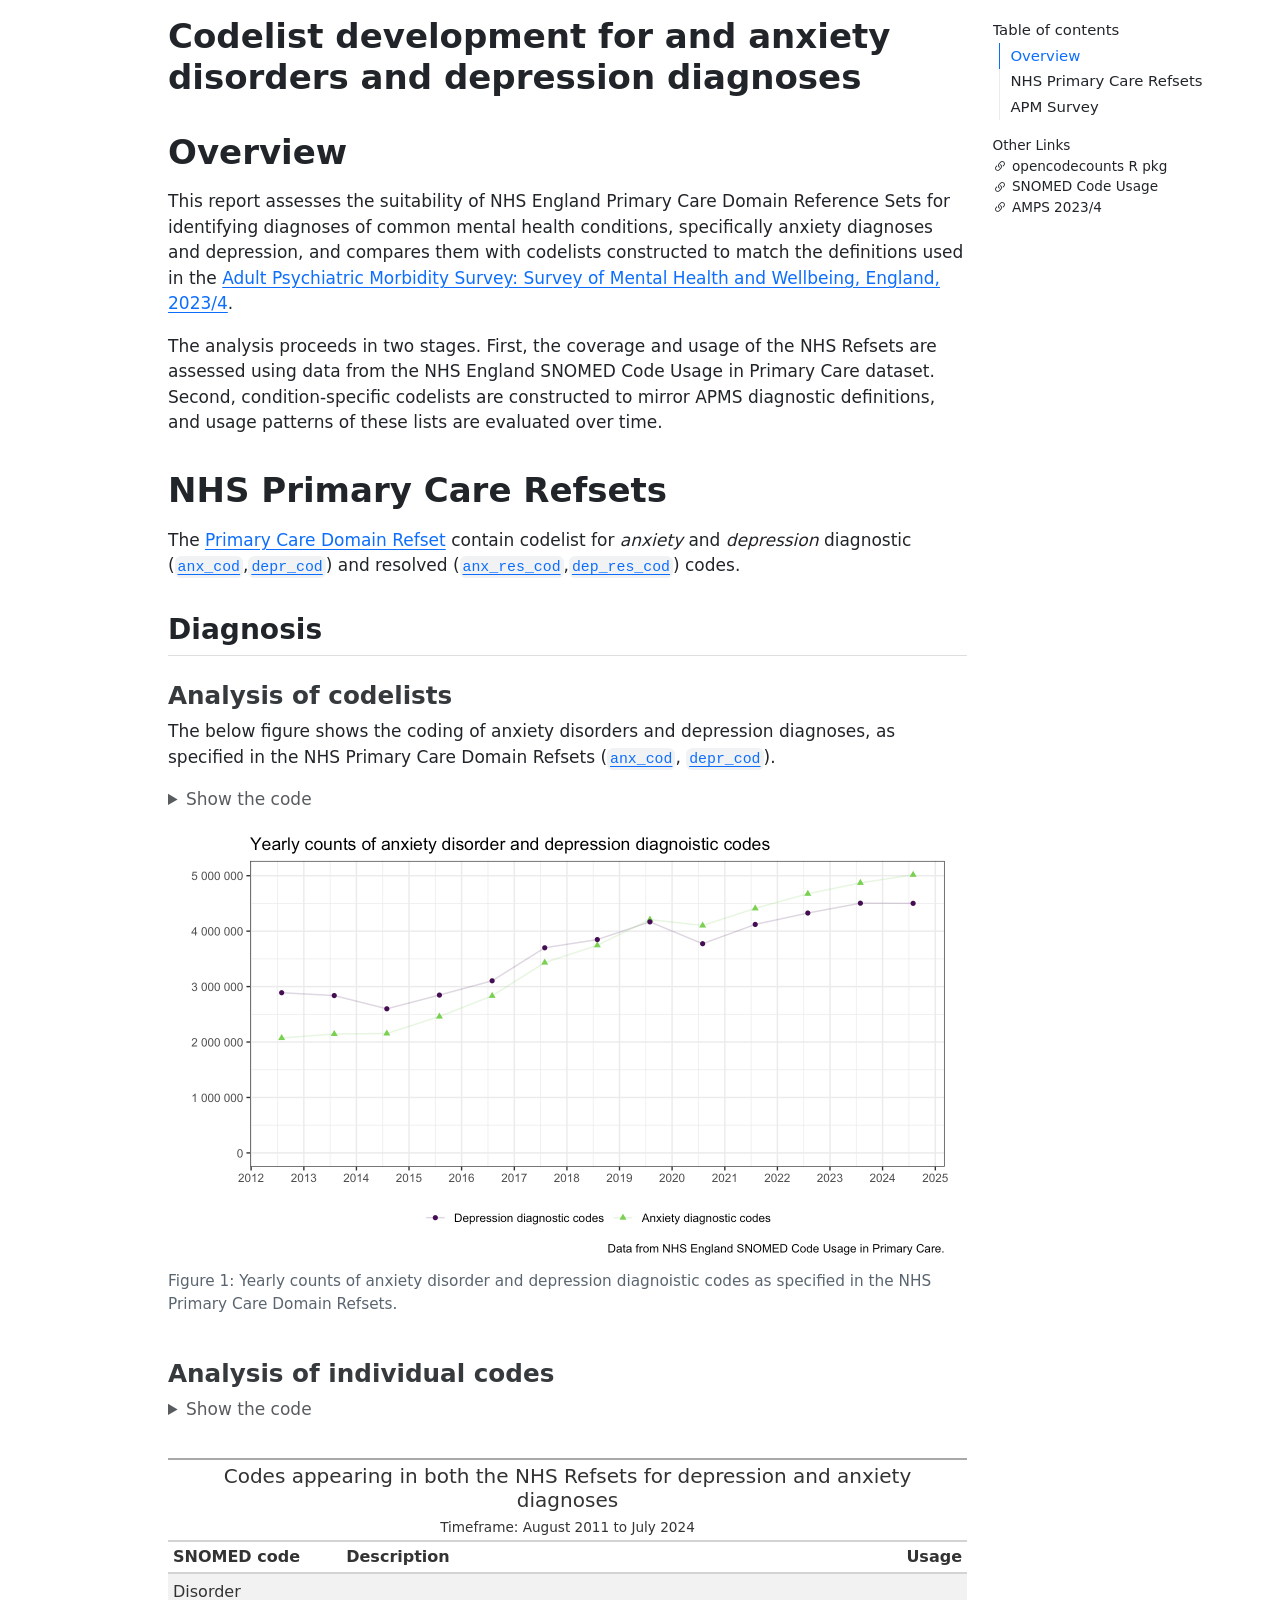
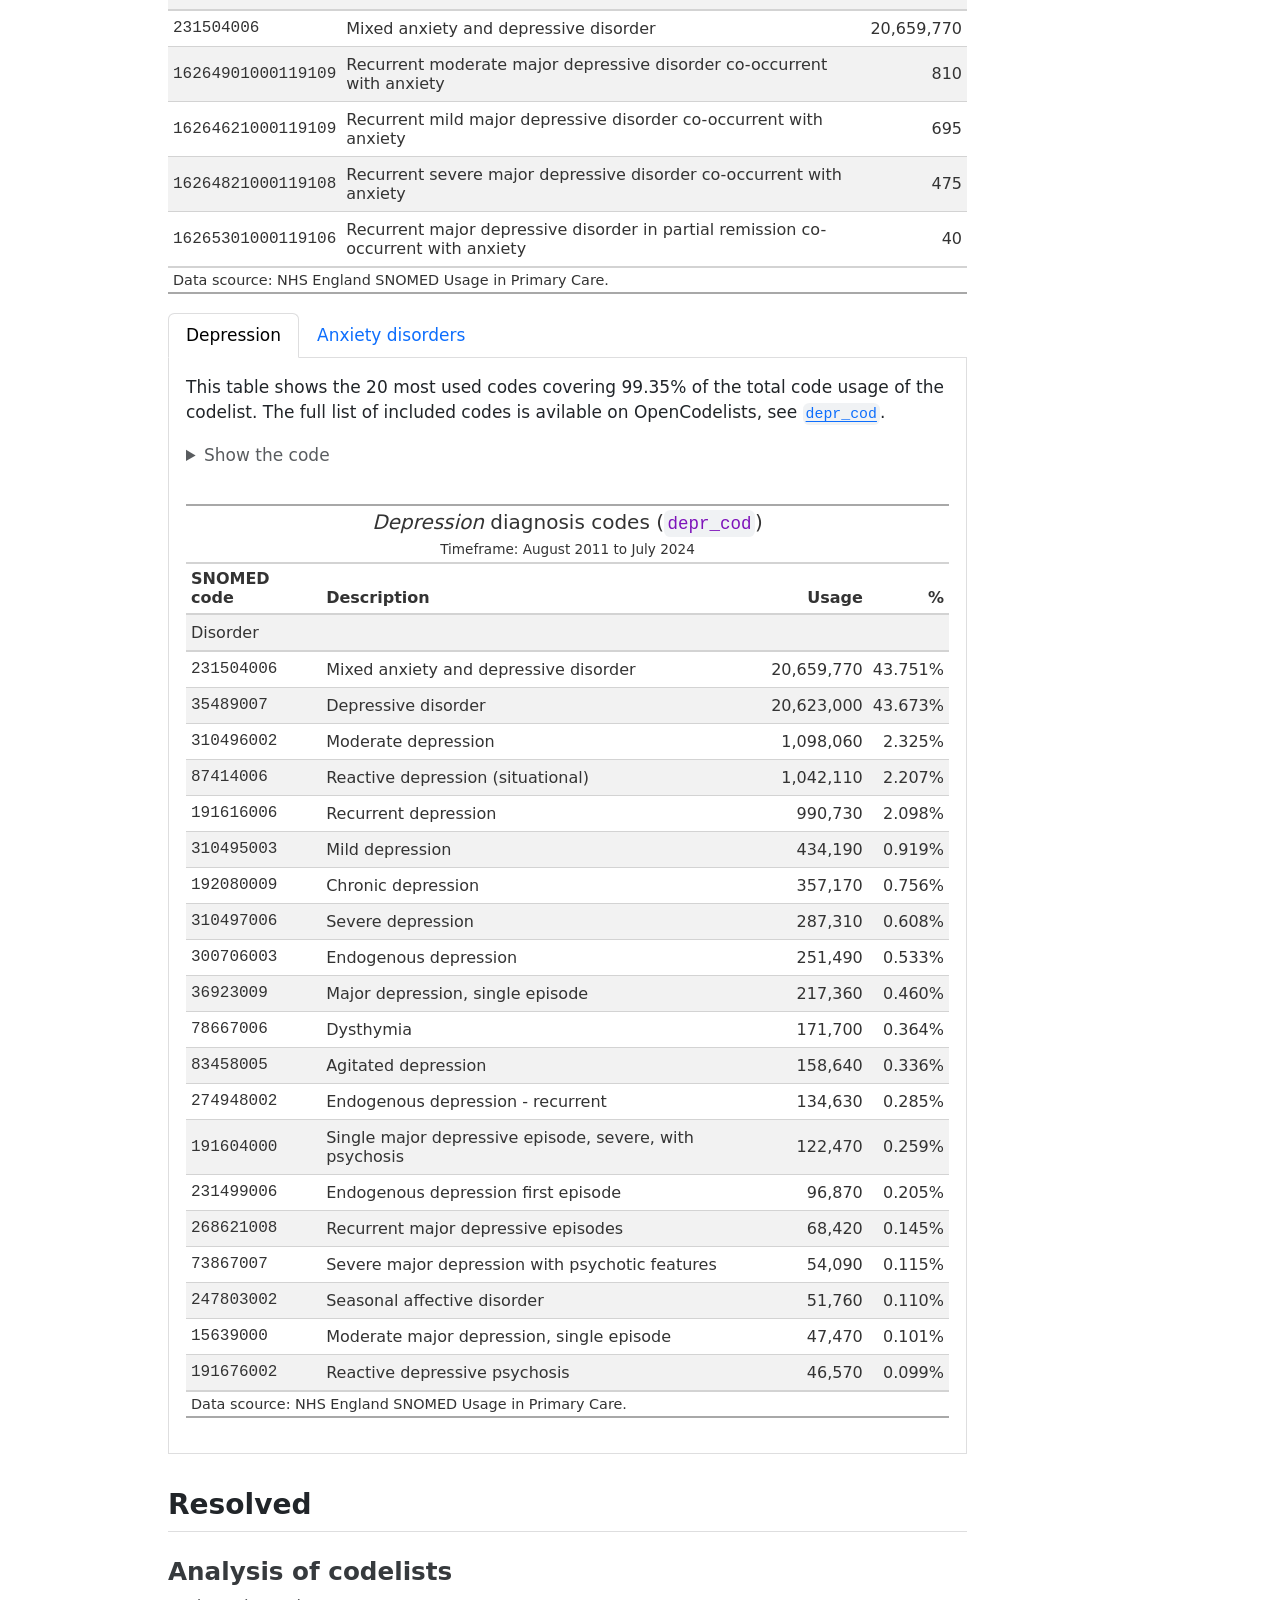
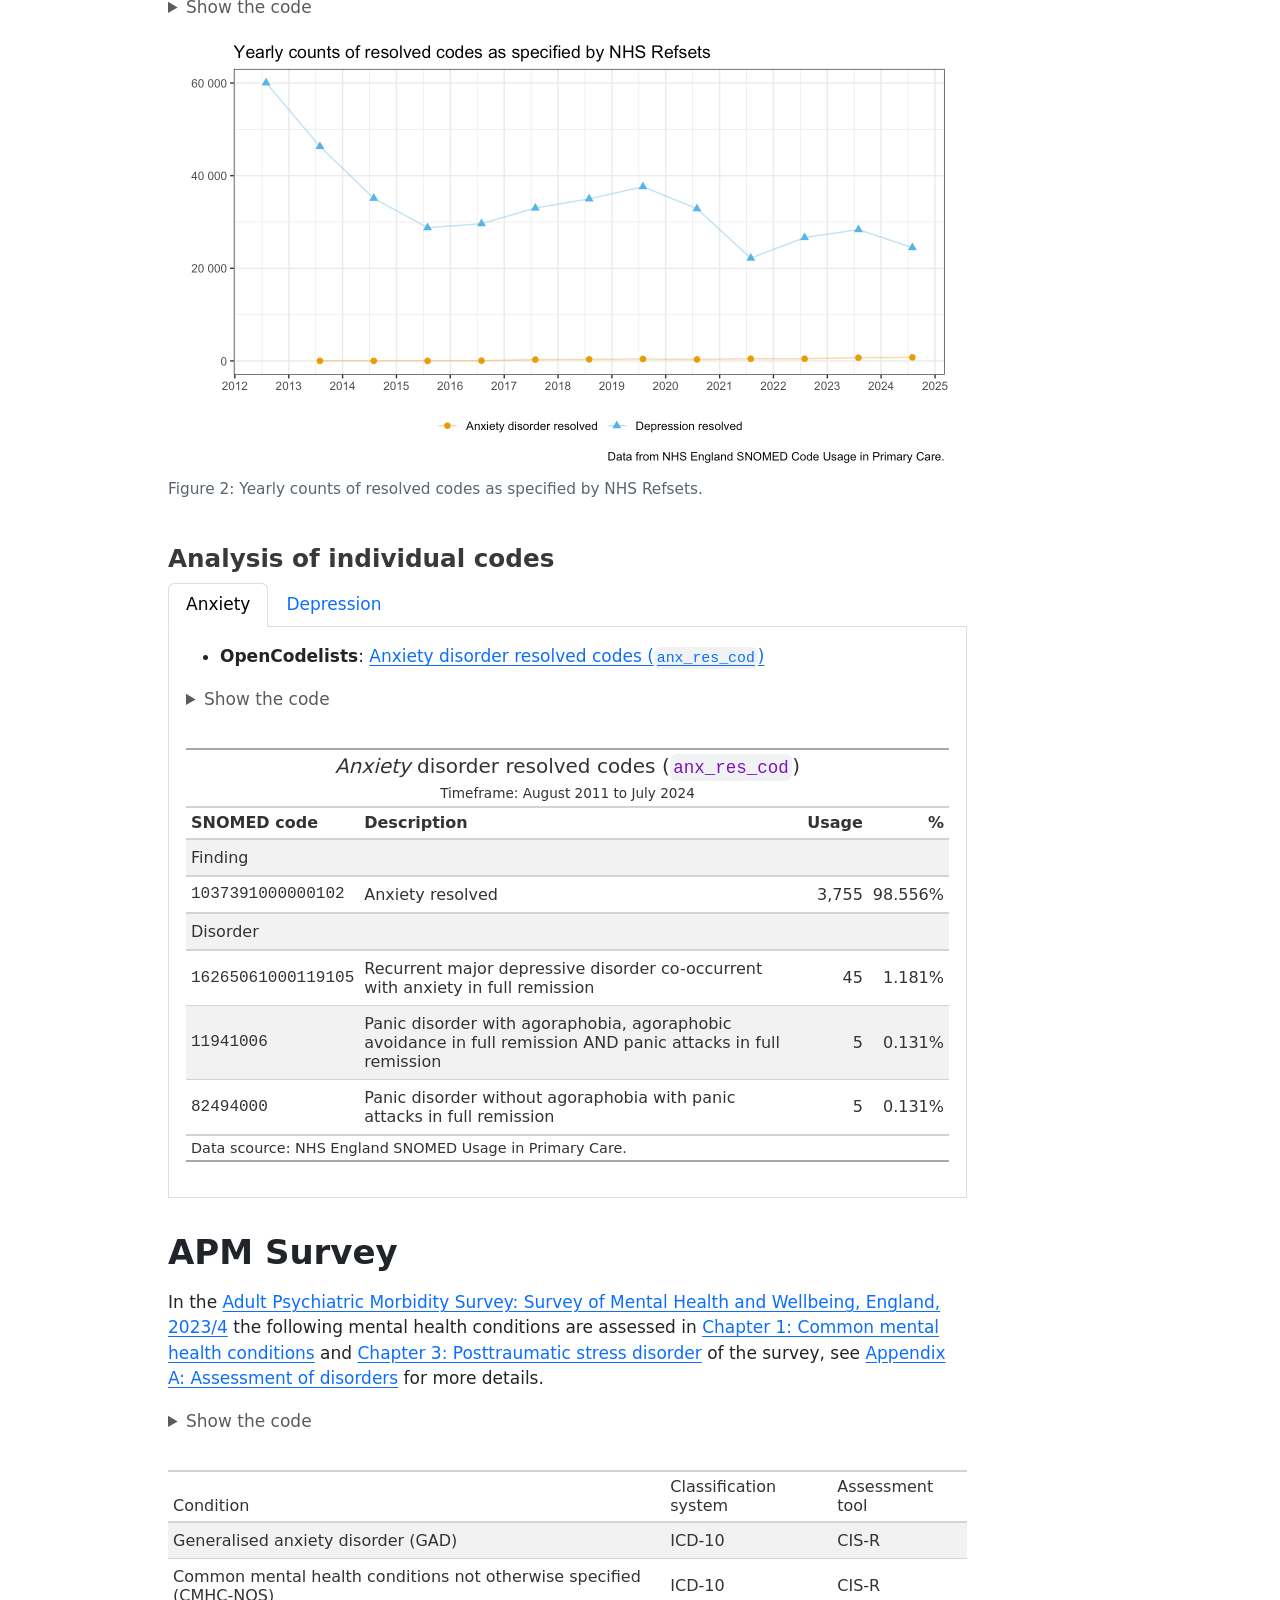
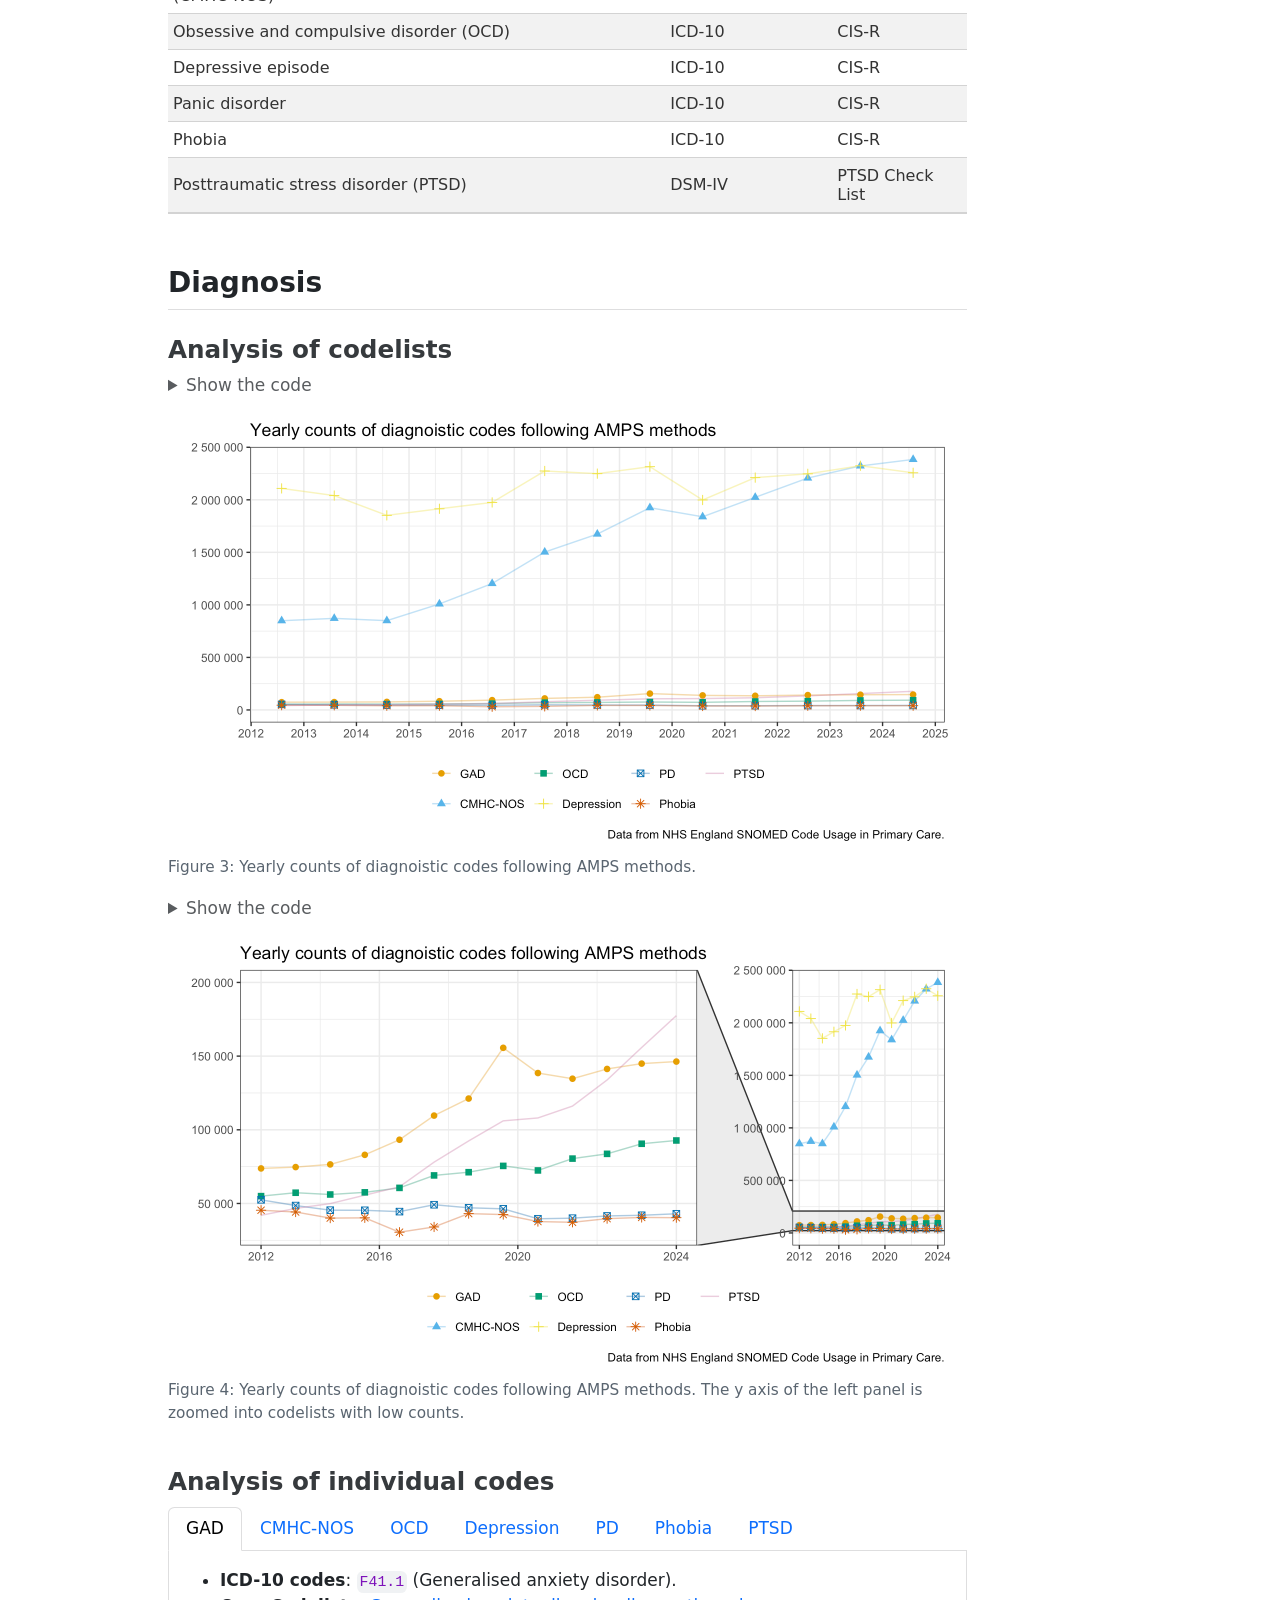
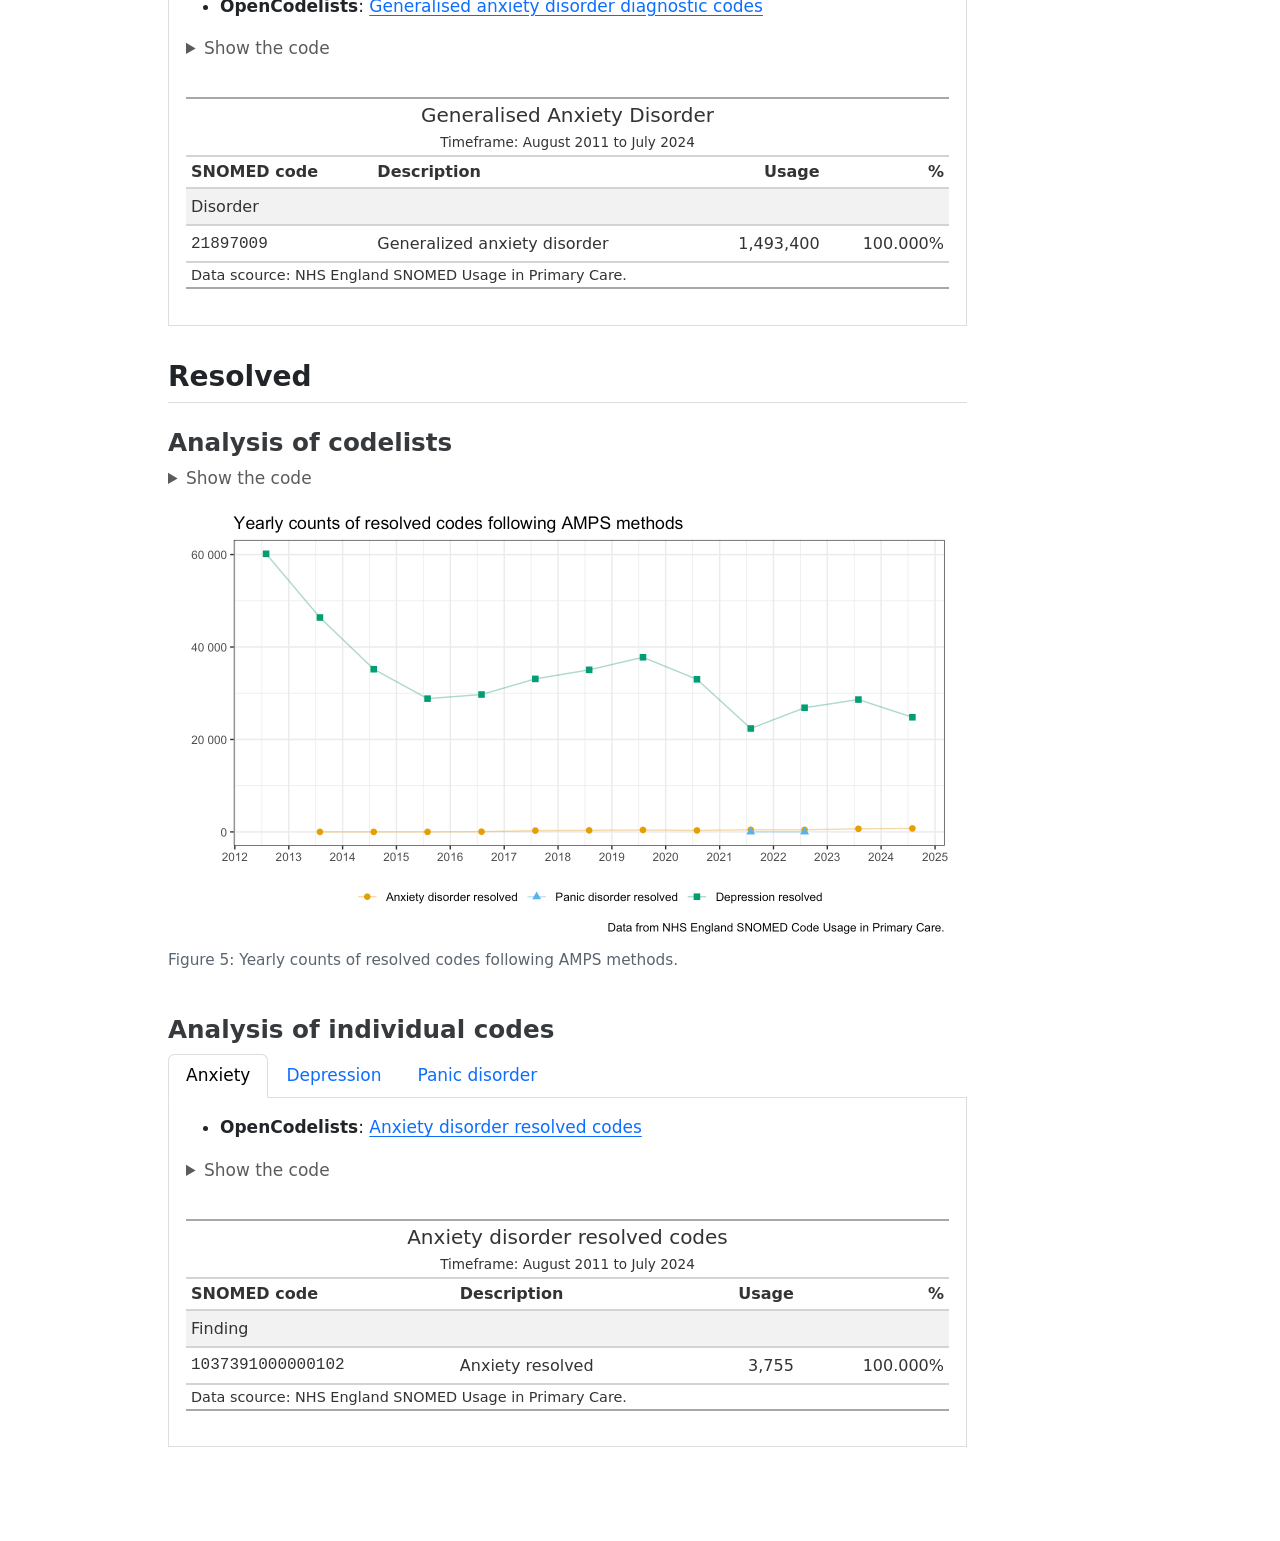
<file: index.html>
<!DOCTYPE html>
<html xmlns="http://www.w3.org/1999/xhtml" lang="en" xml:lang="en"><head>

<meta charset="utf-8">
<meta name="generator" content="quarto-1.8.24">

<meta name="viewport" content="width=device-width, initial-scale=1.0, user-scalable=yes">


<title>Codelist development for and anxiety disorders and depression diagnoses</title>
<style>
code{white-space: pre-wrap;}
span.smallcaps{font-variant: small-caps;}
div.columns{display: flex; gap: min(4vw, 1.5em);}
div.column{flex: auto; overflow-x: auto;}
div.hanging-indent{margin-left: 1.5em; text-indent: -1.5em;}
ul.task-list{list-style: none;}
ul.task-list li input[type="checkbox"] {
  width: 0.8em;
  margin: 0 0.8em 0.2em -1em; /* quarto-specific, see https://github.com/quarto-dev/quarto-cli/issues/4556 */ 
  vertical-align: middle;
}
/* CSS for syntax highlighting */
html { -webkit-text-size-adjust: 100%; }
pre > code.sourceCode { white-space: pre; position: relative; }
pre > code.sourceCode > span { display: inline-block; line-height: 1.25; }
pre > code.sourceCode > span:empty { height: 1.2em; }
.sourceCode { overflow: visible; }
code.sourceCode > span { color: inherit; text-decoration: inherit; }
div.sourceCode { margin: 1em 0; }
pre.sourceCode { margin: 0; }
@media screen {
div.sourceCode { overflow: auto; }
}
@media print {
pre > code.sourceCode { white-space: pre-wrap; }
pre > code.sourceCode > span { text-indent: -5em; padding-left: 5em; }
}
pre.numberSource code
  { counter-reset: source-line 0; }
pre.numberSource code > span
  { position: relative; left: -4em; counter-increment: source-line; }
pre.numberSource code > span > a:first-child::before
  { content: counter(source-line);
    position: relative; left: -1em; text-align: right; vertical-align: baseline;
    border: none; display: inline-block;
    -webkit-touch-callout: none; -webkit-user-select: none;
    -khtml-user-select: none; -moz-user-select: none;
    -ms-user-select: none; user-select: none;
    padding: 0 4px; width: 4em;
  }
pre.numberSource { margin-left: 3em;  padding-left: 4px; }
div.sourceCode
  {   }
@media screen {
pre > code.sourceCode > span > a:first-child::before { text-decoration: underline; }
}
</style>


<script src="anx_dep_dx_cod_devel_files/libs/clipboard/clipboard.min.js"></script>
<script src="anx_dep_dx_cod_devel_files/libs/quarto-html/quarto.js" type="module"></script>
<script src="anx_dep_dx_cod_devel_files/libs/quarto-html/tabsets/tabsets.js" type="module"></script>
<script src="anx_dep_dx_cod_devel_files/libs/quarto-html/axe/axe-check.js" type="module"></script>
<script src="anx_dep_dx_cod_devel_files/libs/quarto-html/popper.min.js"></script>
<script src="anx_dep_dx_cod_devel_files/libs/quarto-html/tippy.umd.min.js"></script>
<script src="anx_dep_dx_cod_devel_files/libs/quarto-html/anchor.min.js"></script>
<link href="anx_dep_dx_cod_devel_files/libs/quarto-html/tippy.css" rel="stylesheet">
<link href="anx_dep_dx_cod_devel_files/libs/quarto-html/quarto-syntax-highlighting-dc55a5b9e770e841cd82e46aadbfb9b0.css" rel="stylesheet" id="quarto-text-highlighting-styles">
<script src="anx_dep_dx_cod_devel_files/libs/bootstrap/bootstrap.min.js"></script>
<link href="anx_dep_dx_cod_devel_files/libs/bootstrap/bootstrap-icons.css" rel="stylesheet">
<link href="anx_dep_dx_cod_devel_files/libs/bootstrap/bootstrap-d6a003b94517c951b2d65075d42fb01b.min.css" rel="stylesheet" append-hash="true" id="quarto-bootstrap" data-mode="light">


</head>

<body class="quarto-light">

<div id="quarto-content" class="page-columns page-rows-contents page-layout-article">
<div id="quarto-margin-sidebar" class="sidebar margin-sidebar">
  <nav id="TOC" role="doc-toc" class="toc-active">
    <h2 id="toc-title">Table of contents</h2>
   
  <ul class="collapse">
  <li><a href="#overview" id="toc-overview" class="nav-link active" data-scroll-target="#overview">Overview</a></li>
  <li><a href="#nhs-primary-care-refsets" id="toc-nhs-primary-care-refsets" class="nav-link" data-scroll-target="#nhs-primary-care-refsets">NHS Primary Care Refsets</a>
  <ul class="collapse">
  <li><a href="#diagnosis" id="toc-diagnosis" class="nav-link" data-scroll-target="#diagnosis">Diagnosis</a></li>
  <li><a href="#resolved" id="toc-resolved" class="nav-link" data-scroll-target="#resolved">Resolved</a></li>
  </ul></li>
  <li><a href="#apm-survey" id="toc-apm-survey" class="nav-link" data-scroll-target="#apm-survey">APM Survey</a>
  <ul class="collapse">
  <li><a href="#diagnosis-1" id="toc-diagnosis-1" class="nav-link" data-scroll-target="#diagnosis-1">Diagnosis</a></li>
  <li><a href="#resolved-1" id="toc-resolved-1" class="nav-link" data-scroll-target="#resolved-1">Resolved</a></li>
  </ul></li>
  </ul>
<div class="quarto-other-links"><h2>Other Links</h2><ul><li><a href="https://bennettoxford.github.io/opencodecounts/"><i class="bi bi-link-45deg"></i>opencodecounts R pkg</a></li><li><a href="https://digital.nhs.uk/data-and-information/publications/statistical/mi-snomed-code-usage-in-primary-care"><i class="bi bi-link-45deg"></i>SNOMED Code Usage</a></li><li><a href="https://digital.nhs.uk/data-and-information/publications/statistical/adult-psychiatric-morbidity-survey/survey-of-mental-health-and-wellbeing-england-2023-24"><i class="bi bi-link-45deg"></i>AMPS 2023/4</a></li></ul></div></nav>
</div>
<main class="content" id="quarto-document-content">

<header id="title-block-header" class="quarto-title-block default">
<div class="quarto-title">
<h1 class="title">Codelist development for and anxiety disorders and depression diagnoses</h1>
</div>



<div class="quarto-title-meta">

    
  
    
  </div>
  


</header>


<section id="overview" class="level1">
<h1>Overview</h1>
<p>This report assesses the suitability of NHS England Primary Care Domain Reference Sets for identifying diagnoses of common mental health conditions, specifically anxiety diagnoses and depression, and compares them with codelists constructed to match the definitions used in the <a href="https://digital.nhs.uk/data-and-information/publications/statistical/adult-psychiatric-morbidity-survey/survey-of-mental-health-and-wellbeing-england-2023-24">Adult Psychiatric Morbidity Survey: Survey of Mental Health and Wellbeing, England, 2023/4</a>.</p>
<p>The analysis proceeds in two stages. First, the coverage and usage of the NHS Refsets are assessed using data from the NHS England SNOMED Code Usage in Primary Care dataset. Second, condition-specific codelists are constructed to mirror APMS diagnostic definitions, and usage patterns of these lists are evaluated over time.</p>
</section>
<section id="nhs-primary-care-refsets" class="level1">
<h1>NHS Primary Care Refsets</h1>
<p>The <a href="https://digital.nhs.uk/data-and-information/data-collections-and-data-sets/data-collections/quality-and-outcomes-framework-qof/quality-and-outcome-framework-qof-business-rules/primary-care-domain-reference-set-portal">Primary Care Domain Refset</a> contain codelist for <em>anxiety</em> and <em>depression</em> diagnostic (<a href="https://www.opencodelists.org/codelist/nhsd-primary-care-domain-refsets/anxiety-diagnostic-codes/20241205/"><code>anx_cod</code></a>,<a href="https://www.opencodelists.org/codelist/nhsd-primary-care-domain-refsets/depr_cod/20241205/"><code>depr_cod</code></a>) and resolved (<a href="https://www.opencodelists.org/codelist/nhsd-primary-care-domain-refsets/anxres_cod/20250627/"><code>anx_res_cod</code></a>,<a href="https://www.opencodelists.org/codelist/nhsd-primary-care-domain-refsets/depres_cod/20250627/"><code>dep_res_cod</code></a>) codes.</p>
<section id="diagnosis" class="level2">
<h2 class="anchored" data-anchor-id="diagnosis">Diagnosis</h2>
<section id="analysis-of-codelists" class="level3">
<h3 class="anchored" data-anchor-id="analysis-of-codelists">Analysis of codelists</h3>
<p>The below figure shows the coding of anxiety disorders and depression diagnoses, as specified in the NHS Primary Care Domain Refsets (<a href="https://www.opencodelists.org/codelist/nhsd-primary-care-domain-refsets/anxiety-diagnostic-codes/20241205/"><code>anx_cod</code></a>, <a href="https://www.opencodelists.org/codelist/nhsd-primary-care-domain-refsets/depr_cod/20241205/"><code>depr_cod</code></a>).</p>
<div class="cell">
<details class="code-fold">
<summary>Show the code</summary>
<div class="code-copy-outer-scaffold"><div class="sourceCode cell-code" id="cb1"><pre class="sourceCode r code-with-copy"><code class="sourceCode r"><span id="cb1-1"><a href="#cb1-1" aria-hidden="true" tabindex="-1"></a>anx_cod_depr_cod_usage <span class="ot">&lt;-</span> snomed_usage <span class="sc">|&gt;</span> </span>
<span id="cb1-2"><a href="#cb1-2" aria-hidden="true" tabindex="-1"></a>  <span class="fu">mutate</span>(</span>
<span id="cb1-3"><a href="#cb1-3" aria-hidden="true" tabindex="-1"></a>    <span class="at">depr_cod =</span> snomed_code <span class="sc">%in%</span> depr_cod<span class="sc">$</span>code,</span>
<span id="cb1-4"><a href="#cb1-4" aria-hidden="true" tabindex="-1"></a>    <span class="at">anx_cod =</span> snomed_code <span class="sc">%in%</span> anx_cod<span class="sc">$</span>code</span>
<span id="cb1-5"><a href="#cb1-5" aria-hidden="true" tabindex="-1"></a>    ) <span class="sc">|&gt;</span> </span>
<span id="cb1-6"><a href="#cb1-6" aria-hidden="true" tabindex="-1"></a>  <span class="fu">pivot_longer</span>(</span>
<span id="cb1-7"><a href="#cb1-7" aria-hidden="true" tabindex="-1"></a>    <span class="at">cols =</span> <span class="fu">c</span>(depr_cod, anx_cod),</span>
<span id="cb1-8"><a href="#cb1-8" aria-hidden="true" tabindex="-1"></a>    <span class="at">names_to =</span> <span class="st">"codelist"</span>) <span class="sc">|&gt;</span> </span>
<span id="cb1-9"><a href="#cb1-9" aria-hidden="true" tabindex="-1"></a>  <span class="fu">filter</span>(value <span class="sc">==</span> <span class="cn">TRUE</span>) <span class="sc">|&gt;</span> </span>
<span id="cb1-10"><a href="#cb1-10" aria-hidden="true" tabindex="-1"></a>  <span class="fu">group_by</span>(end_date, codelist) <span class="sc">|&gt;</span> </span>
<span id="cb1-11"><a href="#cb1-11" aria-hidden="true" tabindex="-1"></a>  <span class="fu">summarise</span>(<span class="at">count =</span> <span class="fu">sum</span>(usage, <span class="at">na.rm =</span> <span class="cn">TRUE</span>))</span>
<span id="cb1-12"><a href="#cb1-12" aria-hidden="true" tabindex="-1"></a></span>
<span id="cb1-13"><a href="#cb1-13" aria-hidden="true" tabindex="-1"></a>fig_depr_anx_cod_trends <span class="ot">&lt;-</span> anx_cod_depr_cod_usage <span class="sc">|&gt;</span> </span>
<span id="cb1-14"><a href="#cb1-14" aria-hidden="true" tabindex="-1"></a>  <span class="fu">mutate</span>(<span class="at">codelist =</span> <span class="fu">factor</span>(</span>
<span id="cb1-15"><a href="#cb1-15" aria-hidden="true" tabindex="-1"></a>    codelist,</span>
<span id="cb1-16"><a href="#cb1-16" aria-hidden="true" tabindex="-1"></a>    <span class="at">levels =</span> <span class="fu">c</span>(<span class="st">"depr_cod"</span>, <span class="st">"anx_cod"</span>), </span>
<span id="cb1-17"><a href="#cb1-17" aria-hidden="true" tabindex="-1"></a>    <span class="at">labels =</span> <span class="fu">c</span>(<span class="st">"Depression diagnostic codes"</span>, <span class="st">"Anxiety diagnostic codes"</span>))) <span class="sc">|&gt;</span> </span>
<span id="cb1-18"><a href="#cb1-18" aria-hidden="true" tabindex="-1"></a>  <span class="fu">ggplot</span>(</span>
<span id="cb1-19"><a href="#cb1-19" aria-hidden="true" tabindex="-1"></a>      <span class="fu">aes</span>(</span>
<span id="cb1-20"><a href="#cb1-20" aria-hidden="true" tabindex="-1"></a>        <span class="at">y =</span> count,</span>
<span id="cb1-21"><a href="#cb1-21" aria-hidden="true" tabindex="-1"></a>        <span class="at">x =</span> end_date,</span>
<span id="cb1-22"><a href="#cb1-22" aria-hidden="true" tabindex="-1"></a>        <span class="at">colour =</span> codelist,</span>
<span id="cb1-23"><a href="#cb1-23" aria-hidden="true" tabindex="-1"></a>        <span class="at">shape =</span> codelist</span>
<span id="cb1-24"><a href="#cb1-24" aria-hidden="true" tabindex="-1"></a>      )</span>
<span id="cb1-25"><a href="#cb1-25" aria-hidden="true" tabindex="-1"></a>    ) <span class="sc">+</span></span>
<span id="cb1-26"><a href="#cb1-26" aria-hidden="true" tabindex="-1"></a>    <span class="fu">geom_line</span>(<span class="at">alpha =</span> <span class="fl">0.2</span>) <span class="sc">+</span></span>
<span id="cb1-27"><a href="#cb1-27" aria-hidden="true" tabindex="-1"></a>    <span class="fu">geom_point</span>() <span class="sc">+</span></span>
<span id="cb1-28"><a href="#cb1-28" aria-hidden="true" tabindex="-1"></a>    <span class="fu">labs</span>(</span>
<span id="cb1-29"><a href="#cb1-29" aria-hidden="true" tabindex="-1"></a>      <span class="at">title =</span> <span class="st">"Yearly counts of anxiety disorder and depression diagnoistic codes"</span>,</span>
<span id="cb1-30"><a href="#cb1-30" aria-hidden="true" tabindex="-1"></a>      <span class="at">x =</span> <span class="cn">NULL</span>,</span>
<span id="cb1-31"><a href="#cb1-31" aria-hidden="true" tabindex="-1"></a>      <span class="at">y =</span> <span class="cn">NULL</span>,</span>
<span id="cb1-32"><a href="#cb1-32" aria-hidden="true" tabindex="-1"></a>      <span class="at">colour =</span> <span class="cn">NULL</span>,</span>
<span id="cb1-33"><a href="#cb1-33" aria-hidden="true" tabindex="-1"></a>      <span class="at">shape =</span> <span class="cn">NULL</span>,</span>
<span id="cb1-34"><a href="#cb1-34" aria-hidden="true" tabindex="-1"></a>      <span class="at">caption =</span> <span class="st">"Data from NHS England SNOMED Code Usage in Primary Care."</span></span>
<span id="cb1-35"><a href="#cb1-35" aria-hidden="true" tabindex="-1"></a>    ) <span class="sc">+</span></span>
<span id="cb1-36"><a href="#cb1-36" aria-hidden="true" tabindex="-1"></a>    <span class="fu">scale_x_date</span>(</span>
<span id="cb1-37"><a href="#cb1-37" aria-hidden="true" tabindex="-1"></a>      <span class="at">date_breaks =</span> <span class="st">"1 year"</span>,</span>
<span id="cb1-38"><a href="#cb1-38" aria-hidden="true" tabindex="-1"></a>      <span class="at">labels =</span> <span class="fu">label_date_short</span>()</span>
<span id="cb1-39"><a href="#cb1-39" aria-hidden="true" tabindex="-1"></a>    ) <span class="sc">+</span></span>
<span id="cb1-40"><a href="#cb1-40" aria-hidden="true" tabindex="-1"></a>    <span class="fu">scale_y_continuous</span>(</span>
<span id="cb1-41"><a href="#cb1-41" aria-hidden="true" tabindex="-1"></a>      <span class="at">labels =</span> <span class="fu">label_number</span>(<span class="at">accuracy =</span> <span class="dv">1</span>),</span>
<span id="cb1-42"><a href="#cb1-42" aria-hidden="true" tabindex="-1"></a>      <span class="at">limits =</span> <span class="fu">c</span>(<span class="dv">0</span>, <span class="cn">NA</span>)</span>
<span id="cb1-43"><a href="#cb1-43" aria-hidden="true" tabindex="-1"></a>    ) <span class="sc">+</span></span>
<span id="cb1-44"><a href="#cb1-44" aria-hidden="true" tabindex="-1"></a>    <span class="fu">theme_bw</span>() <span class="sc">+</span></span>
<span id="cb1-45"><a href="#cb1-45" aria-hidden="true" tabindex="-1"></a>    <span class="fu">theme</span>(<span class="at">legend.position =</span> <span class="st">"bottom"</span>) <span class="sc">+</span></span>
<span id="cb1-46"><a href="#cb1-46" aria-hidden="true" tabindex="-1"></a>    <span class="fu">scale_colour_viridis_d</span>(<span class="at">end =</span> .<span class="dv">8</span>)</span>
<span id="cb1-47"><a href="#cb1-47" aria-hidden="true" tabindex="-1"></a></span>
<span id="cb1-48"><a href="#cb1-48" aria-hidden="true" tabindex="-1"></a><span class="fu">ggsave</span>(</span>
<span id="cb1-49"><a href="#cb1-49" aria-hidden="true" tabindex="-1"></a>  <span class="at">filename =</span> <span class="fu">here</span>(<span class="st">"output"</span>, <span class="st">"figures"</span>, <span class="st">"cod_devel"</span>, <span class="st">"dx"</span>, <span class="st">"fig_depr_anx_cod_trends.png"</span>),</span>
<span id="cb1-50"><a href="#cb1-50" aria-hidden="true" tabindex="-1"></a>  fig_depr_anx_cod_trends,</span>
<span id="cb1-51"><a href="#cb1-51" aria-hidden="true" tabindex="-1"></a>  <span class="at">height =</span> <span class="dv">4</span>,</span>
<span id="cb1-52"><a href="#cb1-52" aria-hidden="true" tabindex="-1"></a>  <span class="at">width =</span> <span class="dv">8</span></span>
<span id="cb1-53"><a href="#cb1-53" aria-hidden="true" tabindex="-1"></a>)</span>
<span id="cb1-54"><a href="#cb1-54" aria-hidden="true" tabindex="-1"></a></span>
<span id="cb1-55"><a href="#cb1-55" aria-hidden="true" tabindex="-1"></a>fig_depr_anx_cod_trends</span></code></pre></div><button title="Copy to Clipboard" class="code-copy-button"><i class="bi"></i></button></div>
</details>
<div class="cell-output-display">
<div id="fig-anx-dep-cod-trends" class="quarto-float quarto-figure quarto-figure-center anchored">
<figure class="quarto-float quarto-float-fig figure">
<div aria-describedby="fig-anx-dep-cod-trends-caption-0ceaefa1-69ba-4598-a22c-09a6ac19f8ca">
<img src="anx_dep_dx_cod_devel_files/figure-html/fig-anx-dep-cod-trends-1.png" class="img-fluid figure-img" width="768">
</div>
<figcaption class="quarto-float-caption-bottom quarto-float-caption quarto-float-fig" id="fig-anx-dep-cod-trends-caption-0ceaefa1-69ba-4598-a22c-09a6ac19f8ca">
Figure&nbsp;1: Yearly counts of anxiety disorder and depression diagnoistic codes as specified in the NHS Primary Care Domain Refsets.
</figcaption>
</figure>
</div>
</div>
</div>
</section>
<section id="analysis-of-individual-codes" class="level3">
<h3 class="anchored" data-anchor-id="analysis-of-individual-codes">Analysis of individual codes</h3>
<div class="cell">
<details class="code-fold">
<summary>Show the code</summary>
<div class="code-copy-outer-scaffold"><div class="sourceCode cell-code" id="cb2"><pre class="sourceCode r code-with-copy"><code class="sourceCode r"><span id="cb2-1"><a href="#cb2-1" aria-hidden="true" tabindex="-1"></a>overlap <span class="ot">&lt;-</span> <span class="fu">intersect</span>(depr_cod<span class="sc">$</span>code, anx_cod<span class="sc">$</span>code)</span>
<span id="cb2-2"><a href="#cb2-2" aria-hidden="true" tabindex="-1"></a></span>
<span id="cb2-3"><a href="#cb2-3" aria-hidden="true" tabindex="-1"></a>snomed_usage <span class="sc">|&gt;</span> </span>
<span id="cb2-4"><a href="#cb2-4" aria-hidden="true" tabindex="-1"></a>  <span class="fu">filter</span>(snomed_code <span class="sc">%in%</span> overlap) <span class="sc">|&gt;</span> </span>
<span id="cb2-5"><a href="#cb2-5" aria-hidden="true" tabindex="-1"></a>  <span class="fu">get_semantic_tag</span>() <span class="sc">|&gt;</span> </span>
<span id="cb2-6"><a href="#cb2-6" aria-hidden="true" tabindex="-1"></a>  <span class="fu">summarise_code_counts</span>() <span class="sc">|&gt;</span> </span>
<span id="cb2-7"><a href="#cb2-7" aria-hidden="true" tabindex="-1"></a>  <span class="fu">create_table_sem_tag</span>(</span>
<span id="cb2-8"><a href="#cb2-8" aria-hidden="true" tabindex="-1"></a>    <span class="at">title =</span> <span class="fu">md</span>(<span class="st">"Codes appearing in both the NHS Refsets for depression and anxiety diagnoses"</span>),</span>
<span id="cb2-9"><a href="#cb2-9" aria-hidden="true" tabindex="-1"></a>    <span class="at">subtitle =</span> <span class="st">"Timeframe: August 2011 to July 2024"</span></span>
<span id="cb2-10"><a href="#cb2-10" aria-hidden="true" tabindex="-1"></a>  ) <span class="sc">|&gt;</span> </span>
<span id="cb2-11"><a href="#cb2-11" aria-hidden="true" tabindex="-1"></a>  <span class="fu">cols_hide</span>(ratio_usage)</span></code></pre></div><button title="Copy to Clipboard" class="code-copy-button"><i class="bi"></i></button></div>
</details>
<div class="cell-output-display">
<div id="nusysinzei" style="padding-left:0px;padding-right:0px;padding-top:10px;padding-bottom:10px;overflow-x:auto;overflow-y:auto;width:auto;height:auto;">
<style>#nusysinzei table {
  font-family: system-ui, 'Segoe UI', Roboto, Helvetica, Arial, sans-serif, 'Apple Color Emoji', 'Segoe UI Emoji', 'Segoe UI Symbol', 'Noto Color Emoji';
  -webkit-font-smoothing: antialiased;
  -moz-osx-font-smoothing: grayscale;
}

#nusysinzei thead, #nusysinzei tbody, #nusysinzei tfoot, #nusysinzei tr, #nusysinzei td, #nusysinzei th {
  border-style: none;
}

#nusysinzei p {
  margin: 0;
  padding: 0;
}

#nusysinzei .gt_table {
  display: table;
  border-collapse: collapse;
  line-height: normal;
  margin-left: auto;
  margin-right: auto;
  color: #333333;
  font-size: 16px;
  font-weight: normal;
  font-style: normal;
  background-color: #FFFFFF;
  width: 100%;
  border-top-style: solid;
  border-top-width: 2px;
  border-top-color: #A8A8A8;
  border-right-style: none;
  border-right-width: 2px;
  border-right-color: #D3D3D3;
  border-bottom-style: solid;
  border-bottom-width: 2px;
  border-bottom-color: #A8A8A8;
  border-left-style: none;
  border-left-width: 2px;
  border-left-color: #D3D3D3;
}

#nusysinzei .gt_caption {
  padding-top: 4px;
  padding-bottom: 4px;
}

#nusysinzei .gt_title {
  color: #333333;
  font-size: 125%;
  font-weight: initial;
  padding-top: 4px;
  padding-bottom: 4px;
  padding-left: 5px;
  padding-right: 5px;
  border-bottom-color: #FFFFFF;
  border-bottom-width: 0;
}

#nusysinzei .gt_subtitle {
  color: #333333;
  font-size: 85%;
  font-weight: initial;
  padding-top: 3px;
  padding-bottom: 5px;
  padding-left: 5px;
  padding-right: 5px;
  border-top-color: #FFFFFF;
  border-top-width: 0;
}

#nusysinzei .gt_heading {
  background-color: #FFFFFF;
  text-align: center;
  border-bottom-color: #FFFFFF;
  border-left-style: none;
  border-left-width: 1px;
  border-left-color: #D3D3D3;
  border-right-style: none;
  border-right-width: 1px;
  border-right-color: #D3D3D3;
}

#nusysinzei .gt_bottom_border {
  border-bottom-style: solid;
  border-bottom-width: 2px;
  border-bottom-color: #D3D3D3;
}

#nusysinzei .gt_col_headings {
  border-top-style: solid;
  border-top-width: 2px;
  border-top-color: #D3D3D3;
  border-bottom-style: solid;
  border-bottom-width: 2px;
  border-bottom-color: #D3D3D3;
  border-left-style: none;
  border-left-width: 1px;
  border-left-color: #D3D3D3;
  border-right-style: none;
  border-right-width: 1px;
  border-right-color: #D3D3D3;
}

#nusysinzei .gt_col_heading {
  color: #333333;
  background-color: #FFFFFF;
  font-size: 100%;
  font-weight: normal;
  text-transform: inherit;
  border-left-style: none;
  border-left-width: 1px;
  border-left-color: #D3D3D3;
  border-right-style: none;
  border-right-width: 1px;
  border-right-color: #D3D3D3;
  vertical-align: bottom;
  padding-top: 5px;
  padding-bottom: 6px;
  padding-left: 5px;
  padding-right: 5px;
  overflow-x: hidden;
}

#nusysinzei .gt_column_spanner_outer {
  color: #333333;
  background-color: #FFFFFF;
  font-size: 100%;
  font-weight: normal;
  text-transform: inherit;
  padding-top: 0;
  padding-bottom: 0;
  padding-left: 4px;
  padding-right: 4px;
}

#nusysinzei .gt_column_spanner_outer:first-child {
  padding-left: 0;
}

#nusysinzei .gt_column_spanner_outer:last-child {
  padding-right: 0;
}

#nusysinzei .gt_column_spanner {
  border-bottom-style: solid;
  border-bottom-width: 2px;
  border-bottom-color: #D3D3D3;
  vertical-align: bottom;
  padding-top: 5px;
  padding-bottom: 5px;
  overflow-x: hidden;
  display: inline-block;
  width: 100%;
}

#nusysinzei .gt_spanner_row {
  border-bottom-style: hidden;
}

#nusysinzei .gt_group_heading {
  padding-top: 8px;
  padding-bottom: 8px;
  padding-left: 5px;
  padding-right: 5px;
  color: #333333;
  background-color: #FFFFFF;
  font-size: 100%;
  font-weight: initial;
  text-transform: inherit;
  border-top-style: solid;
  border-top-width: 2px;
  border-top-color: #D3D3D3;
  border-bottom-style: solid;
  border-bottom-width: 2px;
  border-bottom-color: #D3D3D3;
  border-left-style: none;
  border-left-width: 1px;
  border-left-color: #D3D3D3;
  border-right-style: none;
  border-right-width: 1px;
  border-right-color: #D3D3D3;
  vertical-align: middle;
  text-align: left;
}

#nusysinzei .gt_empty_group_heading {
  padding: 0.5px;
  color: #333333;
  background-color: #FFFFFF;
  font-size: 100%;
  font-weight: initial;
  border-top-style: solid;
  border-top-width: 2px;
  border-top-color: #D3D3D3;
  border-bottom-style: solid;
  border-bottom-width: 2px;
  border-bottom-color: #D3D3D3;
  vertical-align: middle;
}

#nusysinzei .gt_from_md > :first-child {
  margin-top: 0;
}

#nusysinzei .gt_from_md > :last-child {
  margin-bottom: 0;
}

#nusysinzei .gt_row {
  padding-top: 8px;
  padding-bottom: 8px;
  padding-left: 5px;
  padding-right: 5px;
  margin: 10px;
  border-top-style: solid;
  border-top-width: 1px;
  border-top-color: #D3D3D3;
  border-left-style: none;
  border-left-width: 1px;
  border-left-color: #D3D3D3;
  border-right-style: none;
  border-right-width: 1px;
  border-right-color: #D3D3D3;
  vertical-align: middle;
  overflow-x: hidden;
}

#nusysinzei .gt_stub {
  color: #333333;
  background-color: #FFFFFF;
  font-size: 100%;
  font-weight: initial;
  text-transform: inherit;
  border-right-style: solid;
  border-right-width: 2px;
  border-right-color: #D3D3D3;
  padding-left: 5px;
  padding-right: 5px;
}

#nusysinzei .gt_stub_row_group {
  color: #333333;
  background-color: #FFFFFF;
  font-size: 100%;
  font-weight: initial;
  text-transform: inherit;
  border-right-style: solid;
  border-right-width: 2px;
  border-right-color: #D3D3D3;
  padding-left: 5px;
  padding-right: 5px;
  vertical-align: top;
}

#nusysinzei .gt_row_group_first td {
  border-top-width: 2px;
}

#nusysinzei .gt_row_group_first th {
  border-top-width: 2px;
}

#nusysinzei .gt_summary_row {
  color: #333333;
  background-color: #FFFFFF;
  text-transform: inherit;
  padding-top: 8px;
  padding-bottom: 8px;
  padding-left: 5px;
  padding-right: 5px;
}

#nusysinzei .gt_first_summary_row {
  border-top-style: solid;
  border-top-color: #D3D3D3;
}

#nusysinzei .gt_first_summary_row.thick {
  border-top-width: 2px;
}

#nusysinzei .gt_last_summary_row {
  padding-top: 8px;
  padding-bottom: 8px;
  padding-left: 5px;
  padding-right: 5px;
  border-bottom-style: solid;
  border-bottom-width: 2px;
  border-bottom-color: #D3D3D3;
}

#nusysinzei .gt_grand_summary_row {
  color: #333333;
  background-color: #FFFFFF;
  text-transform: inherit;
  padding-top: 8px;
  padding-bottom: 8px;
  padding-left: 5px;
  padding-right: 5px;
}

#nusysinzei .gt_first_grand_summary_row {
  padding-top: 8px;
  padding-bottom: 8px;
  padding-left: 5px;
  padding-right: 5px;
  border-top-style: double;
  border-top-width: 6px;
  border-top-color: #D3D3D3;
}

#nusysinzei .gt_last_grand_summary_row_top {
  padding-top: 8px;
  padding-bottom: 8px;
  padding-left: 5px;
  padding-right: 5px;
  border-bottom-style: double;
  border-bottom-width: 6px;
  border-bottom-color: #D3D3D3;
}

#nusysinzei .gt_striped {
  background-color: rgba(128, 128, 128, 0.05);
}

#nusysinzei .gt_table_body {
  border-top-style: solid;
  border-top-width: 2px;
  border-top-color: #D3D3D3;
  border-bottom-style: solid;
  border-bottom-width: 2px;
  border-bottom-color: #D3D3D3;
}

#nusysinzei .gt_footnotes {
  color: #333333;
  background-color: #FFFFFF;
  border-bottom-style: none;
  border-bottom-width: 2px;
  border-bottom-color: #D3D3D3;
  border-left-style: none;
  border-left-width: 2px;
  border-left-color: #D3D3D3;
  border-right-style: none;
  border-right-width: 2px;
  border-right-color: #D3D3D3;
}

#nusysinzei .gt_footnote {
  margin: 0px;
  font-size: 90%;
  padding-top: 4px;
  padding-bottom: 4px;
  padding-left: 5px;
  padding-right: 5px;
}

#nusysinzei .gt_sourcenotes {
  color: #333333;
  background-color: #FFFFFF;
  border-bottom-style: none;
  border-bottom-width: 2px;
  border-bottom-color: #D3D3D3;
  border-left-style: none;
  border-left-width: 2px;
  border-left-color: #D3D3D3;
  border-right-style: none;
  border-right-width: 2px;
  border-right-color: #D3D3D3;
}

#nusysinzei .gt_sourcenote {
  font-size: 90%;
  padding-top: 4px;
  padding-bottom: 4px;
  padding-left: 5px;
  padding-right: 5px;
}

#nusysinzei .gt_left {
  text-align: left;
}

#nusysinzei .gt_center {
  text-align: center;
}

#nusysinzei .gt_right {
  text-align: right;
  font-variant-numeric: tabular-nums;
}

#nusysinzei .gt_font_normal {
  font-weight: normal;
}

#nusysinzei .gt_font_bold {
  font-weight: bold;
}

#nusysinzei .gt_font_italic {
  font-style: italic;
}

#nusysinzei .gt_super {
  font-size: 65%;
}

#nusysinzei .gt_footnote_marks {
  font-size: 75%;
  vertical-align: 0.4em;
  position: initial;
}

#nusysinzei .gt_asterisk {
  font-size: 100%;
  vertical-align: 0;
}

#nusysinzei .gt_indent_1 {
  text-indent: 5px;
}

#nusysinzei .gt_indent_2 {
  text-indent: 10px;
}

#nusysinzei .gt_indent_3 {
  text-indent: 15px;
}

#nusysinzei .gt_indent_4 {
  text-indent: 20px;
}

#nusysinzei .gt_indent_5 {
  text-indent: 25px;
}

#nusysinzei .katex-display {
  display: inline-flex !important;
  margin-bottom: 0.75em !important;
}

#nusysinzei div.Reactable > div.rt-table > div.rt-thead > div.rt-tr.rt-tr-group-header > div.rt-th-group:after {
  height: 0px !important;
}
</style>

<table class="gt_table caption-top table table-sm table-striped small" data-quarto-bootstrap="false">
<thead>
<tr class="gt_heading header">
<td colspan="3" class="gt_heading gt_title gt_font_normal">Codes appearing in both the NHS Refsets for depression and anxiety diagnoses</td>
</tr>
<tr class="gt_heading even">
<td colspan="3" class="gt_heading gt_subtitle gt_font_normal gt_bottom_border">Timeframe: August 2011 to July 2024</td>
</tr>
<tr class="gt_col_headings header">
<th id="snomed_code" class="gt_col_heading gt_columns_bottom_border gt_left" data-quarto-table-cell-role="th" style="font-weight: bold" scope="col">SNOMED code</th>
<th id="description_short" class="gt_col_heading gt_columns_bottom_border gt_left" data-quarto-table-cell-role="th" style="font-weight: bold" scope="col">Description</th>
<th id="usage" class="gt_col_heading gt_columns_bottom_border gt_right" data-quarto-table-cell-role="th" style="font-weight: bold" scope="col">Usage</th>
</tr>
</thead>
<tbody class="gt_table_body">
<tr class="gt_group_heading_row odd">
<th colspan="3" id="Disorder" class="gt_group_heading" data-quarto-table-cell-role="th" scope="colgroup">Disorder</th>
</tr>
<tr class="gt_row_group_first even">
<td class="gt_row gt_left" headers="Disorder  snomed_code" style="font-family: 'Courier New'">231504006</td>
<td class="gt_row gt_left" headers="Disorder  description_short">Mixed anxiety and depressive disorder</td>
<td class="gt_row gt_right" headers="Disorder  usage">20,659,770</td>
</tr>
<tr class="odd">
<td class="gt_row gt_left" headers="Disorder  snomed_code" style="font-family: 'Courier New'">16264901000119109</td>
<td class="gt_row gt_left" headers="Disorder  description_short">Recurrent moderate major depressive disorder co-occurrent with anxiety</td>
<td class="gt_row gt_right" headers="Disorder  usage">810</td>
</tr>
<tr class="even">
<td class="gt_row gt_left" headers="Disorder  snomed_code" style="font-family: 'Courier New'">16264621000119109</td>
<td class="gt_row gt_left" headers="Disorder  description_short">Recurrent mild major depressive disorder co-occurrent with anxiety</td>
<td class="gt_row gt_right" headers="Disorder  usage">695</td>
</tr>
<tr class="odd">
<td class="gt_row gt_left" headers="Disorder  snomed_code" style="font-family: 'Courier New'">16264821000119108</td>
<td class="gt_row gt_left" headers="Disorder  description_short">Recurrent severe major depressive disorder co-occurrent with anxiety</td>
<td class="gt_row gt_right" headers="Disorder  usage">475</td>
</tr>
<tr class="even">
<td class="gt_row gt_left" headers="Disorder  snomed_code" style="font-family: 'Courier New'">16265301000119106</td>
<td class="gt_row gt_left" headers="Disorder  description_short">Recurrent major depressive disorder in partial remission co-occurrent with anxiety</td>
<td class="gt_row gt_right" headers="Disorder  usage">40</td>
</tr>
</tbody><tfoot class="gt_sourcenotes">
<tr class="odd">
<td colspan="3" class="gt_sourcenote">Data scource: NHS England SNOMED Usage in Primary Care.</td>
</tr>
</tfoot>

</table>

</div>
</div>
</div>
<div class="tabset-margin-container"></div><div class="panel-tabset">
<ul class="nav nav-tabs" role="tablist"><li class="nav-item" role="presentation"><a class="nav-link active" id="tabset-1-1-tab" data-bs-toggle="tab" data-bs-target="#tabset-1-1" role="tab" aria-controls="tabset-1-1" aria-selected="true" href="">Depression</a></li><li class="nav-item" role="presentation"><a class="nav-link" id="tabset-1-2-tab" data-bs-toggle="tab" data-bs-target="#tabset-1-2" role="tab" aria-controls="tabset-1-2" aria-selected="false" href="">Anxiety disorders</a></li></ul>
<div class="tab-content">
<div id="tabset-1-1" class="tab-pane active" role="tabpanel" aria-labelledby="tabset-1-1-tab">
<p>This table shows the 20 most used codes covering 99.35% of the total code usage of the codelist. The full list of included codes is avilable on OpenCodelists, see <a href="https://www.opencodelists.org/codelist/nhsd-primary-care-domain-refsets/depr_cod/20241205/"><code>depr_cod</code></a>.</p>
<div class="cell">
<details class="code-fold">
<summary>Show the code</summary>
<div class="code-copy-outer-scaffold"><div class="sourceCode cell-code" id="cb3"><pre class="sourceCode r code-with-copy"><code class="sourceCode r"><span id="cb3-1"><a href="#cb3-1" aria-hidden="true" tabindex="-1"></a><span class="co"># Display formatted table</span></span>
<span id="cb3-2"><a href="#cb3-2" aria-hidden="true" tabindex="-1"></a>tab_depr_cod_counts <span class="ot">&lt;-</span> depr_cod_counts <span class="sc">|&gt;</span></span>
<span id="cb3-3"><a href="#cb3-3" aria-hidden="true" tabindex="-1"></a>  <span class="fu">create_table_sem_tag</span>(</span>
<span id="cb3-4"><a href="#cb3-4" aria-hidden="true" tabindex="-1"></a>    <span class="at">title =</span> <span class="fu">md</span>(<span class="st">"*Depression* diagnosis codes (`depr_cod`)"</span>),</span>
<span id="cb3-5"><a href="#cb3-5" aria-hidden="true" tabindex="-1"></a>    <span class="at">subtitle =</span> <span class="st">"Timeframe: August 2011 to July 2024"</span></span>
<span id="cb3-6"><a href="#cb3-6" aria-hidden="true" tabindex="-1"></a>    )</span>
<span id="cb3-7"><a href="#cb3-7" aria-hidden="true" tabindex="-1"></a></span>
<span id="cb3-8"><a href="#cb3-8" aria-hidden="true" tabindex="-1"></a><span class="fu">gtsave</span>(</span>
<span id="cb3-9"><a href="#cb3-9" aria-hidden="true" tabindex="-1"></a>  tab_depr_cod_counts,</span>
<span id="cb3-10"><a href="#cb3-10" aria-hidden="true" tabindex="-1"></a>  <span class="fu">here</span>(<span class="st">"output"</span>, <span class="st">"tables"</span>, <span class="st">"cod_devel"</span>, <span class="st">"dx"</span>, <span class="st">"tab_depr_cod_usage.png"</span>)</span>
<span id="cb3-11"><a href="#cb3-11" aria-hidden="true" tabindex="-1"></a>  )</span>
<span id="cb3-12"><a href="#cb3-12" aria-hidden="true" tabindex="-1"></a></span>
<span id="cb3-13"><a href="#cb3-13" aria-hidden="true" tabindex="-1"></a>tab_depr_cod_counts</span></code></pre></div><button title="Copy to Clipboard" class="code-copy-button"><i class="bi"></i></button></div>
</details>
<div class="cell-output-display">
<div id="zfznppwjmt" style="padding-left:0px;padding-right:0px;padding-top:10px;padding-bottom:10px;overflow-x:auto;overflow-y:auto;width:auto;height:auto;">
<style>#zfznppwjmt table {
  font-family: system-ui, 'Segoe UI', Roboto, Helvetica, Arial, sans-serif, 'Apple Color Emoji', 'Segoe UI Emoji', 'Segoe UI Symbol', 'Noto Color Emoji';
  -webkit-font-smoothing: antialiased;
  -moz-osx-font-smoothing: grayscale;
}

#zfznppwjmt thead, #zfznppwjmt tbody, #zfznppwjmt tfoot, #zfznppwjmt tr, #zfznppwjmt td, #zfznppwjmt th {
  border-style: none;
}

#zfznppwjmt p {
  margin: 0;
  padding: 0;
}

#zfznppwjmt .gt_table {
  display: table;
  border-collapse: collapse;
  line-height: normal;
  margin-left: auto;
  margin-right: auto;
  color: #333333;
  font-size: 16px;
  font-weight: normal;
  font-style: normal;
  background-color: #FFFFFF;
  width: 100%;
  border-top-style: solid;
  border-top-width: 2px;
  border-top-color: #A8A8A8;
  border-right-style: none;
  border-right-width: 2px;
  border-right-color: #D3D3D3;
  border-bottom-style: solid;
  border-bottom-width: 2px;
  border-bottom-color: #A8A8A8;
  border-left-style: none;
  border-left-width: 2px;
  border-left-color: #D3D3D3;
}

#zfznppwjmt .gt_caption {
  padding-top: 4px;
  padding-bottom: 4px;
}

#zfznppwjmt .gt_title {
  color: #333333;
  font-size: 125%;
  font-weight: initial;
  padding-top: 4px;
  padding-bottom: 4px;
  padding-left: 5px;
  padding-right: 5px;
  border-bottom-color: #FFFFFF;
  border-bottom-width: 0;
}

#zfznppwjmt .gt_subtitle {
  color: #333333;
  font-size: 85%;
  font-weight: initial;
  padding-top: 3px;
  padding-bottom: 5px;
  padding-left: 5px;
  padding-right: 5px;
  border-top-color: #FFFFFF;
  border-top-width: 0;
}

#zfznppwjmt .gt_heading {
  background-color: #FFFFFF;
  text-align: center;
  border-bottom-color: #FFFFFF;
  border-left-style: none;
  border-left-width: 1px;
  border-left-color: #D3D3D3;
  border-right-style: none;
  border-right-width: 1px;
  border-right-color: #D3D3D3;
}

#zfznppwjmt .gt_bottom_border {
  border-bottom-style: solid;
  border-bottom-width: 2px;
  border-bottom-color: #D3D3D3;
}

#zfznppwjmt .gt_col_headings {
  border-top-style: solid;
  border-top-width: 2px;
  border-top-color: #D3D3D3;
  border-bottom-style: solid;
  border-bottom-width: 2px;
  border-bottom-color: #D3D3D3;
  border-left-style: none;
  border-left-width: 1px;
  border-left-color: #D3D3D3;
  border-right-style: none;
  border-right-width: 1px;
  border-right-color: #D3D3D3;
}

#zfznppwjmt .gt_col_heading {
  color: #333333;
  background-color: #FFFFFF;
  font-size: 100%;
  font-weight: normal;
  text-transform: inherit;
  border-left-style: none;
  border-left-width: 1px;
  border-left-color: #D3D3D3;
  border-right-style: none;
  border-right-width: 1px;
  border-right-color: #D3D3D3;
  vertical-align: bottom;
  padding-top: 5px;
  padding-bottom: 6px;
  padding-left: 5px;
  padding-right: 5px;
  overflow-x: hidden;
}

#zfznppwjmt .gt_column_spanner_outer {
  color: #333333;
  background-color: #FFFFFF;
  font-size: 100%;
  font-weight: normal;
  text-transform: inherit;
  padding-top: 0;
  padding-bottom: 0;
  padding-left: 4px;
  padding-right: 4px;
}

#zfznppwjmt .gt_column_spanner_outer:first-child {
  padding-left: 0;
}

#zfznppwjmt .gt_column_spanner_outer:last-child {
  padding-right: 0;
}

#zfznppwjmt .gt_column_spanner {
  border-bottom-style: solid;
  border-bottom-width: 2px;
  border-bottom-color: #D3D3D3;
  vertical-align: bottom;
  padding-top: 5px;
  padding-bottom: 5px;
  overflow-x: hidden;
  display: inline-block;
  width: 100%;
}

#zfznppwjmt .gt_spanner_row {
  border-bottom-style: hidden;
}

#zfznppwjmt .gt_group_heading {
  padding-top: 8px;
  padding-bottom: 8px;
  padding-left: 5px;
  padding-right: 5px;
  color: #333333;
  background-color: #FFFFFF;
  font-size: 100%;
  font-weight: initial;
  text-transform: inherit;
  border-top-style: solid;
  border-top-width: 2px;
  border-top-color: #D3D3D3;
  border-bottom-style: solid;
  border-bottom-width: 2px;
  border-bottom-color: #D3D3D3;
  border-left-style: none;
  border-left-width: 1px;
  border-left-color: #D3D3D3;
  border-right-style: none;
  border-right-width: 1px;
  border-right-color: #D3D3D3;
  vertical-align: middle;
  text-align: left;
}

#zfznppwjmt .gt_empty_group_heading {
  padding: 0.5px;
  color: #333333;
  background-color: #FFFFFF;
  font-size: 100%;
  font-weight: initial;
  border-top-style: solid;
  border-top-width: 2px;
  border-top-color: #D3D3D3;
  border-bottom-style: solid;
  border-bottom-width: 2px;
  border-bottom-color: #D3D3D3;
  vertical-align: middle;
}

#zfznppwjmt .gt_from_md > :first-child {
  margin-top: 0;
}

#zfznppwjmt .gt_from_md > :last-child {
  margin-bottom: 0;
}

#zfznppwjmt .gt_row {
  padding-top: 8px;
  padding-bottom: 8px;
  padding-left: 5px;
  padding-right: 5px;
  margin: 10px;
  border-top-style: solid;
  border-top-width: 1px;
  border-top-color: #D3D3D3;
  border-left-style: none;
  border-left-width: 1px;
  border-left-color: #D3D3D3;
  border-right-style: none;
  border-right-width: 1px;
  border-right-color: #D3D3D3;
  vertical-align: middle;
  overflow-x: hidden;
}

#zfznppwjmt .gt_stub {
  color: #333333;
  background-color: #FFFFFF;
  font-size: 100%;
  font-weight: initial;
  text-transform: inherit;
  border-right-style: solid;
  border-right-width: 2px;
  border-right-color: #D3D3D3;
  padding-left: 5px;
  padding-right: 5px;
}

#zfznppwjmt .gt_stub_row_group {
  color: #333333;
  background-color: #FFFFFF;
  font-size: 100%;
  font-weight: initial;
  text-transform: inherit;
  border-right-style: solid;
  border-right-width: 2px;
  border-right-color: #D3D3D3;
  padding-left: 5px;
  padding-right: 5px;
  vertical-align: top;
}

#zfznppwjmt .gt_row_group_first td {
  border-top-width: 2px;
}

#zfznppwjmt .gt_row_group_first th {
  border-top-width: 2px;
}

#zfznppwjmt .gt_summary_row {
  color: #333333;
  background-color: #FFFFFF;
  text-transform: inherit;
  padding-top: 8px;
  padding-bottom: 8px;
  padding-left: 5px;
  padding-right: 5px;
}

#zfznppwjmt .gt_first_summary_row {
  border-top-style: solid;
  border-top-color: #D3D3D3;
}

#zfznppwjmt .gt_first_summary_row.thick {
  border-top-width: 2px;
}

#zfznppwjmt .gt_last_summary_row {
  padding-top: 8px;
  padding-bottom: 8px;
  padding-left: 5px;
  padding-right: 5px;
  border-bottom-style: solid;
  border-bottom-width: 2px;
  border-bottom-color: #D3D3D3;
}

#zfznppwjmt .gt_grand_summary_row {
  color: #333333;
  background-color: #FFFFFF;
  text-transform: inherit;
  padding-top: 8px;
  padding-bottom: 8px;
  padding-left: 5px;
  padding-right: 5px;
}

#zfznppwjmt .gt_first_grand_summary_row {
  padding-top: 8px;
  padding-bottom: 8px;
  padding-left: 5px;
  padding-right: 5px;
  border-top-style: double;
  border-top-width: 6px;
  border-top-color: #D3D3D3;
}

#zfznppwjmt .gt_last_grand_summary_row_top {
  padding-top: 8px;
  padding-bottom: 8px;
  padding-left: 5px;
  padding-right: 5px;
  border-bottom-style: double;
  border-bottom-width: 6px;
  border-bottom-color: #D3D3D3;
}

#zfznppwjmt .gt_striped {
  background-color: rgba(128, 128, 128, 0.05);
}

#zfznppwjmt .gt_table_body {
  border-top-style: solid;
  border-top-width: 2px;
  border-top-color: #D3D3D3;
  border-bottom-style: solid;
  border-bottom-width: 2px;
  border-bottom-color: #D3D3D3;
}

#zfznppwjmt .gt_footnotes {
  color: #333333;
  background-color: #FFFFFF;
  border-bottom-style: none;
  border-bottom-width: 2px;
  border-bottom-color: #D3D3D3;
  border-left-style: none;
  border-left-width: 2px;
  border-left-color: #D3D3D3;
  border-right-style: none;
  border-right-width: 2px;
  border-right-color: #D3D3D3;
}

#zfznppwjmt .gt_footnote {
  margin: 0px;
  font-size: 90%;
  padding-top: 4px;
  padding-bottom: 4px;
  padding-left: 5px;
  padding-right: 5px;
}

#zfznppwjmt .gt_sourcenotes {
  color: #333333;
  background-color: #FFFFFF;
  border-bottom-style: none;
  border-bottom-width: 2px;
  border-bottom-color: #D3D3D3;
  border-left-style: none;
  border-left-width: 2px;
  border-left-color: #D3D3D3;
  border-right-style: none;
  border-right-width: 2px;
  border-right-color: #D3D3D3;
}

#zfznppwjmt .gt_sourcenote {
  font-size: 90%;
  padding-top: 4px;
  padding-bottom: 4px;
  padding-left: 5px;
  padding-right: 5px;
}

#zfznppwjmt .gt_left {
  text-align: left;
}

#zfznppwjmt .gt_center {
  text-align: center;
}

#zfznppwjmt .gt_right {
  text-align: right;
  font-variant-numeric: tabular-nums;
}

#zfznppwjmt .gt_font_normal {
  font-weight: normal;
}

#zfznppwjmt .gt_font_bold {
  font-weight: bold;
}

#zfznppwjmt .gt_font_italic {
  font-style: italic;
}

#zfznppwjmt .gt_super {
  font-size: 65%;
}

#zfznppwjmt .gt_footnote_marks {
  font-size: 75%;
  vertical-align: 0.4em;
  position: initial;
}

#zfznppwjmt .gt_asterisk {
  font-size: 100%;
  vertical-align: 0;
}

#zfznppwjmt .gt_indent_1 {
  text-indent: 5px;
}

#zfznppwjmt .gt_indent_2 {
  text-indent: 10px;
}

#zfznppwjmt .gt_indent_3 {
  text-indent: 15px;
}

#zfznppwjmt .gt_indent_4 {
  text-indent: 20px;
}

#zfznppwjmt .gt_indent_5 {
  text-indent: 25px;
}

#zfznppwjmt .katex-display {
  display: inline-flex !important;
  margin-bottom: 0.75em !important;
}

#zfznppwjmt div.Reactable > div.rt-table > div.rt-thead > div.rt-tr.rt-tr-group-header > div.rt-th-group:after {
  height: 0px !important;
}
</style>

<table class="gt_table caption-top table table-sm table-striped small" data-quarto-bootstrap="false">
<thead>
<tr class="gt_heading header">
<td colspan="4" class="gt_heading gt_title gt_font_normal"><em>Depression</em> diagnosis codes (<code>depr_cod</code>)</td>
</tr>
<tr class="gt_heading even">
<td colspan="4" class="gt_heading gt_subtitle gt_font_normal gt_bottom_border">Timeframe: August 2011 to July 2024</td>
</tr>
<tr class="gt_col_headings header">
<th id="snomed_code" class="gt_col_heading gt_columns_bottom_border gt_left" data-quarto-table-cell-role="th" style="font-weight: bold" scope="col">SNOMED code</th>
<th id="description_short" class="gt_col_heading gt_columns_bottom_border gt_left" data-quarto-table-cell-role="th" style="font-weight: bold" scope="col">Description</th>
<th id="usage" class="gt_col_heading gt_columns_bottom_border gt_right" data-quarto-table-cell-role="th" style="font-weight: bold" scope="col">Usage</th>
<th id="ratio_usage" class="gt_col_heading gt_columns_bottom_border gt_right" data-quarto-table-cell-role="th" style="font-weight: bold" scope="col">%</th>
</tr>
</thead>
<tbody class="gt_table_body">
<tr class="gt_group_heading_row odd">
<th colspan="4" id="Disorder" class="gt_group_heading" data-quarto-table-cell-role="th" scope="colgroup">Disorder</th>
</tr>
<tr class="gt_row_group_first even">
<td class="gt_row gt_left" headers="Disorder  snomed_code" style="font-family: 'Courier New'">231504006</td>
<td class="gt_row gt_left" headers="Disorder  description_short">Mixed anxiety and depressive disorder</td>
<td class="gt_row gt_right" headers="Disorder  usage">20,659,770</td>
<td class="gt_row gt_right" headers="Disorder  ratio_usage">43.751%</td>
</tr>
<tr class="odd">
<td class="gt_row gt_left" headers="Disorder  snomed_code" style="font-family: 'Courier New'">35489007</td>
<td class="gt_row gt_left" headers="Disorder  description_short">Depressive disorder</td>
<td class="gt_row gt_right" headers="Disorder  usage">20,623,000</td>
<td class="gt_row gt_right" headers="Disorder  ratio_usage">43.673%</td>
</tr>
<tr class="even">
<td class="gt_row gt_left" headers="Disorder  snomed_code" style="font-family: 'Courier New'">310496002</td>
<td class="gt_row gt_left" headers="Disorder  description_short">Moderate depression</td>
<td class="gt_row gt_right" headers="Disorder  usage">1,098,060</td>
<td class="gt_row gt_right" headers="Disorder  ratio_usage">2.325%</td>
</tr>
<tr class="odd">
<td class="gt_row gt_left" headers="Disorder  snomed_code" style="font-family: 'Courier New'">87414006</td>
<td class="gt_row gt_left" headers="Disorder  description_short">Reactive depression (situational)</td>
<td class="gt_row gt_right" headers="Disorder  usage">1,042,110</td>
<td class="gt_row gt_right" headers="Disorder  ratio_usage">2.207%</td>
</tr>
<tr class="even">
<td class="gt_row gt_left" headers="Disorder  snomed_code" style="font-family: 'Courier New'">191616006</td>
<td class="gt_row gt_left" headers="Disorder  description_short">Recurrent depression</td>
<td class="gt_row gt_right" headers="Disorder  usage">990,730</td>
<td class="gt_row gt_right" headers="Disorder  ratio_usage">2.098%</td>
</tr>
<tr class="odd">
<td class="gt_row gt_left" headers="Disorder  snomed_code" style="font-family: 'Courier New'">310495003</td>
<td class="gt_row gt_left" headers="Disorder  description_short">Mild depression</td>
<td class="gt_row gt_right" headers="Disorder  usage">434,190</td>
<td class="gt_row gt_right" headers="Disorder  ratio_usage">0.919%</td>
</tr>
<tr class="even">
<td class="gt_row gt_left" headers="Disorder  snomed_code" style="font-family: 'Courier New'">192080009</td>
<td class="gt_row gt_left" headers="Disorder  description_short">Chronic depression</td>
<td class="gt_row gt_right" headers="Disorder  usage">357,170</td>
<td class="gt_row gt_right" headers="Disorder  ratio_usage">0.756%</td>
</tr>
<tr class="odd">
<td class="gt_row gt_left" headers="Disorder  snomed_code" style="font-family: 'Courier New'">310497006</td>
<td class="gt_row gt_left" headers="Disorder  description_short">Severe depression</td>
<td class="gt_row gt_right" headers="Disorder  usage">287,310</td>
<td class="gt_row gt_right" headers="Disorder  ratio_usage">0.608%</td>
</tr>
<tr class="even">
<td class="gt_row gt_left" headers="Disorder  snomed_code" style="font-family: 'Courier New'">300706003</td>
<td class="gt_row gt_left" headers="Disorder  description_short">Endogenous depression</td>
<td class="gt_row gt_right" headers="Disorder  usage">251,490</td>
<td class="gt_row gt_right" headers="Disorder  ratio_usage">0.533%</td>
</tr>
<tr class="odd">
<td class="gt_row gt_left" headers="Disorder  snomed_code" style="font-family: 'Courier New'">36923009</td>
<td class="gt_row gt_left" headers="Disorder  description_short">Major depression, single episode</td>
<td class="gt_row gt_right" headers="Disorder  usage">217,360</td>
<td class="gt_row gt_right" headers="Disorder  ratio_usage">0.460%</td>
</tr>
<tr class="even">
<td class="gt_row gt_left" headers="Disorder  snomed_code" style="font-family: 'Courier New'">78667006</td>
<td class="gt_row gt_left" headers="Disorder  description_short">Dysthymia</td>
<td class="gt_row gt_right" headers="Disorder  usage">171,700</td>
<td class="gt_row gt_right" headers="Disorder  ratio_usage">0.364%</td>
</tr>
<tr class="odd">
<td class="gt_row gt_left" headers="Disorder  snomed_code" style="font-family: 'Courier New'">83458005</td>
<td class="gt_row gt_left" headers="Disorder  description_short">Agitated depression</td>
<td class="gt_row gt_right" headers="Disorder  usage">158,640</td>
<td class="gt_row gt_right" headers="Disorder  ratio_usage">0.336%</td>
</tr>
<tr class="even">
<td class="gt_row gt_left" headers="Disorder  snomed_code" style="font-family: 'Courier New'">274948002</td>
<td class="gt_row gt_left" headers="Disorder  description_short">Endogenous depression - recurrent</td>
<td class="gt_row gt_right" headers="Disorder  usage">134,630</td>
<td class="gt_row gt_right" headers="Disorder  ratio_usage">0.285%</td>
</tr>
<tr class="odd">
<td class="gt_row gt_left" headers="Disorder  snomed_code" style="font-family: 'Courier New'">191604000</td>
<td class="gt_row gt_left" headers="Disorder  description_short">Single major depressive episode, severe, with psychosis</td>
<td class="gt_row gt_right" headers="Disorder  usage">122,470</td>
<td class="gt_row gt_right" headers="Disorder  ratio_usage">0.259%</td>
</tr>
<tr class="even">
<td class="gt_row gt_left" headers="Disorder  snomed_code" style="font-family: 'Courier New'">231499006</td>
<td class="gt_row gt_left" headers="Disorder  description_short">Endogenous depression first episode</td>
<td class="gt_row gt_right" headers="Disorder  usage">96,870</td>
<td class="gt_row gt_right" headers="Disorder  ratio_usage">0.205%</td>
</tr>
<tr class="odd">
<td class="gt_row gt_left" headers="Disorder  snomed_code" style="font-family: 'Courier New'">268621008</td>
<td class="gt_row gt_left" headers="Disorder  description_short">Recurrent major depressive episodes</td>
<td class="gt_row gt_right" headers="Disorder  usage">68,420</td>
<td class="gt_row gt_right" headers="Disorder  ratio_usage">0.145%</td>
</tr>
<tr class="even">
<td class="gt_row gt_left" headers="Disorder  snomed_code" style="font-family: 'Courier New'">73867007</td>
<td class="gt_row gt_left" headers="Disorder  description_short">Severe major depression with psychotic features</td>
<td class="gt_row gt_right" headers="Disorder  usage">54,090</td>
<td class="gt_row gt_right" headers="Disorder  ratio_usage">0.115%</td>
</tr>
<tr class="odd">
<td class="gt_row gt_left" headers="Disorder  snomed_code" style="font-family: 'Courier New'">247803002</td>
<td class="gt_row gt_left" headers="Disorder  description_short">Seasonal affective disorder</td>
<td class="gt_row gt_right" headers="Disorder  usage">51,760</td>
<td class="gt_row gt_right" headers="Disorder  ratio_usage">0.110%</td>
</tr>
<tr class="even">
<td class="gt_row gt_left" headers="Disorder  snomed_code" style="font-family: 'Courier New'">15639000</td>
<td class="gt_row gt_left" headers="Disorder  description_short">Moderate major depression, single episode</td>
<td class="gt_row gt_right" headers="Disorder  usage">47,470</td>
<td class="gt_row gt_right" headers="Disorder  ratio_usage">0.101%</td>
</tr>
<tr class="odd">
<td class="gt_row gt_left" headers="Disorder  snomed_code" style="font-family: 'Courier New'">191676002</td>
<td class="gt_row gt_left" headers="Disorder  description_short">Reactive depressive psychosis</td>
<td class="gt_row gt_right" headers="Disorder  usage">46,570</td>
<td class="gt_row gt_right" headers="Disorder  ratio_usage">0.099%</td>
</tr>
</tbody><tfoot class="gt_sourcenotes">
<tr class="odd">
<td colspan="4" class="gt_sourcenote">Data scource: NHS England SNOMED Usage in Primary Care.</td>
</tr>
</tfoot>

</table>

</div>
</div>
</div>
</div>
<div id="tabset-1-2" class="tab-pane" role="tabpanel" aria-labelledby="tabset-1-2-tab">
<p>This table shows the 20 most used codes covering 99.58% of the total code usage of the codelist. The full list of included codes is avilable on OpenCodelists, see <a href="https://www.opencodelists.org/codelist/nhsd-primary-care-domain-refsets/anxiety-diagnostic-codes/20241205/"><code>anx_cod</code></a>.</p>
<div class="cell">
<details class="code-fold">
<summary>Show the code</summary>
<div class="code-copy-outer-scaffold"><div class="sourceCode cell-code" id="cb4"><pre class="sourceCode r code-with-copy"><code class="sourceCode r"><span id="cb4-1"><a href="#cb4-1" aria-hidden="true" tabindex="-1"></a><span class="co"># Display formatted table</span></span>
<span id="cb4-2"><a href="#cb4-2" aria-hidden="true" tabindex="-1"></a>tab_anx_cod_counts <span class="ot">&lt;-</span> anx_cod_counts <span class="sc">|&gt;</span></span>
<span id="cb4-3"><a href="#cb4-3" aria-hidden="true" tabindex="-1"></a>  <span class="fu">create_table_sem_tag</span>(</span>
<span id="cb4-4"><a href="#cb4-4" aria-hidden="true" tabindex="-1"></a>    <span class="at">title =</span> <span class="fu">md</span>(<span class="st">"*Anxiety* diagnosis codes (`anx_cod`)"</span>),</span>
<span id="cb4-5"><a href="#cb4-5" aria-hidden="true" tabindex="-1"></a>    <span class="at">subtitle =</span> <span class="st">"Timeframe: August 2011 to July 2024"</span></span>
<span id="cb4-6"><a href="#cb4-6" aria-hidden="true" tabindex="-1"></a>    )</span>
<span id="cb4-7"><a href="#cb4-7" aria-hidden="true" tabindex="-1"></a></span>
<span id="cb4-8"><a href="#cb4-8" aria-hidden="true" tabindex="-1"></a><span class="fu">gtsave</span>(</span>
<span id="cb4-9"><a href="#cb4-9" aria-hidden="true" tabindex="-1"></a>  tab_anx_cod_counts,</span>
<span id="cb4-10"><a href="#cb4-10" aria-hidden="true" tabindex="-1"></a>  <span class="fu">here</span>(<span class="st">"output"</span>, <span class="st">"tables"</span>, <span class="st">"cod_devel"</span>, <span class="st">"dx"</span>, <span class="st">"tab_anx_cod_usage.png"</span>)</span>
<span id="cb4-11"><a href="#cb4-11" aria-hidden="true" tabindex="-1"></a>  )</span>
<span id="cb4-12"><a href="#cb4-12" aria-hidden="true" tabindex="-1"></a></span>
<span id="cb4-13"><a href="#cb4-13" aria-hidden="true" tabindex="-1"></a>tab_anx_cod_counts</span></code></pre></div><button title="Copy to Clipboard" class="code-copy-button"><i class="bi"></i></button></div>
</details>
<div class="cell-output-display">
<div id="podslwrmmd" style="padding-left:0px;padding-right:0px;padding-top:10px;padding-bottom:10px;overflow-x:auto;overflow-y:auto;width:auto;height:auto;">
<style>#podslwrmmd table {
  font-family: system-ui, 'Segoe UI', Roboto, Helvetica, Arial, sans-serif, 'Apple Color Emoji', 'Segoe UI Emoji', 'Segoe UI Symbol', 'Noto Color Emoji';
  -webkit-font-smoothing: antialiased;
  -moz-osx-font-smoothing: grayscale;
}

#podslwrmmd thead, #podslwrmmd tbody, #podslwrmmd tfoot, #podslwrmmd tr, #podslwrmmd td, #podslwrmmd th {
  border-style: none;
}

#podslwrmmd p {
  margin: 0;
  padding: 0;
}

#podslwrmmd .gt_table {
  display: table;
  border-collapse: collapse;
  line-height: normal;
  margin-left: auto;
  margin-right: auto;
  color: #333333;
  font-size: 16px;
  font-weight: normal;
  font-style: normal;
  background-color: #FFFFFF;
  width: 100%;
  border-top-style: solid;
  border-top-width: 2px;
  border-top-color: #A8A8A8;
  border-right-style: none;
  border-right-width: 2px;
  border-right-color: #D3D3D3;
  border-bottom-style: solid;
  border-bottom-width: 2px;
  border-bottom-color: #A8A8A8;
  border-left-style: none;
  border-left-width: 2px;
  border-left-color: #D3D3D3;
}

#podslwrmmd .gt_caption {
  padding-top: 4px;
  padding-bottom: 4px;
}

#podslwrmmd .gt_title {
  color: #333333;
  font-size: 125%;
  font-weight: initial;
  padding-top: 4px;
  padding-bottom: 4px;
  padding-left: 5px;
  padding-right: 5px;
  border-bottom-color: #FFFFFF;
  border-bottom-width: 0;
}

#podslwrmmd .gt_subtitle {
  color: #333333;
  font-size: 85%;
  font-weight: initial;
  padding-top: 3px;
  padding-bottom: 5px;
  padding-left: 5px;
  padding-right: 5px;
  border-top-color: #FFFFFF;
  border-top-width: 0;
}

#podslwrmmd .gt_heading {
  background-color: #FFFFFF;
  text-align: center;
  border-bottom-color: #FFFFFF;
  border-left-style: none;
  border-left-width: 1px;
  border-left-color: #D3D3D3;
  border-right-style: none;
  border-right-width: 1px;
  border-right-color: #D3D3D3;
}

#podslwrmmd .gt_bottom_border {
  border-bottom-style: solid;
  border-bottom-width: 2px;
  border-bottom-color: #D3D3D3;
}

#podslwrmmd .gt_col_headings {
  border-top-style: solid;
  border-top-width: 2px;
  border-top-color: #D3D3D3;
  border-bottom-style: solid;
  border-bottom-width: 2px;
  border-bottom-color: #D3D3D3;
  border-left-style: none;
  border-left-width: 1px;
  border-left-color: #D3D3D3;
  border-right-style: none;
  border-right-width: 1px;
  border-right-color: #D3D3D3;
}

#podslwrmmd .gt_col_heading {
  color: #333333;
  background-color: #FFFFFF;
  font-size: 100%;
  font-weight: normal;
  text-transform: inherit;
  border-left-style: none;
  border-left-width: 1px;
  border-left-color: #D3D3D3;
  border-right-style: none;
  border-right-width: 1px;
  border-right-color: #D3D3D3;
  vertical-align: bottom;
  padding-top: 5px;
  padding-bottom: 6px;
  padding-left: 5px;
  padding-right: 5px;
  overflow-x: hidden;
}

#podslwrmmd .gt_column_spanner_outer {
  color: #333333;
  background-color: #FFFFFF;
  font-size: 100%;
  font-weight: normal;
  text-transform: inherit;
  padding-top: 0;
  padding-bottom: 0;
  padding-left: 4px;
  padding-right: 4px;
}

#podslwrmmd .gt_column_spanner_outer:first-child {
  padding-left: 0;
}

#podslwrmmd .gt_column_spanner_outer:last-child {
  padding-right: 0;
}

#podslwrmmd .gt_column_spanner {
  border-bottom-style: solid;
  border-bottom-width: 2px;
  border-bottom-color: #D3D3D3;
  vertical-align: bottom;
  padding-top: 5px;
  padding-bottom: 5px;
  overflow-x: hidden;
  display: inline-block;
  width: 100%;
}

#podslwrmmd .gt_spanner_row {
  border-bottom-style: hidden;
}

#podslwrmmd .gt_group_heading {
  padding-top: 8px;
  padding-bottom: 8px;
  padding-left: 5px;
  padding-right: 5px;
  color: #333333;
  background-color: #FFFFFF;
  font-size: 100%;
  font-weight: initial;
  text-transform: inherit;
  border-top-style: solid;
  border-top-width: 2px;
  border-top-color: #D3D3D3;
  border-bottom-style: solid;
  border-bottom-width: 2px;
  border-bottom-color: #D3D3D3;
  border-left-style: none;
  border-left-width: 1px;
  border-left-color: #D3D3D3;
  border-right-style: none;
  border-right-width: 1px;
  border-right-color: #D3D3D3;
  vertical-align: middle;
  text-align: left;
}

#podslwrmmd .gt_empty_group_heading {
  padding: 0.5px;
  color: #333333;
  background-color: #FFFFFF;
  font-size: 100%;
  font-weight: initial;
  border-top-style: solid;
  border-top-width: 2px;
  border-top-color: #D3D3D3;
  border-bottom-style: solid;
  border-bottom-width: 2px;
  border-bottom-color: #D3D3D3;
  vertical-align: middle;
}

#podslwrmmd .gt_from_md > :first-child {
  margin-top: 0;
}

#podslwrmmd .gt_from_md > :last-child {
  margin-bottom: 0;
}

#podslwrmmd .gt_row {
  padding-top: 8px;
  padding-bottom: 8px;
  padding-left: 5px;
  padding-right: 5px;
  margin: 10px;
  border-top-style: solid;
  border-top-width: 1px;
  border-top-color: #D3D3D3;
  border-left-style: none;
  border-left-width: 1px;
  border-left-color: #D3D3D3;
  border-right-style: none;
  border-right-width: 1px;
  border-right-color: #D3D3D3;
  vertical-align: middle;
  overflow-x: hidden;
}

#podslwrmmd .gt_stub {
  color: #333333;
  background-color: #FFFFFF;
  font-size: 100%;
  font-weight: initial;
  text-transform: inherit;
  border-right-style: solid;
  border-right-width: 2px;
  border-right-color: #D3D3D3;
  padding-left: 5px;
  padding-right: 5px;
}

#podslwrmmd .gt_stub_row_group {
  color: #333333;
  background-color: #FFFFFF;
  font-size: 100%;
  font-weight: initial;
  text-transform: inherit;
  border-right-style: solid;
  border-right-width: 2px;
  border-right-color: #D3D3D3;
  padding-left: 5px;
  padding-right: 5px;
  vertical-align: top;
}

#podslwrmmd .gt_row_group_first td {
  border-top-width: 2px;
}

#podslwrmmd .gt_row_group_first th {
  border-top-width: 2px;
}

#podslwrmmd .gt_summary_row {
  color: #333333;
  background-color: #FFFFFF;
  text-transform: inherit;
  padding-top: 8px;
  padding-bottom: 8px;
  padding-left: 5px;
  padding-right: 5px;
}

#podslwrmmd .gt_first_summary_row {
  border-top-style: solid;
  border-top-color: #D3D3D3;
}

#podslwrmmd .gt_first_summary_row.thick {
  border-top-width: 2px;
}

#podslwrmmd .gt_last_summary_row {
  padding-top: 8px;
  padding-bottom: 8px;
  padding-left: 5px;
  padding-right: 5px;
  border-bottom-style: solid;
  border-bottom-width: 2px;
  border-bottom-color: #D3D3D3;
}

#podslwrmmd .gt_grand_summary_row {
  color: #333333;
  background-color: #FFFFFF;
  text-transform: inherit;
  padding-top: 8px;
  padding-bottom: 8px;
  padding-left: 5px;
  padding-right: 5px;
}

#podslwrmmd .gt_first_grand_summary_row {
  padding-top: 8px;
  padding-bottom: 8px;
  padding-left: 5px;
  padding-right: 5px;
  border-top-style: double;
  border-top-width: 6px;
  border-top-color: #D3D3D3;
}

#podslwrmmd .gt_last_grand_summary_row_top {
  padding-top: 8px;
  padding-bottom: 8px;
  padding-left: 5px;
  padding-right: 5px;
  border-bottom-style: double;
  border-bottom-width: 6px;
  border-bottom-color: #D3D3D3;
}

#podslwrmmd .gt_striped {
  background-color: rgba(128, 128, 128, 0.05);
}

#podslwrmmd .gt_table_body {
  border-top-style: solid;
  border-top-width: 2px;
  border-top-color: #D3D3D3;
  border-bottom-style: solid;
  border-bottom-width: 2px;
  border-bottom-color: #D3D3D3;
}

#podslwrmmd .gt_footnotes {
  color: #333333;
  background-color: #FFFFFF;
  border-bottom-style: none;
  border-bottom-width: 2px;
  border-bottom-color: #D3D3D3;
  border-left-style: none;
  border-left-width: 2px;
  border-left-color: #D3D3D3;
  border-right-style: none;
  border-right-width: 2px;
  border-right-color: #D3D3D3;
}

#podslwrmmd .gt_footnote {
  margin: 0px;
  font-size: 90%;
  padding-top: 4px;
  padding-bottom: 4px;
  padding-left: 5px;
  padding-right: 5px;
}

#podslwrmmd .gt_sourcenotes {
  color: #333333;
  background-color: #FFFFFF;
  border-bottom-style: none;
  border-bottom-width: 2px;
  border-bottom-color: #D3D3D3;
  border-left-style: none;
  border-left-width: 2px;
  border-left-color: #D3D3D3;
  border-right-style: none;
  border-right-width: 2px;
  border-right-color: #D3D3D3;
}

#podslwrmmd .gt_sourcenote {
  font-size: 90%;
  padding-top: 4px;
  padding-bottom: 4px;
  padding-left: 5px;
  padding-right: 5px;
}

#podslwrmmd .gt_left {
  text-align: left;
}

#podslwrmmd .gt_center {
  text-align: center;
}

#podslwrmmd .gt_right {
  text-align: right;
  font-variant-numeric: tabular-nums;
}

#podslwrmmd .gt_font_normal {
  font-weight: normal;
}

#podslwrmmd .gt_font_bold {
  font-weight: bold;
}

#podslwrmmd .gt_font_italic {
  font-style: italic;
}

#podslwrmmd .gt_super {
  font-size: 65%;
}

#podslwrmmd .gt_footnote_marks {
  font-size: 75%;
  vertical-align: 0.4em;
  position: initial;
}

#podslwrmmd .gt_asterisk {
  font-size: 100%;
  vertical-align: 0;
}

#podslwrmmd .gt_indent_1 {
  text-indent: 5px;
}

#podslwrmmd .gt_indent_2 {
  text-indent: 10px;
}

#podslwrmmd .gt_indent_3 {
  text-indent: 15px;
}

#podslwrmmd .gt_indent_4 {
  text-indent: 20px;
}

#podslwrmmd .gt_indent_5 {
  text-indent: 25px;
}

#podslwrmmd .katex-display {
  display: inline-flex !important;
  margin-bottom: 0.75em !important;
}

#podslwrmmd div.Reactable > div.rt-table > div.rt-thead > div.rt-tr.rt-tr-group-header > div.rt-th-group:after {
  height: 0px !important;
}
</style>

<table class="gt_table caption-top table table-sm table-striped small" data-quarto-bootstrap="false">
<thead>
<tr class="gt_heading header">
<td colspan="4" class="gt_heading gt_title gt_font_normal"><em>Anxiety</em> diagnosis codes (<code>anx_cod</code>)</td>
</tr>
<tr class="gt_heading even">
<td colspan="4" class="gt_heading gt_subtitle gt_font_normal gt_bottom_border">Timeframe: August 2011 to July 2024</td>
</tr>
<tr class="gt_col_headings header">
<th id="snomed_code" class="gt_col_heading gt_columns_bottom_border gt_left" data-quarto-table-cell-role="th" style="font-weight: bold" scope="col">SNOMED code</th>
<th id="description_short" class="gt_col_heading gt_columns_bottom_border gt_left" data-quarto-table-cell-role="th" style="font-weight: bold" scope="col">Description</th>
<th id="usage" class="gt_col_heading gt_columns_bottom_border gt_right" data-quarto-table-cell-role="th" style="font-weight: bold" scope="col">Usage</th>
<th id="ratio_usage" class="gt_col_heading gt_columns_bottom_border gt_right" data-quarto-table-cell-role="th" style="font-weight: bold" scope="col">%</th>
</tr>
</thead>
<tbody class="gt_table_body">
<tr class="gt_group_heading_row odd">
<th colspan="4" id="Disorder" class="gt_group_heading" data-quarto-table-cell-role="th" scope="colgroup">Disorder</th>
</tr>
<tr class="gt_row_group_first even">
<td class="gt_row gt_left" headers="Disorder  snomed_code" style="font-family: 'Courier New'">231504006</td>
<td class="gt_row gt_left" headers="Disorder  description_short">Mixed anxiety and depressive disorder</td>
<td class="gt_row gt_right" headers="Disorder  usage">20,659,770</td>
<td class="gt_row gt_right" headers="Disorder  ratio_usage">44.792%</td>
</tr>
<tr class="odd">
<td class="gt_row gt_left" headers="Disorder  snomed_code" style="font-family: 'Courier New'">197480006</td>
<td class="gt_row gt_left" headers="Disorder  description_short">Anxiety disorder</td>
<td class="gt_row gt_right" headers="Disorder  usage">13,705,140</td>
<td class="gt_row gt_right" headers="Disorder  ratio_usage">29.714%</td>
</tr>
<tr class="even">
<td class="gt_row gt_left" headers="Disorder  snomed_code" style="font-family: 'Courier New'">21897009</td>
<td class="gt_row gt_left" headers="Disorder  description_short">Generalized anxiety disorder</td>
<td class="gt_row gt_right" headers="Disorder  usage">1,493,400</td>
<td class="gt_row gt_right" headers="Disorder  ratio_usage">3.238%</td>
</tr>
<tr class="odd">
<td class="gt_row gt_left" headers="Disorder  snomed_code" style="font-family: 'Courier New'">371631005</td>
<td class="gt_row gt_left" headers="Disorder  description_short">Panic disorder</td>
<td class="gt_row gt_right" headers="Disorder  usage">580,480</td>
<td class="gt_row gt_right" headers="Disorder  ratio_usage">1.259%</td>
</tr>
<tr class="even">
<td class="gt_row gt_left" headers="Disorder  snomed_code" style="font-family: 'Courier New'">191722009</td>
<td class="gt_row gt_left" headers="Disorder  description_short">Agoraphobia with panic attacks</td>
<td class="gt_row gt_right" headers="Disorder  usage">121,340</td>
<td class="gt_row gt_right" headers="Disorder  ratio_usage">0.263%</td>
</tr>
<tr class="odd">
<td class="gt_row gt_left" headers="Disorder  snomed_code" style="font-family: 'Courier New'">386810004</td>
<td class="gt_row gt_left" headers="Disorder  description_short">Phobic disorder</td>
<td class="gt_row gt_right" headers="Disorder  usage">114,790</td>
<td class="gt_row gt_right" headers="Disorder  ratio_usage">0.249%</td>
</tr>
<tr class="even">
<td class="gt_row gt_left" headers="Disorder  snomed_code" style="font-family: 'Courier New'">70691001</td>
<td class="gt_row gt_left" headers="Disorder  description_short">Agoraphobia</td>
<td class="gt_row gt_right" headers="Disorder  usage">104,740</td>
<td class="gt_row gt_right" headers="Disorder  ratio_usage">0.227%</td>
</tr>
<tr class="odd">
<td class="gt_row gt_left" headers="Disorder  snomed_code" style="font-family: 'Courier New'">25501002</td>
<td class="gt_row gt_left" headers="Disorder  description_short">Social phobia</td>
<td class="gt_row gt_right" headers="Disorder  usage">82,920</td>
<td class="gt_row gt_right" headers="Disorder  ratio_usage">0.180%</td>
</tr>
<tr class="gt_group_heading_row even">
<th colspan="4" id="Finding" class="gt_group_heading" data-quarto-table-cell-role="th" scope="colgroup">Finding</th>
</tr>
<tr class="gt_row_group_first odd">
<td class="gt_row gt_left" headers="Finding  snomed_code" style="font-family: 'Courier New'">198288003</td>
<td class="gt_row gt_left" headers="Finding  description_short">Anxiety state</td>
<td class="gt_row gt_right" headers="Finding  usage">4,085,680</td>
<td class="gt_row gt_right" headers="Finding  ratio_usage">8.858%</td>
</tr>
<tr class="even">
<td class="gt_row gt_left" headers="Finding  snomed_code" style="font-family: 'Courier New'">48694002</td>
<td class="gt_row gt_left" headers="Finding  description_short">Anxiety</td>
<td class="gt_row gt_right" headers="Finding  usage">3,572,040</td>
<td class="gt_row gt_right" headers="Finding  ratio_usage">7.745%</td>
</tr>
<tr class="odd">
<td class="gt_row gt_left" headers="Finding  snomed_code" style="font-family: 'Courier New'">191708009</td>
<td class="gt_row gt_left" headers="Finding  description_short">Chronic anxiety</td>
<td class="gt_row gt_right" headers="Finding  usage">544,060</td>
<td class="gt_row gt_right" headers="Finding  ratio_usage">1.180%</td>
</tr>
<tr class="even">
<td class="gt_row gt_left" headers="Finding  snomed_code" style="font-family: 'Courier New'">191709001</td>
<td class="gt_row gt_left" headers="Finding  description_short">Recurrent anxiety</td>
<td class="gt_row gt_right" headers="Finding  usage">234,810</td>
<td class="gt_row gt_right" headers="Finding  ratio_usage">0.509%</td>
</tr>
<tr class="odd">
<td class="gt_row gt_left" headers="Finding  snomed_code" style="font-family: 'Courier New'">231501003</td>
<td class="gt_row gt_left" headers="Finding  description_short">Needle phobia</td>
<td class="gt_row gt_right" headers="Finding  usage">100,780</td>
<td class="gt_row gt_right" headers="Finding  ratio_usage">0.219%</td>
</tr>
<tr class="even">
<td class="gt_row gt_left" headers="Finding  snomed_code" style="font-family: 'Courier New'">247854002</td>
<td class="gt_row gt_left" headers="Finding  description_short">Flying phobia</td>
<td class="gt_row gt_right" headers="Finding  usage">53,610</td>
<td class="gt_row gt_right" headers="Finding  ratio_usage">0.116%</td>
</tr>
<tr class="odd">
<td class="gt_row gt_left" headers="Finding  snomed_code" style="font-family: 'Courier New'">19887002</td>
<td class="gt_row gt_left" headers="Finding  description_short">Claustrophobia</td>
<td class="gt_row gt_right" headers="Finding  usage">53,010</td>
<td class="gt_row gt_right" headers="Finding  ratio_usage">0.115%</td>
</tr>
<tr class="even">
<td class="gt_row gt_left" headers="Finding  snomed_code" style="font-family: 'Courier New'">247805009</td>
<td class="gt_row gt_left" headers="Finding  description_short">Anxiety and fear</td>
<td class="gt_row gt_right" headers="Finding  usage">41,720</td>
<td class="gt_row gt_right" headers="Finding  ratio_usage">0.090%</td>
</tr>
<tr class="odd">
<td class="gt_row gt_left" headers="Finding  snomed_code" style="font-family: 'Courier New'">386808001</td>
<td class="gt_row gt_left" headers="Finding  description_short">Phobia</td>
<td class="gt_row gt_right" headers="Finding  usage">39,290</td>
<td class="gt_row gt_right" headers="Finding  ratio_usage">0.085%</td>
</tr>
<tr class="even">
<td class="gt_row gt_left" headers="Finding  snomed_code" style="font-family: 'Courier New'">247808006</td>
<td class="gt_row gt_left" headers="Finding  description_short">Anxiety about body function or health</td>
<td class="gt_row gt_right" headers="Finding  usage">36,480</td>
<td class="gt_row gt_right" headers="Finding  ratio_usage">0.079%</td>
</tr>
<tr class="odd">
<td class="gt_row gt_left" headers="Finding  snomed_code" style="font-family: 'Courier New'">38617005</td>
<td class="gt_row gt_left" headers="Finding  description_short">Dental phobia</td>
<td class="gt_row gt_right" headers="Finding  usage">28,550</td>
<td class="gt_row gt_right" headers="Finding  ratio_usage">0.062%</td>
</tr>
<tr class="gt_group_heading_row even">
<th colspan="4" id="Situation" class="gt_group_heading" data-quarto-table-cell-role="th" scope="colgroup">Situation</th>
</tr>
<tr class="gt_row_group_first odd">
<td class="gt_row gt_left" headers="Situation  snomed_code" style="font-family: 'Courier New'">161470009</td>
<td class="gt_row gt_left" headers="Situation  description_short">History of anxiety state</td>
<td class="gt_row gt_right" headers="Situation  usage">275,320</td>
<td class="gt_row gt_right" headers="Situation  ratio_usage">0.597%</td>
</tr>
</tbody><tfoot class="gt_sourcenotes">
<tr class="odd">
<td colspan="4" class="gt_sourcenote">Data scource: NHS England SNOMED Usage in Primary Care.</td>
</tr>
</tfoot>

</table>

</div>
</div>
</div>
</div>
</div>
</div>
</section>
</section>
<section id="resolved" class="level2">
<h2 class="anchored" data-anchor-id="resolved">Resolved</h2>
<section id="analysis-of-codelists-1" class="level3">
<h3 class="anchored" data-anchor-id="analysis-of-codelists-1">Analysis of codelists</h3>
<div class="cell">
<details class="code-fold">
<summary>Show the code</summary>
<div class="code-copy-outer-scaffold"><div class="sourceCode cell-code" id="cb5"><pre class="sourceCode r code-with-copy"><code class="sourceCode r"><span id="cb5-1"><a href="#cb5-1" aria-hidden="true" tabindex="-1"></a>nhsrefset_res_cod_usage <span class="ot">&lt;-</span> snomed_usage <span class="sc">|&gt;</span> </span>
<span id="cb5-2"><a href="#cb5-2" aria-hidden="true" tabindex="-1"></a>  <span class="fu">mutate</span>(</span>
<span id="cb5-3"><a href="#cb5-3" aria-hidden="true" tabindex="-1"></a>    <span class="at">anx_res =</span> snomed_code <span class="sc">%in%</span> anx_res_cod<span class="sc">$</span>code,</span>
<span id="cb5-4"><a href="#cb5-4" aria-hidden="true" tabindex="-1"></a>    <span class="at">dep_res =</span> snomed_code <span class="sc">%in%</span> dep_res_cod<span class="sc">$</span>code</span>
<span id="cb5-5"><a href="#cb5-5" aria-hidden="true" tabindex="-1"></a>    ) <span class="sc">|&gt;</span> </span>
<span id="cb5-6"><a href="#cb5-6" aria-hidden="true" tabindex="-1"></a>  <span class="fu">pivot_longer</span>(</span>
<span id="cb5-7"><a href="#cb5-7" aria-hidden="true" tabindex="-1"></a>    <span class="at">cols =</span> <span class="fu">c</span>(</span>
<span id="cb5-8"><a href="#cb5-8" aria-hidden="true" tabindex="-1"></a>      anx_res,</span>
<span id="cb5-9"><a href="#cb5-9" aria-hidden="true" tabindex="-1"></a>      dep_res</span>
<span id="cb5-10"><a href="#cb5-10" aria-hidden="true" tabindex="-1"></a>    ),</span>
<span id="cb5-11"><a href="#cb5-11" aria-hidden="true" tabindex="-1"></a>    <span class="at">names_to =</span> <span class="st">"codelist"</span>) <span class="sc">|&gt;</span> </span>
<span id="cb5-12"><a href="#cb5-12" aria-hidden="true" tabindex="-1"></a>  <span class="fu">filter</span>(value <span class="sc">==</span> <span class="cn">TRUE</span>) <span class="sc">|&gt;</span> </span>
<span id="cb5-13"><a href="#cb5-13" aria-hidden="true" tabindex="-1"></a>  <span class="fu">group_by</span>(end_date, codelist) <span class="sc">|&gt;</span> </span>
<span id="cb5-14"><a href="#cb5-14" aria-hidden="true" tabindex="-1"></a>  <span class="fu">summarise</span>(<span class="at">count =</span> <span class="fu">sum</span>(usage, <span class="at">na.rm =</span> <span class="cn">TRUE</span>))</span>
<span id="cb5-15"><a href="#cb5-15" aria-hidden="true" tabindex="-1"></a></span>
<span id="cb5-16"><a href="#cb5-16" aria-hidden="true" tabindex="-1"></a>fig_nhsrefset_res_cod_trends <span class="ot">&lt;-</span> nhsrefset_res_cod_usage <span class="sc">|&gt;</span> </span>
<span id="cb5-17"><a href="#cb5-17" aria-hidden="true" tabindex="-1"></a>  <span class="fu">mutate</span>(<span class="at">codelist =</span> <span class="fu">factor</span>(</span>
<span id="cb5-18"><a href="#cb5-18" aria-hidden="true" tabindex="-1"></a>    codelist,</span>
<span id="cb5-19"><a href="#cb5-19" aria-hidden="true" tabindex="-1"></a>    <span class="at">levels =</span> <span class="fu">c</span>(</span>
<span id="cb5-20"><a href="#cb5-20" aria-hidden="true" tabindex="-1"></a>      <span class="st">"anx_res"</span>,</span>
<span id="cb5-21"><a href="#cb5-21" aria-hidden="true" tabindex="-1"></a>      <span class="st">"dep_res"</span></span>
<span id="cb5-22"><a href="#cb5-22" aria-hidden="true" tabindex="-1"></a>    ),</span>
<span id="cb5-23"><a href="#cb5-23" aria-hidden="true" tabindex="-1"></a>    <span class="at">labels =</span> <span class="fu">c</span>(</span>
<span id="cb5-24"><a href="#cb5-24" aria-hidden="true" tabindex="-1"></a>      <span class="st">"Anxiety disorder resolved"</span>,</span>
<span id="cb5-25"><a href="#cb5-25" aria-hidden="true" tabindex="-1"></a>      <span class="st">"Depression resolved"</span></span>
<span id="cb5-26"><a href="#cb5-26" aria-hidden="true" tabindex="-1"></a>    ))) <span class="sc">|&gt;</span> </span>
<span id="cb5-27"><a href="#cb5-27" aria-hidden="true" tabindex="-1"></a>  <span class="fu">ggplot</span>(</span>
<span id="cb5-28"><a href="#cb5-28" aria-hidden="true" tabindex="-1"></a>      <span class="fu">aes</span>(</span>
<span id="cb5-29"><a href="#cb5-29" aria-hidden="true" tabindex="-1"></a>        <span class="at">y =</span> count,</span>
<span id="cb5-30"><a href="#cb5-30" aria-hidden="true" tabindex="-1"></a>        <span class="at">x =</span> end_date,</span>
<span id="cb5-31"><a href="#cb5-31" aria-hidden="true" tabindex="-1"></a>        <span class="at">colour =</span> codelist,</span>
<span id="cb5-32"><a href="#cb5-32" aria-hidden="true" tabindex="-1"></a>        <span class="at">shape =</span> codelist</span>
<span id="cb5-33"><a href="#cb5-33" aria-hidden="true" tabindex="-1"></a>      )</span>
<span id="cb5-34"><a href="#cb5-34" aria-hidden="true" tabindex="-1"></a>    ) <span class="sc">+</span></span>
<span id="cb5-35"><a href="#cb5-35" aria-hidden="true" tabindex="-1"></a>    <span class="fu">geom_line</span>(<span class="at">alpha =</span> <span class="fl">0.4</span>) <span class="sc">+</span></span>
<span id="cb5-36"><a href="#cb5-36" aria-hidden="true" tabindex="-1"></a>    <span class="fu">geom_point</span>(<span class="at">size =</span> <span class="dv">2</span>) <span class="sc">+</span></span>
<span id="cb5-37"><a href="#cb5-37" aria-hidden="true" tabindex="-1"></a>    <span class="fu">labs</span>(</span>
<span id="cb5-38"><a href="#cb5-38" aria-hidden="true" tabindex="-1"></a>      <span class="at">title =</span> <span class="st">"Yearly counts of resolved codes as specified by NHS Refsets"</span>,</span>
<span id="cb5-39"><a href="#cb5-39" aria-hidden="true" tabindex="-1"></a>      <span class="at">x =</span> <span class="cn">NULL</span>,</span>
<span id="cb5-40"><a href="#cb5-40" aria-hidden="true" tabindex="-1"></a>      <span class="at">y =</span> <span class="cn">NULL</span>,</span>
<span id="cb5-41"><a href="#cb5-41" aria-hidden="true" tabindex="-1"></a>      <span class="at">colour =</span> <span class="cn">NULL</span>,</span>
<span id="cb5-42"><a href="#cb5-42" aria-hidden="true" tabindex="-1"></a>      <span class="at">shape =</span> <span class="cn">NULL</span>,</span>
<span id="cb5-43"><a href="#cb5-43" aria-hidden="true" tabindex="-1"></a>      <span class="at">caption =</span> <span class="st">"Data from NHS England SNOMED Code Usage in Primary Care."</span></span>
<span id="cb5-44"><a href="#cb5-44" aria-hidden="true" tabindex="-1"></a>    ) <span class="sc">+</span></span>
<span id="cb5-45"><a href="#cb5-45" aria-hidden="true" tabindex="-1"></a>    <span class="fu">scale_x_date</span>(</span>
<span id="cb5-46"><a href="#cb5-46" aria-hidden="true" tabindex="-1"></a>      <span class="at">date_breaks =</span> <span class="st">"1 year"</span>,</span>
<span id="cb5-47"><a href="#cb5-47" aria-hidden="true" tabindex="-1"></a>      <span class="at">labels =</span> <span class="fu">label_date_short</span>()</span>
<span id="cb5-48"><a href="#cb5-48" aria-hidden="true" tabindex="-1"></a>    ) <span class="sc">+</span></span>
<span id="cb5-49"><a href="#cb5-49" aria-hidden="true" tabindex="-1"></a>    <span class="fu">scale_y_continuous</span>(</span>
<span id="cb5-50"><a href="#cb5-50" aria-hidden="true" tabindex="-1"></a>      <span class="at">labels =</span> <span class="fu">label_number</span>(<span class="at">accuracy =</span> <span class="dv">1</span>),</span>
<span id="cb5-51"><a href="#cb5-51" aria-hidden="true" tabindex="-1"></a>      <span class="at">limits =</span> <span class="fu">c</span>(<span class="dv">0</span>, <span class="cn">NA</span>)</span>
<span id="cb5-52"><a href="#cb5-52" aria-hidden="true" tabindex="-1"></a>    ) <span class="sc">+</span></span>
<span id="cb5-53"><a href="#cb5-53" aria-hidden="true" tabindex="-1"></a>    <span class="fu">theme_bw</span>() <span class="sc">+</span></span>
<span id="cb5-54"><a href="#cb5-54" aria-hidden="true" tabindex="-1"></a>    <span class="fu">theme</span>(<span class="at">legend.position =</span> <span class="st">"bottom"</span>) <span class="sc">+</span></span>
<span id="cb5-55"><a href="#cb5-55" aria-hidden="true" tabindex="-1"></a>    <span class="fu">scale_color_okabe_ito</span>()</span>
<span id="cb5-56"><a href="#cb5-56" aria-hidden="true" tabindex="-1"></a></span>
<span id="cb5-57"><a href="#cb5-57" aria-hidden="true" tabindex="-1"></a><span class="fu">ggsave</span>(</span>
<span id="cb5-58"><a href="#cb5-58" aria-hidden="true" tabindex="-1"></a>  <span class="at">filename =</span> <span class="fu">here</span>(<span class="st">"output"</span>, <span class="st">"figures"</span>, <span class="st">"cod_devel"</span>, <span class="st">"dx"</span>, <span class="st">"fig_nhsrefset_res_cod_trends.png"</span>),</span>
<span id="cb5-59"><a href="#cb5-59" aria-hidden="true" tabindex="-1"></a>  fig_nhsrefset_res_cod_trends,</span>
<span id="cb5-60"><a href="#cb5-60" aria-hidden="true" tabindex="-1"></a>  <span class="at">height =</span> <span class="dv">4</span>,</span>
<span id="cb5-61"><a href="#cb5-61" aria-hidden="true" tabindex="-1"></a>  <span class="at">width =</span> <span class="dv">8</span></span>
<span id="cb5-62"><a href="#cb5-62" aria-hidden="true" tabindex="-1"></a>)</span>
<span id="cb5-63"><a href="#cb5-63" aria-hidden="true" tabindex="-1"></a></span>
<span id="cb5-64"><a href="#cb5-64" aria-hidden="true" tabindex="-1"></a>fig_nhsrefset_res_cod_trends</span></code></pre></div><button title="Copy to Clipboard" class="code-copy-button"><i class="bi"></i></button></div>
</details>
<div class="cell-output-display">
<div id="fig-nhsrefset-res-cod-trends" class="quarto-float quarto-figure quarto-figure-center anchored">
<figure class="quarto-float quarto-float-fig figure">
<div aria-describedby="fig-nhsrefset-res-cod-trends-caption-0ceaefa1-69ba-4598-a22c-09a6ac19f8ca">
<img src="anx_dep_dx_cod_devel_files/figure-html/fig-nhsrefset-res-cod-trends-1.png" class="img-fluid figure-img" width="768">
</div>
<figcaption class="quarto-float-caption-bottom quarto-float-caption quarto-float-fig" id="fig-nhsrefset-res-cod-trends-caption-0ceaefa1-69ba-4598-a22c-09a6ac19f8ca">
Figure&nbsp;2: Yearly counts of resolved codes as specified by NHS Refsets.
</figcaption>
</figure>
</div>
</div>
</div>
</section>
<section id="analysis-of-individual-codes-1" class="level3">
<h3 class="anchored" data-anchor-id="analysis-of-individual-codes-1">Analysis of individual codes</h3>
<div class="tabset-margin-container"></div><div class="panel-tabset">
<ul class="nav nav-tabs" role="tablist"><li class="nav-item" role="presentation"><a class="nav-link active" id="tabset-2-1-tab" data-bs-toggle="tab" data-bs-target="#tabset-2-1" role="tab" aria-controls="tabset-2-1" aria-selected="true" href="">Anxiety</a></li><li class="nav-item" role="presentation"><a class="nav-link" id="tabset-2-2-tab" data-bs-toggle="tab" data-bs-target="#tabset-2-2" role="tab" aria-controls="tabset-2-2" aria-selected="false" href="">Depression</a></li></ul>
<div class="tab-content">
<div id="tabset-2-1" class="tab-pane active" role="tabpanel" aria-labelledby="tabset-2-1-tab">
<ul>
<li><strong>OpenCodelists</strong>: <a href="https://www.opencodelists.org/codelist/nhsd-primary-care-domain-refsets/anxres_cod/20250627/">Anxiety disorder resolved codes (<code>anx_res_cod</code>)</a></li>
</ul>
<div class="cell">
<details class="code-fold">
<summary>Show the code</summary>
<div class="code-copy-outer-scaffold"><div class="sourceCode cell-code" id="cb6"><pre class="sourceCode r code-with-copy"><code class="sourceCode r"><span id="cb6-1"><a href="#cb6-1" aria-hidden="true" tabindex="-1"></a>anx_res_cod_counts <span class="ot">&lt;-</span> snomed_usage <span class="sc">|&gt;</span> </span>
<span id="cb6-2"><a href="#cb6-2" aria-hidden="true" tabindex="-1"></a>  <span class="fu">filter</span>(snomed_code <span class="sc">%in%</span> anx_res_cod<span class="sc">$</span>code) <span class="sc">|&gt;</span> </span>
<span id="cb6-3"><a href="#cb6-3" aria-hidden="true" tabindex="-1"></a>  <span class="fu">get_semantic_tag</span>() <span class="sc">|&gt;</span> </span>
<span id="cb6-4"><a href="#cb6-4" aria-hidden="true" tabindex="-1"></a>  <span class="fu">summarise_code_counts</span>() <span class="sc">|&gt;</span> </span>
<span id="cb6-5"><a href="#cb6-5" aria-hidden="true" tabindex="-1"></a>  <span class="fu">slice_max</span>(<span class="at">n =</span> <span class="dv">20</span>, <span class="at">order_by =</span> usage)</span>
<span id="cb6-6"><a href="#cb6-6" aria-hidden="true" tabindex="-1"></a></span>
<span id="cb6-7"><a href="#cb6-7" aria-hidden="true" tabindex="-1"></a><span class="co"># Display formatted table</span></span>
<span id="cb6-8"><a href="#cb6-8" aria-hidden="true" tabindex="-1"></a>tab_anx_res_cod_counts <span class="ot">&lt;-</span> anx_res_cod_counts <span class="sc">|&gt;</span></span>
<span id="cb6-9"><a href="#cb6-9" aria-hidden="true" tabindex="-1"></a>  <span class="fu">create_table_sem_tag</span>(</span>
<span id="cb6-10"><a href="#cb6-10" aria-hidden="true" tabindex="-1"></a>    <span class="at">title =</span> <span class="fu">md</span>(<span class="st">"*Anxiety* disorder resolved codes (`anx_res_cod`)"</span>),</span>
<span id="cb6-11"><a href="#cb6-11" aria-hidden="true" tabindex="-1"></a>    <span class="at">subtitle =</span> <span class="st">"Timeframe: August 2011 to July 2024"</span></span>
<span id="cb6-12"><a href="#cb6-12" aria-hidden="true" tabindex="-1"></a>    )</span>
<span id="cb6-13"><a href="#cb6-13" aria-hidden="true" tabindex="-1"></a></span>
<span id="cb6-14"><a href="#cb6-14" aria-hidden="true" tabindex="-1"></a><span class="fu">gtsave</span>(</span>
<span id="cb6-15"><a href="#cb6-15" aria-hidden="true" tabindex="-1"></a>  tab_anx_res_cod_counts,</span>
<span id="cb6-16"><a href="#cb6-16" aria-hidden="true" tabindex="-1"></a>  <span class="fu">here</span>(<span class="st">"output"</span>, <span class="st">"tables"</span>, <span class="st">"cod_devel"</span>, <span class="st">"dx"</span>, <span class="st">"tab_anx_res_nhsrefset_cod_usage.png"</span>)</span>
<span id="cb6-17"><a href="#cb6-17" aria-hidden="true" tabindex="-1"></a>  )</span>
<span id="cb6-18"><a href="#cb6-18" aria-hidden="true" tabindex="-1"></a></span>
<span id="cb6-19"><a href="#cb6-19" aria-hidden="true" tabindex="-1"></a>tab_anx_res_cod_counts</span></code></pre></div><button title="Copy to Clipboard" class="code-copy-button"><i class="bi"></i></button></div>
</details>
<div class="cell-output-display">
<div id="dyxcydluwm" style="padding-left:0px;padding-right:0px;padding-top:10px;padding-bottom:10px;overflow-x:auto;overflow-y:auto;width:auto;height:auto;">
<style>#dyxcydluwm table {
  font-family: system-ui, 'Segoe UI', Roboto, Helvetica, Arial, sans-serif, 'Apple Color Emoji', 'Segoe UI Emoji', 'Segoe UI Symbol', 'Noto Color Emoji';
  -webkit-font-smoothing: antialiased;
  -moz-osx-font-smoothing: grayscale;
}

#dyxcydluwm thead, #dyxcydluwm tbody, #dyxcydluwm tfoot, #dyxcydluwm tr, #dyxcydluwm td, #dyxcydluwm th {
  border-style: none;
}

#dyxcydluwm p {
  margin: 0;
  padding: 0;
}

#dyxcydluwm .gt_table {
  display: table;
  border-collapse: collapse;
  line-height: normal;
  margin-left: auto;
  margin-right: auto;
  color: #333333;
  font-size: 16px;
  font-weight: normal;
  font-style: normal;
  background-color: #FFFFFF;
  width: 100%;
  border-top-style: solid;
  border-top-width: 2px;
  border-top-color: #A8A8A8;
  border-right-style: none;
  border-right-width: 2px;
  border-right-color: #D3D3D3;
  border-bottom-style: solid;
  border-bottom-width: 2px;
  border-bottom-color: #A8A8A8;
  border-left-style: none;
  border-left-width: 2px;
  border-left-color: #D3D3D3;
}

#dyxcydluwm .gt_caption {
  padding-top: 4px;
  padding-bottom: 4px;
}

#dyxcydluwm .gt_title {
  color: #333333;
  font-size: 125%;
  font-weight: initial;
  padding-top: 4px;
  padding-bottom: 4px;
  padding-left: 5px;
  padding-right: 5px;
  border-bottom-color: #FFFFFF;
  border-bottom-width: 0;
}

#dyxcydluwm .gt_subtitle {
  color: #333333;
  font-size: 85%;
  font-weight: initial;
  padding-top: 3px;
  padding-bottom: 5px;
  padding-left: 5px;
  padding-right: 5px;
  border-top-color: #FFFFFF;
  border-top-width: 0;
}

#dyxcydluwm .gt_heading {
  background-color: #FFFFFF;
  text-align: center;
  border-bottom-color: #FFFFFF;
  border-left-style: none;
  border-left-width: 1px;
  border-left-color: #D3D3D3;
  border-right-style: none;
  border-right-width: 1px;
  border-right-color: #D3D3D3;
}

#dyxcydluwm .gt_bottom_border {
  border-bottom-style: solid;
  border-bottom-width: 2px;
  border-bottom-color: #D3D3D3;
}

#dyxcydluwm .gt_col_headings {
  border-top-style: solid;
  border-top-width: 2px;
  border-top-color: #D3D3D3;
  border-bottom-style: solid;
  border-bottom-width: 2px;
  border-bottom-color: #D3D3D3;
  border-left-style: none;
  border-left-width: 1px;
  border-left-color: #D3D3D3;
  border-right-style: none;
  border-right-width: 1px;
  border-right-color: #D3D3D3;
}

#dyxcydluwm .gt_col_heading {
  color: #333333;
  background-color: #FFFFFF;
  font-size: 100%;
  font-weight: normal;
  text-transform: inherit;
  border-left-style: none;
  border-left-width: 1px;
  border-left-color: #D3D3D3;
  border-right-style: none;
  border-right-width: 1px;
  border-right-color: #D3D3D3;
  vertical-align: bottom;
  padding-top: 5px;
  padding-bottom: 6px;
  padding-left: 5px;
  padding-right: 5px;
  overflow-x: hidden;
}

#dyxcydluwm .gt_column_spanner_outer {
  color: #333333;
  background-color: #FFFFFF;
  font-size: 100%;
  font-weight: normal;
  text-transform: inherit;
  padding-top: 0;
  padding-bottom: 0;
  padding-left: 4px;
  padding-right: 4px;
}

#dyxcydluwm .gt_column_spanner_outer:first-child {
  padding-left: 0;
}

#dyxcydluwm .gt_column_spanner_outer:last-child {
  padding-right: 0;
}

#dyxcydluwm .gt_column_spanner {
  border-bottom-style: solid;
  border-bottom-width: 2px;
  border-bottom-color: #D3D3D3;
  vertical-align: bottom;
  padding-top: 5px;
  padding-bottom: 5px;
  overflow-x: hidden;
  display: inline-block;
  width: 100%;
}

#dyxcydluwm .gt_spanner_row {
  border-bottom-style: hidden;
}

#dyxcydluwm .gt_group_heading {
  padding-top: 8px;
  padding-bottom: 8px;
  padding-left: 5px;
  padding-right: 5px;
  color: #333333;
  background-color: #FFFFFF;
  font-size: 100%;
  font-weight: initial;
  text-transform: inherit;
  border-top-style: solid;
  border-top-width: 2px;
  border-top-color: #D3D3D3;
  border-bottom-style: solid;
  border-bottom-width: 2px;
  border-bottom-color: #D3D3D3;
  border-left-style: none;
  border-left-width: 1px;
  border-left-color: #D3D3D3;
  border-right-style: none;
  border-right-width: 1px;
  border-right-color: #D3D3D3;
  vertical-align: middle;
  text-align: left;
}

#dyxcydluwm .gt_empty_group_heading {
  padding: 0.5px;
  color: #333333;
  background-color: #FFFFFF;
  font-size: 100%;
  font-weight: initial;
  border-top-style: solid;
  border-top-width: 2px;
  border-top-color: #D3D3D3;
  border-bottom-style: solid;
  border-bottom-width: 2px;
  border-bottom-color: #D3D3D3;
  vertical-align: middle;
}

#dyxcydluwm .gt_from_md > :first-child {
  margin-top: 0;
}

#dyxcydluwm .gt_from_md > :last-child {
  margin-bottom: 0;
}

#dyxcydluwm .gt_row {
  padding-top: 8px;
  padding-bottom: 8px;
  padding-left: 5px;
  padding-right: 5px;
  margin: 10px;
  border-top-style: solid;
  border-top-width: 1px;
  border-top-color: #D3D3D3;
  border-left-style: none;
  border-left-width: 1px;
  border-left-color: #D3D3D3;
  border-right-style: none;
  border-right-width: 1px;
  border-right-color: #D3D3D3;
  vertical-align: middle;
  overflow-x: hidden;
}

#dyxcydluwm .gt_stub {
  color: #333333;
  background-color: #FFFFFF;
  font-size: 100%;
  font-weight: initial;
  text-transform: inherit;
  border-right-style: solid;
  border-right-width: 2px;
  border-right-color: #D3D3D3;
  padding-left: 5px;
  padding-right: 5px;
}

#dyxcydluwm .gt_stub_row_group {
  color: #333333;
  background-color: #FFFFFF;
  font-size: 100%;
  font-weight: initial;
  text-transform: inherit;
  border-right-style: solid;
  border-right-width: 2px;
  border-right-color: #D3D3D3;
  padding-left: 5px;
  padding-right: 5px;
  vertical-align: top;
}

#dyxcydluwm .gt_row_group_first td {
  border-top-width: 2px;
}

#dyxcydluwm .gt_row_group_first th {
  border-top-width: 2px;
}

#dyxcydluwm .gt_summary_row {
  color: #333333;
  background-color: #FFFFFF;
  text-transform: inherit;
  padding-top: 8px;
  padding-bottom: 8px;
  padding-left: 5px;
  padding-right: 5px;
}

#dyxcydluwm .gt_first_summary_row {
  border-top-style: solid;
  border-top-color: #D3D3D3;
}

#dyxcydluwm .gt_first_summary_row.thick {
  border-top-width: 2px;
}

#dyxcydluwm .gt_last_summary_row {
  padding-top: 8px;
  padding-bottom: 8px;
  padding-left: 5px;
  padding-right: 5px;
  border-bottom-style: solid;
  border-bottom-width: 2px;
  border-bottom-color: #D3D3D3;
}

#dyxcydluwm .gt_grand_summary_row {
  color: #333333;
  background-color: #FFFFFF;
  text-transform: inherit;
  padding-top: 8px;
  padding-bottom: 8px;
  padding-left: 5px;
  padding-right: 5px;
}

#dyxcydluwm .gt_first_grand_summary_row {
  padding-top: 8px;
  padding-bottom: 8px;
  padding-left: 5px;
  padding-right: 5px;
  border-top-style: double;
  border-top-width: 6px;
  border-top-color: #D3D3D3;
}

#dyxcydluwm .gt_last_grand_summary_row_top {
  padding-top: 8px;
  padding-bottom: 8px;
  padding-left: 5px;
  padding-right: 5px;
  border-bottom-style: double;
  border-bottom-width: 6px;
  border-bottom-color: #D3D3D3;
}

#dyxcydluwm .gt_striped {
  background-color: rgba(128, 128, 128, 0.05);
}

#dyxcydluwm .gt_table_body {
  border-top-style: solid;
  border-top-width: 2px;
  border-top-color: #D3D3D3;
  border-bottom-style: solid;
  border-bottom-width: 2px;
  border-bottom-color: #D3D3D3;
}

#dyxcydluwm .gt_footnotes {
  color: #333333;
  background-color: #FFFFFF;
  border-bottom-style: none;
  border-bottom-width: 2px;
  border-bottom-color: #D3D3D3;
  border-left-style: none;
  border-left-width: 2px;
  border-left-color: #D3D3D3;
  border-right-style: none;
  border-right-width: 2px;
  border-right-color: #D3D3D3;
}

#dyxcydluwm .gt_footnote {
  margin: 0px;
  font-size: 90%;
  padding-top: 4px;
  padding-bottom: 4px;
  padding-left: 5px;
  padding-right: 5px;
}

#dyxcydluwm .gt_sourcenotes {
  color: #333333;
  background-color: #FFFFFF;
  border-bottom-style: none;
  border-bottom-width: 2px;
  border-bottom-color: #D3D3D3;
  border-left-style: none;
  border-left-width: 2px;
  border-left-color: #D3D3D3;
  border-right-style: none;
  border-right-width: 2px;
  border-right-color: #D3D3D3;
}

#dyxcydluwm .gt_sourcenote {
  font-size: 90%;
  padding-top: 4px;
  padding-bottom: 4px;
  padding-left: 5px;
  padding-right: 5px;
}

#dyxcydluwm .gt_left {
  text-align: left;
}

#dyxcydluwm .gt_center {
  text-align: center;
}

#dyxcydluwm .gt_right {
  text-align: right;
  font-variant-numeric: tabular-nums;
}

#dyxcydluwm .gt_font_normal {
  font-weight: normal;
}

#dyxcydluwm .gt_font_bold {
  font-weight: bold;
}

#dyxcydluwm .gt_font_italic {
  font-style: italic;
}

#dyxcydluwm .gt_super {
  font-size: 65%;
}

#dyxcydluwm .gt_footnote_marks {
  font-size: 75%;
  vertical-align: 0.4em;
  position: initial;
}

#dyxcydluwm .gt_asterisk {
  font-size: 100%;
  vertical-align: 0;
}

#dyxcydluwm .gt_indent_1 {
  text-indent: 5px;
}

#dyxcydluwm .gt_indent_2 {
  text-indent: 10px;
}

#dyxcydluwm .gt_indent_3 {
  text-indent: 15px;
}

#dyxcydluwm .gt_indent_4 {
  text-indent: 20px;
}

#dyxcydluwm .gt_indent_5 {
  text-indent: 25px;
}

#dyxcydluwm .katex-display {
  display: inline-flex !important;
  margin-bottom: 0.75em !important;
}

#dyxcydluwm div.Reactable > div.rt-table > div.rt-thead > div.rt-tr.rt-tr-group-header > div.rt-th-group:after {
  height: 0px !important;
}
</style>

<table class="gt_table caption-top table table-sm table-striped small" data-quarto-bootstrap="false">
<thead>
<tr class="gt_heading header">
<td colspan="4" class="gt_heading gt_title gt_font_normal"><em>Anxiety</em> disorder resolved codes (<code>anx_res_cod</code>)</td>
</tr>
<tr class="gt_heading even">
<td colspan="4" class="gt_heading gt_subtitle gt_font_normal gt_bottom_border">Timeframe: August 2011 to July 2024</td>
</tr>
<tr class="gt_col_headings header">
<th id="snomed_code" class="gt_col_heading gt_columns_bottom_border gt_left" data-quarto-table-cell-role="th" style="font-weight: bold" scope="col">SNOMED code</th>
<th id="description_short" class="gt_col_heading gt_columns_bottom_border gt_left" data-quarto-table-cell-role="th" style="font-weight: bold" scope="col">Description</th>
<th id="usage" class="gt_col_heading gt_columns_bottom_border gt_right" data-quarto-table-cell-role="th" style="font-weight: bold" scope="col">Usage</th>
<th id="ratio_usage" class="gt_col_heading gt_columns_bottom_border gt_right" data-quarto-table-cell-role="th" style="font-weight: bold" scope="col">%</th>
</tr>
</thead>
<tbody class="gt_table_body">
<tr class="gt_group_heading_row odd">
<th colspan="4" id="Finding" class="gt_group_heading" data-quarto-table-cell-role="th" scope="colgroup">Finding</th>
</tr>
<tr class="gt_row_group_first even">
<td class="gt_row gt_left" headers="Finding  snomed_code" style="font-family: 'Courier New'">1037391000000102</td>
<td class="gt_row gt_left" headers="Finding  description_short">Anxiety resolved</td>
<td class="gt_row gt_right" headers="Finding  usage">3,755</td>
<td class="gt_row gt_right" headers="Finding  ratio_usage">98.556%</td>
</tr>
<tr class="gt_group_heading_row odd">
<th colspan="4" id="Disorder" class="gt_group_heading" data-quarto-table-cell-role="th" scope="colgroup">Disorder</th>
</tr>
<tr class="gt_row_group_first even">
<td class="gt_row gt_left" headers="Disorder  snomed_code" style="font-family: 'Courier New'">16265061000119105</td>
<td class="gt_row gt_left" headers="Disorder  description_short">Recurrent major depressive disorder co-occurrent with anxiety in full remission</td>
<td class="gt_row gt_right" headers="Disorder  usage">45</td>
<td class="gt_row gt_right" headers="Disorder  ratio_usage">1.181%</td>
</tr>
<tr class="odd">
<td class="gt_row gt_left" headers="Disorder  snomed_code" style="font-family: 'Courier New'">11941006</td>
<td class="gt_row gt_left" headers="Disorder  description_short">Panic disorder with agoraphobia, agoraphobic avoidance in full remission AND panic attacks in full remission</td>
<td class="gt_row gt_right" headers="Disorder  usage">5</td>
<td class="gt_row gt_right" headers="Disorder  ratio_usage">0.131%</td>
</tr>
<tr class="even">
<td class="gt_row gt_left" headers="Disorder  snomed_code" style="font-family: 'Courier New'">82494000</td>
<td class="gt_row gt_left" headers="Disorder  description_short">Panic disorder without agoraphobia with panic attacks in full remission</td>
<td class="gt_row gt_right" headers="Disorder  usage">5</td>
<td class="gt_row gt_right" headers="Disorder  ratio_usage">0.131%</td>
</tr>
</tbody><tfoot class="gt_sourcenotes">
<tr class="odd">
<td colspan="4" class="gt_sourcenote">Data scource: NHS England SNOMED Usage in Primary Care.</td>
</tr>
</tfoot>

</table>

</div>
</div>
</div>
</div>
<div id="tabset-2-2" class="tab-pane" role="tabpanel" aria-labelledby="tabset-2-2-tab">
<ul>
<li><strong>OpenCodelists</strong>: <a href="https://www.opencodelists.org/codelist/nhsd-primary-care-domain-refsets/depres_cod/20250627/">Depression dignosis resolved codes (<code>depres_cod</code>)</a></li>
</ul>
<div class="cell">
<details class="code-fold">
<summary>Show the code</summary>
<div class="code-copy-outer-scaffold"><div class="sourceCode cell-code" id="cb7"><pre class="sourceCode r code-with-copy"><code class="sourceCode r"><span id="cb7-1"><a href="#cb7-1" aria-hidden="true" tabindex="-1"></a>dep_res_cod_counts <span class="ot">&lt;-</span> snomed_usage <span class="sc">|&gt;</span> </span>
<span id="cb7-2"><a href="#cb7-2" aria-hidden="true" tabindex="-1"></a>  <span class="fu">filter</span>(snomed_code <span class="sc">%in%</span> dep_res_cod<span class="sc">$</span>code) <span class="sc">|&gt;</span> </span>
<span id="cb7-3"><a href="#cb7-3" aria-hidden="true" tabindex="-1"></a>  <span class="fu">get_semantic_tag</span>() <span class="sc">|&gt;</span> </span>
<span id="cb7-4"><a href="#cb7-4" aria-hidden="true" tabindex="-1"></a>  <span class="fu">summarise_code_counts</span>() <span class="sc">|&gt;</span> </span>
<span id="cb7-5"><a href="#cb7-5" aria-hidden="true" tabindex="-1"></a>  <span class="fu">slice_max</span>(<span class="at">n =</span> <span class="dv">20</span>, <span class="at">order_by =</span> usage)</span>
<span id="cb7-6"><a href="#cb7-6" aria-hidden="true" tabindex="-1"></a></span>
<span id="cb7-7"><a href="#cb7-7" aria-hidden="true" tabindex="-1"></a><span class="co"># Display formatted table</span></span>
<span id="cb7-8"><a href="#cb7-8" aria-hidden="true" tabindex="-1"></a>tab_dep_res_cod_counts <span class="ot">&lt;-</span> dep_res_cod_counts <span class="sc">|&gt;</span></span>
<span id="cb7-9"><a href="#cb7-9" aria-hidden="true" tabindex="-1"></a>  <span class="fu">create_table_sem_tag</span>(</span>
<span id="cb7-10"><a href="#cb7-10" aria-hidden="true" tabindex="-1"></a>    <span class="at">title =</span> <span class="fu">md</span>(<span class="st">"*Depression* dignosis resolved (`dep_res_cod`)"</span>),</span>
<span id="cb7-11"><a href="#cb7-11" aria-hidden="true" tabindex="-1"></a>    <span class="at">subtitle =</span> <span class="st">"Timeframe: August 2011 to July 2024"</span></span>
<span id="cb7-12"><a href="#cb7-12" aria-hidden="true" tabindex="-1"></a>    )</span>
<span id="cb7-13"><a href="#cb7-13" aria-hidden="true" tabindex="-1"></a></span>
<span id="cb7-14"><a href="#cb7-14" aria-hidden="true" tabindex="-1"></a><span class="fu">gtsave</span>(</span>
<span id="cb7-15"><a href="#cb7-15" aria-hidden="true" tabindex="-1"></a>  tab_dep_res_cod_counts,</span>
<span id="cb7-16"><a href="#cb7-16" aria-hidden="true" tabindex="-1"></a>  <span class="fu">here</span>(<span class="st">"output"</span>, <span class="st">"tables"</span>, <span class="st">"cod_devel"</span>, <span class="st">"dx"</span>, <span class="st">"tab_dep_res_nhsrefset_cod_usage.png"</span>)</span>
<span id="cb7-17"><a href="#cb7-17" aria-hidden="true" tabindex="-1"></a>  )</span>
<span id="cb7-18"><a href="#cb7-18" aria-hidden="true" tabindex="-1"></a></span>
<span id="cb7-19"><a href="#cb7-19" aria-hidden="true" tabindex="-1"></a>tab_dep_res_cod_counts</span></code></pre></div><button title="Copy to Clipboard" class="code-copy-button"><i class="bi"></i></button></div>
</details>
<div class="cell-output-display">
<div id="xwxrsnlrba" style="padding-left:0px;padding-right:0px;padding-top:10px;padding-bottom:10px;overflow-x:auto;overflow-y:auto;width:auto;height:auto;">
<style>#xwxrsnlrba table {
  font-family: system-ui, 'Segoe UI', Roboto, Helvetica, Arial, sans-serif, 'Apple Color Emoji', 'Segoe UI Emoji', 'Segoe UI Symbol', 'Noto Color Emoji';
  -webkit-font-smoothing: antialiased;
  -moz-osx-font-smoothing: grayscale;
}

#xwxrsnlrba thead, #xwxrsnlrba tbody, #xwxrsnlrba tfoot, #xwxrsnlrba tr, #xwxrsnlrba td, #xwxrsnlrba th {
  border-style: none;
}

#xwxrsnlrba p {
  margin: 0;
  padding: 0;
}

#xwxrsnlrba .gt_table {
  display: table;
  border-collapse: collapse;
  line-height: normal;
  margin-left: auto;
  margin-right: auto;
  color: #333333;
  font-size: 16px;
  font-weight: normal;
  font-style: normal;
  background-color: #FFFFFF;
  width: 100%;
  border-top-style: solid;
  border-top-width: 2px;
  border-top-color: #A8A8A8;
  border-right-style: none;
  border-right-width: 2px;
  border-right-color: #D3D3D3;
  border-bottom-style: solid;
  border-bottom-width: 2px;
  border-bottom-color: #A8A8A8;
  border-left-style: none;
  border-left-width: 2px;
  border-left-color: #D3D3D3;
}

#xwxrsnlrba .gt_caption {
  padding-top: 4px;
  padding-bottom: 4px;
}

#xwxrsnlrba .gt_title {
  color: #333333;
  font-size: 125%;
  font-weight: initial;
  padding-top: 4px;
  padding-bottom: 4px;
  padding-left: 5px;
  padding-right: 5px;
  border-bottom-color: #FFFFFF;
  border-bottom-width: 0;
}

#xwxrsnlrba .gt_subtitle {
  color: #333333;
  font-size: 85%;
  font-weight: initial;
  padding-top: 3px;
  padding-bottom: 5px;
  padding-left: 5px;
  padding-right: 5px;
  border-top-color: #FFFFFF;
  border-top-width: 0;
}

#xwxrsnlrba .gt_heading {
  background-color: #FFFFFF;
  text-align: center;
  border-bottom-color: #FFFFFF;
  border-left-style: none;
  border-left-width: 1px;
  border-left-color: #D3D3D3;
  border-right-style: none;
  border-right-width: 1px;
  border-right-color: #D3D3D3;
}

#xwxrsnlrba .gt_bottom_border {
  border-bottom-style: solid;
  border-bottom-width: 2px;
  border-bottom-color: #D3D3D3;
}

#xwxrsnlrba .gt_col_headings {
  border-top-style: solid;
  border-top-width: 2px;
  border-top-color: #D3D3D3;
  border-bottom-style: solid;
  border-bottom-width: 2px;
  border-bottom-color: #D3D3D3;
  border-left-style: none;
  border-left-width: 1px;
  border-left-color: #D3D3D3;
  border-right-style: none;
  border-right-width: 1px;
  border-right-color: #D3D3D3;
}

#xwxrsnlrba .gt_col_heading {
  color: #333333;
  background-color: #FFFFFF;
  font-size: 100%;
  font-weight: normal;
  text-transform: inherit;
  border-left-style: none;
  border-left-width: 1px;
  border-left-color: #D3D3D3;
  border-right-style: none;
  border-right-width: 1px;
  border-right-color: #D3D3D3;
  vertical-align: bottom;
  padding-top: 5px;
  padding-bottom: 6px;
  padding-left: 5px;
  padding-right: 5px;
  overflow-x: hidden;
}

#xwxrsnlrba .gt_column_spanner_outer {
  color: #333333;
  background-color: #FFFFFF;
  font-size: 100%;
  font-weight: normal;
  text-transform: inherit;
  padding-top: 0;
  padding-bottom: 0;
  padding-left: 4px;
  padding-right: 4px;
}

#xwxrsnlrba .gt_column_spanner_outer:first-child {
  padding-left: 0;
}

#xwxrsnlrba .gt_column_spanner_outer:last-child {
  padding-right: 0;
}

#xwxrsnlrba .gt_column_spanner {
  border-bottom-style: solid;
  border-bottom-width: 2px;
  border-bottom-color: #D3D3D3;
  vertical-align: bottom;
  padding-top: 5px;
  padding-bottom: 5px;
  overflow-x: hidden;
  display: inline-block;
  width: 100%;
}

#xwxrsnlrba .gt_spanner_row {
  border-bottom-style: hidden;
}

#xwxrsnlrba .gt_group_heading {
  padding-top: 8px;
  padding-bottom: 8px;
  padding-left: 5px;
  padding-right: 5px;
  color: #333333;
  background-color: #FFFFFF;
  font-size: 100%;
  font-weight: initial;
  text-transform: inherit;
  border-top-style: solid;
  border-top-width: 2px;
  border-top-color: #D3D3D3;
  border-bottom-style: solid;
  border-bottom-width: 2px;
  border-bottom-color: #D3D3D3;
  border-left-style: none;
  border-left-width: 1px;
  border-left-color: #D3D3D3;
  border-right-style: none;
  border-right-width: 1px;
  border-right-color: #D3D3D3;
  vertical-align: middle;
  text-align: left;
}

#xwxrsnlrba .gt_empty_group_heading {
  padding: 0.5px;
  color: #333333;
  background-color: #FFFFFF;
  font-size: 100%;
  font-weight: initial;
  border-top-style: solid;
  border-top-width: 2px;
  border-top-color: #D3D3D3;
  border-bottom-style: solid;
  border-bottom-width: 2px;
  border-bottom-color: #D3D3D3;
  vertical-align: middle;
}

#xwxrsnlrba .gt_from_md > :first-child {
  margin-top: 0;
}

#xwxrsnlrba .gt_from_md > :last-child {
  margin-bottom: 0;
}

#xwxrsnlrba .gt_row {
  padding-top: 8px;
  padding-bottom: 8px;
  padding-left: 5px;
  padding-right: 5px;
  margin: 10px;
  border-top-style: solid;
  border-top-width: 1px;
  border-top-color: #D3D3D3;
  border-left-style: none;
  border-left-width: 1px;
  border-left-color: #D3D3D3;
  border-right-style: none;
  border-right-width: 1px;
  border-right-color: #D3D3D3;
  vertical-align: middle;
  overflow-x: hidden;
}

#xwxrsnlrba .gt_stub {
  color: #333333;
  background-color: #FFFFFF;
  font-size: 100%;
  font-weight: initial;
  text-transform: inherit;
  border-right-style: solid;
  border-right-width: 2px;
  border-right-color: #D3D3D3;
  padding-left: 5px;
  padding-right: 5px;
}

#xwxrsnlrba .gt_stub_row_group {
  color: #333333;
  background-color: #FFFFFF;
  font-size: 100%;
  font-weight: initial;
  text-transform: inherit;
  border-right-style: solid;
  border-right-width: 2px;
  border-right-color: #D3D3D3;
  padding-left: 5px;
  padding-right: 5px;
  vertical-align: top;
}

#xwxrsnlrba .gt_row_group_first td {
  border-top-width: 2px;
}

#xwxrsnlrba .gt_row_group_first th {
  border-top-width: 2px;
}

#xwxrsnlrba .gt_summary_row {
  color: #333333;
  background-color: #FFFFFF;
  text-transform: inherit;
  padding-top: 8px;
  padding-bottom: 8px;
  padding-left: 5px;
  padding-right: 5px;
}

#xwxrsnlrba .gt_first_summary_row {
  border-top-style: solid;
  border-top-color: #D3D3D3;
}

#xwxrsnlrba .gt_first_summary_row.thick {
  border-top-width: 2px;
}

#xwxrsnlrba .gt_last_summary_row {
  padding-top: 8px;
  padding-bottom: 8px;
  padding-left: 5px;
  padding-right: 5px;
  border-bottom-style: solid;
  border-bottom-width: 2px;
  border-bottom-color: #D3D3D3;
}

#xwxrsnlrba .gt_grand_summary_row {
  color: #333333;
  background-color: #FFFFFF;
  text-transform: inherit;
  padding-top: 8px;
  padding-bottom: 8px;
  padding-left: 5px;
  padding-right: 5px;
}

#xwxrsnlrba .gt_first_grand_summary_row {
  padding-top: 8px;
  padding-bottom: 8px;
  padding-left: 5px;
  padding-right: 5px;
  border-top-style: double;
  border-top-width: 6px;
  border-top-color: #D3D3D3;
}

#xwxrsnlrba .gt_last_grand_summary_row_top {
  padding-top: 8px;
  padding-bottom: 8px;
  padding-left: 5px;
  padding-right: 5px;
  border-bottom-style: double;
  border-bottom-width: 6px;
  border-bottom-color: #D3D3D3;
}

#xwxrsnlrba .gt_striped {
  background-color: rgba(128, 128, 128, 0.05);
}

#xwxrsnlrba .gt_table_body {
  border-top-style: solid;
  border-top-width: 2px;
  border-top-color: #D3D3D3;
  border-bottom-style: solid;
  border-bottom-width: 2px;
  border-bottom-color: #D3D3D3;
}

#xwxrsnlrba .gt_footnotes {
  color: #333333;
  background-color: #FFFFFF;
  border-bottom-style: none;
  border-bottom-width: 2px;
  border-bottom-color: #D3D3D3;
  border-left-style: none;
  border-left-width: 2px;
  border-left-color: #D3D3D3;
  border-right-style: none;
  border-right-width: 2px;
  border-right-color: #D3D3D3;
}

#xwxrsnlrba .gt_footnote {
  margin: 0px;
  font-size: 90%;
  padding-top: 4px;
  padding-bottom: 4px;
  padding-left: 5px;
  padding-right: 5px;
}

#xwxrsnlrba .gt_sourcenotes {
  color: #333333;
  background-color: #FFFFFF;
  border-bottom-style: none;
  border-bottom-width: 2px;
  border-bottom-color: #D3D3D3;
  border-left-style: none;
  border-left-width: 2px;
  border-left-color: #D3D3D3;
  border-right-style: none;
  border-right-width: 2px;
  border-right-color: #D3D3D3;
}

#xwxrsnlrba .gt_sourcenote {
  font-size: 90%;
  padding-top: 4px;
  padding-bottom: 4px;
  padding-left: 5px;
  padding-right: 5px;
}

#xwxrsnlrba .gt_left {
  text-align: left;
}

#xwxrsnlrba .gt_center {
  text-align: center;
}

#xwxrsnlrba .gt_right {
  text-align: right;
  font-variant-numeric: tabular-nums;
}

#xwxrsnlrba .gt_font_normal {
  font-weight: normal;
}

#xwxrsnlrba .gt_font_bold {
  font-weight: bold;
}

#xwxrsnlrba .gt_font_italic {
  font-style: italic;
}

#xwxrsnlrba .gt_super {
  font-size: 65%;
}

#xwxrsnlrba .gt_footnote_marks {
  font-size: 75%;
  vertical-align: 0.4em;
  position: initial;
}

#xwxrsnlrba .gt_asterisk {
  font-size: 100%;
  vertical-align: 0;
}

#xwxrsnlrba .gt_indent_1 {
  text-indent: 5px;
}

#xwxrsnlrba .gt_indent_2 {
  text-indent: 10px;
}

#xwxrsnlrba .gt_indent_3 {
  text-indent: 15px;
}

#xwxrsnlrba .gt_indent_4 {
  text-indent: 20px;
}

#xwxrsnlrba .gt_indent_5 {
  text-indent: 25px;
}

#xwxrsnlrba .katex-display {
  display: inline-flex !important;
  margin-bottom: 0.75em !important;
}

#xwxrsnlrba div.Reactable > div.rt-table > div.rt-thead > div.rt-tr.rt-tr-group-header > div.rt-th-group:after {
  height: 0px !important;
}
</style>

<table class="gt_table caption-top table table-sm table-striped small" data-quarto-bootstrap="false">
<thead>
<tr class="gt_heading header">
<td colspan="4" class="gt_heading gt_title gt_font_normal"><em>Depression</em> dignosis resolved (<code>dep_res_cod</code>)</td>
</tr>
<tr class="gt_heading even">
<td colspan="4" class="gt_heading gt_subtitle gt_font_normal gt_bottom_border">Timeframe: August 2011 to July 2024</td>
</tr>
<tr class="gt_col_headings header">
<th id="snomed_code" class="gt_col_heading gt_columns_bottom_border gt_left" data-quarto-table-cell-role="th" style="font-weight: bold" scope="col">SNOMED code</th>
<th id="description_short" class="gt_col_heading gt_columns_bottom_border gt_left" data-quarto-table-cell-role="th" style="font-weight: bold" scope="col">Description</th>
<th id="usage" class="gt_col_heading gt_columns_bottom_border gt_right" data-quarto-table-cell-role="th" style="font-weight: bold" scope="col">Usage</th>
<th id="ratio_usage" class="gt_col_heading gt_columns_bottom_border gt_right" data-quarto-table-cell-role="th" style="font-weight: bold" scope="col">%</th>
</tr>
</thead>
<tbody class="gt_table_body">
<tr class="gt_group_heading_row odd">
<th colspan="4" id="Finding" class="gt_group_heading" data-quarto-table-cell-role="th" scope="colgroup">Finding</th>
</tr>
<tr class="gt_row_group_first even">
<td class="gt_row gt_left" headers="Finding  snomed_code" style="font-family: 'Courier New'">196381000000100</td>
<td class="gt_row gt_left" headers="Finding  description_short">Depression resolved</td>
<td class="gt_row gt_right" headers="Finding  usage">440,010</td>
<td class="gt_row gt_right" headers="Finding  ratio_usage">100.000%</td>
</tr>
</tbody><tfoot class="gt_sourcenotes">
<tr class="odd">
<td colspan="4" class="gt_sourcenote">Data scource: NHS England SNOMED Usage in Primary Care.</td>
</tr>
</tfoot>

</table>

</div>
</div>
</div>
</div>
</div>
</div>
</section>
</section>
</section>
<section id="apm-survey" class="level1">
<h1>APM Survey</h1>
<p>In the <a href="https://digital.nhs.uk/data-and-information/publications/statistical/adult-psychiatric-morbidity-survey/survey-of-mental-health-and-wellbeing-england-2023-24/methods">Adult Psychiatric Morbidity Survey: Survey of Mental Health and Wellbeing, England, 2023/4</a> the following mental health conditions are assessed in <a href="https://digital.nhs.uk/data-and-information/publications/statistical/adult-psychiatric-morbidity-survey/survey-of-mental-health-and-wellbeing-england-2023-24/common-mental-health-conditions">Chapter 1: Common mental health conditions</a> and <a href="https://digital.nhs.uk/data-and-information/publications/statistical/adult-psychiatric-morbidity-survey/survey-of-mental-health-and-wellbeing-england-2023-24/posttraumatic-stress-disorder">Chapter 3: Posttraumatic stress disorder</a> of the survey, see <a href="https://digital.nhs.uk/binaries/content/assets/website-assets/publications/apms-2023-4/appendix-a---assessment-of-disorders.pdf">Appendix A: Assessment of disorders</a> for more details.</p>
<div class="cell">
<details class="code-fold">
<summary>Show the code</summary>
<div class="code-copy-outer-scaffold"><div class="sourceCode cell-code" id="cb8"><pre class="sourceCode r code-with-copy"><code class="sourceCode r"><span id="cb8-1"><a href="#cb8-1" aria-hidden="true" tabindex="-1"></a>condition_names <span class="ot">&lt;-</span> <span class="fu">list</span>(</span>
<span id="cb8-2"><a href="#cb8-2" aria-hidden="true" tabindex="-1"></a>  <span class="at">gad =</span> <span class="st">"Generalised anxiety disorder (GAD)"</span>,</span>
<span id="cb8-3"><a href="#cb8-3" aria-hidden="true" tabindex="-1"></a>  <span class="at">cmhc_nos =</span> <span class="st">"Common mental health conditions not otherwise specified (CMHC-NOS)"</span>,</span>
<span id="cb8-4"><a href="#cb8-4" aria-hidden="true" tabindex="-1"></a>  <span class="at">ocd =</span> <span class="st">"Obsessive and compulsive disorder (OCD)"</span>,</span>
<span id="cb8-5"><a href="#cb8-5" aria-hidden="true" tabindex="-1"></a>  <span class="at">dep =</span> <span class="st">"Depressive episode"</span>,</span>
<span id="cb8-6"><a href="#cb8-6" aria-hidden="true" tabindex="-1"></a>  <span class="at">pd =</span> <span class="st">"Panic disorder (PD)"</span>,</span>
<span id="cb8-7"><a href="#cb8-7" aria-hidden="true" tabindex="-1"></a>  <span class="at">phobia =</span> <span class="st">"Phobia"</span>,</span>
<span id="cb8-8"><a href="#cb8-8" aria-hidden="true" tabindex="-1"></a>  <span class="at">ptsd =</span> <span class="st">"Posttraumatic stress disorder (PTSD)"</span></span>
<span id="cb8-9"><a href="#cb8-9" aria-hidden="true" tabindex="-1"></a>)</span>
<span id="cb8-10"><a href="#cb8-10" aria-hidden="true" tabindex="-1"></a></span>
<span id="cb8-11"><a href="#cb8-11" aria-hidden="true" tabindex="-1"></a>measures_mental_health_conditions <span class="ot">&lt;-</span> <span class="fu">list</span>(</span>
<span id="cb8-12"><a href="#cb8-12" aria-hidden="true" tabindex="-1"></a>  <span class="at">gad =</span> <span class="fu">list</span>(</span>
<span id="cb8-13"><a href="#cb8-13" aria-hidden="true" tabindex="-1"></a>    <span class="at">condition =</span> <span class="st">"Generalised anxiety disorder (GAD)"</span>,</span>
<span id="cb8-14"><a href="#cb8-14" aria-hidden="true" tabindex="-1"></a>    <span class="at">diagnostic_status =</span> <span class="st">"Present to diagnostic criteria"</span>,</span>
<span id="cb8-15"><a href="#cb8-15" aria-hidden="true" tabindex="-1"></a>    <span class="at">classification_system =</span> <span class="st">"ICD-10"</span>,</span>
<span id="cb8-16"><a href="#cb8-16" aria-hidden="true" tabindex="-1"></a>    <span class="at">assessment_tool =</span> <span class="st">"CIS-R"</span>,</span>
<span id="cb8-17"><a href="#cb8-17" aria-hidden="true" tabindex="-1"></a>    <span class="at">survey_phase =</span> <span class="st">"1"</span>,</span>
<span id="cb8-18"><a href="#cb8-18" aria-hidden="true" tabindex="-1"></a>    <span class="at">reference_period =</span> <span class="st">"Past week"</span></span>
<span id="cb8-19"><a href="#cb8-19" aria-hidden="true" tabindex="-1"></a>  ),</span>
<span id="cb8-20"><a href="#cb8-20" aria-hidden="true" tabindex="-1"></a>  <span class="at">cmhc_nos =</span> <span class="fu">list</span>(</span>
<span id="cb8-21"><a href="#cb8-21" aria-hidden="true" tabindex="-1"></a>    <span class="at">condition =</span> <span class="st">"Common mental health conditions not otherwise specified (CMHC-NOS)"</span>,</span>
<span id="cb8-22"><a href="#cb8-22" aria-hidden="true" tabindex="-1"></a>    <span class="at">diagnostic_status =</span> <span class="st">"Present to diagnostic criteria"</span>,</span>
<span id="cb8-23"><a href="#cb8-23" aria-hidden="true" tabindex="-1"></a>    <span class="at">classification_system =</span> <span class="st">"ICD-10"</span>,</span>
<span id="cb8-24"><a href="#cb8-24" aria-hidden="true" tabindex="-1"></a>    <span class="at">assessment_tool =</span> <span class="st">"CIS-R"</span>,</span>
<span id="cb8-25"><a href="#cb8-25" aria-hidden="true" tabindex="-1"></a>    <span class="at">survey_phase =</span> <span class="st">"1"</span>,</span>
<span id="cb8-26"><a href="#cb8-26" aria-hidden="true" tabindex="-1"></a>    <span class="at">reference_period =</span> <span class="st">"Past week"</span></span>
<span id="cb8-27"><a href="#cb8-27" aria-hidden="true" tabindex="-1"></a>  ),</span>
<span id="cb8-28"><a href="#cb8-28" aria-hidden="true" tabindex="-1"></a>  <span class="at">ocd =</span> <span class="fu">list</span>(</span>
<span id="cb8-29"><a href="#cb8-29" aria-hidden="true" tabindex="-1"></a>    <span class="at">condition =</span> <span class="st">"Obsessive and compulsive disorder (OCD)"</span>,</span>
<span id="cb8-30"><a href="#cb8-30" aria-hidden="true" tabindex="-1"></a>    <span class="at">diagnostic_status =</span> <span class="st">"Present to diagnostic criteria"</span>,</span>
<span id="cb8-31"><a href="#cb8-31" aria-hidden="true" tabindex="-1"></a>    <span class="at">classification_system =</span> <span class="st">"ICD-10"</span>,</span>
<span id="cb8-32"><a href="#cb8-32" aria-hidden="true" tabindex="-1"></a>    <span class="at">assessment_tool =</span> <span class="st">"CIS-R"</span>,</span>
<span id="cb8-33"><a href="#cb8-33" aria-hidden="true" tabindex="-1"></a>    <span class="at">survey_phase =</span> <span class="st">"1"</span>,</span>
<span id="cb8-34"><a href="#cb8-34" aria-hidden="true" tabindex="-1"></a>    <span class="at">reference_period =</span> <span class="st">"Past week"</span></span>
<span id="cb8-35"><a href="#cb8-35" aria-hidden="true" tabindex="-1"></a>  ),</span>
<span id="cb8-36"><a href="#cb8-36" aria-hidden="true" tabindex="-1"></a>  <span class="at">dep =</span> <span class="fu">list</span>(</span>
<span id="cb8-37"><a href="#cb8-37" aria-hidden="true" tabindex="-1"></a>    <span class="at">condition =</span> <span class="st">"Depressive episode"</span>,</span>
<span id="cb8-38"><a href="#cb8-38" aria-hidden="true" tabindex="-1"></a>    <span class="at">diagnostic_status =</span> <span class="st">"Present to diagnostic criteria"</span>,</span>
<span id="cb8-39"><a href="#cb8-39" aria-hidden="true" tabindex="-1"></a>    <span class="at">classification_system =</span> <span class="st">"ICD-10"</span>,</span>
<span id="cb8-40"><a href="#cb8-40" aria-hidden="true" tabindex="-1"></a>    <span class="at">assessment_tool =</span> <span class="st">"CIS-R"</span>,</span>
<span id="cb8-41"><a href="#cb8-41" aria-hidden="true" tabindex="-1"></a>    <span class="at">survey_phase =</span> <span class="st">"1"</span>,</span>
<span id="cb8-42"><a href="#cb8-42" aria-hidden="true" tabindex="-1"></a>    <span class="at">reference_period =</span> <span class="st">"Past week"</span></span>
<span id="cb8-43"><a href="#cb8-43" aria-hidden="true" tabindex="-1"></a>  ),</span>
<span id="cb8-44"><a href="#cb8-44" aria-hidden="true" tabindex="-1"></a>  <span class="at">pd =</span> <span class="fu">list</span>(</span>
<span id="cb8-45"><a href="#cb8-45" aria-hidden="true" tabindex="-1"></a>    <span class="at">condition =</span> <span class="st">"Panic disorder"</span>,</span>
<span id="cb8-46"><a href="#cb8-46" aria-hidden="true" tabindex="-1"></a>    <span class="at">diagnostic_status =</span> <span class="st">"Present to diagnostic criteria"</span>,</span>
<span id="cb8-47"><a href="#cb8-47" aria-hidden="true" tabindex="-1"></a>    <span class="at">classification_system =</span> <span class="st">"ICD-10"</span>,</span>
<span id="cb8-48"><a href="#cb8-48" aria-hidden="true" tabindex="-1"></a>    <span class="at">assessment_tool =</span> <span class="st">"CIS-R"</span>,</span>
<span id="cb8-49"><a href="#cb8-49" aria-hidden="true" tabindex="-1"></a>    <span class="at">survey_phase =</span> <span class="st">"1"</span>,</span>
<span id="cb8-50"><a href="#cb8-50" aria-hidden="true" tabindex="-1"></a>    <span class="at">reference_period =</span> <span class="st">"Past week"</span></span>
<span id="cb8-51"><a href="#cb8-51" aria-hidden="true" tabindex="-1"></a>  ),</span>
<span id="cb8-52"><a href="#cb8-52" aria-hidden="true" tabindex="-1"></a>  <span class="at">phobia =</span> <span class="fu">list</span>(</span>
<span id="cb8-53"><a href="#cb8-53" aria-hidden="true" tabindex="-1"></a>    <span class="at">condition =</span> <span class="st">"Phobia"</span>,</span>
<span id="cb8-54"><a href="#cb8-54" aria-hidden="true" tabindex="-1"></a>    <span class="at">diagnostic_status =</span> <span class="st">"Present to diagnostic criteria"</span>,</span>
<span id="cb8-55"><a href="#cb8-55" aria-hidden="true" tabindex="-1"></a>    <span class="at">classification_system =</span> <span class="st">"ICD-10"</span>,</span>
<span id="cb8-56"><a href="#cb8-56" aria-hidden="true" tabindex="-1"></a>    <span class="at">assessment_tool =</span> <span class="st">"CIS-R"</span>,</span>
<span id="cb8-57"><a href="#cb8-57" aria-hidden="true" tabindex="-1"></a>    <span class="at">survey_phase =</span> <span class="st">"1"</span>,</span>
<span id="cb8-58"><a href="#cb8-58" aria-hidden="true" tabindex="-1"></a>    <span class="at">reference_period =</span> <span class="st">"Past week"</span></span>
<span id="cb8-59"><a href="#cb8-59" aria-hidden="true" tabindex="-1"></a>  ),</span>
<span id="cb8-60"><a href="#cb8-60" aria-hidden="true" tabindex="-1"></a>  <span class="at">ptsd =</span> <span class="fu">list</span>(</span>
<span id="cb8-61"><a href="#cb8-61" aria-hidden="true" tabindex="-1"></a>    <span class="at">condition =</span> <span class="st">"Posttraumatic stress disorder (PTSD)"</span>,</span>
<span id="cb8-62"><a href="#cb8-62" aria-hidden="true" tabindex="-1"></a>    <span class="at">diagnostic_status =</span> <span class="st">"Screen positive"</span>,</span>
<span id="cb8-63"><a href="#cb8-63" aria-hidden="true" tabindex="-1"></a>    <span class="at">classification_system =</span> <span class="st">"DSM-IV"</span>,</span>
<span id="cb8-64"><a href="#cb8-64" aria-hidden="true" tabindex="-1"></a>    <span class="at">assessment_tool =</span> <span class="st">"PTSD Check List"</span>,</span>
<span id="cb8-65"><a href="#cb8-65" aria-hidden="true" tabindex="-1"></a>    <span class="at">survey_phase =</span> <span class="st">"1"</span>,</span>
<span id="cb8-66"><a href="#cb8-66" aria-hidden="true" tabindex="-1"></a>    <span class="at">reference_period =</span> <span class="st">"Past week"</span></span>
<span id="cb8-67"><a href="#cb8-67" aria-hidden="true" tabindex="-1"></a>  )</span>
<span id="cb8-68"><a href="#cb8-68" aria-hidden="true" tabindex="-1"></a>)</span>
<span id="cb8-69"><a href="#cb8-69" aria-hidden="true" tabindex="-1"></a></span>
<span id="cb8-70"><a href="#cb8-70" aria-hidden="true" tabindex="-1"></a>df_measures_mental_health_conditions <span class="ot">&lt;-</span> <span class="fu">map_dfr</span>(measures_mental_health_conditions, <span class="sc">~</span>.x, <span class="at">.id =</span> <span class="st">"condition_tag"</span>)</span>
<span id="cb8-71"><a href="#cb8-71" aria-hidden="true" tabindex="-1"></a></span>
<span id="cb8-72"><a href="#cb8-72" aria-hidden="true" tabindex="-1"></a><span class="fu">gt</span>(df_measures_mental_health_conditions) <span class="sc">|&gt;</span> </span>
<span id="cb8-73"><a href="#cb8-73" aria-hidden="true" tabindex="-1"></a>  <span class="fu">cols_label</span>(</span>
<span id="cb8-74"><a href="#cb8-74" aria-hidden="true" tabindex="-1"></a>    <span class="at">condition =</span> <span class="st">"Condition"</span>,</span>
<span id="cb8-75"><a href="#cb8-75" aria-hidden="true" tabindex="-1"></a>    <span class="at">diagnostic_status =</span> <span class="st">"Diagnostic status"</span>,</span>
<span id="cb8-76"><a href="#cb8-76" aria-hidden="true" tabindex="-1"></a>    <span class="at">classification_system =</span> <span class="st">"Classification system"</span>,</span>
<span id="cb8-77"><a href="#cb8-77" aria-hidden="true" tabindex="-1"></a>    <span class="at">assessment_tool =</span> <span class="st">"Assessment tool"</span>,</span>
<span id="cb8-78"><a href="#cb8-78" aria-hidden="true" tabindex="-1"></a>    <span class="at">survey_phase =</span> <span class="st">"Survey phase"</span>,</span>
<span id="cb8-79"><a href="#cb8-79" aria-hidden="true" tabindex="-1"></a>    <span class="at">reference_period =</span> <span class="st">"Reference period"</span></span>
<span id="cb8-80"><a href="#cb8-80" aria-hidden="true" tabindex="-1"></a>  ) <span class="sc">|&gt;</span> </span>
<span id="cb8-81"><a href="#cb8-81" aria-hidden="true" tabindex="-1"></a>  <span class="fu">cols_hide</span>(</span>
<span id="cb8-82"><a href="#cb8-82" aria-hidden="true" tabindex="-1"></a>    <span class="fu">c</span>(</span>
<span id="cb8-83"><a href="#cb8-83" aria-hidden="true" tabindex="-1"></a>      condition_tag,</span>
<span id="cb8-84"><a href="#cb8-84" aria-hidden="true" tabindex="-1"></a>      diagnostic_status,</span>
<span id="cb8-85"><a href="#cb8-85" aria-hidden="true" tabindex="-1"></a>      survey_phase,</span>
<span id="cb8-86"><a href="#cb8-86" aria-hidden="true" tabindex="-1"></a>      reference_period</span>
<span id="cb8-87"><a href="#cb8-87" aria-hidden="true" tabindex="-1"></a>      )</span>
<span id="cb8-88"><a href="#cb8-88" aria-hidden="true" tabindex="-1"></a>    )</span></code></pre></div><button title="Copy to Clipboard" class="code-copy-button"><i class="bi"></i></button></div>
</details>
<div class="cell-output-display">
<div id="cuxoabghue" style="padding-left:0px;padding-right:0px;padding-top:10px;padding-bottom:10px;overflow-x:auto;overflow-y:auto;width:auto;height:auto;">
<style>#cuxoabghue table {
  font-family: system-ui, 'Segoe UI', Roboto, Helvetica, Arial, sans-serif, 'Apple Color Emoji', 'Segoe UI Emoji', 'Segoe UI Symbol', 'Noto Color Emoji';
  -webkit-font-smoothing: antialiased;
  -moz-osx-font-smoothing: grayscale;
}

#cuxoabghue thead, #cuxoabghue tbody, #cuxoabghue tfoot, #cuxoabghue tr, #cuxoabghue td, #cuxoabghue th {
  border-style: none;
}

#cuxoabghue p {
  margin: 0;
  padding: 0;
}

#cuxoabghue .gt_table {
  display: table;
  border-collapse: collapse;
  line-height: normal;
  margin-left: auto;
  margin-right: auto;
  color: #333333;
  font-size: 16px;
  font-weight: normal;
  font-style: normal;
  background-color: #FFFFFF;
  width: auto;
  border-top-style: solid;
  border-top-width: 2px;
  border-top-color: #A8A8A8;
  border-right-style: none;
  border-right-width: 2px;
  border-right-color: #D3D3D3;
  border-bottom-style: solid;
  border-bottom-width: 2px;
  border-bottom-color: #A8A8A8;
  border-left-style: none;
  border-left-width: 2px;
  border-left-color: #D3D3D3;
}

#cuxoabghue .gt_caption {
  padding-top: 4px;
  padding-bottom: 4px;
}

#cuxoabghue .gt_title {
  color: #333333;
  font-size: 125%;
  font-weight: initial;
  padding-top: 4px;
  padding-bottom: 4px;
  padding-left: 5px;
  padding-right: 5px;
  border-bottom-color: #FFFFFF;
  border-bottom-width: 0;
}

#cuxoabghue .gt_subtitle {
  color: #333333;
  font-size: 85%;
  font-weight: initial;
  padding-top: 3px;
  padding-bottom: 5px;
  padding-left: 5px;
  padding-right: 5px;
  border-top-color: #FFFFFF;
  border-top-width: 0;
}

#cuxoabghue .gt_heading {
  background-color: #FFFFFF;
  text-align: center;
  border-bottom-color: #FFFFFF;
  border-left-style: none;
  border-left-width: 1px;
  border-left-color: #D3D3D3;
  border-right-style: none;
  border-right-width: 1px;
  border-right-color: #D3D3D3;
}

#cuxoabghue .gt_bottom_border {
  border-bottom-style: solid;
  border-bottom-width: 2px;
  border-bottom-color: #D3D3D3;
}

#cuxoabghue .gt_col_headings {
  border-top-style: solid;
  border-top-width: 2px;
  border-top-color: #D3D3D3;
  border-bottom-style: solid;
  border-bottom-width: 2px;
  border-bottom-color: #D3D3D3;
  border-left-style: none;
  border-left-width: 1px;
  border-left-color: #D3D3D3;
  border-right-style: none;
  border-right-width: 1px;
  border-right-color: #D3D3D3;
}

#cuxoabghue .gt_col_heading {
  color: #333333;
  background-color: #FFFFFF;
  font-size: 100%;
  font-weight: normal;
  text-transform: inherit;
  border-left-style: none;
  border-left-width: 1px;
  border-left-color: #D3D3D3;
  border-right-style: none;
  border-right-width: 1px;
  border-right-color: #D3D3D3;
  vertical-align: bottom;
  padding-top: 5px;
  padding-bottom: 6px;
  padding-left: 5px;
  padding-right: 5px;
  overflow-x: hidden;
}

#cuxoabghue .gt_column_spanner_outer {
  color: #333333;
  background-color: #FFFFFF;
  font-size: 100%;
  font-weight: normal;
  text-transform: inherit;
  padding-top: 0;
  padding-bottom: 0;
  padding-left: 4px;
  padding-right: 4px;
}

#cuxoabghue .gt_column_spanner_outer:first-child {
  padding-left: 0;
}

#cuxoabghue .gt_column_spanner_outer:last-child {
  padding-right: 0;
}

#cuxoabghue .gt_column_spanner {
  border-bottom-style: solid;
  border-bottom-width: 2px;
  border-bottom-color: #D3D3D3;
  vertical-align: bottom;
  padding-top: 5px;
  padding-bottom: 5px;
  overflow-x: hidden;
  display: inline-block;
  width: 100%;
}

#cuxoabghue .gt_spanner_row {
  border-bottom-style: hidden;
}

#cuxoabghue .gt_group_heading {
  padding-top: 8px;
  padding-bottom: 8px;
  padding-left: 5px;
  padding-right: 5px;
  color: #333333;
  background-color: #FFFFFF;
  font-size: 100%;
  font-weight: initial;
  text-transform: inherit;
  border-top-style: solid;
  border-top-width: 2px;
  border-top-color: #D3D3D3;
  border-bottom-style: solid;
  border-bottom-width: 2px;
  border-bottom-color: #D3D3D3;
  border-left-style: none;
  border-left-width: 1px;
  border-left-color: #D3D3D3;
  border-right-style: none;
  border-right-width: 1px;
  border-right-color: #D3D3D3;
  vertical-align: middle;
  text-align: left;
}

#cuxoabghue .gt_empty_group_heading {
  padding: 0.5px;
  color: #333333;
  background-color: #FFFFFF;
  font-size: 100%;
  font-weight: initial;
  border-top-style: solid;
  border-top-width: 2px;
  border-top-color: #D3D3D3;
  border-bottom-style: solid;
  border-bottom-width: 2px;
  border-bottom-color: #D3D3D3;
  vertical-align: middle;
}

#cuxoabghue .gt_from_md > :first-child {
  margin-top: 0;
}

#cuxoabghue .gt_from_md > :last-child {
  margin-bottom: 0;
}

#cuxoabghue .gt_row {
  padding-top: 8px;
  padding-bottom: 8px;
  padding-left: 5px;
  padding-right: 5px;
  margin: 10px;
  border-top-style: solid;
  border-top-width: 1px;
  border-top-color: #D3D3D3;
  border-left-style: none;
  border-left-width: 1px;
  border-left-color: #D3D3D3;
  border-right-style: none;
  border-right-width: 1px;
  border-right-color: #D3D3D3;
  vertical-align: middle;
  overflow-x: hidden;
}

#cuxoabghue .gt_stub {
  color: #333333;
  background-color: #FFFFFF;
  font-size: 100%;
  font-weight: initial;
  text-transform: inherit;
  border-right-style: solid;
  border-right-width: 2px;
  border-right-color: #D3D3D3;
  padding-left: 5px;
  padding-right: 5px;
}

#cuxoabghue .gt_stub_row_group {
  color: #333333;
  background-color: #FFFFFF;
  font-size: 100%;
  font-weight: initial;
  text-transform: inherit;
  border-right-style: solid;
  border-right-width: 2px;
  border-right-color: #D3D3D3;
  padding-left: 5px;
  padding-right: 5px;
  vertical-align: top;
}

#cuxoabghue .gt_row_group_first td {
  border-top-width: 2px;
}

#cuxoabghue .gt_row_group_first th {
  border-top-width: 2px;
}

#cuxoabghue .gt_summary_row {
  color: #333333;
  background-color: #FFFFFF;
  text-transform: inherit;
  padding-top: 8px;
  padding-bottom: 8px;
  padding-left: 5px;
  padding-right: 5px;
}

#cuxoabghue .gt_first_summary_row {
  border-top-style: solid;
  border-top-color: #D3D3D3;
}

#cuxoabghue .gt_first_summary_row.thick {
  border-top-width: 2px;
}

#cuxoabghue .gt_last_summary_row {
  padding-top: 8px;
  padding-bottom: 8px;
  padding-left: 5px;
  padding-right: 5px;
  border-bottom-style: solid;
  border-bottom-width: 2px;
  border-bottom-color: #D3D3D3;
}

#cuxoabghue .gt_grand_summary_row {
  color: #333333;
  background-color: #FFFFFF;
  text-transform: inherit;
  padding-top: 8px;
  padding-bottom: 8px;
  padding-left: 5px;
  padding-right: 5px;
}

#cuxoabghue .gt_first_grand_summary_row {
  padding-top: 8px;
  padding-bottom: 8px;
  padding-left: 5px;
  padding-right: 5px;
  border-top-style: double;
  border-top-width: 6px;
  border-top-color: #D3D3D3;
}

#cuxoabghue .gt_last_grand_summary_row_top {
  padding-top: 8px;
  padding-bottom: 8px;
  padding-left: 5px;
  padding-right: 5px;
  border-bottom-style: double;
  border-bottom-width: 6px;
  border-bottom-color: #D3D3D3;
}

#cuxoabghue .gt_striped {
  background-color: rgba(128, 128, 128, 0.05);
}

#cuxoabghue .gt_table_body {
  border-top-style: solid;
  border-top-width: 2px;
  border-top-color: #D3D3D3;
  border-bottom-style: solid;
  border-bottom-width: 2px;
  border-bottom-color: #D3D3D3;
}

#cuxoabghue .gt_footnotes {
  color: #333333;
  background-color: #FFFFFF;
  border-bottom-style: none;
  border-bottom-width: 2px;
  border-bottom-color: #D3D3D3;
  border-left-style: none;
  border-left-width: 2px;
  border-left-color: #D3D3D3;
  border-right-style: none;
  border-right-width: 2px;
  border-right-color: #D3D3D3;
}

#cuxoabghue .gt_footnote {
  margin: 0px;
  font-size: 90%;
  padding-top: 4px;
  padding-bottom: 4px;
  padding-left: 5px;
  padding-right: 5px;
}

#cuxoabghue .gt_sourcenotes {
  color: #333333;
  background-color: #FFFFFF;
  border-bottom-style: none;
  border-bottom-width: 2px;
  border-bottom-color: #D3D3D3;
  border-left-style: none;
  border-left-width: 2px;
  border-left-color: #D3D3D3;
  border-right-style: none;
  border-right-width: 2px;
  border-right-color: #D3D3D3;
}

#cuxoabghue .gt_sourcenote {
  font-size: 90%;
  padding-top: 4px;
  padding-bottom: 4px;
  padding-left: 5px;
  padding-right: 5px;
}

#cuxoabghue .gt_left {
  text-align: left;
}

#cuxoabghue .gt_center {
  text-align: center;
}

#cuxoabghue .gt_right {
  text-align: right;
  font-variant-numeric: tabular-nums;
}

#cuxoabghue .gt_font_normal {
  font-weight: normal;
}

#cuxoabghue .gt_font_bold {
  font-weight: bold;
}

#cuxoabghue .gt_font_italic {
  font-style: italic;
}

#cuxoabghue .gt_super {
  font-size: 65%;
}

#cuxoabghue .gt_footnote_marks {
  font-size: 75%;
  vertical-align: 0.4em;
  position: initial;
}

#cuxoabghue .gt_asterisk {
  font-size: 100%;
  vertical-align: 0;
}

#cuxoabghue .gt_indent_1 {
  text-indent: 5px;
}

#cuxoabghue .gt_indent_2 {
  text-indent: 10px;
}

#cuxoabghue .gt_indent_3 {
  text-indent: 15px;
}

#cuxoabghue .gt_indent_4 {
  text-indent: 20px;
}

#cuxoabghue .gt_indent_5 {
  text-indent: 25px;
}

#cuxoabghue .katex-display {
  display: inline-flex !important;
  margin-bottom: 0.75em !important;
}

#cuxoabghue div.Reactable > div.rt-table > div.rt-thead > div.rt-tr.rt-tr-group-header > div.rt-th-group:after {
  height: 0px !important;
}
</style>

<table class="gt_table caption-top table table-sm table-striped small" data-quarto-bootstrap="false">
<thead>
<tr class="gt_col_headings header">
<th id="condition" class="gt_col_heading gt_columns_bottom_border gt_left" data-quarto-table-cell-role="th" scope="col">Condition</th>
<th id="classification_system" class="gt_col_heading gt_columns_bottom_border gt_left" data-quarto-table-cell-role="th" scope="col">Classification system</th>
<th id="assessment_tool" class="gt_col_heading gt_columns_bottom_border gt_left" data-quarto-table-cell-role="th" scope="col">Assessment tool</th>
</tr>
</thead>
<tbody class="gt_table_body">
<tr class="odd">
<td class="gt_row gt_left" headers="condition">Generalised anxiety disorder (GAD)</td>
<td class="gt_row gt_left" headers="classification_system">ICD-10</td>
<td class="gt_row gt_left" headers="assessment_tool">CIS-R</td>
</tr>
<tr class="even">
<td class="gt_row gt_left" headers="condition">Common mental health conditions not otherwise specified (CMHC-NOS)</td>
<td class="gt_row gt_left" headers="classification_system">ICD-10</td>
<td class="gt_row gt_left" headers="assessment_tool">CIS-R</td>
</tr>
<tr class="odd">
<td class="gt_row gt_left" headers="condition">Obsessive and compulsive disorder (OCD)</td>
<td class="gt_row gt_left" headers="classification_system">ICD-10</td>
<td class="gt_row gt_left" headers="assessment_tool">CIS-R</td>
</tr>
<tr class="even">
<td class="gt_row gt_left" headers="condition">Depressive episode</td>
<td class="gt_row gt_left" headers="classification_system">ICD-10</td>
<td class="gt_row gt_left" headers="assessment_tool">CIS-R</td>
</tr>
<tr class="odd">
<td class="gt_row gt_left" headers="condition">Panic disorder</td>
<td class="gt_row gt_left" headers="classification_system">ICD-10</td>
<td class="gt_row gt_left" headers="assessment_tool">CIS-R</td>
</tr>
<tr class="even">
<td class="gt_row gt_left" headers="condition">Phobia</td>
<td class="gt_row gt_left" headers="classification_system">ICD-10</td>
<td class="gt_row gt_left" headers="assessment_tool">CIS-R</td>
</tr>
<tr class="odd">
<td class="gt_row gt_left" headers="condition">Posttraumatic stress disorder (PTSD)</td>
<td class="gt_row gt_left" headers="classification_system">DSM-IV</td>
<td class="gt_row gt_left" headers="assessment_tool">PTSD Check List</td>
</tr>
</tbody>
</table>

</div>
</div>
</div>
<section id="diagnosis-1" class="level2">
<h2 class="anchored" data-anchor-id="diagnosis-1">Diagnosis</h2>
<section id="analysis-of-codelists-2" class="level3">
<h3 class="anchored" data-anchor-id="analysis-of-codelists-2">Analysis of codelists</h3>
<div class="cell">
<details class="code-fold">
<summary>Show the code</summary>
<div class="code-copy-outer-scaffold"><div class="sourceCode cell-code" id="cb9"><pre class="sourceCode r code-with-copy"><code class="sourceCode r"><span id="cb9-1"><a href="#cb9-1" aria-hidden="true" tabindex="-1"></a>amps_cod_usage <span class="ot">&lt;-</span> snomed_usage <span class="sc">|&gt;</span> </span>
<span id="cb9-2"><a href="#cb9-2" aria-hidden="true" tabindex="-1"></a>  <span class="fu">mutate</span>(</span>
<span id="cb9-3"><a href="#cb9-3" aria-hidden="true" tabindex="-1"></a>    <span class="at">gad_cod =</span> snomed_code <span class="sc">%in%</span> gad_cod<span class="sc">$</span>code,</span>
<span id="cb9-4"><a href="#cb9-4" aria-hidden="true" tabindex="-1"></a>    <span class="at">cmhcnos_cod =</span> snomed_code <span class="sc">%in%</span> cmhcnos_cod<span class="sc">$</span>code,</span>
<span id="cb9-5"><a href="#cb9-5" aria-hidden="true" tabindex="-1"></a>    <span class="at">ocd_cod =</span> snomed_code <span class="sc">%in%</span> ocd_cod<span class="sc">$</span>code,</span>
<span id="cb9-6"><a href="#cb9-6" aria-hidden="true" tabindex="-1"></a>    <span class="at">depression_cod =</span> snomed_code <span class="sc">%in%</span> depression_cod<span class="sc">$</span>code,</span>
<span id="cb9-7"><a href="#cb9-7" aria-hidden="true" tabindex="-1"></a>    <span class="at">pd_cod =</span> snomed_code <span class="sc">%in%</span> pd_cod<span class="sc">$</span>code,</span>
<span id="cb9-8"><a href="#cb9-8" aria-hidden="true" tabindex="-1"></a>    <span class="at">phobia_cod =</span> snomed_code <span class="sc">%in%</span> phobia_cod<span class="sc">$</span>code,</span>
<span id="cb9-9"><a href="#cb9-9" aria-hidden="true" tabindex="-1"></a>    <span class="at">ptsd_cod =</span> snomed_code <span class="sc">%in%</span> ptsd_cod<span class="sc">$</span>code</span>
<span id="cb9-10"><a href="#cb9-10" aria-hidden="true" tabindex="-1"></a>    ) <span class="sc">|&gt;</span> </span>
<span id="cb9-11"><a href="#cb9-11" aria-hidden="true" tabindex="-1"></a>  <span class="fu">pivot_longer</span>(</span>
<span id="cb9-12"><a href="#cb9-12" aria-hidden="true" tabindex="-1"></a>    <span class="at">cols =</span> <span class="fu">c</span>(</span>
<span id="cb9-13"><a href="#cb9-13" aria-hidden="true" tabindex="-1"></a>      gad_cod,</span>
<span id="cb9-14"><a href="#cb9-14" aria-hidden="true" tabindex="-1"></a>      cmhcnos_cod,</span>
<span id="cb9-15"><a href="#cb9-15" aria-hidden="true" tabindex="-1"></a>      ocd_cod,</span>
<span id="cb9-16"><a href="#cb9-16" aria-hidden="true" tabindex="-1"></a>      depression_cod,</span>
<span id="cb9-17"><a href="#cb9-17" aria-hidden="true" tabindex="-1"></a>      pd_cod,</span>
<span id="cb9-18"><a href="#cb9-18" aria-hidden="true" tabindex="-1"></a>      phobia_cod,</span>
<span id="cb9-19"><a href="#cb9-19" aria-hidden="true" tabindex="-1"></a>      ptsd_cod</span>
<span id="cb9-20"><a href="#cb9-20" aria-hidden="true" tabindex="-1"></a>    ),</span>
<span id="cb9-21"><a href="#cb9-21" aria-hidden="true" tabindex="-1"></a>    <span class="at">names_to =</span> <span class="st">"codelist"</span>) <span class="sc">|&gt;</span> </span>
<span id="cb9-22"><a href="#cb9-22" aria-hidden="true" tabindex="-1"></a>  <span class="fu">filter</span>(value <span class="sc">==</span> <span class="cn">TRUE</span>) <span class="sc">|&gt;</span> </span>
<span id="cb9-23"><a href="#cb9-23" aria-hidden="true" tabindex="-1"></a>  <span class="fu">group_by</span>(end_date, codelist) <span class="sc">|&gt;</span> </span>
<span id="cb9-24"><a href="#cb9-24" aria-hidden="true" tabindex="-1"></a>  <span class="fu">summarise</span>(<span class="at">count =</span> <span class="fu">sum</span>(usage, <span class="at">na.rm =</span> <span class="cn">TRUE</span>))</span>
<span id="cb9-25"><a href="#cb9-25" aria-hidden="true" tabindex="-1"></a></span>
<span id="cb9-26"><a href="#cb9-26" aria-hidden="true" tabindex="-1"></a>fig_amps_cod_trends <span class="ot">&lt;-</span> amps_cod_usage <span class="sc">|&gt;</span> </span>
<span id="cb9-27"><a href="#cb9-27" aria-hidden="true" tabindex="-1"></a>  <span class="fu">mutate</span>(<span class="at">codelist =</span> <span class="fu">factor</span>(</span>
<span id="cb9-28"><a href="#cb9-28" aria-hidden="true" tabindex="-1"></a>    codelist,</span>
<span id="cb9-29"><a href="#cb9-29" aria-hidden="true" tabindex="-1"></a>    <span class="at">levels =</span> <span class="fu">c</span>(</span>
<span id="cb9-30"><a href="#cb9-30" aria-hidden="true" tabindex="-1"></a>      <span class="st">"gad_cod"</span>,</span>
<span id="cb9-31"><a href="#cb9-31" aria-hidden="true" tabindex="-1"></a>      <span class="st">"cmhcnos_cod"</span>,</span>
<span id="cb9-32"><a href="#cb9-32" aria-hidden="true" tabindex="-1"></a>      <span class="st">"ocd_cod"</span>,</span>
<span id="cb9-33"><a href="#cb9-33" aria-hidden="true" tabindex="-1"></a>      <span class="st">"depression_cod"</span>,</span>
<span id="cb9-34"><a href="#cb9-34" aria-hidden="true" tabindex="-1"></a>      <span class="st">"pd_cod"</span>,</span>
<span id="cb9-35"><a href="#cb9-35" aria-hidden="true" tabindex="-1"></a>      <span class="st">"phobia_cod"</span>,</span>
<span id="cb9-36"><a href="#cb9-36" aria-hidden="true" tabindex="-1"></a>      <span class="st">"ptsd_cod"</span></span>
<span id="cb9-37"><a href="#cb9-37" aria-hidden="true" tabindex="-1"></a>    ),</span>
<span id="cb9-38"><a href="#cb9-38" aria-hidden="true" tabindex="-1"></a>    <span class="at">labels =</span> <span class="fu">c</span>(</span>
<span id="cb9-39"><a href="#cb9-39" aria-hidden="true" tabindex="-1"></a>      <span class="st">"GAD"</span>,</span>
<span id="cb9-40"><a href="#cb9-40" aria-hidden="true" tabindex="-1"></a>      <span class="st">"CMHC-NOS"</span>,</span>
<span id="cb9-41"><a href="#cb9-41" aria-hidden="true" tabindex="-1"></a>      <span class="st">"OCD"</span>,</span>
<span id="cb9-42"><a href="#cb9-42" aria-hidden="true" tabindex="-1"></a>      <span class="st">"Depression"</span>,</span>
<span id="cb9-43"><a href="#cb9-43" aria-hidden="true" tabindex="-1"></a>      <span class="st">"PD"</span>,</span>
<span id="cb9-44"><a href="#cb9-44" aria-hidden="true" tabindex="-1"></a>      <span class="st">"Phobia"</span>,</span>
<span id="cb9-45"><a href="#cb9-45" aria-hidden="true" tabindex="-1"></a>      <span class="st">"PTSD"</span></span>
<span id="cb9-46"><a href="#cb9-46" aria-hidden="true" tabindex="-1"></a>    ))) <span class="sc">|&gt;</span> </span>
<span id="cb9-47"><a href="#cb9-47" aria-hidden="true" tabindex="-1"></a>  <span class="fu">ggplot</span>(</span>
<span id="cb9-48"><a href="#cb9-48" aria-hidden="true" tabindex="-1"></a>      <span class="fu">aes</span>(</span>
<span id="cb9-49"><a href="#cb9-49" aria-hidden="true" tabindex="-1"></a>        <span class="at">y =</span> count,</span>
<span id="cb9-50"><a href="#cb9-50" aria-hidden="true" tabindex="-1"></a>        <span class="at">x =</span> end_date,</span>
<span id="cb9-51"><a href="#cb9-51" aria-hidden="true" tabindex="-1"></a>        <span class="at">colour =</span> codelist,</span>
<span id="cb9-52"><a href="#cb9-52" aria-hidden="true" tabindex="-1"></a>        <span class="at">shape =</span> codelist</span>
<span id="cb9-53"><a href="#cb9-53" aria-hidden="true" tabindex="-1"></a>      )</span>
<span id="cb9-54"><a href="#cb9-54" aria-hidden="true" tabindex="-1"></a>    ) <span class="sc">+</span></span>
<span id="cb9-55"><a href="#cb9-55" aria-hidden="true" tabindex="-1"></a>    <span class="fu">geom_line</span>(<span class="at">alpha =</span> <span class="fl">0.4</span>) <span class="sc">+</span></span>
<span id="cb9-56"><a href="#cb9-56" aria-hidden="true" tabindex="-1"></a>    <span class="fu">geom_point</span>(<span class="at">size =</span> <span class="dv">2</span>) <span class="sc">+</span></span>
<span id="cb9-57"><a href="#cb9-57" aria-hidden="true" tabindex="-1"></a>    <span class="fu">labs</span>(</span>
<span id="cb9-58"><a href="#cb9-58" aria-hidden="true" tabindex="-1"></a>      <span class="at">title =</span> <span class="st">"Yearly counts of diagnoistic codes following AMPS methods"</span>,</span>
<span id="cb9-59"><a href="#cb9-59" aria-hidden="true" tabindex="-1"></a>      <span class="at">x =</span> <span class="cn">NULL</span>,</span>
<span id="cb9-60"><a href="#cb9-60" aria-hidden="true" tabindex="-1"></a>      <span class="at">y =</span> <span class="cn">NULL</span>,</span>
<span id="cb9-61"><a href="#cb9-61" aria-hidden="true" tabindex="-1"></a>      <span class="at">colour =</span> <span class="cn">NULL</span>,</span>
<span id="cb9-62"><a href="#cb9-62" aria-hidden="true" tabindex="-1"></a>      <span class="at">shape =</span> <span class="cn">NULL</span>,</span>
<span id="cb9-63"><a href="#cb9-63" aria-hidden="true" tabindex="-1"></a>      <span class="at">caption =</span> <span class="st">"Data from NHS England SNOMED Code Usage in Primary Care."</span></span>
<span id="cb9-64"><a href="#cb9-64" aria-hidden="true" tabindex="-1"></a>    ) <span class="sc">+</span></span>
<span id="cb9-65"><a href="#cb9-65" aria-hidden="true" tabindex="-1"></a>    <span class="fu">scale_x_date</span>(</span>
<span id="cb9-66"><a href="#cb9-66" aria-hidden="true" tabindex="-1"></a>      <span class="at">date_breaks =</span> <span class="st">"1 year"</span>,</span>
<span id="cb9-67"><a href="#cb9-67" aria-hidden="true" tabindex="-1"></a>      <span class="at">labels =</span> <span class="fu">label_date_short</span>()</span>
<span id="cb9-68"><a href="#cb9-68" aria-hidden="true" tabindex="-1"></a>    ) <span class="sc">+</span></span>
<span id="cb9-69"><a href="#cb9-69" aria-hidden="true" tabindex="-1"></a>    <span class="fu">scale_y_continuous</span>(</span>
<span id="cb9-70"><a href="#cb9-70" aria-hidden="true" tabindex="-1"></a>      <span class="at">labels =</span> <span class="fu">label_number</span>(<span class="at">accuracy =</span> <span class="dv">1</span>),</span>
<span id="cb9-71"><a href="#cb9-71" aria-hidden="true" tabindex="-1"></a>      <span class="at">limits =</span> <span class="fu">c</span>(<span class="dv">0</span>, <span class="cn">NA</span>)</span>
<span id="cb9-72"><a href="#cb9-72" aria-hidden="true" tabindex="-1"></a>    ) <span class="sc">+</span></span>
<span id="cb9-73"><a href="#cb9-73" aria-hidden="true" tabindex="-1"></a>    <span class="fu">theme_bw</span>() <span class="sc">+</span></span>
<span id="cb9-74"><a href="#cb9-74" aria-hidden="true" tabindex="-1"></a>    <span class="fu">theme</span>(<span class="at">legend.position =</span> <span class="st">"bottom"</span>) <span class="sc">+</span></span>
<span id="cb9-75"><a href="#cb9-75" aria-hidden="true" tabindex="-1"></a>    <span class="fu">scale_color_okabe_ito</span>()</span>
<span id="cb9-76"><a href="#cb9-76" aria-hidden="true" tabindex="-1"></a></span>
<span id="cb9-77"><a href="#cb9-77" aria-hidden="true" tabindex="-1"></a><span class="fu">ggsave</span>(</span>
<span id="cb9-78"><a href="#cb9-78" aria-hidden="true" tabindex="-1"></a>  <span class="at">filename =</span> <span class="fu">here</span>(<span class="st">"output"</span>, <span class="st">"figures"</span>, <span class="st">"cod_devel"</span>, <span class="st">"dx"</span>, <span class="st">"fig_amps_cod_trends.png"</span>),</span>
<span id="cb9-79"><a href="#cb9-79" aria-hidden="true" tabindex="-1"></a>  fig_amps_cod_trends,</span>
<span id="cb9-80"><a href="#cb9-80" aria-hidden="true" tabindex="-1"></a>  <span class="at">height =</span> <span class="dv">4</span>,</span>
<span id="cb9-81"><a href="#cb9-81" aria-hidden="true" tabindex="-1"></a>  <span class="at">width =</span> <span class="dv">8</span></span>
<span id="cb9-82"><a href="#cb9-82" aria-hidden="true" tabindex="-1"></a>)</span>
<span id="cb9-83"><a href="#cb9-83" aria-hidden="true" tabindex="-1"></a></span>
<span id="cb9-84"><a href="#cb9-84" aria-hidden="true" tabindex="-1"></a>fig_amps_cod_trends</span></code></pre></div><button title="Copy to Clipboard" class="code-copy-button"><i class="bi"></i></button></div>
</details>
<div class="cell-output-display">
<div id="fig-amps-cod-trends" class="quarto-float quarto-figure quarto-figure-center anchored">
<figure class="quarto-float quarto-float-fig figure">
<div aria-describedby="fig-amps-cod-trends-caption-0ceaefa1-69ba-4598-a22c-09a6ac19f8ca">
<img src="anx_dep_dx_cod_devel_files/figure-html/fig-amps-cod-trends-1.png" class="img-fluid figure-img" width="768">
</div>
<figcaption class="quarto-float-caption-bottom quarto-float-caption quarto-float-fig" id="fig-amps-cod-trends-caption-0ceaefa1-69ba-4598-a22c-09a6ac19f8ca">
Figure&nbsp;3: Yearly counts of diagnoistic codes following AMPS methods.
</figcaption>
</figure>
</div>
</div>
</div>
<div class="cell">
<details class="code-fold">
<summary>Show the code</summary>
<div class="code-copy-outer-scaffold"><div class="sourceCode cell-code" id="cb10"><pre class="sourceCode r code-with-copy"><code class="sourceCode r"><span id="cb10-1"><a href="#cb10-1" aria-hidden="true" tabindex="-1"></a>fig_amps_cod_trends_zoom <span class="ot">&lt;-</span> fig_amps_cod_trends <span class="sc">+</span></span>
<span id="cb10-2"><a href="#cb10-2" aria-hidden="true" tabindex="-1"></a>    <span class="fu">facet_zoom</span>(<span class="at">ylim =</span> <span class="fu">c</span>(<span class="dv">30000</span>, <span class="dv">200000</span>), <span class="at">zoom.size =</span> <span class="dv">3</span>) <span class="sc">+</span></span>
<span id="cb10-3"><a href="#cb10-3" aria-hidden="true" tabindex="-1"></a>    <span class="fu">scale_x_date</span>(</span>
<span id="cb10-4"><a href="#cb10-4" aria-hidden="true" tabindex="-1"></a>      <span class="at">breaks =</span> <span class="fu">c</span>(</span>
<span id="cb10-5"><a href="#cb10-5" aria-hidden="true" tabindex="-1"></a>        <span class="fu">as.Date</span>(<span class="st">"2012-07-31"</span>),</span>
<span id="cb10-6"><a href="#cb10-6" aria-hidden="true" tabindex="-1"></a>        <span class="fu">as.Date</span>(<span class="st">"2016-01-01"</span>),</span>
<span id="cb10-7"><a href="#cb10-7" aria-hidden="true" tabindex="-1"></a>        <span class="fu">as.Date</span>(<span class="st">"2020-01-01"</span>),</span>
<span id="cb10-8"><a href="#cb10-8" aria-hidden="true" tabindex="-1"></a>        <span class="fu">as.Date</span>(<span class="st">"2024-07-31"</span>)</span>
<span id="cb10-9"><a href="#cb10-9" aria-hidden="true" tabindex="-1"></a>      ),</span>
<span id="cb10-10"><a href="#cb10-10" aria-hidden="true" tabindex="-1"></a>      <span class="at">labels =</span> <span class="fu">label_date</span>(<span class="st">"%Y"</span>)</span>
<span id="cb10-11"><a href="#cb10-11" aria-hidden="true" tabindex="-1"></a>    )</span>
<span id="cb10-12"><a href="#cb10-12" aria-hidden="true" tabindex="-1"></a></span>
<span id="cb10-13"><a href="#cb10-13" aria-hidden="true" tabindex="-1"></a><span class="fu">ggsave</span>(</span>
<span id="cb10-14"><a href="#cb10-14" aria-hidden="true" tabindex="-1"></a>  <span class="at">filename =</span> <span class="fu">here</span>(<span class="st">"output"</span>, <span class="st">"figures"</span>, <span class="st">"cod_devel"</span>, <span class="st">"dx"</span>, <span class="st">"fig_amps_cod_trends_zoom.png"</span>),</span>
<span id="cb10-15"><a href="#cb10-15" aria-hidden="true" tabindex="-1"></a>  fig_amps_cod_trends_zoom,</span>
<span id="cb10-16"><a href="#cb10-16" aria-hidden="true" tabindex="-1"></a>  <span class="at">height =</span> <span class="dv">4</span>,</span>
<span id="cb10-17"><a href="#cb10-17" aria-hidden="true" tabindex="-1"></a>  <span class="at">width =</span> <span class="dv">8</span></span>
<span id="cb10-18"><a href="#cb10-18" aria-hidden="true" tabindex="-1"></a>)</span>
<span id="cb10-19"><a href="#cb10-19" aria-hidden="true" tabindex="-1"></a></span>
<span id="cb10-20"><a href="#cb10-20" aria-hidden="true" tabindex="-1"></a>fig_amps_cod_trends_zoom</span></code></pre></div><button title="Copy to Clipboard" class="code-copy-button"><i class="bi"></i></button></div>
</details>
<div class="cell-output-display">
<div id="fig-amps-cod-trends-zoom" class="quarto-float quarto-figure quarto-figure-center anchored">
<figure class="quarto-float quarto-float-fig figure">
<div aria-describedby="fig-amps-cod-trends-zoom-caption-0ceaefa1-69ba-4598-a22c-09a6ac19f8ca">
<img src="anx_dep_dx_cod_devel_files/figure-html/fig-amps-cod-trends-zoom-1.png" class="img-fluid figure-img" width="768">
</div>
<figcaption class="quarto-float-caption-bottom quarto-float-caption quarto-float-fig" id="fig-amps-cod-trends-zoom-caption-0ceaefa1-69ba-4598-a22c-09a6ac19f8ca">
Figure&nbsp;4: Yearly counts of diagnoistic codes following AMPS methods. The y axis of the left panel is zoomed into codelists with low counts.
</figcaption>
</figure>
</div>
</div>
</div>
</section>
<section id="analysis-of-individual-codes-2" class="level3">
<h3 class="anchored" data-anchor-id="analysis-of-individual-codes-2">Analysis of individual codes</h3>
<div class="tabset-margin-container"></div><div class="panel-tabset">
<ul class="nav nav-tabs" role="tablist"><li class="nav-item" role="presentation"><a class="nav-link active" id="tabset-3-1-tab" data-bs-toggle="tab" data-bs-target="#tabset-3-1" role="tab" aria-controls="tabset-3-1" aria-selected="true" href="">GAD</a></li><li class="nav-item" role="presentation"><a class="nav-link" id="tabset-3-2-tab" data-bs-toggle="tab" data-bs-target="#tabset-3-2" role="tab" aria-controls="tabset-3-2" aria-selected="false" href="">CMHC-NOS</a></li><li class="nav-item" role="presentation"><a class="nav-link" id="tabset-3-3-tab" data-bs-toggle="tab" data-bs-target="#tabset-3-3" role="tab" aria-controls="tabset-3-3" aria-selected="false" href="">OCD</a></li><li class="nav-item" role="presentation"><a class="nav-link" id="tabset-3-4-tab" data-bs-toggle="tab" data-bs-target="#tabset-3-4" role="tab" aria-controls="tabset-3-4" aria-selected="false" href="">Depression</a></li><li class="nav-item" role="presentation"><a class="nav-link" id="tabset-3-5-tab" data-bs-toggle="tab" data-bs-target="#tabset-3-5" role="tab" aria-controls="tabset-3-5" aria-selected="false" href="">PD</a></li><li class="nav-item" role="presentation"><a class="nav-link" id="tabset-3-6-tab" data-bs-toggle="tab" data-bs-target="#tabset-3-6" role="tab" aria-controls="tabset-3-6" aria-selected="false" href="">Phobia</a></li><li class="nav-item" role="presentation"><a class="nav-link" id="tabset-3-7-tab" data-bs-toggle="tab" data-bs-target="#tabset-3-7" role="tab" aria-controls="tabset-3-7" aria-selected="false" href="">PTSD</a></li></ul>
<div class="tab-content">
<div id="tabset-3-1" class="tab-pane active" role="tabpanel" aria-labelledby="tabset-3-1-tab">
<ul>
<li><strong>ICD-10 codes</strong>: <code>F41.1</code> (Generalised anxiety disorder).</li>
<li><strong>OpenCodelists</strong>: <a href="https://www.opencodelists.org/codelist/user/milanwiedemann/gad/1b8281dc">Generalised anxiety disorder diagnostic codes</a></li>
</ul>
<div class="cell">
<details class="code-fold">
<summary>Show the code</summary>
<div class="code-copy-outer-scaffold"><div class="sourceCode cell-code" id="cb11"><pre class="sourceCode r code-with-copy"><code class="sourceCode r"><span id="cb11-1"><a href="#cb11-1" aria-hidden="true" tabindex="-1"></a>gad_cod_counts <span class="ot">&lt;-</span> snomed_usage <span class="sc">|&gt;</span> </span>
<span id="cb11-2"><a href="#cb11-2" aria-hidden="true" tabindex="-1"></a>  <span class="fu">filter</span>(snomed_code <span class="sc">%in%</span> gad_cod<span class="sc">$</span>code) <span class="sc">|&gt;</span> </span>
<span id="cb11-3"><a href="#cb11-3" aria-hidden="true" tabindex="-1"></a>  <span class="fu">get_semantic_tag</span>() <span class="sc">|&gt;</span> </span>
<span id="cb11-4"><a href="#cb11-4" aria-hidden="true" tabindex="-1"></a>  <span class="fu">summarise_code_counts</span>() <span class="sc">|&gt;</span> </span>
<span id="cb11-5"><a href="#cb11-5" aria-hidden="true" tabindex="-1"></a>  <span class="fu">slice_max</span>(<span class="at">n =</span> <span class="dv">20</span>, <span class="at">order_by =</span> usage)</span>
<span id="cb11-6"><a href="#cb11-6" aria-hidden="true" tabindex="-1"></a></span>
<span id="cb11-7"><a href="#cb11-7" aria-hidden="true" tabindex="-1"></a><span class="co"># Display formatted table</span></span>
<span id="cb11-8"><a href="#cb11-8" aria-hidden="true" tabindex="-1"></a>tab_gad_cod_counts <span class="ot">&lt;-</span> gad_cod_counts <span class="sc">|&gt;</span></span>
<span id="cb11-9"><a href="#cb11-9" aria-hidden="true" tabindex="-1"></a>  <span class="fu">create_table_sem_tag</span>(</span>
<span id="cb11-10"><a href="#cb11-10" aria-hidden="true" tabindex="-1"></a>    <span class="at">title =</span> <span class="fu">md</span>(<span class="st">"Generalised Anxiety Disorder"</span>),</span>
<span id="cb11-11"><a href="#cb11-11" aria-hidden="true" tabindex="-1"></a>    <span class="at">subtitle =</span> <span class="st">"Timeframe: August 2011 to July 2024"</span></span>
<span id="cb11-12"><a href="#cb11-12" aria-hidden="true" tabindex="-1"></a>    )</span>
<span id="cb11-13"><a href="#cb11-13" aria-hidden="true" tabindex="-1"></a></span>
<span id="cb11-14"><a href="#cb11-14" aria-hidden="true" tabindex="-1"></a><span class="fu">gtsave</span>(</span>
<span id="cb11-15"><a href="#cb11-15" aria-hidden="true" tabindex="-1"></a>  tab_gad_cod_counts,</span>
<span id="cb11-16"><a href="#cb11-16" aria-hidden="true" tabindex="-1"></a>  <span class="fu">here</span>(<span class="st">"output"</span>, <span class="st">"tables"</span>, <span class="st">"cod_devel"</span>, <span class="st">"dx"</span>, <span class="st">"tab_gad_usage.png"</span>)</span>
<span id="cb11-17"><a href="#cb11-17" aria-hidden="true" tabindex="-1"></a>  )</span>
<span id="cb11-18"><a href="#cb11-18" aria-hidden="true" tabindex="-1"></a></span>
<span id="cb11-19"><a href="#cb11-19" aria-hidden="true" tabindex="-1"></a>tab_gad_cod_counts</span></code></pre></div><button title="Copy to Clipboard" class="code-copy-button"><i class="bi"></i></button></div>
</details>
<div class="cell-output-display">
<div id="fybsqglpja" style="padding-left:0px;padding-right:0px;padding-top:10px;padding-bottom:10px;overflow-x:auto;overflow-y:auto;width:auto;height:auto;">
<style>#fybsqglpja table {
  font-family: system-ui, 'Segoe UI', Roboto, Helvetica, Arial, sans-serif, 'Apple Color Emoji', 'Segoe UI Emoji', 'Segoe UI Symbol', 'Noto Color Emoji';
  -webkit-font-smoothing: antialiased;
  -moz-osx-font-smoothing: grayscale;
}

#fybsqglpja thead, #fybsqglpja tbody, #fybsqglpja tfoot, #fybsqglpja tr, #fybsqglpja td, #fybsqglpja th {
  border-style: none;
}

#fybsqglpja p {
  margin: 0;
  padding: 0;
}

#fybsqglpja .gt_table {
  display: table;
  border-collapse: collapse;
  line-height: normal;
  margin-left: auto;
  margin-right: auto;
  color: #333333;
  font-size: 16px;
  font-weight: normal;
  font-style: normal;
  background-color: #FFFFFF;
  width: 100%;
  border-top-style: solid;
  border-top-width: 2px;
  border-top-color: #A8A8A8;
  border-right-style: none;
  border-right-width: 2px;
  border-right-color: #D3D3D3;
  border-bottom-style: solid;
  border-bottom-width: 2px;
  border-bottom-color: #A8A8A8;
  border-left-style: none;
  border-left-width: 2px;
  border-left-color: #D3D3D3;
}

#fybsqglpja .gt_caption {
  padding-top: 4px;
  padding-bottom: 4px;
}

#fybsqglpja .gt_title {
  color: #333333;
  font-size: 125%;
  font-weight: initial;
  padding-top: 4px;
  padding-bottom: 4px;
  padding-left: 5px;
  padding-right: 5px;
  border-bottom-color: #FFFFFF;
  border-bottom-width: 0;
}

#fybsqglpja .gt_subtitle {
  color: #333333;
  font-size: 85%;
  font-weight: initial;
  padding-top: 3px;
  padding-bottom: 5px;
  padding-left: 5px;
  padding-right: 5px;
  border-top-color: #FFFFFF;
  border-top-width: 0;
}

#fybsqglpja .gt_heading {
  background-color: #FFFFFF;
  text-align: center;
  border-bottom-color: #FFFFFF;
  border-left-style: none;
  border-left-width: 1px;
  border-left-color: #D3D3D3;
  border-right-style: none;
  border-right-width: 1px;
  border-right-color: #D3D3D3;
}

#fybsqglpja .gt_bottom_border {
  border-bottom-style: solid;
  border-bottom-width: 2px;
  border-bottom-color: #D3D3D3;
}

#fybsqglpja .gt_col_headings {
  border-top-style: solid;
  border-top-width: 2px;
  border-top-color: #D3D3D3;
  border-bottom-style: solid;
  border-bottom-width: 2px;
  border-bottom-color: #D3D3D3;
  border-left-style: none;
  border-left-width: 1px;
  border-left-color: #D3D3D3;
  border-right-style: none;
  border-right-width: 1px;
  border-right-color: #D3D3D3;
}

#fybsqglpja .gt_col_heading {
  color: #333333;
  background-color: #FFFFFF;
  font-size: 100%;
  font-weight: normal;
  text-transform: inherit;
  border-left-style: none;
  border-left-width: 1px;
  border-left-color: #D3D3D3;
  border-right-style: none;
  border-right-width: 1px;
  border-right-color: #D3D3D3;
  vertical-align: bottom;
  padding-top: 5px;
  padding-bottom: 6px;
  padding-left: 5px;
  padding-right: 5px;
  overflow-x: hidden;
}

#fybsqglpja .gt_column_spanner_outer {
  color: #333333;
  background-color: #FFFFFF;
  font-size: 100%;
  font-weight: normal;
  text-transform: inherit;
  padding-top: 0;
  padding-bottom: 0;
  padding-left: 4px;
  padding-right: 4px;
}

#fybsqglpja .gt_column_spanner_outer:first-child {
  padding-left: 0;
}

#fybsqglpja .gt_column_spanner_outer:last-child {
  padding-right: 0;
}

#fybsqglpja .gt_column_spanner {
  border-bottom-style: solid;
  border-bottom-width: 2px;
  border-bottom-color: #D3D3D3;
  vertical-align: bottom;
  padding-top: 5px;
  padding-bottom: 5px;
  overflow-x: hidden;
  display: inline-block;
  width: 100%;
}

#fybsqglpja .gt_spanner_row {
  border-bottom-style: hidden;
}

#fybsqglpja .gt_group_heading {
  padding-top: 8px;
  padding-bottom: 8px;
  padding-left: 5px;
  padding-right: 5px;
  color: #333333;
  background-color: #FFFFFF;
  font-size: 100%;
  font-weight: initial;
  text-transform: inherit;
  border-top-style: solid;
  border-top-width: 2px;
  border-top-color: #D3D3D3;
  border-bottom-style: solid;
  border-bottom-width: 2px;
  border-bottom-color: #D3D3D3;
  border-left-style: none;
  border-left-width: 1px;
  border-left-color: #D3D3D3;
  border-right-style: none;
  border-right-width: 1px;
  border-right-color: #D3D3D3;
  vertical-align: middle;
  text-align: left;
}

#fybsqglpja .gt_empty_group_heading {
  padding: 0.5px;
  color: #333333;
  background-color: #FFFFFF;
  font-size: 100%;
  font-weight: initial;
  border-top-style: solid;
  border-top-width: 2px;
  border-top-color: #D3D3D3;
  border-bottom-style: solid;
  border-bottom-width: 2px;
  border-bottom-color: #D3D3D3;
  vertical-align: middle;
}

#fybsqglpja .gt_from_md > :first-child {
  margin-top: 0;
}

#fybsqglpja .gt_from_md > :last-child {
  margin-bottom: 0;
}

#fybsqglpja .gt_row {
  padding-top: 8px;
  padding-bottom: 8px;
  padding-left: 5px;
  padding-right: 5px;
  margin: 10px;
  border-top-style: solid;
  border-top-width: 1px;
  border-top-color: #D3D3D3;
  border-left-style: none;
  border-left-width: 1px;
  border-left-color: #D3D3D3;
  border-right-style: none;
  border-right-width: 1px;
  border-right-color: #D3D3D3;
  vertical-align: middle;
  overflow-x: hidden;
}

#fybsqglpja .gt_stub {
  color: #333333;
  background-color: #FFFFFF;
  font-size: 100%;
  font-weight: initial;
  text-transform: inherit;
  border-right-style: solid;
  border-right-width: 2px;
  border-right-color: #D3D3D3;
  padding-left: 5px;
  padding-right: 5px;
}

#fybsqglpja .gt_stub_row_group {
  color: #333333;
  background-color: #FFFFFF;
  font-size: 100%;
  font-weight: initial;
  text-transform: inherit;
  border-right-style: solid;
  border-right-width: 2px;
  border-right-color: #D3D3D3;
  padding-left: 5px;
  padding-right: 5px;
  vertical-align: top;
}

#fybsqglpja .gt_row_group_first td {
  border-top-width: 2px;
}

#fybsqglpja .gt_row_group_first th {
  border-top-width: 2px;
}

#fybsqglpja .gt_summary_row {
  color: #333333;
  background-color: #FFFFFF;
  text-transform: inherit;
  padding-top: 8px;
  padding-bottom: 8px;
  padding-left: 5px;
  padding-right: 5px;
}

#fybsqglpja .gt_first_summary_row {
  border-top-style: solid;
  border-top-color: #D3D3D3;
}

#fybsqglpja .gt_first_summary_row.thick {
  border-top-width: 2px;
}

#fybsqglpja .gt_last_summary_row {
  padding-top: 8px;
  padding-bottom: 8px;
  padding-left: 5px;
  padding-right: 5px;
  border-bottom-style: solid;
  border-bottom-width: 2px;
  border-bottom-color: #D3D3D3;
}

#fybsqglpja .gt_grand_summary_row {
  color: #333333;
  background-color: #FFFFFF;
  text-transform: inherit;
  padding-top: 8px;
  padding-bottom: 8px;
  padding-left: 5px;
  padding-right: 5px;
}

#fybsqglpja .gt_first_grand_summary_row {
  padding-top: 8px;
  padding-bottom: 8px;
  padding-left: 5px;
  padding-right: 5px;
  border-top-style: double;
  border-top-width: 6px;
  border-top-color: #D3D3D3;
}

#fybsqglpja .gt_last_grand_summary_row_top {
  padding-top: 8px;
  padding-bottom: 8px;
  padding-left: 5px;
  padding-right: 5px;
  border-bottom-style: double;
  border-bottom-width: 6px;
  border-bottom-color: #D3D3D3;
}

#fybsqglpja .gt_striped {
  background-color: rgba(128, 128, 128, 0.05);
}

#fybsqglpja .gt_table_body {
  border-top-style: solid;
  border-top-width: 2px;
  border-top-color: #D3D3D3;
  border-bottom-style: solid;
  border-bottom-width: 2px;
  border-bottom-color: #D3D3D3;
}

#fybsqglpja .gt_footnotes {
  color: #333333;
  background-color: #FFFFFF;
  border-bottom-style: none;
  border-bottom-width: 2px;
  border-bottom-color: #D3D3D3;
  border-left-style: none;
  border-left-width: 2px;
  border-left-color: #D3D3D3;
  border-right-style: none;
  border-right-width: 2px;
  border-right-color: #D3D3D3;
}

#fybsqglpja .gt_footnote {
  margin: 0px;
  font-size: 90%;
  padding-top: 4px;
  padding-bottom: 4px;
  padding-left: 5px;
  padding-right: 5px;
}

#fybsqglpja .gt_sourcenotes {
  color: #333333;
  background-color: #FFFFFF;
  border-bottom-style: none;
  border-bottom-width: 2px;
  border-bottom-color: #D3D3D3;
  border-left-style: none;
  border-left-width: 2px;
  border-left-color: #D3D3D3;
  border-right-style: none;
  border-right-width: 2px;
  border-right-color: #D3D3D3;
}

#fybsqglpja .gt_sourcenote {
  font-size: 90%;
  padding-top: 4px;
  padding-bottom: 4px;
  padding-left: 5px;
  padding-right: 5px;
}

#fybsqglpja .gt_left {
  text-align: left;
}

#fybsqglpja .gt_center {
  text-align: center;
}

#fybsqglpja .gt_right {
  text-align: right;
  font-variant-numeric: tabular-nums;
}

#fybsqglpja .gt_font_normal {
  font-weight: normal;
}

#fybsqglpja .gt_font_bold {
  font-weight: bold;
}

#fybsqglpja .gt_font_italic {
  font-style: italic;
}

#fybsqglpja .gt_super {
  font-size: 65%;
}

#fybsqglpja .gt_footnote_marks {
  font-size: 75%;
  vertical-align: 0.4em;
  position: initial;
}

#fybsqglpja .gt_asterisk {
  font-size: 100%;
  vertical-align: 0;
}

#fybsqglpja .gt_indent_1 {
  text-indent: 5px;
}

#fybsqglpja .gt_indent_2 {
  text-indent: 10px;
}

#fybsqglpja .gt_indent_3 {
  text-indent: 15px;
}

#fybsqglpja .gt_indent_4 {
  text-indent: 20px;
}

#fybsqglpja .gt_indent_5 {
  text-indent: 25px;
}

#fybsqglpja .katex-display {
  display: inline-flex !important;
  margin-bottom: 0.75em !important;
}

#fybsqglpja div.Reactable > div.rt-table > div.rt-thead > div.rt-tr.rt-tr-group-header > div.rt-th-group:after {
  height: 0px !important;
}
</style>

<table class="gt_table caption-top table table-sm table-striped small" data-quarto-bootstrap="false">
<thead>
<tr class="gt_heading header">
<td colspan="4" class="gt_heading gt_title gt_font_normal">Generalised Anxiety Disorder</td>
</tr>
<tr class="gt_heading even">
<td colspan="4" class="gt_heading gt_subtitle gt_font_normal gt_bottom_border">Timeframe: August 2011 to July 2024</td>
</tr>
<tr class="gt_col_headings header">
<th id="snomed_code" class="gt_col_heading gt_columns_bottom_border gt_left" data-quarto-table-cell-role="th" style="font-weight: bold" scope="col">SNOMED code</th>
<th id="description_short" class="gt_col_heading gt_columns_bottom_border gt_left" data-quarto-table-cell-role="th" style="font-weight: bold" scope="col">Description</th>
<th id="usage" class="gt_col_heading gt_columns_bottom_border gt_right" data-quarto-table-cell-role="th" style="font-weight: bold" scope="col">Usage</th>
<th id="ratio_usage" class="gt_col_heading gt_columns_bottom_border gt_right" data-quarto-table-cell-role="th" style="font-weight: bold" scope="col">%</th>
</tr>
</thead>
<tbody class="gt_table_body">
<tr class="gt_group_heading_row odd">
<th colspan="4" id="Disorder" class="gt_group_heading" data-quarto-table-cell-role="th" scope="colgroup">Disorder</th>
</tr>
<tr class="gt_row_group_first even">
<td class="gt_row gt_left" headers="Disorder  snomed_code" style="font-family: 'Courier New'">21897009</td>
<td class="gt_row gt_left" headers="Disorder  description_short">Generalized anxiety disorder</td>
<td class="gt_row gt_right" headers="Disorder  usage">1,493,400</td>
<td class="gt_row gt_right" headers="Disorder  ratio_usage">100.000%</td>
</tr>
</tbody><tfoot class="gt_sourcenotes">
<tr class="odd">
<td colspan="4" class="gt_sourcenote">Data scource: NHS England SNOMED Usage in Primary Care.</td>
</tr>
</tfoot>

</table>

</div>
</div>
</div>
</div>
<div id="tabset-3-2" class="tab-pane" role="tabpanel" aria-labelledby="tabset-3-2-tab">
<ul>
<li><strong>ICD-10 codes</strong>: <code>F41.2</code> (Mixed anxiety and depressive disorder).</li>
<li><strong>OpenCodelists</strong>: <a href="https://www.opencodelists.org/codelist/user/milanwiedemann/cmhc-nos/02730ea7/">Common mental health conditions not otherwise specified</a></li>
</ul>
<div class="cell">
<details class="code-fold">
<summary>Show the code</summary>
<div class="code-copy-outer-scaffold"><div class="sourceCode cell-code" id="cb12"><pre class="sourceCode r code-with-copy"><code class="sourceCode r"><span id="cb12-1"><a href="#cb12-1" aria-hidden="true" tabindex="-1"></a>cmhcnos_cod_counts <span class="ot">&lt;-</span> snomed_usage <span class="sc">|&gt;</span> </span>
<span id="cb12-2"><a href="#cb12-2" aria-hidden="true" tabindex="-1"></a>  <span class="fu">filter</span>(snomed_code <span class="sc">%in%</span> cmhcnos_cod<span class="sc">$</span>code) <span class="sc">|&gt;</span> </span>
<span id="cb12-3"><a href="#cb12-3" aria-hidden="true" tabindex="-1"></a>  <span class="fu">get_semantic_tag</span>() <span class="sc">|&gt;</span> </span>
<span id="cb12-4"><a href="#cb12-4" aria-hidden="true" tabindex="-1"></a>  <span class="fu">summarise_code_counts</span>() <span class="sc">|&gt;</span> </span>
<span id="cb12-5"><a href="#cb12-5" aria-hidden="true" tabindex="-1"></a>  <span class="fu">slice_max</span>(<span class="at">n =</span> <span class="dv">20</span>, <span class="at">order_by =</span> usage)</span>
<span id="cb12-6"><a href="#cb12-6" aria-hidden="true" tabindex="-1"></a></span>
<span id="cb12-7"><a href="#cb12-7" aria-hidden="true" tabindex="-1"></a><span class="co"># Display formatted table</span></span>
<span id="cb12-8"><a href="#cb12-8" aria-hidden="true" tabindex="-1"></a>tab_cmhcnos_cod_counts <span class="ot">&lt;-</span> cmhcnos_cod_counts <span class="sc">|&gt;</span></span>
<span id="cb12-9"><a href="#cb12-9" aria-hidden="true" tabindex="-1"></a>  <span class="fu">create_table_sem_tag</span>(</span>
<span id="cb12-10"><a href="#cb12-10" aria-hidden="true" tabindex="-1"></a>    <span class="at">title =</span> <span class="fu">md</span>(<span class="st">"CMHC-NOS diagnosis codes"</span>),</span>
<span id="cb12-11"><a href="#cb12-11" aria-hidden="true" tabindex="-1"></a>    <span class="at">subtitle =</span> <span class="st">"Timeframe: August 2011 to July 2024"</span></span>
<span id="cb12-12"><a href="#cb12-12" aria-hidden="true" tabindex="-1"></a>    )</span>
<span id="cb12-13"><a href="#cb12-13" aria-hidden="true" tabindex="-1"></a></span>
<span id="cb12-14"><a href="#cb12-14" aria-hidden="true" tabindex="-1"></a><span class="fu">gtsave</span>(</span>
<span id="cb12-15"><a href="#cb12-15" aria-hidden="true" tabindex="-1"></a>  tab_cmhcnos_cod_counts,</span>
<span id="cb12-16"><a href="#cb12-16" aria-hidden="true" tabindex="-1"></a>  <span class="fu">here</span>(<span class="st">"output"</span>, <span class="st">"tables"</span>, <span class="st">"cod_devel"</span>, <span class="st">"dx"</span>, <span class="st">"tab_cmhcnos_cod_usage.png"</span>)</span>
<span id="cb12-17"><a href="#cb12-17" aria-hidden="true" tabindex="-1"></a>  )</span>
<span id="cb12-18"><a href="#cb12-18" aria-hidden="true" tabindex="-1"></a></span>
<span id="cb12-19"><a href="#cb12-19" aria-hidden="true" tabindex="-1"></a>tab_cmhcnos_cod_counts</span></code></pre></div><button title="Copy to Clipboard" class="code-copy-button"><i class="bi"></i></button></div>
</details>
<div class="cell-output-display">
<div id="vicmcnjtgv" style="padding-left:0px;padding-right:0px;padding-top:10px;padding-bottom:10px;overflow-x:auto;overflow-y:auto;width:auto;height:auto;">
<style>#vicmcnjtgv table {
  font-family: system-ui, 'Segoe UI', Roboto, Helvetica, Arial, sans-serif, 'Apple Color Emoji', 'Segoe UI Emoji', 'Segoe UI Symbol', 'Noto Color Emoji';
  -webkit-font-smoothing: antialiased;
  -moz-osx-font-smoothing: grayscale;
}

#vicmcnjtgv thead, #vicmcnjtgv tbody, #vicmcnjtgv tfoot, #vicmcnjtgv tr, #vicmcnjtgv td, #vicmcnjtgv th {
  border-style: none;
}

#vicmcnjtgv p {
  margin: 0;
  padding: 0;
}

#vicmcnjtgv .gt_table {
  display: table;
  border-collapse: collapse;
  line-height: normal;
  margin-left: auto;
  margin-right: auto;
  color: #333333;
  font-size: 16px;
  font-weight: normal;
  font-style: normal;
  background-color: #FFFFFF;
  width: 100%;
  border-top-style: solid;
  border-top-width: 2px;
  border-top-color: #A8A8A8;
  border-right-style: none;
  border-right-width: 2px;
  border-right-color: #D3D3D3;
  border-bottom-style: solid;
  border-bottom-width: 2px;
  border-bottom-color: #A8A8A8;
  border-left-style: none;
  border-left-width: 2px;
  border-left-color: #D3D3D3;
}

#vicmcnjtgv .gt_caption {
  padding-top: 4px;
  padding-bottom: 4px;
}

#vicmcnjtgv .gt_title {
  color: #333333;
  font-size: 125%;
  font-weight: initial;
  padding-top: 4px;
  padding-bottom: 4px;
  padding-left: 5px;
  padding-right: 5px;
  border-bottom-color: #FFFFFF;
  border-bottom-width: 0;
}

#vicmcnjtgv .gt_subtitle {
  color: #333333;
  font-size: 85%;
  font-weight: initial;
  padding-top: 3px;
  padding-bottom: 5px;
  padding-left: 5px;
  padding-right: 5px;
  border-top-color: #FFFFFF;
  border-top-width: 0;
}

#vicmcnjtgv .gt_heading {
  background-color: #FFFFFF;
  text-align: center;
  border-bottom-color: #FFFFFF;
  border-left-style: none;
  border-left-width: 1px;
  border-left-color: #D3D3D3;
  border-right-style: none;
  border-right-width: 1px;
  border-right-color: #D3D3D3;
}

#vicmcnjtgv .gt_bottom_border {
  border-bottom-style: solid;
  border-bottom-width: 2px;
  border-bottom-color: #D3D3D3;
}

#vicmcnjtgv .gt_col_headings {
  border-top-style: solid;
  border-top-width: 2px;
  border-top-color: #D3D3D3;
  border-bottom-style: solid;
  border-bottom-width: 2px;
  border-bottom-color: #D3D3D3;
  border-left-style: none;
  border-left-width: 1px;
  border-left-color: #D3D3D3;
  border-right-style: none;
  border-right-width: 1px;
  border-right-color: #D3D3D3;
}

#vicmcnjtgv .gt_col_heading {
  color: #333333;
  background-color: #FFFFFF;
  font-size: 100%;
  font-weight: normal;
  text-transform: inherit;
  border-left-style: none;
  border-left-width: 1px;
  border-left-color: #D3D3D3;
  border-right-style: none;
  border-right-width: 1px;
  border-right-color: #D3D3D3;
  vertical-align: bottom;
  padding-top: 5px;
  padding-bottom: 6px;
  padding-left: 5px;
  padding-right: 5px;
  overflow-x: hidden;
}

#vicmcnjtgv .gt_column_spanner_outer {
  color: #333333;
  background-color: #FFFFFF;
  font-size: 100%;
  font-weight: normal;
  text-transform: inherit;
  padding-top: 0;
  padding-bottom: 0;
  padding-left: 4px;
  padding-right: 4px;
}

#vicmcnjtgv .gt_column_spanner_outer:first-child {
  padding-left: 0;
}

#vicmcnjtgv .gt_column_spanner_outer:last-child {
  padding-right: 0;
}

#vicmcnjtgv .gt_column_spanner {
  border-bottom-style: solid;
  border-bottom-width: 2px;
  border-bottom-color: #D3D3D3;
  vertical-align: bottom;
  padding-top: 5px;
  padding-bottom: 5px;
  overflow-x: hidden;
  display: inline-block;
  width: 100%;
}

#vicmcnjtgv .gt_spanner_row {
  border-bottom-style: hidden;
}

#vicmcnjtgv .gt_group_heading {
  padding-top: 8px;
  padding-bottom: 8px;
  padding-left: 5px;
  padding-right: 5px;
  color: #333333;
  background-color: #FFFFFF;
  font-size: 100%;
  font-weight: initial;
  text-transform: inherit;
  border-top-style: solid;
  border-top-width: 2px;
  border-top-color: #D3D3D3;
  border-bottom-style: solid;
  border-bottom-width: 2px;
  border-bottom-color: #D3D3D3;
  border-left-style: none;
  border-left-width: 1px;
  border-left-color: #D3D3D3;
  border-right-style: none;
  border-right-width: 1px;
  border-right-color: #D3D3D3;
  vertical-align: middle;
  text-align: left;
}

#vicmcnjtgv .gt_empty_group_heading {
  padding: 0.5px;
  color: #333333;
  background-color: #FFFFFF;
  font-size: 100%;
  font-weight: initial;
  border-top-style: solid;
  border-top-width: 2px;
  border-top-color: #D3D3D3;
  border-bottom-style: solid;
  border-bottom-width: 2px;
  border-bottom-color: #D3D3D3;
  vertical-align: middle;
}

#vicmcnjtgv .gt_from_md > :first-child {
  margin-top: 0;
}

#vicmcnjtgv .gt_from_md > :last-child {
  margin-bottom: 0;
}

#vicmcnjtgv .gt_row {
  padding-top: 8px;
  padding-bottom: 8px;
  padding-left: 5px;
  padding-right: 5px;
  margin: 10px;
  border-top-style: solid;
  border-top-width: 1px;
  border-top-color: #D3D3D3;
  border-left-style: none;
  border-left-width: 1px;
  border-left-color: #D3D3D3;
  border-right-style: none;
  border-right-width: 1px;
  border-right-color: #D3D3D3;
  vertical-align: middle;
  overflow-x: hidden;
}

#vicmcnjtgv .gt_stub {
  color: #333333;
  background-color: #FFFFFF;
  font-size: 100%;
  font-weight: initial;
  text-transform: inherit;
  border-right-style: solid;
  border-right-width: 2px;
  border-right-color: #D3D3D3;
  padding-left: 5px;
  padding-right: 5px;
}

#vicmcnjtgv .gt_stub_row_group {
  color: #333333;
  background-color: #FFFFFF;
  font-size: 100%;
  font-weight: initial;
  text-transform: inherit;
  border-right-style: solid;
  border-right-width: 2px;
  border-right-color: #D3D3D3;
  padding-left: 5px;
  padding-right: 5px;
  vertical-align: top;
}

#vicmcnjtgv .gt_row_group_first td {
  border-top-width: 2px;
}

#vicmcnjtgv .gt_row_group_first th {
  border-top-width: 2px;
}

#vicmcnjtgv .gt_summary_row {
  color: #333333;
  background-color: #FFFFFF;
  text-transform: inherit;
  padding-top: 8px;
  padding-bottom: 8px;
  padding-left: 5px;
  padding-right: 5px;
}

#vicmcnjtgv .gt_first_summary_row {
  border-top-style: solid;
  border-top-color: #D3D3D3;
}

#vicmcnjtgv .gt_first_summary_row.thick {
  border-top-width: 2px;
}

#vicmcnjtgv .gt_last_summary_row {
  padding-top: 8px;
  padding-bottom: 8px;
  padding-left: 5px;
  padding-right: 5px;
  border-bottom-style: solid;
  border-bottom-width: 2px;
  border-bottom-color: #D3D3D3;
}

#vicmcnjtgv .gt_grand_summary_row {
  color: #333333;
  background-color: #FFFFFF;
  text-transform: inherit;
  padding-top: 8px;
  padding-bottom: 8px;
  padding-left: 5px;
  padding-right: 5px;
}

#vicmcnjtgv .gt_first_grand_summary_row {
  padding-top: 8px;
  padding-bottom: 8px;
  padding-left: 5px;
  padding-right: 5px;
  border-top-style: double;
  border-top-width: 6px;
  border-top-color: #D3D3D3;
}

#vicmcnjtgv .gt_last_grand_summary_row_top {
  padding-top: 8px;
  padding-bottom: 8px;
  padding-left: 5px;
  padding-right: 5px;
  border-bottom-style: double;
  border-bottom-width: 6px;
  border-bottom-color: #D3D3D3;
}

#vicmcnjtgv .gt_striped {
  background-color: rgba(128, 128, 128, 0.05);
}

#vicmcnjtgv .gt_table_body {
  border-top-style: solid;
  border-top-width: 2px;
  border-top-color: #D3D3D3;
  border-bottom-style: solid;
  border-bottom-width: 2px;
  border-bottom-color: #D3D3D3;
}

#vicmcnjtgv .gt_footnotes {
  color: #333333;
  background-color: #FFFFFF;
  border-bottom-style: none;
  border-bottom-width: 2px;
  border-bottom-color: #D3D3D3;
  border-left-style: none;
  border-left-width: 2px;
  border-left-color: #D3D3D3;
  border-right-style: none;
  border-right-width: 2px;
  border-right-color: #D3D3D3;
}

#vicmcnjtgv .gt_footnote {
  margin: 0px;
  font-size: 90%;
  padding-top: 4px;
  padding-bottom: 4px;
  padding-left: 5px;
  padding-right: 5px;
}

#vicmcnjtgv .gt_sourcenotes {
  color: #333333;
  background-color: #FFFFFF;
  border-bottom-style: none;
  border-bottom-width: 2px;
  border-bottom-color: #D3D3D3;
  border-left-style: none;
  border-left-width: 2px;
  border-left-color: #D3D3D3;
  border-right-style: none;
  border-right-width: 2px;
  border-right-color: #D3D3D3;
}

#vicmcnjtgv .gt_sourcenote {
  font-size: 90%;
  padding-top: 4px;
  padding-bottom: 4px;
  padding-left: 5px;
  padding-right: 5px;
}

#vicmcnjtgv .gt_left {
  text-align: left;
}

#vicmcnjtgv .gt_center {
  text-align: center;
}

#vicmcnjtgv .gt_right {
  text-align: right;
  font-variant-numeric: tabular-nums;
}

#vicmcnjtgv .gt_font_normal {
  font-weight: normal;
}

#vicmcnjtgv .gt_font_bold {
  font-weight: bold;
}

#vicmcnjtgv .gt_font_italic {
  font-style: italic;
}

#vicmcnjtgv .gt_super {
  font-size: 65%;
}

#vicmcnjtgv .gt_footnote_marks {
  font-size: 75%;
  vertical-align: 0.4em;
  position: initial;
}

#vicmcnjtgv .gt_asterisk {
  font-size: 100%;
  vertical-align: 0;
}

#vicmcnjtgv .gt_indent_1 {
  text-indent: 5px;
}

#vicmcnjtgv .gt_indent_2 {
  text-indent: 10px;
}

#vicmcnjtgv .gt_indent_3 {
  text-indent: 15px;
}

#vicmcnjtgv .gt_indent_4 {
  text-indent: 20px;
}

#vicmcnjtgv .gt_indent_5 {
  text-indent: 25px;
}

#vicmcnjtgv .katex-display {
  display: inline-flex !important;
  margin-bottom: 0.75em !important;
}

#vicmcnjtgv div.Reactable > div.rt-table > div.rt-thead > div.rt-tr.rt-tr-group-header > div.rt-th-group:after {
  height: 0px !important;
}
</style>

<table class="gt_table caption-top table table-sm table-striped small" data-quarto-bootstrap="false">
<thead>
<tr class="gt_heading header">
<td colspan="4" class="gt_heading gt_title gt_font_normal">CMHC-NOS diagnosis codes</td>
</tr>
<tr class="gt_heading even">
<td colspan="4" class="gt_heading gt_subtitle gt_font_normal gt_bottom_border">Timeframe: August 2011 to July 2024</td>
</tr>
<tr class="gt_col_headings header">
<th id="snomed_code" class="gt_col_heading gt_columns_bottom_border gt_left" data-quarto-table-cell-role="th" style="font-weight: bold" scope="col">SNOMED code</th>
<th id="description_short" class="gt_col_heading gt_columns_bottom_border gt_left" data-quarto-table-cell-role="th" style="font-weight: bold" scope="col">Description</th>
<th id="usage" class="gt_col_heading gt_columns_bottom_border gt_right" data-quarto-table-cell-role="th" style="font-weight: bold" scope="col">Usage</th>
<th id="ratio_usage" class="gt_col_heading gt_columns_bottom_border gt_right" data-quarto-table-cell-role="th" style="font-weight: bold" scope="col">%</th>
</tr>
</thead>
<tbody class="gt_table_body">
<tr class="gt_group_heading_row odd">
<th colspan="4" id="Disorder" class="gt_group_heading" data-quarto-table-cell-role="th" scope="colgroup">Disorder</th>
</tr>
<tr class="gt_row_group_first even">
<td class="gt_row gt_left" headers="Disorder  snomed_code" style="font-family: 'Courier New'">231504006</td>
<td class="gt_row gt_left" headers="Disorder  description_short">Mixed anxiety and depressive disorder</td>
<td class="gt_row gt_right" headers="Disorder  usage">20,659,770</td>
<td class="gt_row gt_right" headers="Disorder  ratio_usage">100.000%</td>
</tr>
</tbody><tfoot class="gt_sourcenotes">
<tr class="odd">
<td colspan="4" class="gt_sourcenote">Data scource: NHS England SNOMED Usage in Primary Care.</td>
</tr>
</tfoot>

</table>

</div>
</div>
</div>
</div>
<div id="tabset-3-3" class="tab-pane" role="tabpanel" aria-labelledby="tabset-3-3-tab">
<ul>
<li><strong>ICD-10 codes</strong>: <code>F42</code> (Obsessive-compulsive disorder).</li>
<li><strong>OpenCodelists</strong>: <a href="https://www.opencodelists.org/codelist/user/milanwiedemann/ocd/633767f6/">Obsessive-compulsive disorder diagnostic codes</a></li>
</ul>
<div class="cell">
<details class="code-fold">
<summary>Show the code</summary>
<div class="code-copy-outer-scaffold"><div class="sourceCode cell-code" id="cb13"><pre class="sourceCode r code-with-copy"><code class="sourceCode r"><span id="cb13-1"><a href="#cb13-1" aria-hidden="true" tabindex="-1"></a>ocd_cod_counts <span class="ot">&lt;-</span> snomed_usage <span class="sc">|&gt;</span> </span>
<span id="cb13-2"><a href="#cb13-2" aria-hidden="true" tabindex="-1"></a>  <span class="fu">filter</span>(snomed_code <span class="sc">%in%</span> ocd_cod<span class="sc">$</span>code) <span class="sc">|&gt;</span> </span>
<span id="cb13-3"><a href="#cb13-3" aria-hidden="true" tabindex="-1"></a>  <span class="fu">get_semantic_tag</span>() <span class="sc">|&gt;</span> </span>
<span id="cb13-4"><a href="#cb13-4" aria-hidden="true" tabindex="-1"></a>  <span class="fu">summarise_code_counts</span>() <span class="sc">|&gt;</span> </span>
<span id="cb13-5"><a href="#cb13-5" aria-hidden="true" tabindex="-1"></a>  <span class="fu">slice_max</span>(<span class="at">n =</span> <span class="dv">20</span>, <span class="at">order_by =</span> usage)</span>
<span id="cb13-6"><a href="#cb13-6" aria-hidden="true" tabindex="-1"></a></span>
<span id="cb13-7"><a href="#cb13-7" aria-hidden="true" tabindex="-1"></a><span class="co"># Display formatted table</span></span>
<span id="cb13-8"><a href="#cb13-8" aria-hidden="true" tabindex="-1"></a>tab_ocd_cod_counts <span class="ot">&lt;-</span> ocd_cod_counts <span class="sc">|&gt;</span></span>
<span id="cb13-9"><a href="#cb13-9" aria-hidden="true" tabindex="-1"></a>  <span class="fu">create_table_sem_tag</span>(</span>
<span id="cb13-10"><a href="#cb13-10" aria-hidden="true" tabindex="-1"></a>    <span class="at">title =</span> <span class="fu">md</span>(<span class="st">"Obsessive-compulsive disorder diagnosis codes"</span>),</span>
<span id="cb13-11"><a href="#cb13-11" aria-hidden="true" tabindex="-1"></a>    <span class="at">subtitle =</span> <span class="st">"Timeframe: August 2011 to July 2024"</span></span>
<span id="cb13-12"><a href="#cb13-12" aria-hidden="true" tabindex="-1"></a>    )</span>
<span id="cb13-13"><a href="#cb13-13" aria-hidden="true" tabindex="-1"></a></span>
<span id="cb13-14"><a href="#cb13-14" aria-hidden="true" tabindex="-1"></a><span class="fu">gtsave</span>(</span>
<span id="cb13-15"><a href="#cb13-15" aria-hidden="true" tabindex="-1"></a>  tab_ocd_cod_counts,</span>
<span id="cb13-16"><a href="#cb13-16" aria-hidden="true" tabindex="-1"></a>  <span class="fu">here</span>(<span class="st">"output"</span>, <span class="st">"tables"</span>, <span class="st">"cod_devel"</span>, <span class="st">"dx"</span>, <span class="st">"tab_ocd_cod_usage.png"</span>)</span>
<span id="cb13-17"><a href="#cb13-17" aria-hidden="true" tabindex="-1"></a>  )</span>
<span id="cb13-18"><a href="#cb13-18" aria-hidden="true" tabindex="-1"></a></span>
<span id="cb13-19"><a href="#cb13-19" aria-hidden="true" tabindex="-1"></a>tab_ocd_cod_counts</span></code></pre></div><button title="Copy to Clipboard" class="code-copy-button"><i class="bi"></i></button></div>
</details>
<div class="cell-output-display">
<div id="eelqhiatvh" style="padding-left:0px;padding-right:0px;padding-top:10px;padding-bottom:10px;overflow-x:auto;overflow-y:auto;width:auto;height:auto;">
<style>#eelqhiatvh table {
  font-family: system-ui, 'Segoe UI', Roboto, Helvetica, Arial, sans-serif, 'Apple Color Emoji', 'Segoe UI Emoji', 'Segoe UI Symbol', 'Noto Color Emoji';
  -webkit-font-smoothing: antialiased;
  -moz-osx-font-smoothing: grayscale;
}

#eelqhiatvh thead, #eelqhiatvh tbody, #eelqhiatvh tfoot, #eelqhiatvh tr, #eelqhiatvh td, #eelqhiatvh th {
  border-style: none;
}

#eelqhiatvh p {
  margin: 0;
  padding: 0;
}

#eelqhiatvh .gt_table {
  display: table;
  border-collapse: collapse;
  line-height: normal;
  margin-left: auto;
  margin-right: auto;
  color: #333333;
  font-size: 16px;
  font-weight: normal;
  font-style: normal;
  background-color: #FFFFFF;
  width: 100%;
  border-top-style: solid;
  border-top-width: 2px;
  border-top-color: #A8A8A8;
  border-right-style: none;
  border-right-width: 2px;
  border-right-color: #D3D3D3;
  border-bottom-style: solid;
  border-bottom-width: 2px;
  border-bottom-color: #A8A8A8;
  border-left-style: none;
  border-left-width: 2px;
  border-left-color: #D3D3D3;
}

#eelqhiatvh .gt_caption {
  padding-top: 4px;
  padding-bottom: 4px;
}

#eelqhiatvh .gt_title {
  color: #333333;
  font-size: 125%;
  font-weight: initial;
  padding-top: 4px;
  padding-bottom: 4px;
  padding-left: 5px;
  padding-right: 5px;
  border-bottom-color: #FFFFFF;
  border-bottom-width: 0;
}

#eelqhiatvh .gt_subtitle {
  color: #333333;
  font-size: 85%;
  font-weight: initial;
  padding-top: 3px;
  padding-bottom: 5px;
  padding-left: 5px;
  padding-right: 5px;
  border-top-color: #FFFFFF;
  border-top-width: 0;
}

#eelqhiatvh .gt_heading {
  background-color: #FFFFFF;
  text-align: center;
  border-bottom-color: #FFFFFF;
  border-left-style: none;
  border-left-width: 1px;
  border-left-color: #D3D3D3;
  border-right-style: none;
  border-right-width: 1px;
  border-right-color: #D3D3D3;
}

#eelqhiatvh .gt_bottom_border {
  border-bottom-style: solid;
  border-bottom-width: 2px;
  border-bottom-color: #D3D3D3;
}

#eelqhiatvh .gt_col_headings {
  border-top-style: solid;
  border-top-width: 2px;
  border-top-color: #D3D3D3;
  border-bottom-style: solid;
  border-bottom-width: 2px;
  border-bottom-color: #D3D3D3;
  border-left-style: none;
  border-left-width: 1px;
  border-left-color: #D3D3D3;
  border-right-style: none;
  border-right-width: 1px;
  border-right-color: #D3D3D3;
}

#eelqhiatvh .gt_col_heading {
  color: #333333;
  background-color: #FFFFFF;
  font-size: 100%;
  font-weight: normal;
  text-transform: inherit;
  border-left-style: none;
  border-left-width: 1px;
  border-left-color: #D3D3D3;
  border-right-style: none;
  border-right-width: 1px;
  border-right-color: #D3D3D3;
  vertical-align: bottom;
  padding-top: 5px;
  padding-bottom: 6px;
  padding-left: 5px;
  padding-right: 5px;
  overflow-x: hidden;
}

#eelqhiatvh .gt_column_spanner_outer {
  color: #333333;
  background-color: #FFFFFF;
  font-size: 100%;
  font-weight: normal;
  text-transform: inherit;
  padding-top: 0;
  padding-bottom: 0;
  padding-left: 4px;
  padding-right: 4px;
}

#eelqhiatvh .gt_column_spanner_outer:first-child {
  padding-left: 0;
}

#eelqhiatvh .gt_column_spanner_outer:last-child {
  padding-right: 0;
}

#eelqhiatvh .gt_column_spanner {
  border-bottom-style: solid;
  border-bottom-width: 2px;
  border-bottom-color: #D3D3D3;
  vertical-align: bottom;
  padding-top: 5px;
  padding-bottom: 5px;
  overflow-x: hidden;
  display: inline-block;
  width: 100%;
}

#eelqhiatvh .gt_spanner_row {
  border-bottom-style: hidden;
}

#eelqhiatvh .gt_group_heading {
  padding-top: 8px;
  padding-bottom: 8px;
  padding-left: 5px;
  padding-right: 5px;
  color: #333333;
  background-color: #FFFFFF;
  font-size: 100%;
  font-weight: initial;
  text-transform: inherit;
  border-top-style: solid;
  border-top-width: 2px;
  border-top-color: #D3D3D3;
  border-bottom-style: solid;
  border-bottom-width: 2px;
  border-bottom-color: #D3D3D3;
  border-left-style: none;
  border-left-width: 1px;
  border-left-color: #D3D3D3;
  border-right-style: none;
  border-right-width: 1px;
  border-right-color: #D3D3D3;
  vertical-align: middle;
  text-align: left;
}

#eelqhiatvh .gt_empty_group_heading {
  padding: 0.5px;
  color: #333333;
  background-color: #FFFFFF;
  font-size: 100%;
  font-weight: initial;
  border-top-style: solid;
  border-top-width: 2px;
  border-top-color: #D3D3D3;
  border-bottom-style: solid;
  border-bottom-width: 2px;
  border-bottom-color: #D3D3D3;
  vertical-align: middle;
}

#eelqhiatvh .gt_from_md > :first-child {
  margin-top: 0;
}

#eelqhiatvh .gt_from_md > :last-child {
  margin-bottom: 0;
}

#eelqhiatvh .gt_row {
  padding-top: 8px;
  padding-bottom: 8px;
  padding-left: 5px;
  padding-right: 5px;
  margin: 10px;
  border-top-style: solid;
  border-top-width: 1px;
  border-top-color: #D3D3D3;
  border-left-style: none;
  border-left-width: 1px;
  border-left-color: #D3D3D3;
  border-right-style: none;
  border-right-width: 1px;
  border-right-color: #D3D3D3;
  vertical-align: middle;
  overflow-x: hidden;
}

#eelqhiatvh .gt_stub {
  color: #333333;
  background-color: #FFFFFF;
  font-size: 100%;
  font-weight: initial;
  text-transform: inherit;
  border-right-style: solid;
  border-right-width: 2px;
  border-right-color: #D3D3D3;
  padding-left: 5px;
  padding-right: 5px;
}

#eelqhiatvh .gt_stub_row_group {
  color: #333333;
  background-color: #FFFFFF;
  font-size: 100%;
  font-weight: initial;
  text-transform: inherit;
  border-right-style: solid;
  border-right-width: 2px;
  border-right-color: #D3D3D3;
  padding-left: 5px;
  padding-right: 5px;
  vertical-align: top;
}

#eelqhiatvh .gt_row_group_first td {
  border-top-width: 2px;
}

#eelqhiatvh .gt_row_group_first th {
  border-top-width: 2px;
}

#eelqhiatvh .gt_summary_row {
  color: #333333;
  background-color: #FFFFFF;
  text-transform: inherit;
  padding-top: 8px;
  padding-bottom: 8px;
  padding-left: 5px;
  padding-right: 5px;
}

#eelqhiatvh .gt_first_summary_row {
  border-top-style: solid;
  border-top-color: #D3D3D3;
}

#eelqhiatvh .gt_first_summary_row.thick {
  border-top-width: 2px;
}

#eelqhiatvh .gt_last_summary_row {
  padding-top: 8px;
  padding-bottom: 8px;
  padding-left: 5px;
  padding-right: 5px;
  border-bottom-style: solid;
  border-bottom-width: 2px;
  border-bottom-color: #D3D3D3;
}

#eelqhiatvh .gt_grand_summary_row {
  color: #333333;
  background-color: #FFFFFF;
  text-transform: inherit;
  padding-top: 8px;
  padding-bottom: 8px;
  padding-left: 5px;
  padding-right: 5px;
}

#eelqhiatvh .gt_first_grand_summary_row {
  padding-top: 8px;
  padding-bottom: 8px;
  padding-left: 5px;
  padding-right: 5px;
  border-top-style: double;
  border-top-width: 6px;
  border-top-color: #D3D3D3;
}

#eelqhiatvh .gt_last_grand_summary_row_top {
  padding-top: 8px;
  padding-bottom: 8px;
  padding-left: 5px;
  padding-right: 5px;
  border-bottom-style: double;
  border-bottom-width: 6px;
  border-bottom-color: #D3D3D3;
}

#eelqhiatvh .gt_striped {
  background-color: rgba(128, 128, 128, 0.05);
}

#eelqhiatvh .gt_table_body {
  border-top-style: solid;
  border-top-width: 2px;
  border-top-color: #D3D3D3;
  border-bottom-style: solid;
  border-bottom-width: 2px;
  border-bottom-color: #D3D3D3;
}

#eelqhiatvh .gt_footnotes {
  color: #333333;
  background-color: #FFFFFF;
  border-bottom-style: none;
  border-bottom-width: 2px;
  border-bottom-color: #D3D3D3;
  border-left-style: none;
  border-left-width: 2px;
  border-left-color: #D3D3D3;
  border-right-style: none;
  border-right-width: 2px;
  border-right-color: #D3D3D3;
}

#eelqhiatvh .gt_footnote {
  margin: 0px;
  font-size: 90%;
  padding-top: 4px;
  padding-bottom: 4px;
  padding-left: 5px;
  padding-right: 5px;
}

#eelqhiatvh .gt_sourcenotes {
  color: #333333;
  background-color: #FFFFFF;
  border-bottom-style: none;
  border-bottom-width: 2px;
  border-bottom-color: #D3D3D3;
  border-left-style: none;
  border-left-width: 2px;
  border-left-color: #D3D3D3;
  border-right-style: none;
  border-right-width: 2px;
  border-right-color: #D3D3D3;
}

#eelqhiatvh .gt_sourcenote {
  font-size: 90%;
  padding-top: 4px;
  padding-bottom: 4px;
  padding-left: 5px;
  padding-right: 5px;
}

#eelqhiatvh .gt_left {
  text-align: left;
}

#eelqhiatvh .gt_center {
  text-align: center;
}

#eelqhiatvh .gt_right {
  text-align: right;
  font-variant-numeric: tabular-nums;
}

#eelqhiatvh .gt_font_normal {
  font-weight: normal;
}

#eelqhiatvh .gt_font_bold {
  font-weight: bold;
}

#eelqhiatvh .gt_font_italic {
  font-style: italic;
}

#eelqhiatvh .gt_super {
  font-size: 65%;
}

#eelqhiatvh .gt_footnote_marks {
  font-size: 75%;
  vertical-align: 0.4em;
  position: initial;
}

#eelqhiatvh .gt_asterisk {
  font-size: 100%;
  vertical-align: 0;
}

#eelqhiatvh .gt_indent_1 {
  text-indent: 5px;
}

#eelqhiatvh .gt_indent_2 {
  text-indent: 10px;
}

#eelqhiatvh .gt_indent_3 {
  text-indent: 15px;
}

#eelqhiatvh .gt_indent_4 {
  text-indent: 20px;
}

#eelqhiatvh .gt_indent_5 {
  text-indent: 25px;
}

#eelqhiatvh .katex-display {
  display: inline-flex !important;
  margin-bottom: 0.75em !important;
}

#eelqhiatvh div.Reactable > div.rt-table > div.rt-thead > div.rt-tr.rt-tr-group-header > div.rt-th-group:after {
  height: 0px !important;
}
</style>

<table class="gt_table caption-top table table-sm table-striped small" data-quarto-bootstrap="false">
<thead>
<tr class="gt_heading header">
<td colspan="4" class="gt_heading gt_title gt_font_normal">Obsessive-compulsive disorder diagnosis codes</td>
</tr>
<tr class="gt_heading even">
<td colspan="4" class="gt_heading gt_subtitle gt_font_normal gt_bottom_border">Timeframe: August 2011 to July 2024</td>
</tr>
<tr class="gt_col_headings header">
<th id="snomed_code" class="gt_col_heading gt_columns_bottom_border gt_left" data-quarto-table-cell-role="th" style="font-weight: bold" scope="col">SNOMED code</th>
<th id="description_short" class="gt_col_heading gt_columns_bottom_border gt_left" data-quarto-table-cell-role="th" style="font-weight: bold" scope="col">Description</th>
<th id="usage" class="gt_col_heading gt_columns_bottom_border gt_right" data-quarto-table-cell-role="th" style="font-weight: bold" scope="col">Usage</th>
<th id="ratio_usage" class="gt_col_heading gt_columns_bottom_border gt_right" data-quarto-table-cell-role="th" style="font-weight: bold" scope="col">%</th>
</tr>
</thead>
<tbody class="gt_table_body">
<tr class="gt_group_heading_row odd">
<th colspan="4" id="Disorder" class="gt_group_heading" data-quarto-table-cell-role="th" scope="colgroup">Disorder</th>
</tr>
<tr class="gt_row_group_first even">
<td class="gt_row gt_left" headers="Disorder  snomed_code" style="font-family: 'Courier New'">191736004</td>
<td class="gt_row gt_left" headers="Disorder  description_short">Obsessive-compulsive disorder</td>
<td class="gt_row gt_right" headers="Disorder  usage">889,580</td>
<td class="gt_row gt_right" headers="Disorder  ratio_usage">96.476%</td>
</tr>
<tr class="odd">
<td class="gt_row gt_left" headers="Disorder  snomed_code" style="font-family: 'Courier New'">83482000</td>
<td class="gt_row gt_left" headers="Disorder  description_short">Body dysmorphic disorder</td>
<td class="gt_row gt_right" headers="Disorder  usage">32,490</td>
<td class="gt_row gt_right" headers="Disorder  ratio_usage">3.524%</td>
</tr>
<tr class="even">
<td class="gt_row gt_left" headers="Disorder  snomed_code" style="font-family: 'Courier New'">723913009</td>
<td class="gt_row gt_left" headers="Disorder  description_short">Olfactory reference disorder</td>
<td class="gt_row gt_right" headers="Disorder  usage">5</td>
<td class="gt_row gt_right" headers="Disorder  ratio_usage">0.001%</td>
</tr>
</tbody><tfoot class="gt_sourcenotes">
<tr class="odd">
<td colspan="4" class="gt_sourcenote">Data scource: NHS England SNOMED Usage in Primary Care.</td>
</tr>
</tfoot>

</table>

</div>
</div>
</div>
</div>
<div id="tabset-3-4" class="tab-pane" role="tabpanel" aria-labelledby="tabset-3-4-tab">
<ul>
<li><strong>ICD-10 codes</strong>: <code>F32.00</code> (Mild depressive episode without somatic symptoms) and <code>F32.01</code> (Mild depressive episode with somatic symptoms) were grouped to produce mild depressive episode (i.e.&nbsp;with or without somatic symptoms). <code>F32.10</code> (Moderate depressive episode without somatic symptoms) and <code>F32.11</code> (Moderate depressive episode with somatic symptoms) were similarly grouped to produce moderate depressive episode. Mild depressive episode, moderate depressive episode and severe depressive episode were then combined to produce the final category of depressive episode.</li>
<li><strong>OpenCodelists</strong>: <a href="https://www.opencodelists.org/codelist/user/milanwiedemann/depression/5054283c/">Depression diagnostic codes</a></li>
</ul>
<div class="cell">
<details class="code-fold">
<summary>Show the code</summary>
<div class="code-copy-outer-scaffold"><div class="sourceCode cell-code" id="cb14"><pre class="sourceCode r code-with-copy"><code class="sourceCode r"><span id="cb14-1"><a href="#cb14-1" aria-hidden="true" tabindex="-1"></a>depression_cod_counts <span class="ot">&lt;-</span> snomed_usage <span class="sc">|&gt;</span> </span>
<span id="cb14-2"><a href="#cb14-2" aria-hidden="true" tabindex="-1"></a>  <span class="fu">filter</span>(snomed_code <span class="sc">%in%</span> depression_cod<span class="sc">$</span>code) <span class="sc">|&gt;</span> </span>
<span id="cb14-3"><a href="#cb14-3" aria-hidden="true" tabindex="-1"></a>  <span class="fu">get_semantic_tag</span>() <span class="sc">|&gt;</span> </span>
<span id="cb14-4"><a href="#cb14-4" aria-hidden="true" tabindex="-1"></a>  <span class="fu">summarise_code_counts</span>() <span class="sc">|&gt;</span> </span>
<span id="cb14-5"><a href="#cb14-5" aria-hidden="true" tabindex="-1"></a>  <span class="fu">slice_max</span>(<span class="at">n =</span> <span class="dv">20</span>, <span class="at">order_by =</span> usage)</span>
<span id="cb14-6"><a href="#cb14-6" aria-hidden="true" tabindex="-1"></a></span>
<span id="cb14-7"><a href="#cb14-7" aria-hidden="true" tabindex="-1"></a><span class="co"># Display formatted table</span></span>
<span id="cb14-8"><a href="#cb14-8" aria-hidden="true" tabindex="-1"></a>tab_depression_cod_counts <span class="ot">&lt;-</span> depression_cod_counts <span class="sc">|&gt;</span></span>
<span id="cb14-9"><a href="#cb14-9" aria-hidden="true" tabindex="-1"></a>  <span class="fu">create_table_sem_tag</span>(</span>
<span id="cb14-10"><a href="#cb14-10" aria-hidden="true" tabindex="-1"></a>    <span class="at">title =</span> <span class="fu">md</span>(<span class="st">"Depression diagnosis codes"</span>),</span>
<span id="cb14-11"><a href="#cb14-11" aria-hidden="true" tabindex="-1"></a>    <span class="at">subtitle =</span> <span class="st">"Timeframe: August 2011 to July 2024"</span></span>
<span id="cb14-12"><a href="#cb14-12" aria-hidden="true" tabindex="-1"></a>    )</span>
<span id="cb14-13"><a href="#cb14-13" aria-hidden="true" tabindex="-1"></a></span>
<span id="cb14-14"><a href="#cb14-14" aria-hidden="true" tabindex="-1"></a><span class="fu">gtsave</span>(</span>
<span id="cb14-15"><a href="#cb14-15" aria-hidden="true" tabindex="-1"></a>  tab_depression_cod_counts,</span>
<span id="cb14-16"><a href="#cb14-16" aria-hidden="true" tabindex="-1"></a>  <span class="fu">here</span>(<span class="st">"output"</span>, <span class="st">"tables"</span>, <span class="st">"cod_devel"</span>, <span class="st">"dx"</span>, <span class="st">"tab_depression_cod_usage.png"</span>)</span>
<span id="cb14-17"><a href="#cb14-17" aria-hidden="true" tabindex="-1"></a>  )</span>
<span id="cb14-18"><a href="#cb14-18" aria-hidden="true" tabindex="-1"></a></span>
<span id="cb14-19"><a href="#cb14-19" aria-hidden="true" tabindex="-1"></a>tab_depression_cod_counts</span></code></pre></div><button title="Copy to Clipboard" class="code-copy-button"><i class="bi"></i></button></div>
</details>
<div class="cell-output-display">
<div id="roznihhwnh" style="padding-left:0px;padding-right:0px;padding-top:10px;padding-bottom:10px;overflow-x:auto;overflow-y:auto;width:auto;height:auto;">
<style>#roznihhwnh table {
  font-family: system-ui, 'Segoe UI', Roboto, Helvetica, Arial, sans-serif, 'Apple Color Emoji', 'Segoe UI Emoji', 'Segoe UI Symbol', 'Noto Color Emoji';
  -webkit-font-smoothing: antialiased;
  -moz-osx-font-smoothing: grayscale;
}

#roznihhwnh thead, #roznihhwnh tbody, #roznihhwnh tfoot, #roznihhwnh tr, #roznihhwnh td, #roznihhwnh th {
  border-style: none;
}

#roznihhwnh p {
  margin: 0;
  padding: 0;
}

#roznihhwnh .gt_table {
  display: table;
  border-collapse: collapse;
  line-height: normal;
  margin-left: auto;
  margin-right: auto;
  color: #333333;
  font-size: 16px;
  font-weight: normal;
  font-style: normal;
  background-color: #FFFFFF;
  width: 100%;
  border-top-style: solid;
  border-top-width: 2px;
  border-top-color: #A8A8A8;
  border-right-style: none;
  border-right-width: 2px;
  border-right-color: #D3D3D3;
  border-bottom-style: solid;
  border-bottom-width: 2px;
  border-bottom-color: #A8A8A8;
  border-left-style: none;
  border-left-width: 2px;
  border-left-color: #D3D3D3;
}

#roznihhwnh .gt_caption {
  padding-top: 4px;
  padding-bottom: 4px;
}

#roznihhwnh .gt_title {
  color: #333333;
  font-size: 125%;
  font-weight: initial;
  padding-top: 4px;
  padding-bottom: 4px;
  padding-left: 5px;
  padding-right: 5px;
  border-bottom-color: #FFFFFF;
  border-bottom-width: 0;
}

#roznihhwnh .gt_subtitle {
  color: #333333;
  font-size: 85%;
  font-weight: initial;
  padding-top: 3px;
  padding-bottom: 5px;
  padding-left: 5px;
  padding-right: 5px;
  border-top-color: #FFFFFF;
  border-top-width: 0;
}

#roznihhwnh .gt_heading {
  background-color: #FFFFFF;
  text-align: center;
  border-bottom-color: #FFFFFF;
  border-left-style: none;
  border-left-width: 1px;
  border-left-color: #D3D3D3;
  border-right-style: none;
  border-right-width: 1px;
  border-right-color: #D3D3D3;
}

#roznihhwnh .gt_bottom_border {
  border-bottom-style: solid;
  border-bottom-width: 2px;
  border-bottom-color: #D3D3D3;
}

#roznihhwnh .gt_col_headings {
  border-top-style: solid;
  border-top-width: 2px;
  border-top-color: #D3D3D3;
  border-bottom-style: solid;
  border-bottom-width: 2px;
  border-bottom-color: #D3D3D3;
  border-left-style: none;
  border-left-width: 1px;
  border-left-color: #D3D3D3;
  border-right-style: none;
  border-right-width: 1px;
  border-right-color: #D3D3D3;
}

#roznihhwnh .gt_col_heading {
  color: #333333;
  background-color: #FFFFFF;
  font-size: 100%;
  font-weight: normal;
  text-transform: inherit;
  border-left-style: none;
  border-left-width: 1px;
  border-left-color: #D3D3D3;
  border-right-style: none;
  border-right-width: 1px;
  border-right-color: #D3D3D3;
  vertical-align: bottom;
  padding-top: 5px;
  padding-bottom: 6px;
  padding-left: 5px;
  padding-right: 5px;
  overflow-x: hidden;
}

#roznihhwnh .gt_column_spanner_outer {
  color: #333333;
  background-color: #FFFFFF;
  font-size: 100%;
  font-weight: normal;
  text-transform: inherit;
  padding-top: 0;
  padding-bottom: 0;
  padding-left: 4px;
  padding-right: 4px;
}

#roznihhwnh .gt_column_spanner_outer:first-child {
  padding-left: 0;
}

#roznihhwnh .gt_column_spanner_outer:last-child {
  padding-right: 0;
}

#roznihhwnh .gt_column_spanner {
  border-bottom-style: solid;
  border-bottom-width: 2px;
  border-bottom-color: #D3D3D3;
  vertical-align: bottom;
  padding-top: 5px;
  padding-bottom: 5px;
  overflow-x: hidden;
  display: inline-block;
  width: 100%;
}

#roznihhwnh .gt_spanner_row {
  border-bottom-style: hidden;
}

#roznihhwnh .gt_group_heading {
  padding-top: 8px;
  padding-bottom: 8px;
  padding-left: 5px;
  padding-right: 5px;
  color: #333333;
  background-color: #FFFFFF;
  font-size: 100%;
  font-weight: initial;
  text-transform: inherit;
  border-top-style: solid;
  border-top-width: 2px;
  border-top-color: #D3D3D3;
  border-bottom-style: solid;
  border-bottom-width: 2px;
  border-bottom-color: #D3D3D3;
  border-left-style: none;
  border-left-width: 1px;
  border-left-color: #D3D3D3;
  border-right-style: none;
  border-right-width: 1px;
  border-right-color: #D3D3D3;
  vertical-align: middle;
  text-align: left;
}

#roznihhwnh .gt_empty_group_heading {
  padding: 0.5px;
  color: #333333;
  background-color: #FFFFFF;
  font-size: 100%;
  font-weight: initial;
  border-top-style: solid;
  border-top-width: 2px;
  border-top-color: #D3D3D3;
  border-bottom-style: solid;
  border-bottom-width: 2px;
  border-bottom-color: #D3D3D3;
  vertical-align: middle;
}

#roznihhwnh .gt_from_md > :first-child {
  margin-top: 0;
}

#roznihhwnh .gt_from_md > :last-child {
  margin-bottom: 0;
}

#roznihhwnh .gt_row {
  padding-top: 8px;
  padding-bottom: 8px;
  padding-left: 5px;
  padding-right: 5px;
  margin: 10px;
  border-top-style: solid;
  border-top-width: 1px;
  border-top-color: #D3D3D3;
  border-left-style: none;
  border-left-width: 1px;
  border-left-color: #D3D3D3;
  border-right-style: none;
  border-right-width: 1px;
  border-right-color: #D3D3D3;
  vertical-align: middle;
  overflow-x: hidden;
}

#roznihhwnh .gt_stub {
  color: #333333;
  background-color: #FFFFFF;
  font-size: 100%;
  font-weight: initial;
  text-transform: inherit;
  border-right-style: solid;
  border-right-width: 2px;
  border-right-color: #D3D3D3;
  padding-left: 5px;
  padding-right: 5px;
}

#roznihhwnh .gt_stub_row_group {
  color: #333333;
  background-color: #FFFFFF;
  font-size: 100%;
  font-weight: initial;
  text-transform: inherit;
  border-right-style: solid;
  border-right-width: 2px;
  border-right-color: #D3D3D3;
  padding-left: 5px;
  padding-right: 5px;
  vertical-align: top;
}

#roznihhwnh .gt_row_group_first td {
  border-top-width: 2px;
}

#roznihhwnh .gt_row_group_first th {
  border-top-width: 2px;
}

#roznihhwnh .gt_summary_row {
  color: #333333;
  background-color: #FFFFFF;
  text-transform: inherit;
  padding-top: 8px;
  padding-bottom: 8px;
  padding-left: 5px;
  padding-right: 5px;
}

#roznihhwnh .gt_first_summary_row {
  border-top-style: solid;
  border-top-color: #D3D3D3;
}

#roznihhwnh .gt_first_summary_row.thick {
  border-top-width: 2px;
}

#roznihhwnh .gt_last_summary_row {
  padding-top: 8px;
  padding-bottom: 8px;
  padding-left: 5px;
  padding-right: 5px;
  border-bottom-style: solid;
  border-bottom-width: 2px;
  border-bottom-color: #D3D3D3;
}

#roznihhwnh .gt_grand_summary_row {
  color: #333333;
  background-color: #FFFFFF;
  text-transform: inherit;
  padding-top: 8px;
  padding-bottom: 8px;
  padding-left: 5px;
  padding-right: 5px;
}

#roznihhwnh .gt_first_grand_summary_row {
  padding-top: 8px;
  padding-bottom: 8px;
  padding-left: 5px;
  padding-right: 5px;
  border-top-style: double;
  border-top-width: 6px;
  border-top-color: #D3D3D3;
}

#roznihhwnh .gt_last_grand_summary_row_top {
  padding-top: 8px;
  padding-bottom: 8px;
  padding-left: 5px;
  padding-right: 5px;
  border-bottom-style: double;
  border-bottom-width: 6px;
  border-bottom-color: #D3D3D3;
}

#roznihhwnh .gt_striped {
  background-color: rgba(128, 128, 128, 0.05);
}

#roznihhwnh .gt_table_body {
  border-top-style: solid;
  border-top-width: 2px;
  border-top-color: #D3D3D3;
  border-bottom-style: solid;
  border-bottom-width: 2px;
  border-bottom-color: #D3D3D3;
}

#roznihhwnh .gt_footnotes {
  color: #333333;
  background-color: #FFFFFF;
  border-bottom-style: none;
  border-bottom-width: 2px;
  border-bottom-color: #D3D3D3;
  border-left-style: none;
  border-left-width: 2px;
  border-left-color: #D3D3D3;
  border-right-style: none;
  border-right-width: 2px;
  border-right-color: #D3D3D3;
}

#roznihhwnh .gt_footnote {
  margin: 0px;
  font-size: 90%;
  padding-top: 4px;
  padding-bottom: 4px;
  padding-left: 5px;
  padding-right: 5px;
}

#roznihhwnh .gt_sourcenotes {
  color: #333333;
  background-color: #FFFFFF;
  border-bottom-style: none;
  border-bottom-width: 2px;
  border-bottom-color: #D3D3D3;
  border-left-style: none;
  border-left-width: 2px;
  border-left-color: #D3D3D3;
  border-right-style: none;
  border-right-width: 2px;
  border-right-color: #D3D3D3;
}

#roznihhwnh .gt_sourcenote {
  font-size: 90%;
  padding-top: 4px;
  padding-bottom: 4px;
  padding-left: 5px;
  padding-right: 5px;
}

#roznihhwnh .gt_left {
  text-align: left;
}

#roznihhwnh .gt_center {
  text-align: center;
}

#roznihhwnh .gt_right {
  text-align: right;
  font-variant-numeric: tabular-nums;
}

#roznihhwnh .gt_font_normal {
  font-weight: normal;
}

#roznihhwnh .gt_font_bold {
  font-weight: bold;
}

#roznihhwnh .gt_font_italic {
  font-style: italic;
}

#roznihhwnh .gt_super {
  font-size: 65%;
}

#roznihhwnh .gt_footnote_marks {
  font-size: 75%;
  vertical-align: 0.4em;
  position: initial;
}

#roznihhwnh .gt_asterisk {
  font-size: 100%;
  vertical-align: 0;
}

#roznihhwnh .gt_indent_1 {
  text-indent: 5px;
}

#roznihhwnh .gt_indent_2 {
  text-indent: 10px;
}

#roznihhwnh .gt_indent_3 {
  text-indent: 15px;
}

#roznihhwnh .gt_indent_4 {
  text-indent: 20px;
}

#roznihhwnh .gt_indent_5 {
  text-indent: 25px;
}

#roznihhwnh .katex-display {
  display: inline-flex !important;
  margin-bottom: 0.75em !important;
}

#roznihhwnh div.Reactable > div.rt-table > div.rt-thead > div.rt-tr.rt-tr-group-header > div.rt-th-group:after {
  height: 0px !important;
}
</style>

<table class="gt_table caption-top table table-sm table-striped small" data-quarto-bootstrap="false">
<thead>
<tr class="gt_heading header">
<td colspan="4" class="gt_heading gt_title gt_font_normal">Depression diagnosis codes</td>
</tr>
<tr class="gt_heading even">
<td colspan="4" class="gt_heading gt_subtitle gt_font_normal gt_bottom_border">Timeframe: August 2011 to July 2024</td>
</tr>
<tr class="gt_col_headings header">
<th id="snomed_code" class="gt_col_heading gt_columns_bottom_border gt_left" data-quarto-table-cell-role="th" style="font-weight: bold" scope="col">SNOMED code</th>
<th id="description_short" class="gt_col_heading gt_columns_bottom_border gt_left" data-quarto-table-cell-role="th" style="font-weight: bold" scope="col">Description</th>
<th id="usage" class="gt_col_heading gt_columns_bottom_border gt_right" data-quarto-table-cell-role="th" style="font-weight: bold" scope="col">Usage</th>
<th id="ratio_usage" class="gt_col_heading gt_columns_bottom_border gt_right" data-quarto-table-cell-role="th" style="font-weight: bold" scope="col">%</th>
</tr>
</thead>
<tbody class="gt_table_body">
<tr class="gt_group_heading_row odd">
<th colspan="4" id="Disorder" class="gt_group_heading" data-quarto-table-cell-role="th" scope="colgroup">Disorder</th>
</tr>
<tr class="gt_row_group_first even">
<td class="gt_row gt_left" headers="Disorder  snomed_code" style="font-family: 'Courier New'">35489007</td>
<td class="gt_row gt_left" headers="Disorder  description_short">Depressive disorder</td>
<td class="gt_row gt_right" headers="Disorder  usage">20,623,000</td>
<td class="gt_row gt_right" headers="Disorder  ratio_usage">74.271%</td>
</tr>
<tr class="odd">
<td class="gt_row gt_left" headers="Disorder  snomed_code" style="font-family: 'Courier New'">310496002</td>
<td class="gt_row gt_left" headers="Disorder  description_short">Moderate depression</td>
<td class="gt_row gt_right" headers="Disorder  usage">1,098,060</td>
<td class="gt_row gt_right" headers="Disorder  ratio_usage">3.955%</td>
</tr>
<tr class="even">
<td class="gt_row gt_left" headers="Disorder  snomed_code" style="font-family: 'Courier New'">87414006</td>
<td class="gt_row gt_left" headers="Disorder  description_short">Reactive depression (situational)</td>
<td class="gt_row gt_right" headers="Disorder  usage">1,042,110</td>
<td class="gt_row gt_right" headers="Disorder  ratio_usage">3.753%</td>
</tr>
<tr class="odd">
<td class="gt_row gt_left" headers="Disorder  snomed_code" style="font-family: 'Courier New'">191616006</td>
<td class="gt_row gt_left" headers="Disorder  description_short">Recurrent depression</td>
<td class="gt_row gt_right" headers="Disorder  usage">990,730</td>
<td class="gt_row gt_right" headers="Disorder  ratio_usage">3.568%</td>
</tr>
<tr class="even">
<td class="gt_row gt_left" headers="Disorder  snomed_code" style="font-family: 'Courier New'">58703003</td>
<td class="gt_row gt_left" headers="Disorder  description_short">Postpartum depression</td>
<td class="gt_row gt_right" headers="Disorder  usage">764,080</td>
<td class="gt_row gt_right" headers="Disorder  ratio_usage">2.752%</td>
</tr>
<tr class="odd">
<td class="gt_row gt_left" headers="Disorder  snomed_code" style="font-family: 'Courier New'">310495003</td>
<td class="gt_row gt_left" headers="Disorder  description_short">Mild depression</td>
<td class="gt_row gt_right" headers="Disorder  usage">434,190</td>
<td class="gt_row gt_right" headers="Disorder  ratio_usage">1.564%</td>
</tr>
<tr class="even">
<td class="gt_row gt_left" headers="Disorder  snomed_code" style="font-family: 'Courier New'">192080009</td>
<td class="gt_row gt_left" headers="Disorder  description_short">Chronic depression</td>
<td class="gt_row gt_right" headers="Disorder  usage">357,170</td>
<td class="gt_row gt_right" headers="Disorder  ratio_usage">1.286%</td>
</tr>
<tr class="odd">
<td class="gt_row gt_left" headers="Disorder  snomed_code" style="font-family: 'Courier New'">310497006</td>
<td class="gt_row gt_left" headers="Disorder  description_short">Severe depression</td>
<td class="gt_row gt_right" headers="Disorder  usage">287,310</td>
<td class="gt_row gt_right" headers="Disorder  ratio_usage">1.035%</td>
</tr>
<tr class="even">
<td class="gt_row gt_left" headers="Disorder  snomed_code" style="font-family: 'Courier New'">300706003</td>
<td class="gt_row gt_left" headers="Disorder  description_short">Endogenous depression</td>
<td class="gt_row gt_right" headers="Disorder  usage">251,490</td>
<td class="gt_row gt_right" headers="Disorder  ratio_usage">0.906%</td>
</tr>
<tr class="odd">
<td class="gt_row gt_left" headers="Disorder  snomed_code" style="font-family: 'Courier New'">36923009</td>
<td class="gt_row gt_left" headers="Disorder  description_short">Major depression, single episode</td>
<td class="gt_row gt_right" headers="Disorder  usage">217,360</td>
<td class="gt_row gt_right" headers="Disorder  ratio_usage">0.783%</td>
</tr>
<tr class="even">
<td class="gt_row gt_left" headers="Disorder  snomed_code" style="font-family: 'Courier New'">78667006</td>
<td class="gt_row gt_left" headers="Disorder  description_short">Dysthymia</td>
<td class="gt_row gt_right" headers="Disorder  usage">171,700</td>
<td class="gt_row gt_right" headers="Disorder  ratio_usage">0.618%</td>
</tr>
<tr class="odd">
<td class="gt_row gt_left" headers="Disorder  snomed_code" style="font-family: 'Courier New'">83458005</td>
<td class="gt_row gt_left" headers="Disorder  description_short">Agitated depression</td>
<td class="gt_row gt_right" headers="Disorder  usage">158,640</td>
<td class="gt_row gt_right" headers="Disorder  ratio_usage">0.571%</td>
</tr>
<tr class="even">
<td class="gt_row gt_left" headers="Disorder  snomed_code" style="font-family: 'Courier New'">274948002</td>
<td class="gt_row gt_left" headers="Disorder  description_short">Endogenous depression - recurrent</td>
<td class="gt_row gt_right" headers="Disorder  usage">134,630</td>
<td class="gt_row gt_right" headers="Disorder  ratio_usage">0.485%</td>
</tr>
<tr class="odd">
<td class="gt_row gt_left" headers="Disorder  snomed_code" style="font-family: 'Courier New'">191604000</td>
<td class="gt_row gt_left" headers="Disorder  description_short">Single major depressive episode, severe, with psychosis</td>
<td class="gt_row gt_right" headers="Disorder  usage">122,470</td>
<td class="gt_row gt_right" headers="Disorder  ratio_usage">0.441%</td>
</tr>
<tr class="even">
<td class="gt_row gt_left" headers="Disorder  snomed_code" style="font-family: 'Courier New'">231499006</td>
<td class="gt_row gt_left" headers="Disorder  description_short">Endogenous depression first episode</td>
<td class="gt_row gt_right" headers="Disorder  usage">96,870</td>
<td class="gt_row gt_right" headers="Disorder  ratio_usage">0.349%</td>
</tr>
<tr class="odd">
<td class="gt_row gt_left" headers="Disorder  snomed_code" style="font-family: 'Courier New'">268621008</td>
<td class="gt_row gt_left" headers="Disorder  description_short">Recurrent major depressive episodes</td>
<td class="gt_row gt_right" headers="Disorder  usage">68,420</td>
<td class="gt_row gt_right" headers="Disorder  ratio_usage">0.246%</td>
</tr>
<tr class="even">
<td class="gt_row gt_left" headers="Disorder  snomed_code" style="font-family: 'Courier New'">73867007</td>
<td class="gt_row gt_left" headers="Disorder  description_short">Severe major depression with psychotic features</td>
<td class="gt_row gt_right" headers="Disorder  usage">54,090</td>
<td class="gt_row gt_right" headers="Disorder  ratio_usage">0.195%</td>
</tr>
<tr class="odd">
<td class="gt_row gt_left" headers="Disorder  snomed_code" style="font-family: 'Courier New'">247803002</td>
<td class="gt_row gt_left" headers="Disorder  description_short">Seasonal affective disorder</td>
<td class="gt_row gt_right" headers="Disorder  usage">51,760</td>
<td class="gt_row gt_right" headers="Disorder  ratio_usage">0.186%</td>
</tr>
<tr class="gt_group_heading_row even">
<th colspan="4" id="Finding" class="gt_group_heading" data-quarto-table-cell-role="th" scope="colgroup">Finding</th>
</tr>
<tr class="gt_row_group_first odd">
<td class="gt_row gt_left" headers="Finding  snomed_code" style="font-family: 'Courier New'">871840004</td>
<td class="gt_row gt_left" headers="Finding  description_short">Episode of depression</td>
<td class="gt_row gt_right" headers="Finding  usage">269,510</td>
<td class="gt_row gt_right" headers="Finding  ratio_usage">0.971%</td>
</tr>
<tr class="gt_group_heading_row even">
<th colspan="4" id="Situation" class="gt_group_heading" data-quarto-table-cell-role="th" scope="colgroup">Situation</th>
</tr>
<tr class="gt_row_group_first odd">
<td class="gt_row gt_left" headers="Situation  snomed_code" style="font-family: 'Courier New'">473126001</td>
<td class="gt_row gt_left" headers="Situation  description_short">Suspected depressive disorder</td>
<td class="gt_row gt_right" headers="Situation  usage">162,930</td>
<td class="gt_row gt_right" headers="Situation  ratio_usage">0.587%</td>
</tr>
</tbody><tfoot class="gt_sourcenotes">
<tr class="odd">
<td colspan="4" class="gt_sourcenote">Data scource: NHS England SNOMED Usage in Primary Care.</td>
</tr>
</tfoot>

</table>

</div>
</div>
</div>
</div>
<div id="tabset-3-5" class="tab-pane" role="tabpanel" aria-labelledby="tabset-3-5-tab">
<ul>
<li><strong>ICD-10 codes</strong>: <code>F41.0</code> Panic disorder</li>
<li><strong>OpenCodelists</strong>: <a href="https://www.opencodelists.org/codelist/user/milanwiedemann/pd/3744b507/">Panic disorder diagnostic codes</a></li>
</ul>
<div class="cell">
<details class="code-fold">
<summary>Show the code</summary>
<div class="code-copy-outer-scaffold"><div class="sourceCode cell-code" id="cb15"><pre class="sourceCode r code-with-copy"><code class="sourceCode r"><span id="cb15-1"><a href="#cb15-1" aria-hidden="true" tabindex="-1"></a>pd_cod_counts <span class="ot">&lt;-</span> snomed_usage <span class="sc">|&gt;</span> </span>
<span id="cb15-2"><a href="#cb15-2" aria-hidden="true" tabindex="-1"></a>  <span class="fu">filter</span>(snomed_code <span class="sc">%in%</span> pd_cod<span class="sc">$</span>code) <span class="sc">|&gt;</span> </span>
<span id="cb15-3"><a href="#cb15-3" aria-hidden="true" tabindex="-1"></a>  <span class="fu">get_semantic_tag</span>() <span class="sc">|&gt;</span> </span>
<span id="cb15-4"><a href="#cb15-4" aria-hidden="true" tabindex="-1"></a>  <span class="fu">summarise_code_counts</span>() <span class="sc">|&gt;</span> </span>
<span id="cb15-5"><a href="#cb15-5" aria-hidden="true" tabindex="-1"></a>  <span class="fu">slice_max</span>(<span class="at">n =</span> <span class="dv">20</span>, <span class="at">order_by =</span> usage)</span>
<span id="cb15-6"><a href="#cb15-6" aria-hidden="true" tabindex="-1"></a></span>
<span id="cb15-7"><a href="#cb15-7" aria-hidden="true" tabindex="-1"></a><span class="co"># Display formatted table</span></span>
<span id="cb15-8"><a href="#cb15-8" aria-hidden="true" tabindex="-1"></a>tab_pd_cod_counts <span class="ot">&lt;-</span> pd_cod_counts <span class="sc">|&gt;</span></span>
<span id="cb15-9"><a href="#cb15-9" aria-hidden="true" tabindex="-1"></a>  <span class="fu">create_table_sem_tag</span>(</span>
<span id="cb15-10"><a href="#cb15-10" aria-hidden="true" tabindex="-1"></a>    <span class="at">title =</span> <span class="fu">md</span>(<span class="st">"Panic Disorder (PD) diagnosis codes"</span>),</span>
<span id="cb15-11"><a href="#cb15-11" aria-hidden="true" tabindex="-1"></a>    <span class="at">subtitle =</span> <span class="st">"Timeframe: August 2011 to July 2024"</span></span>
<span id="cb15-12"><a href="#cb15-12" aria-hidden="true" tabindex="-1"></a>    )</span>
<span id="cb15-13"><a href="#cb15-13" aria-hidden="true" tabindex="-1"></a></span>
<span id="cb15-14"><a href="#cb15-14" aria-hidden="true" tabindex="-1"></a><span class="fu">gtsave</span>(</span>
<span id="cb15-15"><a href="#cb15-15" aria-hidden="true" tabindex="-1"></a>  tab_pd_cod_counts,</span>
<span id="cb15-16"><a href="#cb15-16" aria-hidden="true" tabindex="-1"></a>  <span class="fu">here</span>(<span class="st">"output"</span>, <span class="st">"tables"</span>, <span class="st">"cod_devel"</span>, <span class="st">"dx"</span>, <span class="st">"tab_pd_cod_usage.png"</span>)</span>
<span id="cb15-17"><a href="#cb15-17" aria-hidden="true" tabindex="-1"></a>  )</span>
<span id="cb15-18"><a href="#cb15-18" aria-hidden="true" tabindex="-1"></a></span>
<span id="cb15-19"><a href="#cb15-19" aria-hidden="true" tabindex="-1"></a>tab_pd_cod_counts</span></code></pre></div><button title="Copy to Clipboard" class="code-copy-button"><i class="bi"></i></button></div>
</details>
<div class="cell-output-display">
<div id="xmjgogywmk" style="padding-left:0px;padding-right:0px;padding-top:10px;padding-bottom:10px;overflow-x:auto;overflow-y:auto;width:auto;height:auto;">
<style>#xmjgogywmk table {
  font-family: system-ui, 'Segoe UI', Roboto, Helvetica, Arial, sans-serif, 'Apple Color Emoji', 'Segoe UI Emoji', 'Segoe UI Symbol', 'Noto Color Emoji';
  -webkit-font-smoothing: antialiased;
  -moz-osx-font-smoothing: grayscale;
}

#xmjgogywmk thead, #xmjgogywmk tbody, #xmjgogywmk tfoot, #xmjgogywmk tr, #xmjgogywmk td, #xmjgogywmk th {
  border-style: none;
}

#xmjgogywmk p {
  margin: 0;
  padding: 0;
}

#xmjgogywmk .gt_table {
  display: table;
  border-collapse: collapse;
  line-height: normal;
  margin-left: auto;
  margin-right: auto;
  color: #333333;
  font-size: 16px;
  font-weight: normal;
  font-style: normal;
  background-color: #FFFFFF;
  width: 100%;
  border-top-style: solid;
  border-top-width: 2px;
  border-top-color: #A8A8A8;
  border-right-style: none;
  border-right-width: 2px;
  border-right-color: #D3D3D3;
  border-bottom-style: solid;
  border-bottom-width: 2px;
  border-bottom-color: #A8A8A8;
  border-left-style: none;
  border-left-width: 2px;
  border-left-color: #D3D3D3;
}

#xmjgogywmk .gt_caption {
  padding-top: 4px;
  padding-bottom: 4px;
}

#xmjgogywmk .gt_title {
  color: #333333;
  font-size: 125%;
  font-weight: initial;
  padding-top: 4px;
  padding-bottom: 4px;
  padding-left: 5px;
  padding-right: 5px;
  border-bottom-color: #FFFFFF;
  border-bottom-width: 0;
}

#xmjgogywmk .gt_subtitle {
  color: #333333;
  font-size: 85%;
  font-weight: initial;
  padding-top: 3px;
  padding-bottom: 5px;
  padding-left: 5px;
  padding-right: 5px;
  border-top-color: #FFFFFF;
  border-top-width: 0;
}

#xmjgogywmk .gt_heading {
  background-color: #FFFFFF;
  text-align: center;
  border-bottom-color: #FFFFFF;
  border-left-style: none;
  border-left-width: 1px;
  border-left-color: #D3D3D3;
  border-right-style: none;
  border-right-width: 1px;
  border-right-color: #D3D3D3;
}

#xmjgogywmk .gt_bottom_border {
  border-bottom-style: solid;
  border-bottom-width: 2px;
  border-bottom-color: #D3D3D3;
}

#xmjgogywmk .gt_col_headings {
  border-top-style: solid;
  border-top-width: 2px;
  border-top-color: #D3D3D3;
  border-bottom-style: solid;
  border-bottom-width: 2px;
  border-bottom-color: #D3D3D3;
  border-left-style: none;
  border-left-width: 1px;
  border-left-color: #D3D3D3;
  border-right-style: none;
  border-right-width: 1px;
  border-right-color: #D3D3D3;
}

#xmjgogywmk .gt_col_heading {
  color: #333333;
  background-color: #FFFFFF;
  font-size: 100%;
  font-weight: normal;
  text-transform: inherit;
  border-left-style: none;
  border-left-width: 1px;
  border-left-color: #D3D3D3;
  border-right-style: none;
  border-right-width: 1px;
  border-right-color: #D3D3D3;
  vertical-align: bottom;
  padding-top: 5px;
  padding-bottom: 6px;
  padding-left: 5px;
  padding-right: 5px;
  overflow-x: hidden;
}

#xmjgogywmk .gt_column_spanner_outer {
  color: #333333;
  background-color: #FFFFFF;
  font-size: 100%;
  font-weight: normal;
  text-transform: inherit;
  padding-top: 0;
  padding-bottom: 0;
  padding-left: 4px;
  padding-right: 4px;
}

#xmjgogywmk .gt_column_spanner_outer:first-child {
  padding-left: 0;
}

#xmjgogywmk .gt_column_spanner_outer:last-child {
  padding-right: 0;
}

#xmjgogywmk .gt_column_spanner {
  border-bottom-style: solid;
  border-bottom-width: 2px;
  border-bottom-color: #D3D3D3;
  vertical-align: bottom;
  padding-top: 5px;
  padding-bottom: 5px;
  overflow-x: hidden;
  display: inline-block;
  width: 100%;
}

#xmjgogywmk .gt_spanner_row {
  border-bottom-style: hidden;
}

#xmjgogywmk .gt_group_heading {
  padding-top: 8px;
  padding-bottom: 8px;
  padding-left: 5px;
  padding-right: 5px;
  color: #333333;
  background-color: #FFFFFF;
  font-size: 100%;
  font-weight: initial;
  text-transform: inherit;
  border-top-style: solid;
  border-top-width: 2px;
  border-top-color: #D3D3D3;
  border-bottom-style: solid;
  border-bottom-width: 2px;
  border-bottom-color: #D3D3D3;
  border-left-style: none;
  border-left-width: 1px;
  border-left-color: #D3D3D3;
  border-right-style: none;
  border-right-width: 1px;
  border-right-color: #D3D3D3;
  vertical-align: middle;
  text-align: left;
}

#xmjgogywmk .gt_empty_group_heading {
  padding: 0.5px;
  color: #333333;
  background-color: #FFFFFF;
  font-size: 100%;
  font-weight: initial;
  border-top-style: solid;
  border-top-width: 2px;
  border-top-color: #D3D3D3;
  border-bottom-style: solid;
  border-bottom-width: 2px;
  border-bottom-color: #D3D3D3;
  vertical-align: middle;
}

#xmjgogywmk .gt_from_md > :first-child {
  margin-top: 0;
}

#xmjgogywmk .gt_from_md > :last-child {
  margin-bottom: 0;
}

#xmjgogywmk .gt_row {
  padding-top: 8px;
  padding-bottom: 8px;
  padding-left: 5px;
  padding-right: 5px;
  margin: 10px;
  border-top-style: solid;
  border-top-width: 1px;
  border-top-color: #D3D3D3;
  border-left-style: none;
  border-left-width: 1px;
  border-left-color: #D3D3D3;
  border-right-style: none;
  border-right-width: 1px;
  border-right-color: #D3D3D3;
  vertical-align: middle;
  overflow-x: hidden;
}

#xmjgogywmk .gt_stub {
  color: #333333;
  background-color: #FFFFFF;
  font-size: 100%;
  font-weight: initial;
  text-transform: inherit;
  border-right-style: solid;
  border-right-width: 2px;
  border-right-color: #D3D3D3;
  padding-left: 5px;
  padding-right: 5px;
}

#xmjgogywmk .gt_stub_row_group {
  color: #333333;
  background-color: #FFFFFF;
  font-size: 100%;
  font-weight: initial;
  text-transform: inherit;
  border-right-style: solid;
  border-right-width: 2px;
  border-right-color: #D3D3D3;
  padding-left: 5px;
  padding-right: 5px;
  vertical-align: top;
}

#xmjgogywmk .gt_row_group_first td {
  border-top-width: 2px;
}

#xmjgogywmk .gt_row_group_first th {
  border-top-width: 2px;
}

#xmjgogywmk .gt_summary_row {
  color: #333333;
  background-color: #FFFFFF;
  text-transform: inherit;
  padding-top: 8px;
  padding-bottom: 8px;
  padding-left: 5px;
  padding-right: 5px;
}

#xmjgogywmk .gt_first_summary_row {
  border-top-style: solid;
  border-top-color: #D3D3D3;
}

#xmjgogywmk .gt_first_summary_row.thick {
  border-top-width: 2px;
}

#xmjgogywmk .gt_last_summary_row {
  padding-top: 8px;
  padding-bottom: 8px;
  padding-left: 5px;
  padding-right: 5px;
  border-bottom-style: solid;
  border-bottom-width: 2px;
  border-bottom-color: #D3D3D3;
}

#xmjgogywmk .gt_grand_summary_row {
  color: #333333;
  background-color: #FFFFFF;
  text-transform: inherit;
  padding-top: 8px;
  padding-bottom: 8px;
  padding-left: 5px;
  padding-right: 5px;
}

#xmjgogywmk .gt_first_grand_summary_row {
  padding-top: 8px;
  padding-bottom: 8px;
  padding-left: 5px;
  padding-right: 5px;
  border-top-style: double;
  border-top-width: 6px;
  border-top-color: #D3D3D3;
}

#xmjgogywmk .gt_last_grand_summary_row_top {
  padding-top: 8px;
  padding-bottom: 8px;
  padding-left: 5px;
  padding-right: 5px;
  border-bottom-style: double;
  border-bottom-width: 6px;
  border-bottom-color: #D3D3D3;
}

#xmjgogywmk .gt_striped {
  background-color: rgba(128, 128, 128, 0.05);
}

#xmjgogywmk .gt_table_body {
  border-top-style: solid;
  border-top-width: 2px;
  border-top-color: #D3D3D3;
  border-bottom-style: solid;
  border-bottom-width: 2px;
  border-bottom-color: #D3D3D3;
}

#xmjgogywmk .gt_footnotes {
  color: #333333;
  background-color: #FFFFFF;
  border-bottom-style: none;
  border-bottom-width: 2px;
  border-bottom-color: #D3D3D3;
  border-left-style: none;
  border-left-width: 2px;
  border-left-color: #D3D3D3;
  border-right-style: none;
  border-right-width: 2px;
  border-right-color: #D3D3D3;
}

#xmjgogywmk .gt_footnote {
  margin: 0px;
  font-size: 90%;
  padding-top: 4px;
  padding-bottom: 4px;
  padding-left: 5px;
  padding-right: 5px;
}

#xmjgogywmk .gt_sourcenotes {
  color: #333333;
  background-color: #FFFFFF;
  border-bottom-style: none;
  border-bottom-width: 2px;
  border-bottom-color: #D3D3D3;
  border-left-style: none;
  border-left-width: 2px;
  border-left-color: #D3D3D3;
  border-right-style: none;
  border-right-width: 2px;
  border-right-color: #D3D3D3;
}

#xmjgogywmk .gt_sourcenote {
  font-size: 90%;
  padding-top: 4px;
  padding-bottom: 4px;
  padding-left: 5px;
  padding-right: 5px;
}

#xmjgogywmk .gt_left {
  text-align: left;
}

#xmjgogywmk .gt_center {
  text-align: center;
}

#xmjgogywmk .gt_right {
  text-align: right;
  font-variant-numeric: tabular-nums;
}

#xmjgogywmk .gt_font_normal {
  font-weight: normal;
}

#xmjgogywmk .gt_font_bold {
  font-weight: bold;
}

#xmjgogywmk .gt_font_italic {
  font-style: italic;
}

#xmjgogywmk .gt_super {
  font-size: 65%;
}

#xmjgogywmk .gt_footnote_marks {
  font-size: 75%;
  vertical-align: 0.4em;
  position: initial;
}

#xmjgogywmk .gt_asterisk {
  font-size: 100%;
  vertical-align: 0;
}

#xmjgogywmk .gt_indent_1 {
  text-indent: 5px;
}

#xmjgogywmk .gt_indent_2 {
  text-indent: 10px;
}

#xmjgogywmk .gt_indent_3 {
  text-indent: 15px;
}

#xmjgogywmk .gt_indent_4 {
  text-indent: 20px;
}

#xmjgogywmk .gt_indent_5 {
  text-indent: 25px;
}

#xmjgogywmk .katex-display {
  display: inline-flex !important;
  margin-bottom: 0.75em !important;
}

#xmjgogywmk div.Reactable > div.rt-table > div.rt-thead > div.rt-tr.rt-tr-group-header > div.rt-th-group:after {
  height: 0px !important;
}
</style>

<table class="gt_table caption-top table table-sm table-striped small" data-quarto-bootstrap="false">
<thead>
<tr class="gt_heading header">
<td colspan="4" class="gt_heading gt_title gt_font_normal">Panic Disorder (PD) diagnosis codes</td>
</tr>
<tr class="gt_heading even">
<td colspan="4" class="gt_heading gt_subtitle gt_font_normal gt_bottom_border">Timeframe: August 2011 to July 2024</td>
</tr>
<tr class="gt_col_headings header">
<th id="snomed_code" class="gt_col_heading gt_columns_bottom_border gt_left" data-quarto-table-cell-role="th" style="font-weight: bold" scope="col">SNOMED code</th>
<th id="description_short" class="gt_col_heading gt_columns_bottom_border gt_left" data-quarto-table-cell-role="th" style="font-weight: bold" scope="col">Description</th>
<th id="usage" class="gt_col_heading gt_columns_bottom_border gt_right" data-quarto-table-cell-role="th" style="font-weight: bold" scope="col">Usage</th>
<th id="ratio_usage" class="gt_col_heading gt_columns_bottom_border gt_right" data-quarto-table-cell-role="th" style="font-weight: bold" scope="col">%</th>
</tr>
</thead>
<tbody class="gt_table_body">
<tr class="gt_group_heading_row odd">
<th colspan="4" id="Disorder" class="gt_group_heading" data-quarto-table-cell-role="th" scope="colgroup">Disorder</th>
</tr>
<tr class="gt_row_group_first even">
<td class="gt_row gt_left" headers="Disorder  snomed_code" style="font-family: 'Courier New'">371631005</td>
<td class="gt_row gt_left" headers="Disorder  description_short">Panic disorder</td>
<td class="gt_row gt_right" headers="Disorder  usage">580,480</td>
<td class="gt_row gt_right" headers="Disorder  ratio_usage">99.212%</td>
</tr>
<tr class="odd">
<td class="gt_row gt_left" headers="Disorder  snomed_code" style="font-family: 'Courier New'">192037000</td>
<td class="gt_row gt_left" headers="Disorder  description_short">Acute panic state due to acute stress reaction</td>
<td class="gt_row gt_right" headers="Disorder  usage">4,190</td>
<td class="gt_row gt_right" headers="Disorder  ratio_usage">0.716%</td>
</tr>
<tr class="even">
<td class="gt_row gt_left" headers="Disorder  snomed_code" style="font-family: 'Courier New'">56576003</td>
<td class="gt_row gt_left" headers="Disorder  description_short">Panic disorder without agoraphobia</td>
<td class="gt_row gt_right" headers="Disorder  usage">230</td>
<td class="gt_row gt_right" headers="Disorder  ratio_usage">0.039%</td>
</tr>
<tr class="odd">
<td class="gt_row gt_left" headers="Disorder  snomed_code" style="font-family: 'Courier New'">89948007</td>
<td class="gt_row gt_left" headers="Disorder  description_short">Panic disorder with agoraphobia AND mild panic attacks</td>
<td class="gt_row gt_right" headers="Disorder  usage">35</td>
<td class="gt_row gt_right" headers="Disorder  ratio_usage">0.006%</td>
</tr>
<tr class="even">
<td class="gt_row gt_left" headers="Disorder  snomed_code" style="font-family: 'Courier New'">35607004</td>
<td class="gt_row gt_left" headers="Disorder  description_short">Panic disorder with agoraphobia</td>
<td class="gt_row gt_right" headers="Disorder  usage">25</td>
<td class="gt_row gt_right" headers="Disorder  ratio_usage">0.004%</td>
</tr>
<tr class="odd">
<td class="gt_row gt_left" headers="Disorder  snomed_code" style="font-family: 'Courier New'">43150009</td>
<td class="gt_row gt_left" headers="Disorder  description_short">Panic disorder without agoraphobia with severe panic attacks</td>
<td class="gt_row gt_right" headers="Disorder  usage">25</td>
<td class="gt_row gt_right" headers="Disorder  ratio_usage">0.004%</td>
</tr>
<tr class="even">
<td class="gt_row gt_left" headers="Disorder  snomed_code" style="font-family: 'Courier New'">65064003</td>
<td class="gt_row gt_left" headers="Disorder  description_short">Panic disorder without agoraphobia with moderate panic attacks</td>
<td class="gt_row gt_right" headers="Disorder  usage">20</td>
<td class="gt_row gt_right" headers="Disorder  ratio_usage">0.003%</td>
</tr>
<tr class="odd">
<td class="gt_row gt_left" headers="Disorder  snomed_code" style="font-family: 'Courier New'">72861004</td>
<td class="gt_row gt_left" headers="Disorder  description_short">Panic disorder without agoraphobia with mild panic attacks</td>
<td class="gt_row gt_right" headers="Disorder  usage">20</td>
<td class="gt_row gt_right" headers="Disorder  ratio_usage">0.003%</td>
</tr>
<tr class="even">
<td class="gt_row gt_left" headers="Disorder  snomed_code" style="font-family: 'Courier New'">5509004</td>
<td class="gt_row gt_left" headers="Disorder  description_short">Panic disorder with agoraphobia AND severe panic attacks</td>
<td class="gt_row gt_right" headers="Disorder  usage">15</td>
<td class="gt_row gt_right" headers="Disorder  ratio_usage">0.003%</td>
</tr>
<tr class="odd">
<td class="gt_row gt_left" headers="Disorder  snomed_code" style="font-family: 'Courier New'">53956006</td>
<td class="gt_row gt_left" headers="Disorder  description_short">Panic disorder without agoraphobia with panic attacks in partial remission</td>
<td class="gt_row gt_right" headers="Disorder  usage">10</td>
<td class="gt_row gt_right" headers="Disorder  ratio_usage">0.002%</td>
</tr>
<tr class="even">
<td class="gt_row gt_left" headers="Disorder  snomed_code" style="font-family: 'Courier New'">61212007</td>
<td class="gt_row gt_left" headers="Disorder  description_short">Panic disorder with agoraphobia, severe agoraphobic avoidance AND severe panic attacks</td>
<td class="gt_row gt_right" headers="Disorder  usage">10</td>
<td class="gt_row gt_right" headers="Disorder  ratio_usage">0.002%</td>
</tr>
<tr class="odd">
<td class="gt_row gt_left" headers="Disorder  snomed_code" style="font-family: 'Courier New'">8185002</td>
<td class="gt_row gt_left" headers="Disorder  description_short">Panic disorder with agoraphobia AND moderate panic attacks</td>
<td class="gt_row gt_right" headers="Disorder  usage">10</td>
<td class="gt_row gt_right" headers="Disorder  ratio_usage">0.002%</td>
</tr>
<tr class="even">
<td class="gt_row gt_left" headers="Disorder  snomed_code" style="font-family: 'Courier New'">11941006</td>
<td class="gt_row gt_left" headers="Disorder  description_short">Panic disorder with agoraphobia, agoraphobic avoidance in full remission AND panic attacks in full remission</td>
<td class="gt_row gt_right" headers="Disorder  usage">5</td>
<td class="gt_row gt_right" headers="Disorder  ratio_usage">0.001%</td>
</tr>
<tr class="odd">
<td class="gt_row gt_left" headers="Disorder  snomed_code" style="font-family: 'Courier New'">82494000</td>
<td class="gt_row gt_left" headers="Disorder  description_short">Panic disorder without agoraphobia with panic attacks in full remission</td>
<td class="gt_row gt_right" headers="Disorder  usage">5</td>
<td class="gt_row gt_right" headers="Disorder  ratio_usage">0.001%</td>
</tr>
<tr class="even">
<td class="gt_row gt_left" headers="Disorder  snomed_code" style="font-family: 'Courier New'">82738004</td>
<td class="gt_row gt_left" headers="Disorder  description_short">Panic disorder with agoraphobia, moderate agoraphobic avoidance AND moderate panic attacks</td>
<td class="gt_row gt_right" headers="Disorder  usage">5</td>
<td class="gt_row gt_right" headers="Disorder  ratio_usage">0.001%</td>
</tr>
<tr class="odd">
<td class="gt_row gt_left" headers="Disorder  snomed_code" style="font-family: 'Courier New'">83631006</td>
<td class="gt_row gt_left" headers="Disorder  description_short">Panic disorder with agoraphobia, moderate agoraphobic avoidance AND severe panic attacks</td>
<td class="gt_row gt_right" headers="Disorder  usage">5</td>
<td class="gt_row gt_right" headers="Disorder  ratio_usage">0.001%</td>
</tr>
</tbody><tfoot class="gt_sourcenotes">
<tr class="odd">
<td colspan="4" class="gt_sourcenote">Data scource: NHS England SNOMED Usage in Primary Care.</td>
</tr>
</tfoot>

</table>

</div>
</div>
</div>
</div>
<div id="tabset-3-6" class="tab-pane" role="tabpanel" aria-labelledby="tabset-3-6-tab">
<ul>
<li><strong>ICD-10 codes</strong>: <code>F40.00</code> (Agoraphobia without panic disorder), <code>F40.01</code> (Agoraphobia with panic disorder), <code>F40.1</code> (Social phobias), and <code>F40.2</code> (Specific (isolated) phobias), were combined into one category of phobia.</li>
<li><strong>OpenCodelists</strong>: <a href="https://www.opencodelists.org/codelist/user/milanwiedemann/phobia/1e3541d2/">Phobia diagnostic codes</a></li>
</ul>
<div class="cell">
<details class="code-fold">
<summary>Show the code</summary>
<div class="code-copy-outer-scaffold"><div class="sourceCode cell-code" id="cb16"><pre class="sourceCode r code-with-copy"><code class="sourceCode r"><span id="cb16-1"><a href="#cb16-1" aria-hidden="true" tabindex="-1"></a>phobia_cod_counts <span class="ot">&lt;-</span> snomed_usage <span class="sc">|&gt;</span> </span>
<span id="cb16-2"><a href="#cb16-2" aria-hidden="true" tabindex="-1"></a>  <span class="fu">filter</span>(snomed_code <span class="sc">%in%</span> phobia_cod<span class="sc">$</span>code) <span class="sc">|&gt;</span> </span>
<span id="cb16-3"><a href="#cb16-3" aria-hidden="true" tabindex="-1"></a>  <span class="fu">get_semantic_tag</span>() <span class="sc">|&gt;</span> </span>
<span id="cb16-4"><a href="#cb16-4" aria-hidden="true" tabindex="-1"></a>  <span class="fu">summarise_code_counts</span>() <span class="sc">|&gt;</span> </span>
<span id="cb16-5"><a href="#cb16-5" aria-hidden="true" tabindex="-1"></a>  <span class="fu">slice_max</span>(<span class="at">n =</span> <span class="dv">20</span>, <span class="at">order_by =</span> usage)</span>
<span id="cb16-6"><a href="#cb16-6" aria-hidden="true" tabindex="-1"></a></span>
<span id="cb16-7"><a href="#cb16-7" aria-hidden="true" tabindex="-1"></a><span class="co"># Display formatted table</span></span>
<span id="cb16-8"><a href="#cb16-8" aria-hidden="true" tabindex="-1"></a>tab_phobia_cod_counts <span class="ot">&lt;-</span> phobia_cod_counts <span class="sc">|&gt;</span></span>
<span id="cb16-9"><a href="#cb16-9" aria-hidden="true" tabindex="-1"></a>  <span class="fu">create_table_sem_tag</span>(</span>
<span id="cb16-10"><a href="#cb16-10" aria-hidden="true" tabindex="-1"></a>    <span class="at">title =</span> <span class="fu">md</span>(<span class="st">"Phobia diagnosis codes"</span>),</span>
<span id="cb16-11"><a href="#cb16-11" aria-hidden="true" tabindex="-1"></a>    <span class="at">subtitle =</span> <span class="st">"Timeframe: August 2011 to July 2024"</span></span>
<span id="cb16-12"><a href="#cb16-12" aria-hidden="true" tabindex="-1"></a>    )</span>
<span id="cb16-13"><a href="#cb16-13" aria-hidden="true" tabindex="-1"></a></span>
<span id="cb16-14"><a href="#cb16-14" aria-hidden="true" tabindex="-1"></a><span class="fu">gtsave</span>(</span>
<span id="cb16-15"><a href="#cb16-15" aria-hidden="true" tabindex="-1"></a>  tab_phobia_cod_counts,</span>
<span id="cb16-16"><a href="#cb16-16" aria-hidden="true" tabindex="-1"></a>  <span class="fu">here</span>(<span class="st">"output"</span>, <span class="st">"tables"</span>, <span class="st">"cod_devel"</span>, <span class="st">"dx"</span>, <span class="st">"tab_phobia_cod_usage.png"</span>)</span>
<span id="cb16-17"><a href="#cb16-17" aria-hidden="true" tabindex="-1"></a>  )</span>
<span id="cb16-18"><a href="#cb16-18" aria-hidden="true" tabindex="-1"></a></span>
<span id="cb16-19"><a href="#cb16-19" aria-hidden="true" tabindex="-1"></a>tab_phobia_cod_counts</span></code></pre></div><button title="Copy to Clipboard" class="code-copy-button"><i class="bi"></i></button></div>
</details>
<div class="cell-output-display">
<div id="clohbwbyzl" style="padding-left:0px;padding-right:0px;padding-top:10px;padding-bottom:10px;overflow-x:auto;overflow-y:auto;width:auto;height:auto;">
<style>#clohbwbyzl table {
  font-family: system-ui, 'Segoe UI', Roboto, Helvetica, Arial, sans-serif, 'Apple Color Emoji', 'Segoe UI Emoji', 'Segoe UI Symbol', 'Noto Color Emoji';
  -webkit-font-smoothing: antialiased;
  -moz-osx-font-smoothing: grayscale;
}

#clohbwbyzl thead, #clohbwbyzl tbody, #clohbwbyzl tfoot, #clohbwbyzl tr, #clohbwbyzl td, #clohbwbyzl th {
  border-style: none;
}

#clohbwbyzl p {
  margin: 0;
  padding: 0;
}

#clohbwbyzl .gt_table {
  display: table;
  border-collapse: collapse;
  line-height: normal;
  margin-left: auto;
  margin-right: auto;
  color: #333333;
  font-size: 16px;
  font-weight: normal;
  font-style: normal;
  background-color: #FFFFFF;
  width: 100%;
  border-top-style: solid;
  border-top-width: 2px;
  border-top-color: #A8A8A8;
  border-right-style: none;
  border-right-width: 2px;
  border-right-color: #D3D3D3;
  border-bottom-style: solid;
  border-bottom-width: 2px;
  border-bottom-color: #A8A8A8;
  border-left-style: none;
  border-left-width: 2px;
  border-left-color: #D3D3D3;
}

#clohbwbyzl .gt_caption {
  padding-top: 4px;
  padding-bottom: 4px;
}

#clohbwbyzl .gt_title {
  color: #333333;
  font-size: 125%;
  font-weight: initial;
  padding-top: 4px;
  padding-bottom: 4px;
  padding-left: 5px;
  padding-right: 5px;
  border-bottom-color: #FFFFFF;
  border-bottom-width: 0;
}

#clohbwbyzl .gt_subtitle {
  color: #333333;
  font-size: 85%;
  font-weight: initial;
  padding-top: 3px;
  padding-bottom: 5px;
  padding-left: 5px;
  padding-right: 5px;
  border-top-color: #FFFFFF;
  border-top-width: 0;
}

#clohbwbyzl .gt_heading {
  background-color: #FFFFFF;
  text-align: center;
  border-bottom-color: #FFFFFF;
  border-left-style: none;
  border-left-width: 1px;
  border-left-color: #D3D3D3;
  border-right-style: none;
  border-right-width: 1px;
  border-right-color: #D3D3D3;
}

#clohbwbyzl .gt_bottom_border {
  border-bottom-style: solid;
  border-bottom-width: 2px;
  border-bottom-color: #D3D3D3;
}

#clohbwbyzl .gt_col_headings {
  border-top-style: solid;
  border-top-width: 2px;
  border-top-color: #D3D3D3;
  border-bottom-style: solid;
  border-bottom-width: 2px;
  border-bottom-color: #D3D3D3;
  border-left-style: none;
  border-left-width: 1px;
  border-left-color: #D3D3D3;
  border-right-style: none;
  border-right-width: 1px;
  border-right-color: #D3D3D3;
}

#clohbwbyzl .gt_col_heading {
  color: #333333;
  background-color: #FFFFFF;
  font-size: 100%;
  font-weight: normal;
  text-transform: inherit;
  border-left-style: none;
  border-left-width: 1px;
  border-left-color: #D3D3D3;
  border-right-style: none;
  border-right-width: 1px;
  border-right-color: #D3D3D3;
  vertical-align: bottom;
  padding-top: 5px;
  padding-bottom: 6px;
  padding-left: 5px;
  padding-right: 5px;
  overflow-x: hidden;
}

#clohbwbyzl .gt_column_spanner_outer {
  color: #333333;
  background-color: #FFFFFF;
  font-size: 100%;
  font-weight: normal;
  text-transform: inherit;
  padding-top: 0;
  padding-bottom: 0;
  padding-left: 4px;
  padding-right: 4px;
}

#clohbwbyzl .gt_column_spanner_outer:first-child {
  padding-left: 0;
}

#clohbwbyzl .gt_column_spanner_outer:last-child {
  padding-right: 0;
}

#clohbwbyzl .gt_column_spanner {
  border-bottom-style: solid;
  border-bottom-width: 2px;
  border-bottom-color: #D3D3D3;
  vertical-align: bottom;
  padding-top: 5px;
  padding-bottom: 5px;
  overflow-x: hidden;
  display: inline-block;
  width: 100%;
}

#clohbwbyzl .gt_spanner_row {
  border-bottom-style: hidden;
}

#clohbwbyzl .gt_group_heading {
  padding-top: 8px;
  padding-bottom: 8px;
  padding-left: 5px;
  padding-right: 5px;
  color: #333333;
  background-color: #FFFFFF;
  font-size: 100%;
  font-weight: initial;
  text-transform: inherit;
  border-top-style: solid;
  border-top-width: 2px;
  border-top-color: #D3D3D3;
  border-bottom-style: solid;
  border-bottom-width: 2px;
  border-bottom-color: #D3D3D3;
  border-left-style: none;
  border-left-width: 1px;
  border-left-color: #D3D3D3;
  border-right-style: none;
  border-right-width: 1px;
  border-right-color: #D3D3D3;
  vertical-align: middle;
  text-align: left;
}

#clohbwbyzl .gt_empty_group_heading {
  padding: 0.5px;
  color: #333333;
  background-color: #FFFFFF;
  font-size: 100%;
  font-weight: initial;
  border-top-style: solid;
  border-top-width: 2px;
  border-top-color: #D3D3D3;
  border-bottom-style: solid;
  border-bottom-width: 2px;
  border-bottom-color: #D3D3D3;
  vertical-align: middle;
}

#clohbwbyzl .gt_from_md > :first-child {
  margin-top: 0;
}

#clohbwbyzl .gt_from_md > :last-child {
  margin-bottom: 0;
}

#clohbwbyzl .gt_row {
  padding-top: 8px;
  padding-bottom: 8px;
  padding-left: 5px;
  padding-right: 5px;
  margin: 10px;
  border-top-style: solid;
  border-top-width: 1px;
  border-top-color: #D3D3D3;
  border-left-style: none;
  border-left-width: 1px;
  border-left-color: #D3D3D3;
  border-right-style: none;
  border-right-width: 1px;
  border-right-color: #D3D3D3;
  vertical-align: middle;
  overflow-x: hidden;
}

#clohbwbyzl .gt_stub {
  color: #333333;
  background-color: #FFFFFF;
  font-size: 100%;
  font-weight: initial;
  text-transform: inherit;
  border-right-style: solid;
  border-right-width: 2px;
  border-right-color: #D3D3D3;
  padding-left: 5px;
  padding-right: 5px;
}

#clohbwbyzl .gt_stub_row_group {
  color: #333333;
  background-color: #FFFFFF;
  font-size: 100%;
  font-weight: initial;
  text-transform: inherit;
  border-right-style: solid;
  border-right-width: 2px;
  border-right-color: #D3D3D3;
  padding-left: 5px;
  padding-right: 5px;
  vertical-align: top;
}

#clohbwbyzl .gt_row_group_first td {
  border-top-width: 2px;
}

#clohbwbyzl .gt_row_group_first th {
  border-top-width: 2px;
}

#clohbwbyzl .gt_summary_row {
  color: #333333;
  background-color: #FFFFFF;
  text-transform: inherit;
  padding-top: 8px;
  padding-bottom: 8px;
  padding-left: 5px;
  padding-right: 5px;
}

#clohbwbyzl .gt_first_summary_row {
  border-top-style: solid;
  border-top-color: #D3D3D3;
}

#clohbwbyzl .gt_first_summary_row.thick {
  border-top-width: 2px;
}

#clohbwbyzl .gt_last_summary_row {
  padding-top: 8px;
  padding-bottom: 8px;
  padding-left: 5px;
  padding-right: 5px;
  border-bottom-style: solid;
  border-bottom-width: 2px;
  border-bottom-color: #D3D3D3;
}

#clohbwbyzl .gt_grand_summary_row {
  color: #333333;
  background-color: #FFFFFF;
  text-transform: inherit;
  padding-top: 8px;
  padding-bottom: 8px;
  padding-left: 5px;
  padding-right: 5px;
}

#clohbwbyzl .gt_first_grand_summary_row {
  padding-top: 8px;
  padding-bottom: 8px;
  padding-left: 5px;
  padding-right: 5px;
  border-top-style: double;
  border-top-width: 6px;
  border-top-color: #D3D3D3;
}

#clohbwbyzl .gt_last_grand_summary_row_top {
  padding-top: 8px;
  padding-bottom: 8px;
  padding-left: 5px;
  padding-right: 5px;
  border-bottom-style: double;
  border-bottom-width: 6px;
  border-bottom-color: #D3D3D3;
}

#clohbwbyzl .gt_striped {
  background-color: rgba(128, 128, 128, 0.05);
}

#clohbwbyzl .gt_table_body {
  border-top-style: solid;
  border-top-width: 2px;
  border-top-color: #D3D3D3;
  border-bottom-style: solid;
  border-bottom-width: 2px;
  border-bottom-color: #D3D3D3;
}

#clohbwbyzl .gt_footnotes {
  color: #333333;
  background-color: #FFFFFF;
  border-bottom-style: none;
  border-bottom-width: 2px;
  border-bottom-color: #D3D3D3;
  border-left-style: none;
  border-left-width: 2px;
  border-left-color: #D3D3D3;
  border-right-style: none;
  border-right-width: 2px;
  border-right-color: #D3D3D3;
}

#clohbwbyzl .gt_footnote {
  margin: 0px;
  font-size: 90%;
  padding-top: 4px;
  padding-bottom: 4px;
  padding-left: 5px;
  padding-right: 5px;
}

#clohbwbyzl .gt_sourcenotes {
  color: #333333;
  background-color: #FFFFFF;
  border-bottom-style: none;
  border-bottom-width: 2px;
  border-bottom-color: #D3D3D3;
  border-left-style: none;
  border-left-width: 2px;
  border-left-color: #D3D3D3;
  border-right-style: none;
  border-right-width: 2px;
  border-right-color: #D3D3D3;
}

#clohbwbyzl .gt_sourcenote {
  font-size: 90%;
  padding-top: 4px;
  padding-bottom: 4px;
  padding-left: 5px;
  padding-right: 5px;
}

#clohbwbyzl .gt_left {
  text-align: left;
}

#clohbwbyzl .gt_center {
  text-align: center;
}

#clohbwbyzl .gt_right {
  text-align: right;
  font-variant-numeric: tabular-nums;
}

#clohbwbyzl .gt_font_normal {
  font-weight: normal;
}

#clohbwbyzl .gt_font_bold {
  font-weight: bold;
}

#clohbwbyzl .gt_font_italic {
  font-style: italic;
}

#clohbwbyzl .gt_super {
  font-size: 65%;
}

#clohbwbyzl .gt_footnote_marks {
  font-size: 75%;
  vertical-align: 0.4em;
  position: initial;
}

#clohbwbyzl .gt_asterisk {
  font-size: 100%;
  vertical-align: 0;
}

#clohbwbyzl .gt_indent_1 {
  text-indent: 5px;
}

#clohbwbyzl .gt_indent_2 {
  text-indent: 10px;
}

#clohbwbyzl .gt_indent_3 {
  text-indent: 15px;
}

#clohbwbyzl .gt_indent_4 {
  text-indent: 20px;
}

#clohbwbyzl .gt_indent_5 {
  text-indent: 25px;
}

#clohbwbyzl .katex-display {
  display: inline-flex !important;
  margin-bottom: 0.75em !important;
}

#clohbwbyzl div.Reactable > div.rt-table > div.rt-thead > div.rt-tr.rt-tr-group-header > div.rt-th-group:after {
  height: 0px !important;
}
</style>

<table class="gt_table caption-top table table-sm table-striped small" data-quarto-bootstrap="false">
<thead>
<tr class="gt_heading header">
<td colspan="4" class="gt_heading gt_title gt_font_normal">Phobia diagnosis codes</td>
</tr>
<tr class="gt_heading even">
<td colspan="4" class="gt_heading gt_subtitle gt_font_normal gt_bottom_border">Timeframe: August 2011 to July 2024</td>
</tr>
<tr class="gt_col_headings header">
<th id="snomed_code" class="gt_col_heading gt_columns_bottom_border gt_left" data-quarto-table-cell-role="th" style="font-weight: bold" scope="col">SNOMED code</th>
<th id="description_short" class="gt_col_heading gt_columns_bottom_border gt_left" data-quarto-table-cell-role="th" style="font-weight: bold" scope="col">Description</th>
<th id="usage" class="gt_col_heading gt_columns_bottom_border gt_right" data-quarto-table-cell-role="th" style="font-weight: bold" scope="col">Usage</th>
<th id="ratio_usage" class="gt_col_heading gt_columns_bottom_border gt_right" data-quarto-table-cell-role="th" style="font-weight: bold" scope="col">%</th>
</tr>
</thead>
<tbody class="gt_table_body">
<tr class="gt_group_heading_row odd">
<th colspan="4" id="Disorder" class="gt_group_heading" data-quarto-table-cell-role="th" scope="colgroup">Disorder</th>
</tr>
<tr class="gt_row_group_first even">
<td class="gt_row gt_left" headers="Disorder  snomed_code" style="font-family: 'Courier New'">191722009</td>
<td class="gt_row gt_left" headers="Disorder  description_short">Agoraphobia with panic attacks</td>
<td class="gt_row gt_right" headers="Disorder  usage">121,340</td>
<td class="gt_row gt_right" headers="Disorder  ratio_usage">23.533%</td>
</tr>
<tr class="odd">
<td class="gt_row gt_left" headers="Disorder  snomed_code" style="font-family: 'Courier New'">386810004</td>
<td class="gt_row gt_left" headers="Disorder  description_short">Phobic disorder</td>
<td class="gt_row gt_right" headers="Disorder  usage">114,790</td>
<td class="gt_row gt_right" headers="Disorder  ratio_usage">22.262%</td>
</tr>
<tr class="even">
<td class="gt_row gt_left" headers="Disorder  snomed_code" style="font-family: 'Courier New'">70691001</td>
<td class="gt_row gt_left" headers="Disorder  description_short">Agoraphobia</td>
<td class="gt_row gt_right" headers="Disorder  usage">104,740</td>
<td class="gt_row gt_right" headers="Disorder  ratio_usage">20.313%</td>
</tr>
<tr class="odd">
<td class="gt_row gt_left" headers="Disorder  snomed_code" style="font-family: 'Courier New'">25501002</td>
<td class="gt_row gt_left" headers="Disorder  description_short">Social phobia</td>
<td class="gt_row gt_right" headers="Disorder  usage">82,920</td>
<td class="gt_row gt_right" headers="Disorder  ratio_usage">16.081%</td>
</tr>
<tr class="even">
<td class="gt_row gt_left" headers="Disorder  snomed_code" style="font-family: 'Courier New'">54587008</td>
<td class="gt_row gt_left" headers="Disorder  description_short">Simple phobia</td>
<td class="gt_row gt_right" headers="Disorder  usage">20,330</td>
<td class="gt_row gt_right" headers="Disorder  ratio_usage">3.943%</td>
</tr>
<tr class="odd">
<td class="gt_row gt_left" headers="Disorder  snomed_code" style="font-family: 'Courier New'">61569007</td>
<td class="gt_row gt_left" headers="Disorder  description_short">Agoraphobia without history of panic disorder</td>
<td class="gt_row gt_right" headers="Disorder  usage">5,110</td>
<td class="gt_row gt_right" headers="Disorder  ratio_usage">0.991%</td>
</tr>
<tr class="even">
<td class="gt_row gt_left" headers="Disorder  snomed_code" style="font-family: 'Courier New'">191725006</td>
<td class="gt_row gt_left" headers="Disorder  description_short">Social phobia, fear of public speaking</td>
<td class="gt_row gt_right" headers="Disorder  usage">3,250</td>
<td class="gt_row gt_right" headers="Disorder  ratio_usage">0.630%</td>
</tr>
<tr class="odd">
<td class="gt_row gt_left" headers="Disorder  snomed_code" style="font-family: 'Courier New'">191724005</td>
<td class="gt_row gt_left" headers="Disorder  description_short">Social phobia, fear of eating in public</td>
<td class="gt_row gt_right" headers="Disorder  usage">1,230</td>
<td class="gt_row gt_right" headers="Disorder  ratio_usage">0.239%</td>
</tr>
<tr class="even">
<td class="gt_row gt_left" headers="Disorder  snomed_code" style="font-family: 'Courier New'">191726007</td>
<td class="gt_row gt_left" headers="Disorder  description_short">Social phobia, fear of public washing</td>
<td class="gt_row gt_right" headers="Disorder  usage">130</td>
<td class="gt_row gt_right" headers="Disorder  ratio_usage">0.025%</td>
</tr>
<tr class="odd">
<td class="gt_row gt_left" headers="Disorder  snomed_code" style="font-family: 'Courier New'">89948007</td>
<td class="gt_row gt_left" headers="Disorder  description_short">Panic disorder with agoraphobia AND mild panic attacks</td>
<td class="gt_row gt_right" headers="Disorder  usage">35</td>
<td class="gt_row gt_right" headers="Disorder  ratio_usage">0.007%</td>
</tr>
<tr class="even">
<td class="gt_row gt_left" headers="Disorder  snomed_code" style="font-family: 'Courier New'">35607004</td>
<td class="gt_row gt_left" headers="Disorder  description_short">Panic disorder with agoraphobia</td>
<td class="gt_row gt_right" headers="Disorder  usage">25</td>
<td class="gt_row gt_right" headers="Disorder  ratio_usage">0.005%</td>
</tr>
<tr class="odd">
<td class="gt_row gt_left" headers="Disorder  snomed_code" style="font-family: 'Courier New'">5509004</td>
<td class="gt_row gt_left" headers="Disorder  description_short">Panic disorder with agoraphobia AND severe panic attacks</td>
<td class="gt_row gt_right" headers="Disorder  usage">15</td>
<td class="gt_row gt_right" headers="Disorder  ratio_usage">0.003%</td>
</tr>
<tr class="even">
<td class="gt_row gt_left" headers="Disorder  snomed_code" style="font-family: 'Courier New'">61212007</td>
<td class="gt_row gt_left" headers="Disorder  description_short">Panic disorder with agoraphobia, severe agoraphobic avoidance AND severe panic attacks</td>
<td class="gt_row gt_right" headers="Disorder  usage">10</td>
<td class="gt_row gt_right" headers="Disorder  ratio_usage">0.002%</td>
</tr>
<tr class="odd">
<td class="gt_row gt_left" headers="Disorder  snomed_code" style="font-family: 'Courier New'">8185002</td>
<td class="gt_row gt_left" headers="Disorder  description_short">Panic disorder with agoraphobia AND moderate panic attacks</td>
<td class="gt_row gt_right" headers="Disorder  usage">10</td>
<td class="gt_row gt_right" headers="Disorder  ratio_usage">0.002%</td>
</tr>
<tr class="even">
<td class="gt_row gt_left" headers="Disorder  snomed_code" style="font-family: 'Courier New'">11941006</td>
<td class="gt_row gt_left" headers="Disorder  description_short">Panic disorder with agoraphobia, agoraphobic avoidance in full remission AND panic attacks in full remission</td>
<td class="gt_row gt_right" headers="Disorder  usage">5</td>
<td class="gt_row gt_right" headers="Disorder  ratio_usage">0.001%</td>
</tr>
<tr class="odd">
<td class="gt_row gt_left" headers="Disorder  snomed_code" style="font-family: 'Courier New'">238965007</td>
<td class="gt_row gt_left" headers="Disorder  description_short">Venereophobia</td>
<td class="gt_row gt_right" headers="Disorder  usage">5</td>
<td class="gt_row gt_right" headers="Disorder  ratio_usage">0.001%</td>
</tr>
<tr class="even">
<td class="gt_row gt_left" headers="Disorder  snomed_code" style="font-family: 'Courier New'">82738004</td>
<td class="gt_row gt_left" headers="Disorder  description_short">Panic disorder with agoraphobia, moderate agoraphobic avoidance AND moderate panic attacks</td>
<td class="gt_row gt_right" headers="Disorder  usage">5</td>
<td class="gt_row gt_right" headers="Disorder  ratio_usage">0.001%</td>
</tr>
<tr class="odd">
<td class="gt_row gt_left" headers="Disorder  snomed_code" style="font-family: 'Courier New'">83631006</td>
<td class="gt_row gt_left" headers="Disorder  description_short">Panic disorder with agoraphobia, moderate agoraphobic avoidance AND severe panic attacks</td>
<td class="gt_row gt_right" headers="Disorder  usage">5</td>
<td class="gt_row gt_right" headers="Disorder  ratio_usage">0.001%</td>
</tr>
<tr class="gt_group_heading_row even">
<th colspan="4" id="Finding" class="gt_group_heading" data-quarto-table-cell-role="th" scope="colgroup">Finding</th>
</tr>
<tr class="gt_row_group_first odd">
<td class="gt_row gt_left" headers="Finding  snomed_code" style="font-family: 'Courier New'">19887002</td>
<td class="gt_row gt_left" headers="Finding  description_short">Claustrophobia</td>
<td class="gt_row gt_right" headers="Finding  usage">53,010</td>
<td class="gt_row gt_right" headers="Finding  ratio_usage">10.281%</td>
</tr>
<tr class="even">
<td class="gt_row gt_left" headers="Finding  snomed_code" style="font-family: 'Courier New'">54307006</td>
<td class="gt_row gt_left" headers="Finding  description_short">Zoophobia</td>
<td class="gt_row gt_right" headers="Finding  usage">7,460</td>
<td class="gt_row gt_right" headers="Finding  ratio_usage">1.447%</td>
</tr>
<tr class="odd">
<td class="gt_row gt_left" headers="Finding  snomed_code" style="font-family: 'Courier New'">58963008</td>
<td class="gt_row gt_left" headers="Finding  description_short">Acrophobia</td>
<td class="gt_row gt_right" headers="Finding  usage">850</td>
<td class="gt_row gt_right" headers="Finding  ratio_usage">0.165%</td>
</tr>
<tr class="even">
<td class="gt_row gt_left" headers="Finding  snomed_code" style="font-family: 'Courier New'">280947008</td>
<td class="gt_row gt_left" headers="Finding  description_short">Examination phobia</td>
<td class="gt_row gt_right" headers="Finding  usage">340</td>
<td class="gt_row gt_right" headers="Finding  ratio_usage">0.066%</td>
</tr>
<tr class="odd">
<td class="gt_row gt_left" headers="Finding  snomed_code" style="font-family: 'Courier New'">102916005</td>
<td class="gt_row gt_left" headers="Finding  description_short">Arachnophobia</td>
<td class="gt_row gt_right" headers="Finding  usage">10</td>
<td class="gt_row gt_right" headers="Finding  ratio_usage">0.002%</td>
</tr>
</tbody><tfoot class="gt_sourcenotes">
<tr class="odd">
<td colspan="4" class="gt_sourcenote">Data scource: NHS England SNOMED Usage in Primary Care.</td>
</tr>
</tfoot>

</table>

</div>
</div>
</div>
</div>
<div id="tabset-3-7" class="tab-pane" role="tabpanel" aria-labelledby="tabset-3-7-tab">
<ul>
<li><strong>ICD-10 codes</strong>: <code>F43.1</code> (Post-traumatic stress disorder), assessed using DSM-IV symptoms of PTSD.</li>
<li><strong>OpenCodelists</strong>: <a href="https://www.opencodelists.org/codelist/opensafely/posttraumatic-stress-disorder-ptsd/168e7933/">PTSD diagnostic codes</a></li>
</ul>
<div class="cell">
<details class="code-fold">
<summary>Show the code</summary>
<div class="code-copy-outer-scaffold"><div class="sourceCode cell-code" id="cb17"><pre class="sourceCode r code-with-copy"><code class="sourceCode r"><span id="cb17-1"><a href="#cb17-1" aria-hidden="true" tabindex="-1"></a>ptsd_cod_counts <span class="ot">&lt;-</span> snomed_usage <span class="sc">|&gt;</span> </span>
<span id="cb17-2"><a href="#cb17-2" aria-hidden="true" tabindex="-1"></a>  <span class="fu">filter</span>(snomed_code <span class="sc">%in%</span> ptsd_cod<span class="sc">$</span>code) <span class="sc">|&gt;</span> </span>
<span id="cb17-3"><a href="#cb17-3" aria-hidden="true" tabindex="-1"></a>  <span class="fu">get_semantic_tag</span>() <span class="sc">|&gt;</span> </span>
<span id="cb17-4"><a href="#cb17-4" aria-hidden="true" tabindex="-1"></a>  <span class="fu">summarise_code_counts</span>() <span class="sc">|&gt;</span> </span>
<span id="cb17-5"><a href="#cb17-5" aria-hidden="true" tabindex="-1"></a>  <span class="fu">slice_max</span>(<span class="at">n =</span> <span class="dv">20</span>, <span class="at">order_by =</span> usage)</span>
<span id="cb17-6"><a href="#cb17-6" aria-hidden="true" tabindex="-1"></a></span>
<span id="cb17-7"><a href="#cb17-7" aria-hidden="true" tabindex="-1"></a><span class="co"># Display formatted table</span></span>
<span id="cb17-8"><a href="#cb17-8" aria-hidden="true" tabindex="-1"></a>tab_ptsd_cod_counts <span class="ot">&lt;-</span> ptsd_cod_counts <span class="sc">|&gt;</span></span>
<span id="cb17-9"><a href="#cb17-9" aria-hidden="true" tabindex="-1"></a>  <span class="fu">create_table_sem_tag</span>(</span>
<span id="cb17-10"><a href="#cb17-10" aria-hidden="true" tabindex="-1"></a>    <span class="at">title =</span> <span class="fu">md</span>(<span class="st">"Posttraumatic Stress Disorder (PTSD) diagnosis codes"</span>),</span>
<span id="cb17-11"><a href="#cb17-11" aria-hidden="true" tabindex="-1"></a>    <span class="at">subtitle =</span> <span class="st">"Timeframe: August 2011 to July 2024"</span></span>
<span id="cb17-12"><a href="#cb17-12" aria-hidden="true" tabindex="-1"></a>    )</span>
<span id="cb17-13"><a href="#cb17-13" aria-hidden="true" tabindex="-1"></a></span>
<span id="cb17-14"><a href="#cb17-14" aria-hidden="true" tabindex="-1"></a><span class="fu">gtsave</span>(</span>
<span id="cb17-15"><a href="#cb17-15" aria-hidden="true" tabindex="-1"></a>  tab_ptsd_cod_counts,</span>
<span id="cb17-16"><a href="#cb17-16" aria-hidden="true" tabindex="-1"></a>  <span class="fu">here</span>(<span class="st">"output"</span>, <span class="st">"tables"</span>, <span class="st">"cod_devel"</span>, <span class="st">"dx"</span>, <span class="st">"tab_ptsd_cod_usage.png"</span>)</span>
<span id="cb17-17"><a href="#cb17-17" aria-hidden="true" tabindex="-1"></a>  )</span>
<span id="cb17-18"><a href="#cb17-18" aria-hidden="true" tabindex="-1"></a></span>
<span id="cb17-19"><a href="#cb17-19" aria-hidden="true" tabindex="-1"></a>tab_ptsd_cod_counts</span></code></pre></div><button title="Copy to Clipboard" class="code-copy-button"><i class="bi"></i></button></div>
</details>
<div class="cell-output-display">
<div id="trxyxowjhh" style="padding-left:0px;padding-right:0px;padding-top:10px;padding-bottom:10px;overflow-x:auto;overflow-y:auto;width:auto;height:auto;">
<style>#trxyxowjhh table {
  font-family: system-ui, 'Segoe UI', Roboto, Helvetica, Arial, sans-serif, 'Apple Color Emoji', 'Segoe UI Emoji', 'Segoe UI Symbol', 'Noto Color Emoji';
  -webkit-font-smoothing: antialiased;
  -moz-osx-font-smoothing: grayscale;
}

#trxyxowjhh thead, #trxyxowjhh tbody, #trxyxowjhh tfoot, #trxyxowjhh tr, #trxyxowjhh td, #trxyxowjhh th {
  border-style: none;
}

#trxyxowjhh p {
  margin: 0;
  padding: 0;
}

#trxyxowjhh .gt_table {
  display: table;
  border-collapse: collapse;
  line-height: normal;
  margin-left: auto;
  margin-right: auto;
  color: #333333;
  font-size: 16px;
  font-weight: normal;
  font-style: normal;
  background-color: #FFFFFF;
  width: 100%;
  border-top-style: solid;
  border-top-width: 2px;
  border-top-color: #A8A8A8;
  border-right-style: none;
  border-right-width: 2px;
  border-right-color: #D3D3D3;
  border-bottom-style: solid;
  border-bottom-width: 2px;
  border-bottom-color: #A8A8A8;
  border-left-style: none;
  border-left-width: 2px;
  border-left-color: #D3D3D3;
}

#trxyxowjhh .gt_caption {
  padding-top: 4px;
  padding-bottom: 4px;
}

#trxyxowjhh .gt_title {
  color: #333333;
  font-size: 125%;
  font-weight: initial;
  padding-top: 4px;
  padding-bottom: 4px;
  padding-left: 5px;
  padding-right: 5px;
  border-bottom-color: #FFFFFF;
  border-bottom-width: 0;
}

#trxyxowjhh .gt_subtitle {
  color: #333333;
  font-size: 85%;
  font-weight: initial;
  padding-top: 3px;
  padding-bottom: 5px;
  padding-left: 5px;
  padding-right: 5px;
  border-top-color: #FFFFFF;
  border-top-width: 0;
}

#trxyxowjhh .gt_heading {
  background-color: #FFFFFF;
  text-align: center;
  border-bottom-color: #FFFFFF;
  border-left-style: none;
  border-left-width: 1px;
  border-left-color: #D3D3D3;
  border-right-style: none;
  border-right-width: 1px;
  border-right-color: #D3D3D3;
}

#trxyxowjhh .gt_bottom_border {
  border-bottom-style: solid;
  border-bottom-width: 2px;
  border-bottom-color: #D3D3D3;
}

#trxyxowjhh .gt_col_headings {
  border-top-style: solid;
  border-top-width: 2px;
  border-top-color: #D3D3D3;
  border-bottom-style: solid;
  border-bottom-width: 2px;
  border-bottom-color: #D3D3D3;
  border-left-style: none;
  border-left-width: 1px;
  border-left-color: #D3D3D3;
  border-right-style: none;
  border-right-width: 1px;
  border-right-color: #D3D3D3;
}

#trxyxowjhh .gt_col_heading {
  color: #333333;
  background-color: #FFFFFF;
  font-size: 100%;
  font-weight: normal;
  text-transform: inherit;
  border-left-style: none;
  border-left-width: 1px;
  border-left-color: #D3D3D3;
  border-right-style: none;
  border-right-width: 1px;
  border-right-color: #D3D3D3;
  vertical-align: bottom;
  padding-top: 5px;
  padding-bottom: 6px;
  padding-left: 5px;
  padding-right: 5px;
  overflow-x: hidden;
}

#trxyxowjhh .gt_column_spanner_outer {
  color: #333333;
  background-color: #FFFFFF;
  font-size: 100%;
  font-weight: normal;
  text-transform: inherit;
  padding-top: 0;
  padding-bottom: 0;
  padding-left: 4px;
  padding-right: 4px;
}

#trxyxowjhh .gt_column_spanner_outer:first-child {
  padding-left: 0;
}

#trxyxowjhh .gt_column_spanner_outer:last-child {
  padding-right: 0;
}

#trxyxowjhh .gt_column_spanner {
  border-bottom-style: solid;
  border-bottom-width: 2px;
  border-bottom-color: #D3D3D3;
  vertical-align: bottom;
  padding-top: 5px;
  padding-bottom: 5px;
  overflow-x: hidden;
  display: inline-block;
  width: 100%;
}

#trxyxowjhh .gt_spanner_row {
  border-bottom-style: hidden;
}

#trxyxowjhh .gt_group_heading {
  padding-top: 8px;
  padding-bottom: 8px;
  padding-left: 5px;
  padding-right: 5px;
  color: #333333;
  background-color: #FFFFFF;
  font-size: 100%;
  font-weight: initial;
  text-transform: inherit;
  border-top-style: solid;
  border-top-width: 2px;
  border-top-color: #D3D3D3;
  border-bottom-style: solid;
  border-bottom-width: 2px;
  border-bottom-color: #D3D3D3;
  border-left-style: none;
  border-left-width: 1px;
  border-left-color: #D3D3D3;
  border-right-style: none;
  border-right-width: 1px;
  border-right-color: #D3D3D3;
  vertical-align: middle;
  text-align: left;
}

#trxyxowjhh .gt_empty_group_heading {
  padding: 0.5px;
  color: #333333;
  background-color: #FFFFFF;
  font-size: 100%;
  font-weight: initial;
  border-top-style: solid;
  border-top-width: 2px;
  border-top-color: #D3D3D3;
  border-bottom-style: solid;
  border-bottom-width: 2px;
  border-bottom-color: #D3D3D3;
  vertical-align: middle;
}

#trxyxowjhh .gt_from_md > :first-child {
  margin-top: 0;
}

#trxyxowjhh .gt_from_md > :last-child {
  margin-bottom: 0;
}

#trxyxowjhh .gt_row {
  padding-top: 8px;
  padding-bottom: 8px;
  padding-left: 5px;
  padding-right: 5px;
  margin: 10px;
  border-top-style: solid;
  border-top-width: 1px;
  border-top-color: #D3D3D3;
  border-left-style: none;
  border-left-width: 1px;
  border-left-color: #D3D3D3;
  border-right-style: none;
  border-right-width: 1px;
  border-right-color: #D3D3D3;
  vertical-align: middle;
  overflow-x: hidden;
}

#trxyxowjhh .gt_stub {
  color: #333333;
  background-color: #FFFFFF;
  font-size: 100%;
  font-weight: initial;
  text-transform: inherit;
  border-right-style: solid;
  border-right-width: 2px;
  border-right-color: #D3D3D3;
  padding-left: 5px;
  padding-right: 5px;
}

#trxyxowjhh .gt_stub_row_group {
  color: #333333;
  background-color: #FFFFFF;
  font-size: 100%;
  font-weight: initial;
  text-transform: inherit;
  border-right-style: solid;
  border-right-width: 2px;
  border-right-color: #D3D3D3;
  padding-left: 5px;
  padding-right: 5px;
  vertical-align: top;
}

#trxyxowjhh .gt_row_group_first td {
  border-top-width: 2px;
}

#trxyxowjhh .gt_row_group_first th {
  border-top-width: 2px;
}

#trxyxowjhh .gt_summary_row {
  color: #333333;
  background-color: #FFFFFF;
  text-transform: inherit;
  padding-top: 8px;
  padding-bottom: 8px;
  padding-left: 5px;
  padding-right: 5px;
}

#trxyxowjhh .gt_first_summary_row {
  border-top-style: solid;
  border-top-color: #D3D3D3;
}

#trxyxowjhh .gt_first_summary_row.thick {
  border-top-width: 2px;
}

#trxyxowjhh .gt_last_summary_row {
  padding-top: 8px;
  padding-bottom: 8px;
  padding-left: 5px;
  padding-right: 5px;
  border-bottom-style: solid;
  border-bottom-width: 2px;
  border-bottom-color: #D3D3D3;
}

#trxyxowjhh .gt_grand_summary_row {
  color: #333333;
  background-color: #FFFFFF;
  text-transform: inherit;
  padding-top: 8px;
  padding-bottom: 8px;
  padding-left: 5px;
  padding-right: 5px;
}

#trxyxowjhh .gt_first_grand_summary_row {
  padding-top: 8px;
  padding-bottom: 8px;
  padding-left: 5px;
  padding-right: 5px;
  border-top-style: double;
  border-top-width: 6px;
  border-top-color: #D3D3D3;
}

#trxyxowjhh .gt_last_grand_summary_row_top {
  padding-top: 8px;
  padding-bottom: 8px;
  padding-left: 5px;
  padding-right: 5px;
  border-bottom-style: double;
  border-bottom-width: 6px;
  border-bottom-color: #D3D3D3;
}

#trxyxowjhh .gt_striped {
  background-color: rgba(128, 128, 128, 0.05);
}

#trxyxowjhh .gt_table_body {
  border-top-style: solid;
  border-top-width: 2px;
  border-top-color: #D3D3D3;
  border-bottom-style: solid;
  border-bottom-width: 2px;
  border-bottom-color: #D3D3D3;
}

#trxyxowjhh .gt_footnotes {
  color: #333333;
  background-color: #FFFFFF;
  border-bottom-style: none;
  border-bottom-width: 2px;
  border-bottom-color: #D3D3D3;
  border-left-style: none;
  border-left-width: 2px;
  border-left-color: #D3D3D3;
  border-right-style: none;
  border-right-width: 2px;
  border-right-color: #D3D3D3;
}

#trxyxowjhh .gt_footnote {
  margin: 0px;
  font-size: 90%;
  padding-top: 4px;
  padding-bottom: 4px;
  padding-left: 5px;
  padding-right: 5px;
}

#trxyxowjhh .gt_sourcenotes {
  color: #333333;
  background-color: #FFFFFF;
  border-bottom-style: none;
  border-bottom-width: 2px;
  border-bottom-color: #D3D3D3;
  border-left-style: none;
  border-left-width: 2px;
  border-left-color: #D3D3D3;
  border-right-style: none;
  border-right-width: 2px;
  border-right-color: #D3D3D3;
}

#trxyxowjhh .gt_sourcenote {
  font-size: 90%;
  padding-top: 4px;
  padding-bottom: 4px;
  padding-left: 5px;
  padding-right: 5px;
}

#trxyxowjhh .gt_left {
  text-align: left;
}

#trxyxowjhh .gt_center {
  text-align: center;
}

#trxyxowjhh .gt_right {
  text-align: right;
  font-variant-numeric: tabular-nums;
}

#trxyxowjhh .gt_font_normal {
  font-weight: normal;
}

#trxyxowjhh .gt_font_bold {
  font-weight: bold;
}

#trxyxowjhh .gt_font_italic {
  font-style: italic;
}

#trxyxowjhh .gt_super {
  font-size: 65%;
}

#trxyxowjhh .gt_footnote_marks {
  font-size: 75%;
  vertical-align: 0.4em;
  position: initial;
}

#trxyxowjhh .gt_asterisk {
  font-size: 100%;
  vertical-align: 0;
}

#trxyxowjhh .gt_indent_1 {
  text-indent: 5px;
}

#trxyxowjhh .gt_indent_2 {
  text-indent: 10px;
}

#trxyxowjhh .gt_indent_3 {
  text-indent: 15px;
}

#trxyxowjhh .gt_indent_4 {
  text-indent: 20px;
}

#trxyxowjhh .gt_indent_5 {
  text-indent: 25px;
}

#trxyxowjhh .katex-display {
  display: inline-flex !important;
  margin-bottom: 0.75em !important;
}

#trxyxowjhh div.Reactable > div.rt-table > div.rt-thead > div.rt-tr.rt-tr-group-header > div.rt-th-group:after {
  height: 0px !important;
}
</style>

<table class="gt_table caption-top table table-sm table-striped small" data-quarto-bootstrap="false">
<thead>
<tr class="gt_heading header">
<td colspan="4" class="gt_heading gt_title gt_font_normal">Posttraumatic Stress Disorder (PTSD) diagnosis codes</td>
</tr>
<tr class="gt_heading even">
<td colspan="4" class="gt_heading gt_subtitle gt_font_normal gt_bottom_border">Timeframe: August 2011 to July 2024</td>
</tr>
<tr class="gt_col_headings header">
<th id="snomed_code" class="gt_col_heading gt_columns_bottom_border gt_left" data-quarto-table-cell-role="th" style="font-weight: bold" scope="col">SNOMED code</th>
<th id="description_short" class="gt_col_heading gt_columns_bottom_border gt_left" data-quarto-table-cell-role="th" style="font-weight: bold" scope="col">Description</th>
<th id="usage" class="gt_col_heading gt_columns_bottom_border gt_right" data-quarto-table-cell-role="th" style="font-weight: bold" scope="col">Usage</th>
<th id="ratio_usage" class="gt_col_heading gt_columns_bottom_border gt_right" data-quarto-table-cell-role="th" style="font-weight: bold" scope="col">%</th>
</tr>
</thead>
<tbody class="gt_table_body">
<tr class="gt_group_heading_row odd">
<th colspan="4" id="Disorder" class="gt_group_heading" data-quarto-table-cell-role="th" scope="colgroup">Disorder</th>
</tr>
<tr class="gt_row_group_first even">
<td class="gt_row gt_left" headers="Disorder  snomed_code" style="font-family: 'Courier New'">47505003</td>
<td class="gt_row gt_left" headers="Disorder  description_short">Posttraumatic stress disorder</td>
<td class="gt_row gt_right" headers="Disorder  usage">1,197,030</td>
<td class="gt_row gt_right" headers="Disorder  ratio_usage">97.856%</td>
</tr>
<tr class="odd">
<td class="gt_row gt_left" headers="Disorder  snomed_code" style="font-family: 'Courier New'">192042008</td>
<td class="gt_row gt_left" headers="Disorder  description_short">Acute post-trauma stress state</td>
<td class="gt_row gt_right" headers="Disorder  usage">9,290</td>
<td class="gt_row gt_right" headers="Disorder  ratio_usage">0.759%</td>
</tr>
<tr class="even">
<td class="gt_row gt_left" headers="Disorder  snomed_code" style="font-family: 'Courier New'">443919007</td>
<td class="gt_row gt_left" headers="Disorder  description_short">Complex posttraumatic stress disorder</td>
<td class="gt_row gt_right" headers="Disorder  usage">8,810</td>
<td class="gt_row gt_right" headers="Disorder  ratio_usage">0.720%</td>
</tr>
<tr class="odd">
<td class="gt_row gt_left" headers="Disorder  snomed_code" style="font-family: 'Courier New'">313182004</td>
<td class="gt_row gt_left" headers="Disorder  description_short">Chronic post-traumatic stress disorder</td>
<td class="gt_row gt_right" headers="Disorder  usage">4,080</td>
<td class="gt_row gt_right" headers="Disorder  ratio_usage">0.334%</td>
</tr>
<tr class="even">
<td class="gt_row gt_left" headers="Disorder  snomed_code" style="font-family: 'Courier New'">699241002</td>
<td class="gt_row gt_left" headers="Disorder  description_short">Chronic post-traumatic stress disorder following military combat</td>
<td class="gt_row gt_right" headers="Disorder  usage">2,500</td>
<td class="gt_row gt_right" headers="Disorder  ratio_usage">0.204%</td>
</tr>
<tr class="odd">
<td class="gt_row gt_left" headers="Disorder  snomed_code" style="font-family: 'Courier New'">446180007</td>
<td class="gt_row gt_left" headers="Disorder  description_short">Delayed posttraumatic stress disorder following military combat</td>
<td class="gt_row gt_right" headers="Disorder  usage">760</td>
<td class="gt_row gt_right" headers="Disorder  ratio_usage">0.062%</td>
</tr>
<tr class="even">
<td class="gt_row gt_left" headers="Disorder  snomed_code" style="font-family: 'Courier New'">446175003</td>
<td class="gt_row gt_left" headers="Disorder  description_short">Acute posttraumatic stress disorder following military combat</td>
<td class="gt_row gt_right" headers="Disorder  usage">710</td>
<td class="gt_row gt_right" headers="Disorder  ratio_usage">0.058%</td>
</tr>
<tr class="odd">
<td class="gt_row gt_left" headers="Disorder  snomed_code" style="font-family: 'Courier New'">620181000000106</td>
<td class="gt_row gt_left" headers="Disorder  description_short">Other post-traumatic stress disorder</td>
<td class="gt_row gt_right" headers="Disorder  usage">50</td>
<td class="gt_row gt_right" headers="Disorder  ratio_usage">0.004%</td>
</tr>
<tr class="even">
<td class="gt_row gt_left" headers="Disorder  snomed_code" style="font-family: 'Courier New'">318784009</td>
<td class="gt_row gt_left" headers="Disorder  description_short">Posttraumatic stress disorder, delayed onset</td>
<td class="gt_row gt_right" headers="Disorder  usage">25</td>
<td class="gt_row gt_right" headers="Disorder  ratio_usage">0.002%</td>
</tr>
</tbody><tfoot class="gt_sourcenotes">
<tr class="odd">
<td colspan="4" class="gt_sourcenote">Data scource: NHS England SNOMED Usage in Primary Care.</td>
</tr>
</tfoot>

</table>

</div>
</div>
</div>
</div>
</div>
</div>
</section>
</section>
<section id="resolved-1" class="level2">
<h2 class="anchored" data-anchor-id="resolved-1">Resolved</h2>
<section id="analysis-of-codelists-3" class="level3">
<h3 class="anchored" data-anchor-id="analysis-of-codelists-3">Analysis of codelists</h3>
<div class="cell">
<details class="code-fold">
<summary>Show the code</summary>
<div class="code-copy-outer-scaffold"><div class="sourceCode cell-code" id="cb18"><pre class="sourceCode r code-with-copy"><code class="sourceCode r"><span id="cb18-1"><a href="#cb18-1" aria-hidden="true" tabindex="-1"></a>amps_res_cod_usage <span class="ot">&lt;-</span> snomed_usage <span class="sc">|&gt;</span> </span>
<span id="cb18-2"><a href="#cb18-2" aria-hidden="true" tabindex="-1"></a>  <span class="fu">mutate</span>(</span>
<span id="cb18-3"><a href="#cb18-3" aria-hidden="true" tabindex="-1"></a>    <span class="at">anxiety_resolved =</span> snomed_code <span class="sc">%in%</span> anxiety_resolved_cod<span class="sc">$</span>code,</span>
<span id="cb18-4"><a href="#cb18-4" aria-hidden="true" tabindex="-1"></a>    <span class="at">pd_resolved =</span> snomed_code <span class="sc">%in%</span> pd_resolved_cod<span class="sc">$</span>code,</span>
<span id="cb18-5"><a href="#cb18-5" aria-hidden="true" tabindex="-1"></a>    <span class="at">depression_resolved =</span> snomed_code <span class="sc">%in%</span> depression_resolved_cod<span class="sc">$</span>code,</span>
<span id="cb18-6"><a href="#cb18-6" aria-hidden="true" tabindex="-1"></a>    ) <span class="sc">|&gt;</span> </span>
<span id="cb18-7"><a href="#cb18-7" aria-hidden="true" tabindex="-1"></a>  <span class="fu">pivot_longer</span>(</span>
<span id="cb18-8"><a href="#cb18-8" aria-hidden="true" tabindex="-1"></a>    <span class="at">cols =</span> <span class="fu">c</span>(</span>
<span id="cb18-9"><a href="#cb18-9" aria-hidden="true" tabindex="-1"></a>      anxiety_resolved,</span>
<span id="cb18-10"><a href="#cb18-10" aria-hidden="true" tabindex="-1"></a>      pd_resolved,</span>
<span id="cb18-11"><a href="#cb18-11" aria-hidden="true" tabindex="-1"></a>      depression_resolved</span>
<span id="cb18-12"><a href="#cb18-12" aria-hidden="true" tabindex="-1"></a>    ),</span>
<span id="cb18-13"><a href="#cb18-13" aria-hidden="true" tabindex="-1"></a>    <span class="at">names_to =</span> <span class="st">"codelist"</span>) <span class="sc">|&gt;</span> </span>
<span id="cb18-14"><a href="#cb18-14" aria-hidden="true" tabindex="-1"></a>  <span class="fu">filter</span>(value <span class="sc">==</span> <span class="cn">TRUE</span>) <span class="sc">|&gt;</span> </span>
<span id="cb18-15"><a href="#cb18-15" aria-hidden="true" tabindex="-1"></a>  <span class="fu">group_by</span>(end_date, codelist) <span class="sc">|&gt;</span> </span>
<span id="cb18-16"><a href="#cb18-16" aria-hidden="true" tabindex="-1"></a>  <span class="fu">summarise</span>(<span class="at">count =</span> <span class="fu">sum</span>(usage, <span class="at">na.rm =</span> <span class="cn">TRUE</span>))</span>
<span id="cb18-17"><a href="#cb18-17" aria-hidden="true" tabindex="-1"></a></span>
<span id="cb18-18"><a href="#cb18-18" aria-hidden="true" tabindex="-1"></a>fig_amps_res_cod_trends <span class="ot">&lt;-</span> amps_res_cod_usage <span class="sc">|&gt;</span> </span>
<span id="cb18-19"><a href="#cb18-19" aria-hidden="true" tabindex="-1"></a>  <span class="fu">mutate</span>(<span class="at">codelist =</span> <span class="fu">factor</span>(</span>
<span id="cb18-20"><a href="#cb18-20" aria-hidden="true" tabindex="-1"></a>    codelist,</span>
<span id="cb18-21"><a href="#cb18-21" aria-hidden="true" tabindex="-1"></a>    <span class="at">levels =</span> <span class="fu">c</span>(</span>
<span id="cb18-22"><a href="#cb18-22" aria-hidden="true" tabindex="-1"></a>      <span class="st">"anxiety_resolved"</span>,</span>
<span id="cb18-23"><a href="#cb18-23" aria-hidden="true" tabindex="-1"></a>      <span class="st">"pd_resolved"</span>,</span>
<span id="cb18-24"><a href="#cb18-24" aria-hidden="true" tabindex="-1"></a>      <span class="st">"depression_resolved"</span></span>
<span id="cb18-25"><a href="#cb18-25" aria-hidden="true" tabindex="-1"></a>    ),</span>
<span id="cb18-26"><a href="#cb18-26" aria-hidden="true" tabindex="-1"></a>    <span class="at">labels =</span> <span class="fu">c</span>(</span>
<span id="cb18-27"><a href="#cb18-27" aria-hidden="true" tabindex="-1"></a>      <span class="st">"Anxiety disorder resolved"</span>,</span>
<span id="cb18-28"><a href="#cb18-28" aria-hidden="true" tabindex="-1"></a>      <span class="st">"Panic disorder resolved"</span>,</span>
<span id="cb18-29"><a href="#cb18-29" aria-hidden="true" tabindex="-1"></a>      <span class="st">"Depression resolved"</span></span>
<span id="cb18-30"><a href="#cb18-30" aria-hidden="true" tabindex="-1"></a>    ))) <span class="sc">|&gt;</span> </span>
<span id="cb18-31"><a href="#cb18-31" aria-hidden="true" tabindex="-1"></a>  <span class="fu">ggplot</span>(</span>
<span id="cb18-32"><a href="#cb18-32" aria-hidden="true" tabindex="-1"></a>      <span class="fu">aes</span>(</span>
<span id="cb18-33"><a href="#cb18-33" aria-hidden="true" tabindex="-1"></a>        <span class="at">y =</span> count,</span>
<span id="cb18-34"><a href="#cb18-34" aria-hidden="true" tabindex="-1"></a>        <span class="at">x =</span> end_date,</span>
<span id="cb18-35"><a href="#cb18-35" aria-hidden="true" tabindex="-1"></a>        <span class="at">colour =</span> codelist,</span>
<span id="cb18-36"><a href="#cb18-36" aria-hidden="true" tabindex="-1"></a>        <span class="at">shape =</span> codelist</span>
<span id="cb18-37"><a href="#cb18-37" aria-hidden="true" tabindex="-1"></a>      )</span>
<span id="cb18-38"><a href="#cb18-38" aria-hidden="true" tabindex="-1"></a>    ) <span class="sc">+</span></span>
<span id="cb18-39"><a href="#cb18-39" aria-hidden="true" tabindex="-1"></a>    <span class="fu">geom_line</span>(<span class="at">alpha =</span> <span class="fl">0.4</span>) <span class="sc">+</span></span>
<span id="cb18-40"><a href="#cb18-40" aria-hidden="true" tabindex="-1"></a>    <span class="fu">geom_point</span>(<span class="at">size =</span> <span class="dv">2</span>) <span class="sc">+</span></span>
<span id="cb18-41"><a href="#cb18-41" aria-hidden="true" tabindex="-1"></a>    <span class="fu">labs</span>(</span>
<span id="cb18-42"><a href="#cb18-42" aria-hidden="true" tabindex="-1"></a>      <span class="at">title =</span> <span class="st">"Yearly counts of resolved codes following AMPS methods"</span>,</span>
<span id="cb18-43"><a href="#cb18-43" aria-hidden="true" tabindex="-1"></a>      <span class="at">x =</span> <span class="cn">NULL</span>,</span>
<span id="cb18-44"><a href="#cb18-44" aria-hidden="true" tabindex="-1"></a>      <span class="at">y =</span> <span class="cn">NULL</span>,</span>
<span id="cb18-45"><a href="#cb18-45" aria-hidden="true" tabindex="-1"></a>      <span class="at">colour =</span> <span class="cn">NULL</span>,</span>
<span id="cb18-46"><a href="#cb18-46" aria-hidden="true" tabindex="-1"></a>      <span class="at">shape =</span> <span class="cn">NULL</span>,</span>
<span id="cb18-47"><a href="#cb18-47" aria-hidden="true" tabindex="-1"></a>      <span class="at">caption =</span> <span class="st">"Data from NHS England SNOMED Code Usage in Primary Care."</span></span>
<span id="cb18-48"><a href="#cb18-48" aria-hidden="true" tabindex="-1"></a>    ) <span class="sc">+</span></span>
<span id="cb18-49"><a href="#cb18-49" aria-hidden="true" tabindex="-1"></a>    <span class="fu">scale_x_date</span>(</span>
<span id="cb18-50"><a href="#cb18-50" aria-hidden="true" tabindex="-1"></a>      <span class="at">date_breaks =</span> <span class="st">"1 year"</span>,</span>
<span id="cb18-51"><a href="#cb18-51" aria-hidden="true" tabindex="-1"></a>      <span class="at">labels =</span> <span class="fu">label_date_short</span>()</span>
<span id="cb18-52"><a href="#cb18-52" aria-hidden="true" tabindex="-1"></a>    ) <span class="sc">+</span></span>
<span id="cb18-53"><a href="#cb18-53" aria-hidden="true" tabindex="-1"></a>    <span class="fu">scale_y_continuous</span>(</span>
<span id="cb18-54"><a href="#cb18-54" aria-hidden="true" tabindex="-1"></a>      <span class="at">labels =</span> <span class="fu">label_number</span>(<span class="at">accuracy =</span> <span class="dv">1</span>),</span>
<span id="cb18-55"><a href="#cb18-55" aria-hidden="true" tabindex="-1"></a>      <span class="at">limits =</span> <span class="fu">c</span>(<span class="dv">0</span>, <span class="cn">NA</span>)</span>
<span id="cb18-56"><a href="#cb18-56" aria-hidden="true" tabindex="-1"></a>    ) <span class="sc">+</span></span>
<span id="cb18-57"><a href="#cb18-57" aria-hidden="true" tabindex="-1"></a>    <span class="fu">theme_bw</span>() <span class="sc">+</span></span>
<span id="cb18-58"><a href="#cb18-58" aria-hidden="true" tabindex="-1"></a>    <span class="fu">theme</span>(<span class="at">legend.position =</span> <span class="st">"bottom"</span>) <span class="sc">+</span></span>
<span id="cb18-59"><a href="#cb18-59" aria-hidden="true" tabindex="-1"></a>    <span class="fu">scale_color_okabe_ito</span>()</span>
<span id="cb18-60"><a href="#cb18-60" aria-hidden="true" tabindex="-1"></a></span>
<span id="cb18-61"><a href="#cb18-61" aria-hidden="true" tabindex="-1"></a><span class="fu">ggsave</span>(</span>
<span id="cb18-62"><a href="#cb18-62" aria-hidden="true" tabindex="-1"></a>  <span class="at">filename =</span> <span class="fu">here</span>(<span class="st">"output"</span>, <span class="st">"figures"</span>, <span class="st">"cod_devel"</span>, <span class="st">"dx"</span>, <span class="st">"fig_amps_res_cod_trends.png"</span>),</span>
<span id="cb18-63"><a href="#cb18-63" aria-hidden="true" tabindex="-1"></a>  fig_amps_res_cod_trends,</span>
<span id="cb18-64"><a href="#cb18-64" aria-hidden="true" tabindex="-1"></a>  <span class="at">height =</span> <span class="dv">4</span>,</span>
<span id="cb18-65"><a href="#cb18-65" aria-hidden="true" tabindex="-1"></a>  <span class="at">width =</span> <span class="dv">8</span></span>
<span id="cb18-66"><a href="#cb18-66" aria-hidden="true" tabindex="-1"></a>)</span>
<span id="cb18-67"><a href="#cb18-67" aria-hidden="true" tabindex="-1"></a></span>
<span id="cb18-68"><a href="#cb18-68" aria-hidden="true" tabindex="-1"></a>fig_amps_res_cod_trends</span></code></pre></div><button title="Copy to Clipboard" class="code-copy-button"><i class="bi"></i></button></div>
</details>
<div class="cell-output-display">
<div id="fig-amps-res-cod-trends" class="quarto-float quarto-figure quarto-figure-center anchored">
<figure class="quarto-float quarto-float-fig figure">
<div aria-describedby="fig-amps-res-cod-trends-caption-0ceaefa1-69ba-4598-a22c-09a6ac19f8ca">
<img src="anx_dep_dx_cod_devel_files/figure-html/fig-amps-res-cod-trends-1.png" class="img-fluid figure-img" width="768">
</div>
<figcaption class="quarto-float-caption-bottom quarto-float-caption quarto-float-fig" id="fig-amps-res-cod-trends-caption-0ceaefa1-69ba-4598-a22c-09a6ac19f8ca">
Figure&nbsp;5: Yearly counts of resolved codes following AMPS methods.
</figcaption>
</figure>
</div>
</div>
</div>
</section>
<section id="analysis-of-individual-codes-3" class="level3">
<h3 class="anchored" data-anchor-id="analysis-of-individual-codes-3">Analysis of individual codes</h3>
<div class="tabset-margin-container"></div><div class="panel-tabset">
<ul class="nav nav-tabs" role="tablist"><li class="nav-item" role="presentation"><a class="nav-link active" id="tabset-4-1-tab" data-bs-toggle="tab" data-bs-target="#tabset-4-1" role="tab" aria-controls="tabset-4-1" aria-selected="true" href="">Anxiety</a></li><li class="nav-item" role="presentation"><a class="nav-link" id="tabset-4-2-tab" data-bs-toggle="tab" data-bs-target="#tabset-4-2" role="tab" aria-controls="tabset-4-2" aria-selected="false" href="">Depression</a></li><li class="nav-item" role="presentation"><a class="nav-link" id="tabset-4-3-tab" data-bs-toggle="tab" data-bs-target="#tabset-4-3" role="tab" aria-controls="tabset-4-3" aria-selected="false" href="">Panic disorder</a></li></ul>
<div class="tab-content">
<div id="tabset-4-1" class="tab-pane active" role="tabpanel" aria-labelledby="tabset-4-1-tab">
<ul>
<li><strong>OpenCodelists</strong>: <a href="https://www.opencodelists.org/codelist/user/milanwiedemann/anxiety_resolved/045f1b0e/">Anxiety disorder resolved codes</a></li>
</ul>
<div class="cell">
<details class="code-fold">
<summary>Show the code</summary>
<div class="code-copy-outer-scaffold"><div class="sourceCode cell-code" id="cb19"><pre class="sourceCode r code-with-copy"><code class="sourceCode r"><span id="cb19-1"><a href="#cb19-1" aria-hidden="true" tabindex="-1"></a>anxiety_res_cod_counts <span class="ot">&lt;-</span> snomed_usage <span class="sc">|&gt;</span> </span>
<span id="cb19-2"><a href="#cb19-2" aria-hidden="true" tabindex="-1"></a>  <span class="fu">filter</span>(snomed_code <span class="sc">%in%</span> anxiety_resolved_cod<span class="sc">$</span>code) <span class="sc">|&gt;</span> </span>
<span id="cb19-3"><a href="#cb19-3" aria-hidden="true" tabindex="-1"></a>  <span class="fu">get_semantic_tag</span>() <span class="sc">|&gt;</span> </span>
<span id="cb19-4"><a href="#cb19-4" aria-hidden="true" tabindex="-1"></a>  <span class="fu">summarise_code_counts</span>() <span class="sc">|&gt;</span> </span>
<span id="cb19-5"><a href="#cb19-5" aria-hidden="true" tabindex="-1"></a>  <span class="fu">slice_max</span>(<span class="at">n =</span> <span class="dv">20</span>, <span class="at">order_by =</span> usage)</span>
<span id="cb19-6"><a href="#cb19-6" aria-hidden="true" tabindex="-1"></a></span>
<span id="cb19-7"><a href="#cb19-7" aria-hidden="true" tabindex="-1"></a><span class="co"># Display formatted table</span></span>
<span id="cb19-8"><a href="#cb19-8" aria-hidden="true" tabindex="-1"></a>tab_anxiety_res_cod_counts <span class="ot">&lt;-</span> anxiety_res_cod_counts <span class="sc">|&gt;</span></span>
<span id="cb19-9"><a href="#cb19-9" aria-hidden="true" tabindex="-1"></a>  <span class="fu">create_table_sem_tag</span>(</span>
<span id="cb19-10"><a href="#cb19-10" aria-hidden="true" tabindex="-1"></a>    <span class="at">title =</span> <span class="fu">md</span>(<span class="st">"Anxiety disorder resolved codes"</span>),</span>
<span id="cb19-11"><a href="#cb19-11" aria-hidden="true" tabindex="-1"></a>    <span class="at">subtitle =</span> <span class="st">"Timeframe: August 2011 to July 2024"</span></span>
<span id="cb19-12"><a href="#cb19-12" aria-hidden="true" tabindex="-1"></a>    )</span>
<span id="cb19-13"><a href="#cb19-13" aria-hidden="true" tabindex="-1"></a></span>
<span id="cb19-14"><a href="#cb19-14" aria-hidden="true" tabindex="-1"></a><span class="fu">gtsave</span>(</span>
<span id="cb19-15"><a href="#cb19-15" aria-hidden="true" tabindex="-1"></a>  tab_anxiety_res_cod_counts,</span>
<span id="cb19-16"><a href="#cb19-16" aria-hidden="true" tabindex="-1"></a>  <span class="fu">here</span>(<span class="st">"output"</span>, <span class="st">"tables"</span>, <span class="st">"cod_devel"</span>, <span class="st">"dx"</span>, <span class="st">"tab_anxiety_res_usage.png"</span>)</span>
<span id="cb19-17"><a href="#cb19-17" aria-hidden="true" tabindex="-1"></a>  )</span>
<span id="cb19-18"><a href="#cb19-18" aria-hidden="true" tabindex="-1"></a></span>
<span id="cb19-19"><a href="#cb19-19" aria-hidden="true" tabindex="-1"></a>tab_anxiety_res_cod_counts</span></code></pre></div><button title="Copy to Clipboard" class="code-copy-button"><i class="bi"></i></button></div>
</details>
<div class="cell-output-display">
<div id="qjipinwcpw" style="padding-left:0px;padding-right:0px;padding-top:10px;padding-bottom:10px;overflow-x:auto;overflow-y:auto;width:auto;height:auto;">
<style>#qjipinwcpw table {
  font-family: system-ui, 'Segoe UI', Roboto, Helvetica, Arial, sans-serif, 'Apple Color Emoji', 'Segoe UI Emoji', 'Segoe UI Symbol', 'Noto Color Emoji';
  -webkit-font-smoothing: antialiased;
  -moz-osx-font-smoothing: grayscale;
}

#qjipinwcpw thead, #qjipinwcpw tbody, #qjipinwcpw tfoot, #qjipinwcpw tr, #qjipinwcpw td, #qjipinwcpw th {
  border-style: none;
}

#qjipinwcpw p {
  margin: 0;
  padding: 0;
}

#qjipinwcpw .gt_table {
  display: table;
  border-collapse: collapse;
  line-height: normal;
  margin-left: auto;
  margin-right: auto;
  color: #333333;
  font-size: 16px;
  font-weight: normal;
  font-style: normal;
  background-color: #FFFFFF;
  width: 100%;
  border-top-style: solid;
  border-top-width: 2px;
  border-top-color: #A8A8A8;
  border-right-style: none;
  border-right-width: 2px;
  border-right-color: #D3D3D3;
  border-bottom-style: solid;
  border-bottom-width: 2px;
  border-bottom-color: #A8A8A8;
  border-left-style: none;
  border-left-width: 2px;
  border-left-color: #D3D3D3;
}

#qjipinwcpw .gt_caption {
  padding-top: 4px;
  padding-bottom: 4px;
}

#qjipinwcpw .gt_title {
  color: #333333;
  font-size: 125%;
  font-weight: initial;
  padding-top: 4px;
  padding-bottom: 4px;
  padding-left: 5px;
  padding-right: 5px;
  border-bottom-color: #FFFFFF;
  border-bottom-width: 0;
}

#qjipinwcpw .gt_subtitle {
  color: #333333;
  font-size: 85%;
  font-weight: initial;
  padding-top: 3px;
  padding-bottom: 5px;
  padding-left: 5px;
  padding-right: 5px;
  border-top-color: #FFFFFF;
  border-top-width: 0;
}

#qjipinwcpw .gt_heading {
  background-color: #FFFFFF;
  text-align: center;
  border-bottom-color: #FFFFFF;
  border-left-style: none;
  border-left-width: 1px;
  border-left-color: #D3D3D3;
  border-right-style: none;
  border-right-width: 1px;
  border-right-color: #D3D3D3;
}

#qjipinwcpw .gt_bottom_border {
  border-bottom-style: solid;
  border-bottom-width: 2px;
  border-bottom-color: #D3D3D3;
}

#qjipinwcpw .gt_col_headings {
  border-top-style: solid;
  border-top-width: 2px;
  border-top-color: #D3D3D3;
  border-bottom-style: solid;
  border-bottom-width: 2px;
  border-bottom-color: #D3D3D3;
  border-left-style: none;
  border-left-width: 1px;
  border-left-color: #D3D3D3;
  border-right-style: none;
  border-right-width: 1px;
  border-right-color: #D3D3D3;
}

#qjipinwcpw .gt_col_heading {
  color: #333333;
  background-color: #FFFFFF;
  font-size: 100%;
  font-weight: normal;
  text-transform: inherit;
  border-left-style: none;
  border-left-width: 1px;
  border-left-color: #D3D3D3;
  border-right-style: none;
  border-right-width: 1px;
  border-right-color: #D3D3D3;
  vertical-align: bottom;
  padding-top: 5px;
  padding-bottom: 6px;
  padding-left: 5px;
  padding-right: 5px;
  overflow-x: hidden;
}

#qjipinwcpw .gt_column_spanner_outer {
  color: #333333;
  background-color: #FFFFFF;
  font-size: 100%;
  font-weight: normal;
  text-transform: inherit;
  padding-top: 0;
  padding-bottom: 0;
  padding-left: 4px;
  padding-right: 4px;
}

#qjipinwcpw .gt_column_spanner_outer:first-child {
  padding-left: 0;
}

#qjipinwcpw .gt_column_spanner_outer:last-child {
  padding-right: 0;
}

#qjipinwcpw .gt_column_spanner {
  border-bottom-style: solid;
  border-bottom-width: 2px;
  border-bottom-color: #D3D3D3;
  vertical-align: bottom;
  padding-top: 5px;
  padding-bottom: 5px;
  overflow-x: hidden;
  display: inline-block;
  width: 100%;
}

#qjipinwcpw .gt_spanner_row {
  border-bottom-style: hidden;
}

#qjipinwcpw .gt_group_heading {
  padding-top: 8px;
  padding-bottom: 8px;
  padding-left: 5px;
  padding-right: 5px;
  color: #333333;
  background-color: #FFFFFF;
  font-size: 100%;
  font-weight: initial;
  text-transform: inherit;
  border-top-style: solid;
  border-top-width: 2px;
  border-top-color: #D3D3D3;
  border-bottom-style: solid;
  border-bottom-width: 2px;
  border-bottom-color: #D3D3D3;
  border-left-style: none;
  border-left-width: 1px;
  border-left-color: #D3D3D3;
  border-right-style: none;
  border-right-width: 1px;
  border-right-color: #D3D3D3;
  vertical-align: middle;
  text-align: left;
}

#qjipinwcpw .gt_empty_group_heading {
  padding: 0.5px;
  color: #333333;
  background-color: #FFFFFF;
  font-size: 100%;
  font-weight: initial;
  border-top-style: solid;
  border-top-width: 2px;
  border-top-color: #D3D3D3;
  border-bottom-style: solid;
  border-bottom-width: 2px;
  border-bottom-color: #D3D3D3;
  vertical-align: middle;
}

#qjipinwcpw .gt_from_md > :first-child {
  margin-top: 0;
}

#qjipinwcpw .gt_from_md > :last-child {
  margin-bottom: 0;
}

#qjipinwcpw .gt_row {
  padding-top: 8px;
  padding-bottom: 8px;
  padding-left: 5px;
  padding-right: 5px;
  margin: 10px;
  border-top-style: solid;
  border-top-width: 1px;
  border-top-color: #D3D3D3;
  border-left-style: none;
  border-left-width: 1px;
  border-left-color: #D3D3D3;
  border-right-style: none;
  border-right-width: 1px;
  border-right-color: #D3D3D3;
  vertical-align: middle;
  overflow-x: hidden;
}

#qjipinwcpw .gt_stub {
  color: #333333;
  background-color: #FFFFFF;
  font-size: 100%;
  font-weight: initial;
  text-transform: inherit;
  border-right-style: solid;
  border-right-width: 2px;
  border-right-color: #D3D3D3;
  padding-left: 5px;
  padding-right: 5px;
}

#qjipinwcpw .gt_stub_row_group {
  color: #333333;
  background-color: #FFFFFF;
  font-size: 100%;
  font-weight: initial;
  text-transform: inherit;
  border-right-style: solid;
  border-right-width: 2px;
  border-right-color: #D3D3D3;
  padding-left: 5px;
  padding-right: 5px;
  vertical-align: top;
}

#qjipinwcpw .gt_row_group_first td {
  border-top-width: 2px;
}

#qjipinwcpw .gt_row_group_first th {
  border-top-width: 2px;
}

#qjipinwcpw .gt_summary_row {
  color: #333333;
  background-color: #FFFFFF;
  text-transform: inherit;
  padding-top: 8px;
  padding-bottom: 8px;
  padding-left: 5px;
  padding-right: 5px;
}

#qjipinwcpw .gt_first_summary_row {
  border-top-style: solid;
  border-top-color: #D3D3D3;
}

#qjipinwcpw .gt_first_summary_row.thick {
  border-top-width: 2px;
}

#qjipinwcpw .gt_last_summary_row {
  padding-top: 8px;
  padding-bottom: 8px;
  padding-left: 5px;
  padding-right: 5px;
  border-bottom-style: solid;
  border-bottom-width: 2px;
  border-bottom-color: #D3D3D3;
}

#qjipinwcpw .gt_grand_summary_row {
  color: #333333;
  background-color: #FFFFFF;
  text-transform: inherit;
  padding-top: 8px;
  padding-bottom: 8px;
  padding-left: 5px;
  padding-right: 5px;
}

#qjipinwcpw .gt_first_grand_summary_row {
  padding-top: 8px;
  padding-bottom: 8px;
  padding-left: 5px;
  padding-right: 5px;
  border-top-style: double;
  border-top-width: 6px;
  border-top-color: #D3D3D3;
}

#qjipinwcpw .gt_last_grand_summary_row_top {
  padding-top: 8px;
  padding-bottom: 8px;
  padding-left: 5px;
  padding-right: 5px;
  border-bottom-style: double;
  border-bottom-width: 6px;
  border-bottom-color: #D3D3D3;
}

#qjipinwcpw .gt_striped {
  background-color: rgba(128, 128, 128, 0.05);
}

#qjipinwcpw .gt_table_body {
  border-top-style: solid;
  border-top-width: 2px;
  border-top-color: #D3D3D3;
  border-bottom-style: solid;
  border-bottom-width: 2px;
  border-bottom-color: #D3D3D3;
}

#qjipinwcpw .gt_footnotes {
  color: #333333;
  background-color: #FFFFFF;
  border-bottom-style: none;
  border-bottom-width: 2px;
  border-bottom-color: #D3D3D3;
  border-left-style: none;
  border-left-width: 2px;
  border-left-color: #D3D3D3;
  border-right-style: none;
  border-right-width: 2px;
  border-right-color: #D3D3D3;
}

#qjipinwcpw .gt_footnote {
  margin: 0px;
  font-size: 90%;
  padding-top: 4px;
  padding-bottom: 4px;
  padding-left: 5px;
  padding-right: 5px;
}

#qjipinwcpw .gt_sourcenotes {
  color: #333333;
  background-color: #FFFFFF;
  border-bottom-style: none;
  border-bottom-width: 2px;
  border-bottom-color: #D3D3D3;
  border-left-style: none;
  border-left-width: 2px;
  border-left-color: #D3D3D3;
  border-right-style: none;
  border-right-width: 2px;
  border-right-color: #D3D3D3;
}

#qjipinwcpw .gt_sourcenote {
  font-size: 90%;
  padding-top: 4px;
  padding-bottom: 4px;
  padding-left: 5px;
  padding-right: 5px;
}

#qjipinwcpw .gt_left {
  text-align: left;
}

#qjipinwcpw .gt_center {
  text-align: center;
}

#qjipinwcpw .gt_right {
  text-align: right;
  font-variant-numeric: tabular-nums;
}

#qjipinwcpw .gt_font_normal {
  font-weight: normal;
}

#qjipinwcpw .gt_font_bold {
  font-weight: bold;
}

#qjipinwcpw .gt_font_italic {
  font-style: italic;
}

#qjipinwcpw .gt_super {
  font-size: 65%;
}

#qjipinwcpw .gt_footnote_marks {
  font-size: 75%;
  vertical-align: 0.4em;
  position: initial;
}

#qjipinwcpw .gt_asterisk {
  font-size: 100%;
  vertical-align: 0;
}

#qjipinwcpw .gt_indent_1 {
  text-indent: 5px;
}

#qjipinwcpw .gt_indent_2 {
  text-indent: 10px;
}

#qjipinwcpw .gt_indent_3 {
  text-indent: 15px;
}

#qjipinwcpw .gt_indent_4 {
  text-indent: 20px;
}

#qjipinwcpw .gt_indent_5 {
  text-indent: 25px;
}

#qjipinwcpw .katex-display {
  display: inline-flex !important;
  margin-bottom: 0.75em !important;
}

#qjipinwcpw div.Reactable > div.rt-table > div.rt-thead > div.rt-tr.rt-tr-group-header > div.rt-th-group:after {
  height: 0px !important;
}
</style>

<table class="gt_table caption-top table table-sm table-striped small" data-quarto-bootstrap="false">
<thead>
<tr class="gt_heading header">
<td colspan="4" class="gt_heading gt_title gt_font_normal">Anxiety disorder resolved codes</td>
</tr>
<tr class="gt_heading even">
<td colspan="4" class="gt_heading gt_subtitle gt_font_normal gt_bottom_border">Timeframe: August 2011 to July 2024</td>
</tr>
<tr class="gt_col_headings header">
<th id="snomed_code" class="gt_col_heading gt_columns_bottom_border gt_left" data-quarto-table-cell-role="th" style="font-weight: bold" scope="col">SNOMED code</th>
<th id="description_short" class="gt_col_heading gt_columns_bottom_border gt_left" data-quarto-table-cell-role="th" style="font-weight: bold" scope="col">Description</th>
<th id="usage" class="gt_col_heading gt_columns_bottom_border gt_right" data-quarto-table-cell-role="th" style="font-weight: bold" scope="col">Usage</th>
<th id="ratio_usage" class="gt_col_heading gt_columns_bottom_border gt_right" data-quarto-table-cell-role="th" style="font-weight: bold" scope="col">%</th>
</tr>
</thead>
<tbody class="gt_table_body">
<tr class="gt_group_heading_row odd">
<th colspan="4" id="Finding" class="gt_group_heading" data-quarto-table-cell-role="th" scope="colgroup">Finding</th>
</tr>
<tr class="gt_row_group_first even">
<td class="gt_row gt_left" headers="Finding  snomed_code" style="font-family: 'Courier New'">1037391000000102</td>
<td class="gt_row gt_left" headers="Finding  description_short">Anxiety resolved</td>
<td class="gt_row gt_right" headers="Finding  usage">3,755</td>
<td class="gt_row gt_right" headers="Finding  ratio_usage">100.000%</td>
</tr>
</tbody><tfoot class="gt_sourcenotes">
<tr class="odd">
<td colspan="4" class="gt_sourcenote">Data scource: NHS England SNOMED Usage in Primary Care.</td>
</tr>
</tfoot>

</table>

</div>
</div>
</div>
</div>
<div id="tabset-4-2" class="tab-pane" role="tabpanel" aria-labelledby="tabset-4-2-tab">
<ul>
<li><strong>OpenCodelists</strong>: <a href="https://www.opencodelists.org/codelist/user/milanwiedemann/depression_resolved/1d6e8e43/">Depression dignosis resolved or full remission codes</a></li>
</ul>
<div class="cell">
<details class="code-fold">
<summary>Show the code</summary>
<div class="code-copy-outer-scaffold"><div class="sourceCode cell-code" id="cb20"><pre class="sourceCode r code-with-copy"><code class="sourceCode r"><span id="cb20-1"><a href="#cb20-1" aria-hidden="true" tabindex="-1"></a>depression_res_cod_counts <span class="ot">&lt;-</span> snomed_usage <span class="sc">|&gt;</span> </span>
<span id="cb20-2"><a href="#cb20-2" aria-hidden="true" tabindex="-1"></a>  <span class="fu">filter</span>(snomed_code <span class="sc">%in%</span> depression_resolved_cod<span class="sc">$</span>code) <span class="sc">|&gt;</span> </span>
<span id="cb20-3"><a href="#cb20-3" aria-hidden="true" tabindex="-1"></a>  <span class="fu">get_semantic_tag</span>() <span class="sc">|&gt;</span> </span>
<span id="cb20-4"><a href="#cb20-4" aria-hidden="true" tabindex="-1"></a>  <span class="fu">summarise_code_counts</span>() <span class="sc">|&gt;</span> </span>
<span id="cb20-5"><a href="#cb20-5" aria-hidden="true" tabindex="-1"></a>  <span class="fu">slice_max</span>(<span class="at">n =</span> <span class="dv">20</span>, <span class="at">order_by =</span> usage)</span>
<span id="cb20-6"><a href="#cb20-6" aria-hidden="true" tabindex="-1"></a></span>
<span id="cb20-7"><a href="#cb20-7" aria-hidden="true" tabindex="-1"></a><span class="co"># Display formatted table</span></span>
<span id="cb20-8"><a href="#cb20-8" aria-hidden="true" tabindex="-1"></a>tab_depression_res_cod_counts <span class="ot">&lt;-</span> depression_res_cod_counts <span class="sc">|&gt;</span></span>
<span id="cb20-9"><a href="#cb20-9" aria-hidden="true" tabindex="-1"></a>  <span class="fu">create_table_sem_tag</span>(</span>
<span id="cb20-10"><a href="#cb20-10" aria-hidden="true" tabindex="-1"></a>    <span class="at">title =</span> <span class="fu">md</span>(<span class="st">"Depression dignosis resolved or full remission codes"</span>),</span>
<span id="cb20-11"><a href="#cb20-11" aria-hidden="true" tabindex="-1"></a>    <span class="at">subtitle =</span> <span class="st">"Timeframe: August 2011 to July 2024"</span></span>
<span id="cb20-12"><a href="#cb20-12" aria-hidden="true" tabindex="-1"></a>    )</span>
<span id="cb20-13"><a href="#cb20-13" aria-hidden="true" tabindex="-1"></a></span>
<span id="cb20-14"><a href="#cb20-14" aria-hidden="true" tabindex="-1"></a><span class="fu">gtsave</span>(</span>
<span id="cb20-15"><a href="#cb20-15" aria-hidden="true" tabindex="-1"></a>  tab_depression_res_cod_counts,</span>
<span id="cb20-16"><a href="#cb20-16" aria-hidden="true" tabindex="-1"></a>  <span class="fu">here</span>(<span class="st">"output"</span>, <span class="st">"tables"</span>, <span class="st">"cod_devel"</span>, <span class="st">"dx"</span>, <span class="st">"tab_depression_res_cod_usage.png"</span>)</span>
<span id="cb20-17"><a href="#cb20-17" aria-hidden="true" tabindex="-1"></a>  )</span>
<span id="cb20-18"><a href="#cb20-18" aria-hidden="true" tabindex="-1"></a></span>
<span id="cb20-19"><a href="#cb20-19" aria-hidden="true" tabindex="-1"></a>tab_depression_res_cod_counts</span></code></pre></div><button title="Copy to Clipboard" class="code-copy-button"><i class="bi"></i></button></div>
</details>
<div class="cell-output-display">
<div id="ovjcfylgax" style="padding-left:0px;padding-right:0px;padding-top:10px;padding-bottom:10px;overflow-x:auto;overflow-y:auto;width:auto;height:auto;">
<style>#ovjcfylgax table {
  font-family: system-ui, 'Segoe UI', Roboto, Helvetica, Arial, sans-serif, 'Apple Color Emoji', 'Segoe UI Emoji', 'Segoe UI Symbol', 'Noto Color Emoji';
  -webkit-font-smoothing: antialiased;
  -moz-osx-font-smoothing: grayscale;
}

#ovjcfylgax thead, #ovjcfylgax tbody, #ovjcfylgax tfoot, #ovjcfylgax tr, #ovjcfylgax td, #ovjcfylgax th {
  border-style: none;
}

#ovjcfylgax p {
  margin: 0;
  padding: 0;
}

#ovjcfylgax .gt_table {
  display: table;
  border-collapse: collapse;
  line-height: normal;
  margin-left: auto;
  margin-right: auto;
  color: #333333;
  font-size: 16px;
  font-weight: normal;
  font-style: normal;
  background-color: #FFFFFF;
  width: 100%;
  border-top-style: solid;
  border-top-width: 2px;
  border-top-color: #A8A8A8;
  border-right-style: none;
  border-right-width: 2px;
  border-right-color: #D3D3D3;
  border-bottom-style: solid;
  border-bottom-width: 2px;
  border-bottom-color: #A8A8A8;
  border-left-style: none;
  border-left-width: 2px;
  border-left-color: #D3D3D3;
}

#ovjcfylgax .gt_caption {
  padding-top: 4px;
  padding-bottom: 4px;
}

#ovjcfylgax .gt_title {
  color: #333333;
  font-size: 125%;
  font-weight: initial;
  padding-top: 4px;
  padding-bottom: 4px;
  padding-left: 5px;
  padding-right: 5px;
  border-bottom-color: #FFFFFF;
  border-bottom-width: 0;
}

#ovjcfylgax .gt_subtitle {
  color: #333333;
  font-size: 85%;
  font-weight: initial;
  padding-top: 3px;
  padding-bottom: 5px;
  padding-left: 5px;
  padding-right: 5px;
  border-top-color: #FFFFFF;
  border-top-width: 0;
}

#ovjcfylgax .gt_heading {
  background-color: #FFFFFF;
  text-align: center;
  border-bottom-color: #FFFFFF;
  border-left-style: none;
  border-left-width: 1px;
  border-left-color: #D3D3D3;
  border-right-style: none;
  border-right-width: 1px;
  border-right-color: #D3D3D3;
}

#ovjcfylgax .gt_bottom_border {
  border-bottom-style: solid;
  border-bottom-width: 2px;
  border-bottom-color: #D3D3D3;
}

#ovjcfylgax .gt_col_headings {
  border-top-style: solid;
  border-top-width: 2px;
  border-top-color: #D3D3D3;
  border-bottom-style: solid;
  border-bottom-width: 2px;
  border-bottom-color: #D3D3D3;
  border-left-style: none;
  border-left-width: 1px;
  border-left-color: #D3D3D3;
  border-right-style: none;
  border-right-width: 1px;
  border-right-color: #D3D3D3;
}

#ovjcfylgax .gt_col_heading {
  color: #333333;
  background-color: #FFFFFF;
  font-size: 100%;
  font-weight: normal;
  text-transform: inherit;
  border-left-style: none;
  border-left-width: 1px;
  border-left-color: #D3D3D3;
  border-right-style: none;
  border-right-width: 1px;
  border-right-color: #D3D3D3;
  vertical-align: bottom;
  padding-top: 5px;
  padding-bottom: 6px;
  padding-left: 5px;
  padding-right: 5px;
  overflow-x: hidden;
}

#ovjcfylgax .gt_column_spanner_outer {
  color: #333333;
  background-color: #FFFFFF;
  font-size: 100%;
  font-weight: normal;
  text-transform: inherit;
  padding-top: 0;
  padding-bottom: 0;
  padding-left: 4px;
  padding-right: 4px;
}

#ovjcfylgax .gt_column_spanner_outer:first-child {
  padding-left: 0;
}

#ovjcfylgax .gt_column_spanner_outer:last-child {
  padding-right: 0;
}

#ovjcfylgax .gt_column_spanner {
  border-bottom-style: solid;
  border-bottom-width: 2px;
  border-bottom-color: #D3D3D3;
  vertical-align: bottom;
  padding-top: 5px;
  padding-bottom: 5px;
  overflow-x: hidden;
  display: inline-block;
  width: 100%;
}

#ovjcfylgax .gt_spanner_row {
  border-bottom-style: hidden;
}

#ovjcfylgax .gt_group_heading {
  padding-top: 8px;
  padding-bottom: 8px;
  padding-left: 5px;
  padding-right: 5px;
  color: #333333;
  background-color: #FFFFFF;
  font-size: 100%;
  font-weight: initial;
  text-transform: inherit;
  border-top-style: solid;
  border-top-width: 2px;
  border-top-color: #D3D3D3;
  border-bottom-style: solid;
  border-bottom-width: 2px;
  border-bottom-color: #D3D3D3;
  border-left-style: none;
  border-left-width: 1px;
  border-left-color: #D3D3D3;
  border-right-style: none;
  border-right-width: 1px;
  border-right-color: #D3D3D3;
  vertical-align: middle;
  text-align: left;
}

#ovjcfylgax .gt_empty_group_heading {
  padding: 0.5px;
  color: #333333;
  background-color: #FFFFFF;
  font-size: 100%;
  font-weight: initial;
  border-top-style: solid;
  border-top-width: 2px;
  border-top-color: #D3D3D3;
  border-bottom-style: solid;
  border-bottom-width: 2px;
  border-bottom-color: #D3D3D3;
  vertical-align: middle;
}

#ovjcfylgax .gt_from_md > :first-child {
  margin-top: 0;
}

#ovjcfylgax .gt_from_md > :last-child {
  margin-bottom: 0;
}

#ovjcfylgax .gt_row {
  padding-top: 8px;
  padding-bottom: 8px;
  padding-left: 5px;
  padding-right: 5px;
  margin: 10px;
  border-top-style: solid;
  border-top-width: 1px;
  border-top-color: #D3D3D3;
  border-left-style: none;
  border-left-width: 1px;
  border-left-color: #D3D3D3;
  border-right-style: none;
  border-right-width: 1px;
  border-right-color: #D3D3D3;
  vertical-align: middle;
  overflow-x: hidden;
}

#ovjcfylgax .gt_stub {
  color: #333333;
  background-color: #FFFFFF;
  font-size: 100%;
  font-weight: initial;
  text-transform: inherit;
  border-right-style: solid;
  border-right-width: 2px;
  border-right-color: #D3D3D3;
  padding-left: 5px;
  padding-right: 5px;
}

#ovjcfylgax .gt_stub_row_group {
  color: #333333;
  background-color: #FFFFFF;
  font-size: 100%;
  font-weight: initial;
  text-transform: inherit;
  border-right-style: solid;
  border-right-width: 2px;
  border-right-color: #D3D3D3;
  padding-left: 5px;
  padding-right: 5px;
  vertical-align: top;
}

#ovjcfylgax .gt_row_group_first td {
  border-top-width: 2px;
}

#ovjcfylgax .gt_row_group_first th {
  border-top-width: 2px;
}

#ovjcfylgax .gt_summary_row {
  color: #333333;
  background-color: #FFFFFF;
  text-transform: inherit;
  padding-top: 8px;
  padding-bottom: 8px;
  padding-left: 5px;
  padding-right: 5px;
}

#ovjcfylgax .gt_first_summary_row {
  border-top-style: solid;
  border-top-color: #D3D3D3;
}

#ovjcfylgax .gt_first_summary_row.thick {
  border-top-width: 2px;
}

#ovjcfylgax .gt_last_summary_row {
  padding-top: 8px;
  padding-bottom: 8px;
  padding-left: 5px;
  padding-right: 5px;
  border-bottom-style: solid;
  border-bottom-width: 2px;
  border-bottom-color: #D3D3D3;
}

#ovjcfylgax .gt_grand_summary_row {
  color: #333333;
  background-color: #FFFFFF;
  text-transform: inherit;
  padding-top: 8px;
  padding-bottom: 8px;
  padding-left: 5px;
  padding-right: 5px;
}

#ovjcfylgax .gt_first_grand_summary_row {
  padding-top: 8px;
  padding-bottom: 8px;
  padding-left: 5px;
  padding-right: 5px;
  border-top-style: double;
  border-top-width: 6px;
  border-top-color: #D3D3D3;
}

#ovjcfylgax .gt_last_grand_summary_row_top {
  padding-top: 8px;
  padding-bottom: 8px;
  padding-left: 5px;
  padding-right: 5px;
  border-bottom-style: double;
  border-bottom-width: 6px;
  border-bottom-color: #D3D3D3;
}

#ovjcfylgax .gt_striped {
  background-color: rgba(128, 128, 128, 0.05);
}

#ovjcfylgax .gt_table_body {
  border-top-style: solid;
  border-top-width: 2px;
  border-top-color: #D3D3D3;
  border-bottom-style: solid;
  border-bottom-width: 2px;
  border-bottom-color: #D3D3D3;
}

#ovjcfylgax .gt_footnotes {
  color: #333333;
  background-color: #FFFFFF;
  border-bottom-style: none;
  border-bottom-width: 2px;
  border-bottom-color: #D3D3D3;
  border-left-style: none;
  border-left-width: 2px;
  border-left-color: #D3D3D3;
  border-right-style: none;
  border-right-width: 2px;
  border-right-color: #D3D3D3;
}

#ovjcfylgax .gt_footnote {
  margin: 0px;
  font-size: 90%;
  padding-top: 4px;
  padding-bottom: 4px;
  padding-left: 5px;
  padding-right: 5px;
}

#ovjcfylgax .gt_sourcenotes {
  color: #333333;
  background-color: #FFFFFF;
  border-bottom-style: none;
  border-bottom-width: 2px;
  border-bottom-color: #D3D3D3;
  border-left-style: none;
  border-left-width: 2px;
  border-left-color: #D3D3D3;
  border-right-style: none;
  border-right-width: 2px;
  border-right-color: #D3D3D3;
}

#ovjcfylgax .gt_sourcenote {
  font-size: 90%;
  padding-top: 4px;
  padding-bottom: 4px;
  padding-left: 5px;
  padding-right: 5px;
}

#ovjcfylgax .gt_left {
  text-align: left;
}

#ovjcfylgax .gt_center {
  text-align: center;
}

#ovjcfylgax .gt_right {
  text-align: right;
  font-variant-numeric: tabular-nums;
}

#ovjcfylgax .gt_font_normal {
  font-weight: normal;
}

#ovjcfylgax .gt_font_bold {
  font-weight: bold;
}

#ovjcfylgax .gt_font_italic {
  font-style: italic;
}

#ovjcfylgax .gt_super {
  font-size: 65%;
}

#ovjcfylgax .gt_footnote_marks {
  font-size: 75%;
  vertical-align: 0.4em;
  position: initial;
}

#ovjcfylgax .gt_asterisk {
  font-size: 100%;
  vertical-align: 0;
}

#ovjcfylgax .gt_indent_1 {
  text-indent: 5px;
}

#ovjcfylgax .gt_indent_2 {
  text-indent: 10px;
}

#ovjcfylgax .gt_indent_3 {
  text-indent: 15px;
}

#ovjcfylgax .gt_indent_4 {
  text-indent: 20px;
}

#ovjcfylgax .gt_indent_5 {
  text-indent: 25px;
}

#ovjcfylgax .katex-display {
  display: inline-flex !important;
  margin-bottom: 0.75em !important;
}

#ovjcfylgax div.Reactable > div.rt-table > div.rt-thead > div.rt-tr.rt-tr-group-header > div.rt-th-group:after {
  height: 0px !important;
}
</style>

<table class="gt_table caption-top table table-sm table-striped small" data-quarto-bootstrap="false">
<thead>
<tr class="gt_heading header">
<td colspan="4" class="gt_heading gt_title gt_font_normal">Depression dignosis resolved or full remission codes</td>
</tr>
<tr class="gt_heading even">
<td colspan="4" class="gt_heading gt_subtitle gt_font_normal gt_bottom_border">Timeframe: August 2011 to July 2024</td>
</tr>
<tr class="gt_col_headings header">
<th id="snomed_code" class="gt_col_heading gt_columns_bottom_border gt_left" data-quarto-table-cell-role="th" style="font-weight: bold" scope="col">SNOMED code</th>
<th id="description_short" class="gt_col_heading gt_columns_bottom_border gt_left" data-quarto-table-cell-role="th" style="font-weight: bold" scope="col">Description</th>
<th id="usage" class="gt_col_heading gt_columns_bottom_border gt_right" data-quarto-table-cell-role="th" style="font-weight: bold" scope="col">Usage</th>
<th id="ratio_usage" class="gt_col_heading gt_columns_bottom_border gt_right" data-quarto-table-cell-role="th" style="font-weight: bold" scope="col">%</th>
</tr>
</thead>
<tbody class="gt_table_body">
<tr class="gt_group_heading_row odd">
<th colspan="4" id="Finding" class="gt_group_heading" data-quarto-table-cell-role="th" scope="colgroup">Finding</th>
</tr>
<tr class="gt_row_group_first even">
<td class="gt_row gt_left" headers="Finding  snomed_code" style="font-family: 'Courier New'">196381000000100</td>
<td class="gt_row gt_left" headers="Finding  description_short">Depression resolved</td>
<td class="gt_row gt_right" headers="Finding  usage">440,010</td>
<td class="gt_row gt_right" headers="Finding  ratio_usage">99.568%</td>
</tr>
<tr class="gt_group_heading_row odd">
<th colspan="4" id="Disorder" class="gt_group_heading" data-quarto-table-cell-role="th" scope="colgroup">Disorder</th>
</tr>
<tr class="gt_row_group_first even">
<td class="gt_row gt_left" headers="Disorder  snomed_code" style="font-family: 'Courier New'">46244001</td>
<td class="gt_row gt_left" headers="Disorder  description_short">Recurrent major depression in full remission</td>
<td class="gt_row gt_right" headers="Disorder  usage">800</td>
<td class="gt_row gt_right" headers="Disorder  ratio_usage">0.181%</td>
</tr>
<tr class="odd">
<td class="gt_row gt_left" headers="Disorder  snomed_code" style="font-family: 'Courier New'">19527009</td>
<td class="gt_row gt_left" headers="Disorder  description_short">Single episode of major depression in full remission</td>
<td class="gt_row gt_right" headers="Disorder  usage">760</td>
<td class="gt_row gt_right" headers="Disorder  ratio_usage">0.172%</td>
</tr>
<tr class="even">
<td class="gt_row gt_left" headers="Disorder  snomed_code" style="font-family: 'Courier New'">68019004</td>
<td class="gt_row gt_left" headers="Disorder  description_short">Recurrent major depression in remission</td>
<td class="gt_row gt_right" headers="Disorder  usage">260</td>
<td class="gt_row gt_right" headers="Disorder  ratio_usage">0.059%</td>
</tr>
<tr class="odd">
<td class="gt_row gt_left" headers="Disorder  snomed_code" style="font-family: 'Courier New'">16265061000119105</td>
<td class="gt_row gt_left" headers="Disorder  description_short">Recurrent major depressive disorder co-occurrent with anxiety in full remission</td>
<td class="gt_row gt_right" headers="Disorder  usage">45</td>
<td class="gt_row gt_right" headers="Disorder  ratio_usage">0.010%</td>
</tr>
<tr class="even">
<td class="gt_row gt_left" headers="Disorder  snomed_code" style="font-family: 'Courier New'">63412003</td>
<td class="gt_row gt_left" headers="Disorder  description_short">Major depression in full remission</td>
<td class="gt_row gt_right" headers="Disorder  usage">45</td>
<td class="gt_row gt_right" headers="Disorder  ratio_usage">0.010%</td>
</tr>
</tbody><tfoot class="gt_sourcenotes">
<tr class="odd">
<td colspan="4" class="gt_sourcenote">Data scource: NHS England SNOMED Usage in Primary Care.</td>
</tr>
</tfoot>

</table>

</div>
</div>
</div>
</div>
<div id="tabset-4-3" class="tab-pane" role="tabpanel" aria-labelledby="tabset-4-3-tab">
<ul>
<li><strong>OpenCodelists</strong>: <a href="https://www.opencodelists.org/codelist/user/milanwiedemann/pd_resolved/6b4fa7d8/">Panic disorder resolved or full remission codes</a></li>
</ul>
<div class="cell">
<details class="code-fold">
<summary>Show the code</summary>
<div class="code-copy-outer-scaffold"><div class="sourceCode cell-code" id="cb21"><pre class="sourceCode r code-with-copy"><code class="sourceCode r"><span id="cb21-1"><a href="#cb21-1" aria-hidden="true" tabindex="-1"></a>pd_res_cod_counts <span class="ot">&lt;-</span> snomed_usage <span class="sc">|&gt;</span> </span>
<span id="cb21-2"><a href="#cb21-2" aria-hidden="true" tabindex="-1"></a>  <span class="fu">filter</span>(snomed_code <span class="sc">%in%</span> pd_resolved_cod<span class="sc">$</span>code) <span class="sc">|&gt;</span> </span>
<span id="cb21-3"><a href="#cb21-3" aria-hidden="true" tabindex="-1"></a>  <span class="fu">get_semantic_tag</span>() <span class="sc">|&gt;</span> </span>
<span id="cb21-4"><a href="#cb21-4" aria-hidden="true" tabindex="-1"></a>  <span class="fu">summarise_code_counts</span>() <span class="sc">|&gt;</span> </span>
<span id="cb21-5"><a href="#cb21-5" aria-hidden="true" tabindex="-1"></a>  <span class="fu">slice_max</span>(<span class="at">n =</span> <span class="dv">20</span>, <span class="at">order_by =</span> usage)</span>
<span id="cb21-6"><a href="#cb21-6" aria-hidden="true" tabindex="-1"></a></span>
<span id="cb21-7"><a href="#cb21-7" aria-hidden="true" tabindex="-1"></a><span class="co"># Display formatted table</span></span>
<span id="cb21-8"><a href="#cb21-8" aria-hidden="true" tabindex="-1"></a>tab_pd_res_cod_counts <span class="ot">&lt;-</span> pd_res_cod_counts <span class="sc">|&gt;</span></span>
<span id="cb21-9"><a href="#cb21-9" aria-hidden="true" tabindex="-1"></a>  <span class="fu">create_table_sem_tag</span>(</span>
<span id="cb21-10"><a href="#cb21-10" aria-hidden="true" tabindex="-1"></a>    <span class="at">title =</span> <span class="fu">md</span>(<span class="st">"Panic disorder resolved or full remission codes"</span>),</span>
<span id="cb21-11"><a href="#cb21-11" aria-hidden="true" tabindex="-1"></a>    <span class="at">subtitle =</span> <span class="st">"Timeframe: August 2011 to July 2024"</span></span>
<span id="cb21-12"><a href="#cb21-12" aria-hidden="true" tabindex="-1"></a>    )</span>
<span id="cb21-13"><a href="#cb21-13" aria-hidden="true" tabindex="-1"></a></span>
<span id="cb21-14"><a href="#cb21-14" aria-hidden="true" tabindex="-1"></a><span class="fu">gtsave</span>(</span>
<span id="cb21-15"><a href="#cb21-15" aria-hidden="true" tabindex="-1"></a>  tab_pd_res_cod_counts,</span>
<span id="cb21-16"><a href="#cb21-16" aria-hidden="true" tabindex="-1"></a>  <span class="fu">here</span>(<span class="st">"output"</span>, <span class="st">"tables"</span>, <span class="st">"cod_devel"</span>, <span class="st">"dx"</span>, <span class="st">"tab_pd_res_cod_usage.png"</span>)</span>
<span id="cb21-17"><a href="#cb21-17" aria-hidden="true" tabindex="-1"></a>  )</span>
<span id="cb21-18"><a href="#cb21-18" aria-hidden="true" tabindex="-1"></a></span>
<span id="cb21-19"><a href="#cb21-19" aria-hidden="true" tabindex="-1"></a>tab_pd_res_cod_counts</span></code></pre></div><button title="Copy to Clipboard" class="code-copy-button"><i class="bi"></i></button></div>
</details>
<div class="cell-output-display">
<div id="oroksgvnhp" style="padding-left:0px;padding-right:0px;padding-top:10px;padding-bottom:10px;overflow-x:auto;overflow-y:auto;width:auto;height:auto;">
<style>#oroksgvnhp table {
  font-family: system-ui, 'Segoe UI', Roboto, Helvetica, Arial, sans-serif, 'Apple Color Emoji', 'Segoe UI Emoji', 'Segoe UI Symbol', 'Noto Color Emoji';
  -webkit-font-smoothing: antialiased;
  -moz-osx-font-smoothing: grayscale;
}

#oroksgvnhp thead, #oroksgvnhp tbody, #oroksgvnhp tfoot, #oroksgvnhp tr, #oroksgvnhp td, #oroksgvnhp th {
  border-style: none;
}

#oroksgvnhp p {
  margin: 0;
  padding: 0;
}

#oroksgvnhp .gt_table {
  display: table;
  border-collapse: collapse;
  line-height: normal;
  margin-left: auto;
  margin-right: auto;
  color: #333333;
  font-size: 16px;
  font-weight: normal;
  font-style: normal;
  background-color: #FFFFFF;
  width: 100%;
  border-top-style: solid;
  border-top-width: 2px;
  border-top-color: #A8A8A8;
  border-right-style: none;
  border-right-width: 2px;
  border-right-color: #D3D3D3;
  border-bottom-style: solid;
  border-bottom-width: 2px;
  border-bottom-color: #A8A8A8;
  border-left-style: none;
  border-left-width: 2px;
  border-left-color: #D3D3D3;
}

#oroksgvnhp .gt_caption {
  padding-top: 4px;
  padding-bottom: 4px;
}

#oroksgvnhp .gt_title {
  color: #333333;
  font-size: 125%;
  font-weight: initial;
  padding-top: 4px;
  padding-bottom: 4px;
  padding-left: 5px;
  padding-right: 5px;
  border-bottom-color: #FFFFFF;
  border-bottom-width: 0;
}

#oroksgvnhp .gt_subtitle {
  color: #333333;
  font-size: 85%;
  font-weight: initial;
  padding-top: 3px;
  padding-bottom: 5px;
  padding-left: 5px;
  padding-right: 5px;
  border-top-color: #FFFFFF;
  border-top-width: 0;
}

#oroksgvnhp .gt_heading {
  background-color: #FFFFFF;
  text-align: center;
  border-bottom-color: #FFFFFF;
  border-left-style: none;
  border-left-width: 1px;
  border-left-color: #D3D3D3;
  border-right-style: none;
  border-right-width: 1px;
  border-right-color: #D3D3D3;
}

#oroksgvnhp .gt_bottom_border {
  border-bottom-style: solid;
  border-bottom-width: 2px;
  border-bottom-color: #D3D3D3;
}

#oroksgvnhp .gt_col_headings {
  border-top-style: solid;
  border-top-width: 2px;
  border-top-color: #D3D3D3;
  border-bottom-style: solid;
  border-bottom-width: 2px;
  border-bottom-color: #D3D3D3;
  border-left-style: none;
  border-left-width: 1px;
  border-left-color: #D3D3D3;
  border-right-style: none;
  border-right-width: 1px;
  border-right-color: #D3D3D3;
}

#oroksgvnhp .gt_col_heading {
  color: #333333;
  background-color: #FFFFFF;
  font-size: 100%;
  font-weight: normal;
  text-transform: inherit;
  border-left-style: none;
  border-left-width: 1px;
  border-left-color: #D3D3D3;
  border-right-style: none;
  border-right-width: 1px;
  border-right-color: #D3D3D3;
  vertical-align: bottom;
  padding-top: 5px;
  padding-bottom: 6px;
  padding-left: 5px;
  padding-right: 5px;
  overflow-x: hidden;
}

#oroksgvnhp .gt_column_spanner_outer {
  color: #333333;
  background-color: #FFFFFF;
  font-size: 100%;
  font-weight: normal;
  text-transform: inherit;
  padding-top: 0;
  padding-bottom: 0;
  padding-left: 4px;
  padding-right: 4px;
}

#oroksgvnhp .gt_column_spanner_outer:first-child {
  padding-left: 0;
}

#oroksgvnhp .gt_column_spanner_outer:last-child {
  padding-right: 0;
}

#oroksgvnhp .gt_column_spanner {
  border-bottom-style: solid;
  border-bottom-width: 2px;
  border-bottom-color: #D3D3D3;
  vertical-align: bottom;
  padding-top: 5px;
  padding-bottom: 5px;
  overflow-x: hidden;
  display: inline-block;
  width: 100%;
}

#oroksgvnhp .gt_spanner_row {
  border-bottom-style: hidden;
}

#oroksgvnhp .gt_group_heading {
  padding-top: 8px;
  padding-bottom: 8px;
  padding-left: 5px;
  padding-right: 5px;
  color: #333333;
  background-color: #FFFFFF;
  font-size: 100%;
  font-weight: initial;
  text-transform: inherit;
  border-top-style: solid;
  border-top-width: 2px;
  border-top-color: #D3D3D3;
  border-bottom-style: solid;
  border-bottom-width: 2px;
  border-bottom-color: #D3D3D3;
  border-left-style: none;
  border-left-width: 1px;
  border-left-color: #D3D3D3;
  border-right-style: none;
  border-right-width: 1px;
  border-right-color: #D3D3D3;
  vertical-align: middle;
  text-align: left;
}

#oroksgvnhp .gt_empty_group_heading {
  padding: 0.5px;
  color: #333333;
  background-color: #FFFFFF;
  font-size: 100%;
  font-weight: initial;
  border-top-style: solid;
  border-top-width: 2px;
  border-top-color: #D3D3D3;
  border-bottom-style: solid;
  border-bottom-width: 2px;
  border-bottom-color: #D3D3D3;
  vertical-align: middle;
}

#oroksgvnhp .gt_from_md > :first-child {
  margin-top: 0;
}

#oroksgvnhp .gt_from_md > :last-child {
  margin-bottom: 0;
}

#oroksgvnhp .gt_row {
  padding-top: 8px;
  padding-bottom: 8px;
  padding-left: 5px;
  padding-right: 5px;
  margin: 10px;
  border-top-style: solid;
  border-top-width: 1px;
  border-top-color: #D3D3D3;
  border-left-style: none;
  border-left-width: 1px;
  border-left-color: #D3D3D3;
  border-right-style: none;
  border-right-width: 1px;
  border-right-color: #D3D3D3;
  vertical-align: middle;
  overflow-x: hidden;
}

#oroksgvnhp .gt_stub {
  color: #333333;
  background-color: #FFFFFF;
  font-size: 100%;
  font-weight: initial;
  text-transform: inherit;
  border-right-style: solid;
  border-right-width: 2px;
  border-right-color: #D3D3D3;
  padding-left: 5px;
  padding-right: 5px;
}

#oroksgvnhp .gt_stub_row_group {
  color: #333333;
  background-color: #FFFFFF;
  font-size: 100%;
  font-weight: initial;
  text-transform: inherit;
  border-right-style: solid;
  border-right-width: 2px;
  border-right-color: #D3D3D3;
  padding-left: 5px;
  padding-right: 5px;
  vertical-align: top;
}

#oroksgvnhp .gt_row_group_first td {
  border-top-width: 2px;
}

#oroksgvnhp .gt_row_group_first th {
  border-top-width: 2px;
}

#oroksgvnhp .gt_summary_row {
  color: #333333;
  background-color: #FFFFFF;
  text-transform: inherit;
  padding-top: 8px;
  padding-bottom: 8px;
  padding-left: 5px;
  padding-right: 5px;
}

#oroksgvnhp .gt_first_summary_row {
  border-top-style: solid;
  border-top-color: #D3D3D3;
}

#oroksgvnhp .gt_first_summary_row.thick {
  border-top-width: 2px;
}

#oroksgvnhp .gt_last_summary_row {
  padding-top: 8px;
  padding-bottom: 8px;
  padding-left: 5px;
  padding-right: 5px;
  border-bottom-style: solid;
  border-bottom-width: 2px;
  border-bottom-color: #D3D3D3;
}

#oroksgvnhp .gt_grand_summary_row {
  color: #333333;
  background-color: #FFFFFF;
  text-transform: inherit;
  padding-top: 8px;
  padding-bottom: 8px;
  padding-left: 5px;
  padding-right: 5px;
}

#oroksgvnhp .gt_first_grand_summary_row {
  padding-top: 8px;
  padding-bottom: 8px;
  padding-left: 5px;
  padding-right: 5px;
  border-top-style: double;
  border-top-width: 6px;
  border-top-color: #D3D3D3;
}

#oroksgvnhp .gt_last_grand_summary_row_top {
  padding-top: 8px;
  padding-bottom: 8px;
  padding-left: 5px;
  padding-right: 5px;
  border-bottom-style: double;
  border-bottom-width: 6px;
  border-bottom-color: #D3D3D3;
}

#oroksgvnhp .gt_striped {
  background-color: rgba(128, 128, 128, 0.05);
}

#oroksgvnhp .gt_table_body {
  border-top-style: solid;
  border-top-width: 2px;
  border-top-color: #D3D3D3;
  border-bottom-style: solid;
  border-bottom-width: 2px;
  border-bottom-color: #D3D3D3;
}

#oroksgvnhp .gt_footnotes {
  color: #333333;
  background-color: #FFFFFF;
  border-bottom-style: none;
  border-bottom-width: 2px;
  border-bottom-color: #D3D3D3;
  border-left-style: none;
  border-left-width: 2px;
  border-left-color: #D3D3D3;
  border-right-style: none;
  border-right-width: 2px;
  border-right-color: #D3D3D3;
}

#oroksgvnhp .gt_footnote {
  margin: 0px;
  font-size: 90%;
  padding-top: 4px;
  padding-bottom: 4px;
  padding-left: 5px;
  padding-right: 5px;
}

#oroksgvnhp .gt_sourcenotes {
  color: #333333;
  background-color: #FFFFFF;
  border-bottom-style: none;
  border-bottom-width: 2px;
  border-bottom-color: #D3D3D3;
  border-left-style: none;
  border-left-width: 2px;
  border-left-color: #D3D3D3;
  border-right-style: none;
  border-right-width: 2px;
  border-right-color: #D3D3D3;
}

#oroksgvnhp .gt_sourcenote {
  font-size: 90%;
  padding-top: 4px;
  padding-bottom: 4px;
  padding-left: 5px;
  padding-right: 5px;
}

#oroksgvnhp .gt_left {
  text-align: left;
}

#oroksgvnhp .gt_center {
  text-align: center;
}

#oroksgvnhp .gt_right {
  text-align: right;
  font-variant-numeric: tabular-nums;
}

#oroksgvnhp .gt_font_normal {
  font-weight: normal;
}

#oroksgvnhp .gt_font_bold {
  font-weight: bold;
}

#oroksgvnhp .gt_font_italic {
  font-style: italic;
}

#oroksgvnhp .gt_super {
  font-size: 65%;
}

#oroksgvnhp .gt_footnote_marks {
  font-size: 75%;
  vertical-align: 0.4em;
  position: initial;
}

#oroksgvnhp .gt_asterisk {
  font-size: 100%;
  vertical-align: 0;
}

#oroksgvnhp .gt_indent_1 {
  text-indent: 5px;
}

#oroksgvnhp .gt_indent_2 {
  text-indent: 10px;
}

#oroksgvnhp .gt_indent_3 {
  text-indent: 15px;
}

#oroksgvnhp .gt_indent_4 {
  text-indent: 20px;
}

#oroksgvnhp .gt_indent_5 {
  text-indent: 25px;
}

#oroksgvnhp .katex-display {
  display: inline-flex !important;
  margin-bottom: 0.75em !important;
}

#oroksgvnhp div.Reactable > div.rt-table > div.rt-thead > div.rt-tr.rt-tr-group-header > div.rt-th-group:after {
  height: 0px !important;
}
</style>

<table class="gt_table caption-top table table-sm table-striped small" data-quarto-bootstrap="false">
<thead>
<tr class="gt_heading header">
<td colspan="4" class="gt_heading gt_title gt_font_normal">Panic disorder resolved or full remission codes</td>
</tr>
<tr class="gt_heading even">
<td colspan="4" class="gt_heading gt_subtitle gt_font_normal gt_bottom_border">Timeframe: August 2011 to July 2024</td>
</tr>
<tr class="gt_col_headings header">
<th id="snomed_code" class="gt_col_heading gt_columns_bottom_border gt_left" data-quarto-table-cell-role="th" style="font-weight: bold" scope="col">SNOMED code</th>
<th id="description_short" class="gt_col_heading gt_columns_bottom_border gt_left" data-quarto-table-cell-role="th" style="font-weight: bold" scope="col">Description</th>
<th id="usage" class="gt_col_heading gt_columns_bottom_border gt_right" data-quarto-table-cell-role="th" style="font-weight: bold" scope="col">Usage</th>
<th id="ratio_usage" class="gt_col_heading gt_columns_bottom_border gt_right" data-quarto-table-cell-role="th" style="font-weight: bold" scope="col">%</th>
</tr>
</thead>
<tbody class="gt_table_body">
<tr class="gt_group_heading_row odd">
<th colspan="4" id="Disorder" class="gt_group_heading" data-quarto-table-cell-role="th" scope="colgroup">Disorder</th>
</tr>
<tr class="gt_row_group_first even">
<td class="gt_row gt_left" headers="Disorder  snomed_code" style="font-family: 'Courier New'">11941006</td>
<td class="gt_row gt_left" headers="Disorder  description_short">Panic disorder with agoraphobia, agoraphobic avoidance in full remission AND panic attacks in full remission</td>
<td class="gt_row gt_right" headers="Disorder  usage">5</td>
<td class="gt_row gt_right" headers="Disorder  ratio_usage">50.000%</td>
</tr>
<tr class="odd">
<td class="gt_row gt_left" headers="Disorder  snomed_code" style="font-family: 'Courier New'">82494000</td>
<td class="gt_row gt_left" headers="Disorder  description_short">Panic disorder without agoraphobia with panic attacks in full remission</td>
<td class="gt_row gt_right" headers="Disorder  usage">5</td>
<td class="gt_row gt_right" headers="Disorder  ratio_usage">50.000%</td>
</tr>
</tbody><tfoot class="gt_sourcenotes">
<tr class="odd">
<td colspan="4" class="gt_sourcenote">Data scource: NHS England SNOMED Usage in Primary Care.</td>
</tr>
</tfoot>

</table>

</div>
</div>
</div>
</div>
</div>
</div>
</section>
</section>
</section>

</main>
<!-- /main column -->
<script id="quarto-html-after-body" type="application/javascript">
  window.document.addEventListener("DOMContentLoaded", function (event) {
    const icon = "";
    const anchorJS = new window.AnchorJS();
    anchorJS.options = {
      placement: 'right',
      icon: icon
    };
    anchorJS.add('.anchored');
    const isCodeAnnotation = (el) => {
      for (const clz of el.classList) {
        if (clz.startsWith('code-annotation-')) {                     
          return true;
        }
      }
      return false;
    }
    const onCopySuccess = function(e) {
      // button target
      const button = e.trigger;
      // don't keep focus
      button.blur();
      // flash "checked"
      button.classList.add('code-copy-button-checked');
      var currentTitle = button.getAttribute("title");
      button.setAttribute("title", "Copied!");
      let tooltip;
      if (window.bootstrap) {
        button.setAttribute("data-bs-toggle", "tooltip");
        button.setAttribute("data-bs-placement", "left");
        button.setAttribute("data-bs-title", "Copied!");
        tooltip = new bootstrap.Tooltip(button, 
          { trigger: "manual", 
            customClass: "code-copy-button-tooltip",
            offset: [0, -8]});
        tooltip.show();    
      }
      setTimeout(function() {
        if (tooltip) {
          tooltip.hide();
          button.removeAttribute("data-bs-title");
          button.removeAttribute("data-bs-toggle");
          button.removeAttribute("data-bs-placement");
        }
        button.setAttribute("title", currentTitle);
        button.classList.remove('code-copy-button-checked');
      }, 1000);
      // clear code selection
      e.clearSelection();
    }
    const getTextToCopy = function(trigger) {
      const outerScaffold = trigger.parentElement.cloneNode(true);
      const codeEl = outerScaffold.querySelector('code');
      for (const childEl of codeEl.children) {
        if (isCodeAnnotation(childEl)) {
          childEl.remove();
        }
      }
      return codeEl.innerText;
    }
    const clipboard = new window.ClipboardJS('.code-copy-button:not([data-in-quarto-modal])', {
      text: getTextToCopy
    });
    clipboard.on('success', onCopySuccess);
    if (window.document.getElementById('quarto-embedded-source-code-modal')) {
      const clipboardModal = new window.ClipboardJS('.code-copy-button[data-in-quarto-modal]', {
        text: getTextToCopy,
        container: window.document.getElementById('quarto-embedded-source-code-modal')
      });
      clipboardModal.on('success', onCopySuccess);
    }
      var localhostRegex = new RegExp(/^(?:http|https):\/\/localhost\:?[0-9]*\//);
      var mailtoRegex = new RegExp(/^mailto:/);
        var filterRegex = new RegExp('/' + window.location.host + '/');
      var isInternal = (href) => {
          return filterRegex.test(href) || localhostRegex.test(href) || mailtoRegex.test(href);
      }
      // Inspect non-navigation links and adorn them if external
     var links = window.document.querySelectorAll('a[href]:not(.nav-link):not(.navbar-brand):not(.toc-action):not(.sidebar-link):not(.sidebar-item-toggle):not(.pagination-link):not(.no-external):not([aria-hidden]):not(.dropdown-item):not(.quarto-navigation-tool):not(.about-link)');
      for (var i=0; i<links.length; i++) {
        const link = links[i];
        if (!isInternal(link.href)) {
          // undo the damage that might have been done by quarto-nav.js in the case of
          // links that we want to consider external
          if (link.dataset.originalHref !== undefined) {
            link.href = link.dataset.originalHref;
          }
        }
      }
    function tippyHover(el, contentFn, onTriggerFn, onUntriggerFn) {
      const config = {
        allowHTML: true,
        maxWidth: 500,
        delay: 100,
        arrow: false,
        appendTo: function(el) {
            return el.parentElement;
        },
        interactive: true,
        interactiveBorder: 10,
        theme: 'quarto',
        placement: 'bottom-start',
      };
      if (contentFn) {
        config.content = contentFn;
      }
      if (onTriggerFn) {
        config.onTrigger = onTriggerFn;
      }
      if (onUntriggerFn) {
        config.onUntrigger = onUntriggerFn;
      }
      window.tippy(el, config); 
    }
    const noterefs = window.document.querySelectorAll('a[role="doc-noteref"]');
    for (var i=0; i<noterefs.length; i++) {
      const ref = noterefs[i];
      tippyHover(ref, function() {
        // use id or data attribute instead here
        let href = ref.getAttribute('data-footnote-href') || ref.getAttribute('href');
        try { href = new URL(href).hash; } catch {}
        const id = href.replace(/^#\/?/, "");
        const note = window.document.getElementById(id);
        if (note) {
          return note.innerHTML;
        } else {
          return "";
        }
      });
    }
    const xrefs = window.document.querySelectorAll('a.quarto-xref');
    const processXRef = (id, note) => {
      // Strip column container classes
      const stripColumnClz = (el) => {
        el.classList.remove("page-full", "page-columns");
        if (el.children) {
          for (const child of el.children) {
            stripColumnClz(child);
          }
        }
      }
      stripColumnClz(note)
      if (id === null || id.startsWith('sec-')) {
        // Special case sections, only their first couple elements
        const container = document.createElement("div");
        if (note.children && note.children.length > 2) {
          container.appendChild(note.children[0].cloneNode(true));
          for (let i = 1; i < note.children.length; i++) {
            const child = note.children[i];
            if (child.tagName === "P" && child.innerText === "") {
              continue;
            } else {
              container.appendChild(child.cloneNode(true));
              break;
            }
          }
          if (window.Quarto?.typesetMath) {
            window.Quarto.typesetMath(container);
          }
          return container.innerHTML
        } else {
          if (window.Quarto?.typesetMath) {
            window.Quarto.typesetMath(note);
          }
          return note.innerHTML;
        }
      } else {
        // Remove any anchor links if they are present
        const anchorLink = note.querySelector('a.anchorjs-link');
        if (anchorLink) {
          anchorLink.remove();
        }
        if (window.Quarto?.typesetMath) {
          window.Quarto.typesetMath(note);
        }
        if (note.classList.contains("callout")) {
          return note.outerHTML;
        } else {
          return note.innerHTML;
        }
      }
    }
    for (var i=0; i<xrefs.length; i++) {
      const xref = xrefs[i];
      tippyHover(xref, undefined, function(instance) {
        instance.disable();
        let url = xref.getAttribute('href');
        let hash = undefined; 
        if (url.startsWith('#')) {
          hash = url;
        } else {
          try { hash = new URL(url).hash; } catch {}
        }
        if (hash) {
          const id = hash.replace(/^#\/?/, "");
          const note = window.document.getElementById(id);
          if (note !== null) {
            try {
              const html = processXRef(id, note.cloneNode(true));
              instance.setContent(html);
            } finally {
              instance.enable();
              instance.show();
            }
          } else {
            // See if we can fetch this
            fetch(url.split('#')[0])
            .then(res => res.text())
            .then(html => {
              const parser = new DOMParser();
              const htmlDoc = parser.parseFromString(html, "text/html");
              const note = htmlDoc.getElementById(id);
              if (note !== null) {
                const html = processXRef(id, note);
                instance.setContent(html);
              } 
            }).finally(() => {
              instance.enable();
              instance.show();
            });
          }
        } else {
          // See if we can fetch a full url (with no hash to target)
          // This is a special case and we should probably do some content thinning / targeting
          fetch(url)
          .then(res => res.text())
          .then(html => {
            const parser = new DOMParser();
            const htmlDoc = parser.parseFromString(html, "text/html");
            const note = htmlDoc.querySelector('main.content');
            if (note !== null) {
              // This should only happen for chapter cross references
              // (since there is no id in the URL)
              // remove the first header
              if (note.children.length > 0 && note.children[0].tagName === "HEADER") {
                note.children[0].remove();
              }
              const html = processXRef(null, note);
              instance.setContent(html);
            } 
          }).finally(() => {
            instance.enable();
            instance.show();
          });
        }
      }, function(instance) {
      });
    }
        let selectedAnnoteEl;
        const selectorForAnnotation = ( cell, annotation) => {
          let cellAttr = 'data-code-cell="' + cell + '"';
          let lineAttr = 'data-code-annotation="' +  annotation + '"';
          const selector = 'span[' + cellAttr + '][' + lineAttr + ']';
          return selector;
        }
        const selectCodeLines = (annoteEl) => {
          const doc = window.document;
          const targetCell = annoteEl.getAttribute("data-target-cell");
          const targetAnnotation = annoteEl.getAttribute("data-target-annotation");
          const annoteSpan = window.document.querySelector(selectorForAnnotation(targetCell, targetAnnotation));
          const lines = annoteSpan.getAttribute("data-code-lines").split(",");
          const lineIds = lines.map((line) => {
            return targetCell + "-" + line;
          })
          let top = null;
          let height = null;
          let parent = null;
          if (lineIds.length > 0) {
              //compute the position of the single el (top and bottom and make a div)
              const el = window.document.getElementById(lineIds[0]);
              top = el.offsetTop;
              height = el.offsetHeight;
              parent = el.parentElement.parentElement;
            if (lineIds.length > 1) {
              const lastEl = window.document.getElementById(lineIds[lineIds.length - 1]);
              const bottom = lastEl.offsetTop + lastEl.offsetHeight;
              height = bottom - top;
            }
            if (top !== null && height !== null && parent !== null) {
              // cook up a div (if necessary) and position it 
              let div = window.document.getElementById("code-annotation-line-highlight");
              if (div === null) {
                div = window.document.createElement("div");
                div.setAttribute("id", "code-annotation-line-highlight");
                div.style.position = 'absolute';
                parent.appendChild(div);
              }
              div.style.top = top - 2 + "px";
              div.style.height = height + 4 + "px";
              div.style.left = 0;
              let gutterDiv = window.document.getElementById("code-annotation-line-highlight-gutter");
              if (gutterDiv === null) {
                gutterDiv = window.document.createElement("div");
                gutterDiv.setAttribute("id", "code-annotation-line-highlight-gutter");
                gutterDiv.style.position = 'absolute';
                const codeCell = window.document.getElementById(targetCell);
                const gutter = codeCell.querySelector('.code-annotation-gutter');
                gutter.appendChild(gutterDiv);
              }
              gutterDiv.style.top = top - 2 + "px";
              gutterDiv.style.height = height + 4 + "px";
            }
            selectedAnnoteEl = annoteEl;
          }
        };
        const unselectCodeLines = () => {
          const elementsIds = ["code-annotation-line-highlight", "code-annotation-line-highlight-gutter"];
          elementsIds.forEach((elId) => {
            const div = window.document.getElementById(elId);
            if (div) {
              div.remove();
            }
          });
          selectedAnnoteEl = undefined;
        };
          // Handle positioning of the toggle
      window.addEventListener(
        "resize",
        throttle(() => {
          elRect = undefined;
          if (selectedAnnoteEl) {
            selectCodeLines(selectedAnnoteEl);
          }
        }, 10)
      );
      function throttle(fn, ms) {
      let throttle = false;
      let timer;
        return (...args) => {
          if(!throttle) { // first call gets through
              fn.apply(this, args);
              throttle = true;
          } else { // all the others get throttled
              if(timer) clearTimeout(timer); // cancel #2
              timer = setTimeout(() => {
                fn.apply(this, args);
                timer = throttle = false;
              }, ms);
          }
        };
      }
        // Attach click handler to the DT
        const annoteDls = window.document.querySelectorAll('dt[data-target-cell]');
        for (const annoteDlNode of annoteDls) {
          annoteDlNode.addEventListener('click', (event) => {
            const clickedEl = event.target;
            if (clickedEl !== selectedAnnoteEl) {
              unselectCodeLines();
              const activeEl = window.document.querySelector('dt[data-target-cell].code-annotation-active');
              if (activeEl) {
                activeEl.classList.remove('code-annotation-active');
              }
              selectCodeLines(clickedEl);
              clickedEl.classList.add('code-annotation-active');
            } else {
              // Unselect the line
              unselectCodeLines();
              clickedEl.classList.remove('code-annotation-active');
            }
          });
        }
    const findCites = (el) => {
      const parentEl = el.parentElement;
      if (parentEl) {
        const cites = parentEl.dataset.cites;
        if (cites) {
          return {
            el,
            cites: cites.split(' ')
          };
        } else {
          return findCites(el.parentElement)
        }
      } else {
        return undefined;
      }
    };
    var bibliorefs = window.document.querySelectorAll('a[role="doc-biblioref"]');
    for (var i=0; i<bibliorefs.length; i++) {
      const ref = bibliorefs[i];
      const citeInfo = findCites(ref);
      if (citeInfo) {
        tippyHover(citeInfo.el, function() {
          var popup = window.document.createElement('div');
          citeInfo.cites.forEach(function(cite) {
            var citeDiv = window.document.createElement('div');
            citeDiv.classList.add('hanging-indent');
            citeDiv.classList.add('csl-entry');
            var biblioDiv = window.document.getElementById('ref-' + cite);
            if (biblioDiv) {
              citeDiv.innerHTML = biblioDiv.innerHTML;
            }
            popup.appendChild(citeDiv);
          });
          return popup.innerHTML;
        });
      }
    }
  });
  </script>
</div> <!-- /content -->




</body></html>
</file>
<file: anx_dep_dx_cod_devel_files/libs/quarto-html/tippy.css>
.tippy-box[data-animation=fade][data-state=hidden]{opacity:0}[data-tippy-root]{max-width:calc(100vw - 10px)}.tippy-box{position:relative;background-color:#333;color:#fff;border-radius:4px;font-size:14px;line-height:1.4;white-space:normal;outline:0;transition-property:transform,visibility,opacity}.tippy-box[data-placement^=top]>.tippy-arrow{bottom:0}.tippy-box[data-placement^=top]>.tippy-arrow:before{bottom:-7px;left:0;border-width:8px 8px 0;border-top-color:initial;transform-origin:center top}.tippy-box[data-placement^=bottom]>.tippy-arrow{top:0}.tippy-box[data-placement^=bottom]>.tippy-arrow:before{top:-7px;left:0;border-width:0 8px 8px;border-bottom-color:initial;transform-origin:center bottom}.tippy-box[data-placement^=left]>.tippy-arrow{right:0}.tippy-box[data-placement^=left]>.tippy-arrow:before{border-width:8px 0 8px 8px;border-left-color:initial;right:-7px;transform-origin:center left}.tippy-box[data-placement^=right]>.tippy-arrow{left:0}.tippy-box[data-placement^=right]>.tippy-arrow:before{left:-7px;border-width:8px 8px 8px 0;border-right-color:initial;transform-origin:center right}.tippy-box[data-inertia][data-state=visible]{transition-timing-function:cubic-bezier(.54,1.5,.38,1.11)}.tippy-arrow{width:16px;height:16px;color:#333}.tippy-arrow:before{content:"";position:absolute;border-color:transparent;border-style:solid}.tippy-content{position:relative;padding:5px 9px;z-index:1}
</file>
<file: anx_dep_dx_cod_devel_files/libs/quarto-html/quarto-syntax-highlighting-dc55a5b9e770e841cd82e46aadbfb9b0.css>
/* quarto syntax highlight colors */
:root {
  --quarto-hl-ot-color: #003B4F;
  --quarto-hl-at-color: #657422;
  --quarto-hl-ss-color: #20794D;
  --quarto-hl-an-color: #5E5E5E;
  --quarto-hl-fu-color: #4758AB;
  --quarto-hl-st-color: #20794D;
  --quarto-hl-cf-color: #003B4F;
  --quarto-hl-op-color: #5E5E5E;
  --quarto-hl-er-color: #AD0000;
  --quarto-hl-bn-color: #AD0000;
  --quarto-hl-al-color: #AD0000;
  --quarto-hl-va-color: #111111;
  --quarto-hl-bu-color: inherit;
  --quarto-hl-ex-color: inherit;
  --quarto-hl-pp-color: #AD0000;
  --quarto-hl-in-color: #5E5E5E;
  --quarto-hl-vs-color: #20794D;
  --quarto-hl-wa-color: #5E5E5E;
  --quarto-hl-do-color: #5E5E5E;
  --quarto-hl-im-color: #00769E;
  --quarto-hl-ch-color: #20794D;
  --quarto-hl-dt-color: #AD0000;
  --quarto-hl-fl-color: #AD0000;
  --quarto-hl-co-color: #5E5E5E;
  --quarto-hl-cv-color: #5E5E5E;
  --quarto-hl-cn-color: #8f5902;
  --quarto-hl-sc-color: #5E5E5E;
  --quarto-hl-dv-color: #AD0000;
  --quarto-hl-kw-color: #003B4F;
}

/* other quarto variables */
:root {
  --quarto-font-monospace: SFMono-Regular, Menlo, Monaco, Consolas, "Liberation Mono", "Courier New", monospace;
}

/* syntax highlight based on Pandoc's rules */
pre > code.sourceCode > span {
  color: #003B4F;
}

code.sourceCode > span {
  color: #003B4F;
}

div.sourceCode,
div.sourceCode pre.sourceCode {
  color: #003B4F;
}

/* Normal */
code span {
  color: #003B4F;
}

/* Alert */
code span.al {
  color: #AD0000;
  font-style: inherit;
}

/* Annotation */
code span.an {
  color: #5E5E5E;
  font-style: inherit;
}

/* Attribute */
code span.at {
  color: #657422;
  font-style: inherit;
}

/* BaseN */
code span.bn {
  color: #AD0000;
  font-style: inherit;
}

/* BuiltIn */
code span.bu {
  font-style: inherit;
}

/* ControlFlow */
code span.cf {
  color: #003B4F;
  font-weight: bold;
  font-style: inherit;
}

/* Char */
code span.ch {
  color: #20794D;
  font-style: inherit;
}

/* Constant */
code span.cn {
  color: #8f5902;
  font-style: inherit;
}

/* Comment */
code span.co {
  color: #5E5E5E;
  font-style: inherit;
}

/* CommentVar */
code span.cv {
  color: #5E5E5E;
  font-style: italic;
}

/* Documentation */
code span.do {
  color: #5E5E5E;
  font-style: italic;
}

/* DataType */
code span.dt {
  color: #AD0000;
  font-style: inherit;
}

/* DecVal */
code span.dv {
  color: #AD0000;
  font-style: inherit;
}

/* Error */
code span.er {
  color: #AD0000;
  font-style: inherit;
}

/* Extension */
code span.ex {
  font-style: inherit;
}

/* Float */
code span.fl {
  color: #AD0000;
  font-style: inherit;
}

/* Function */
code span.fu {
  color: #4758AB;
  font-style: inherit;
}

/* Import */
code span.im {
  color: #00769E;
  font-style: inherit;
}

/* Information */
code span.in {
  color: #5E5E5E;
  font-style: inherit;
}

/* Keyword */
code span.kw {
  color: #003B4F;
  font-weight: bold;
  font-style: inherit;
}

/* Operator */
code span.op {
  color: #5E5E5E;
  font-style: inherit;
}

/* Other */
code span.ot {
  color: #003B4F;
  font-style: inherit;
}

/* Preprocessor */
code span.pp {
  color: #AD0000;
  font-style: inherit;
}

/* SpecialChar */
code span.sc {
  color: #5E5E5E;
  font-style: inherit;
}

/* SpecialString */
code span.ss {
  color: #20794D;
  font-style: inherit;
}

/* String */
code span.st {
  color: #20794D;
  font-style: inherit;
}

/* Variable */
code span.va {
  color: #111111;
  font-style: inherit;
}

/* VerbatimString */
code span.vs {
  color: #20794D;
  font-style: inherit;
}

/* Warning */
code span.wa {
  color: #5E5E5E;
  font-style: italic;
}

.prevent-inlining {
  content: "</";
}

/*# sourceMappingURL=21f0b8dca5c347bd0a806dc2ce2adfe3.css.map */
</file>
